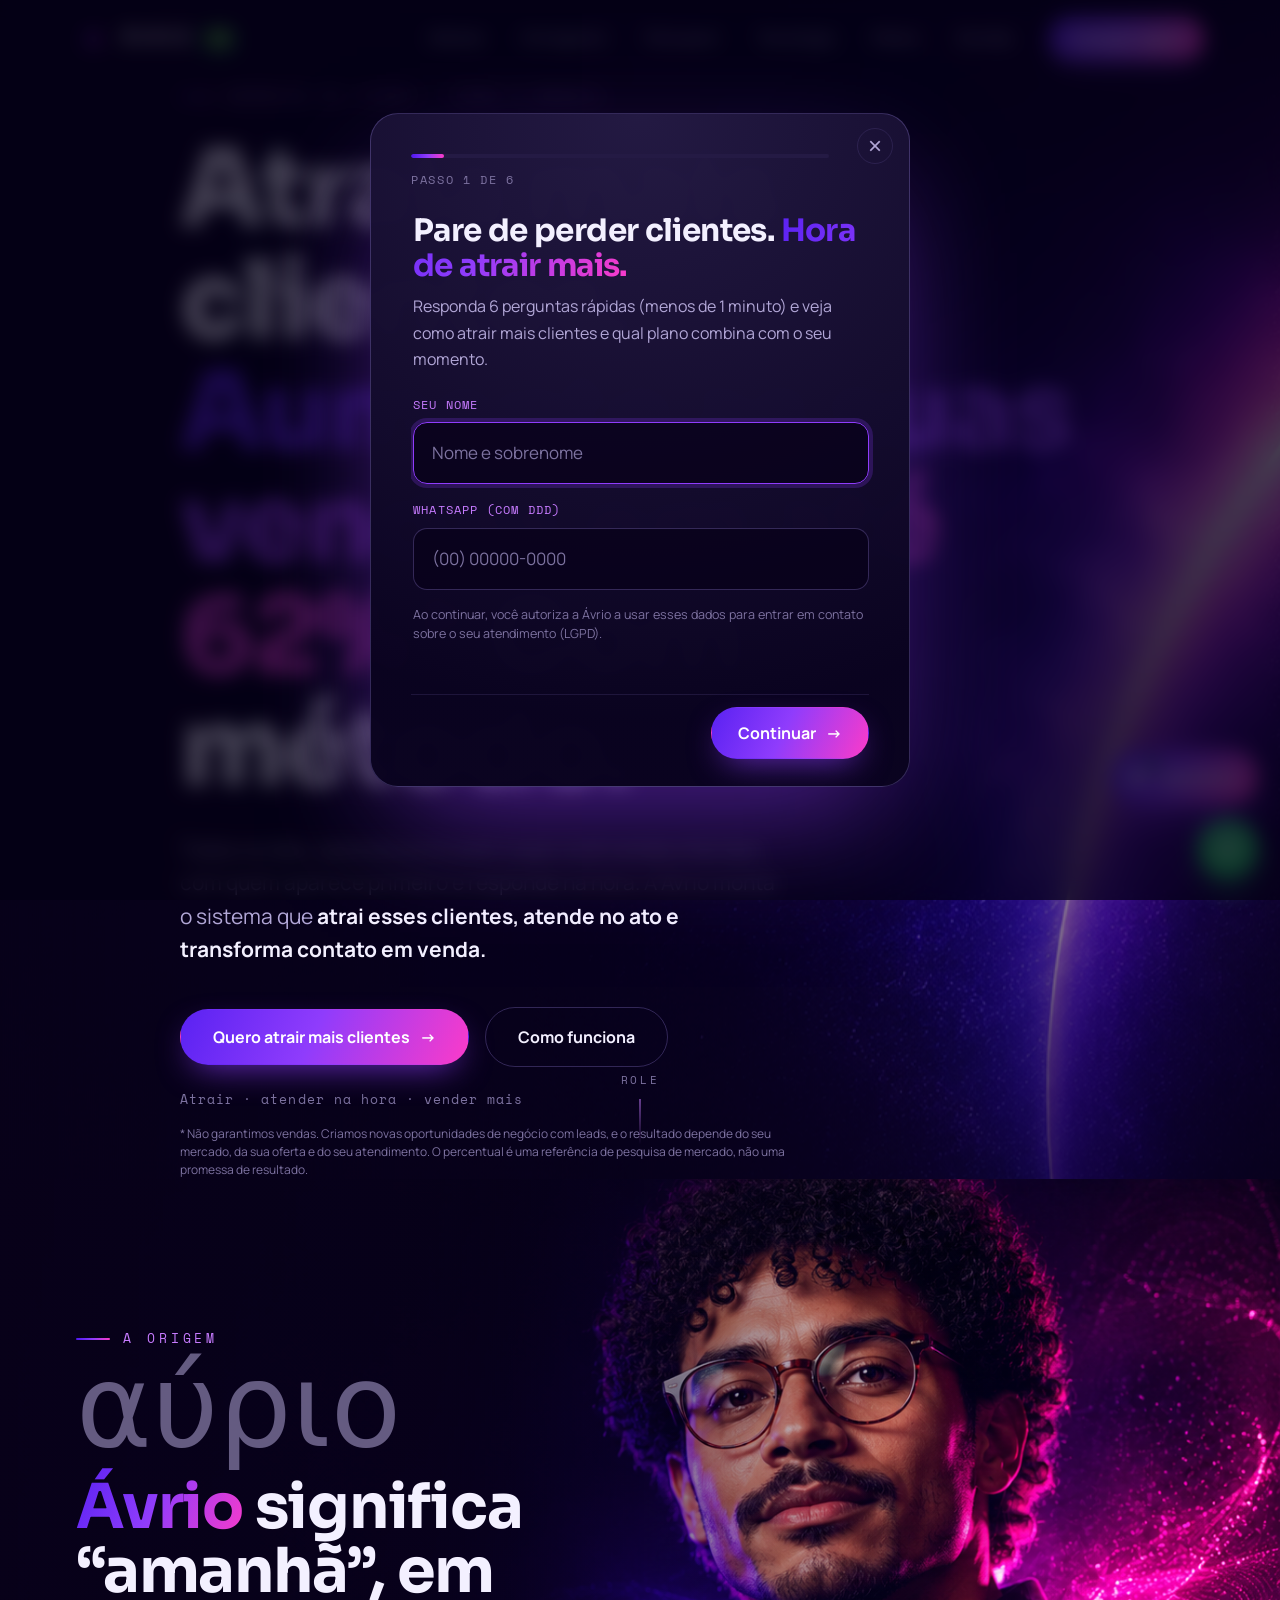
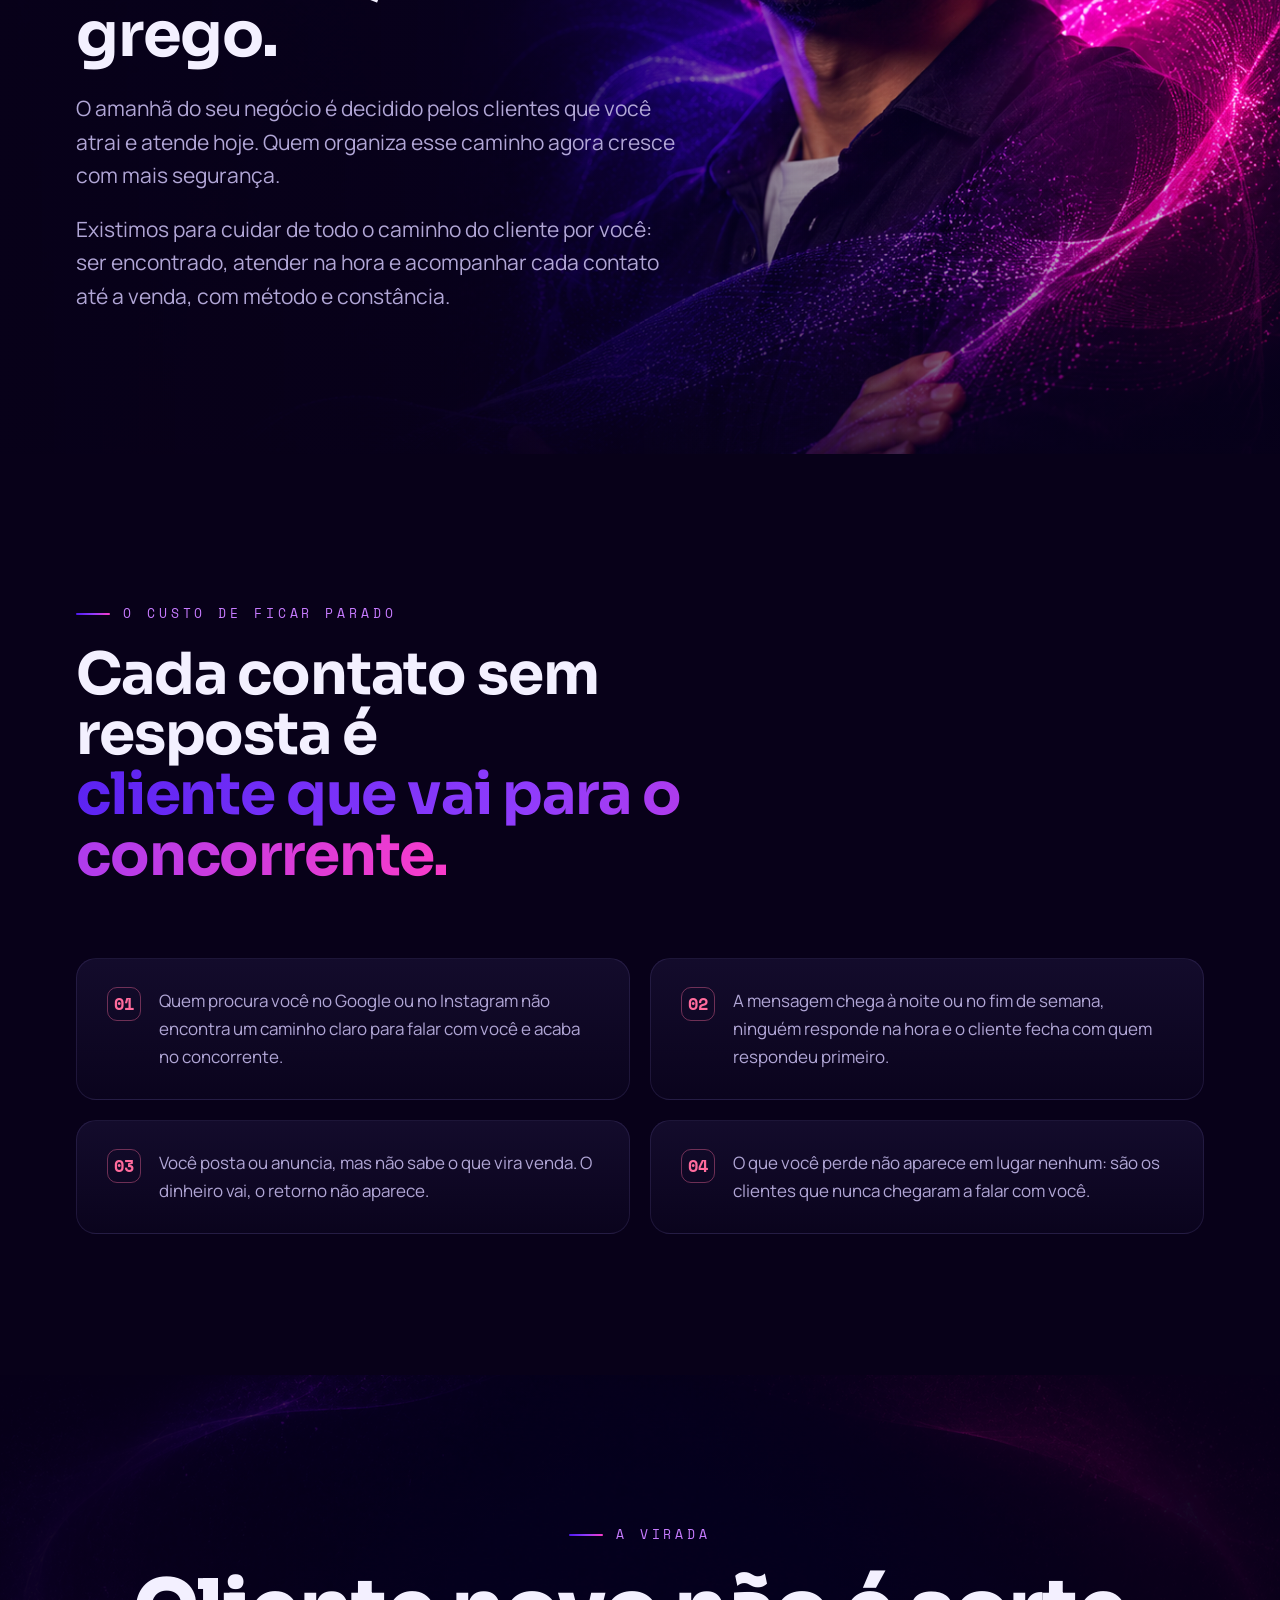
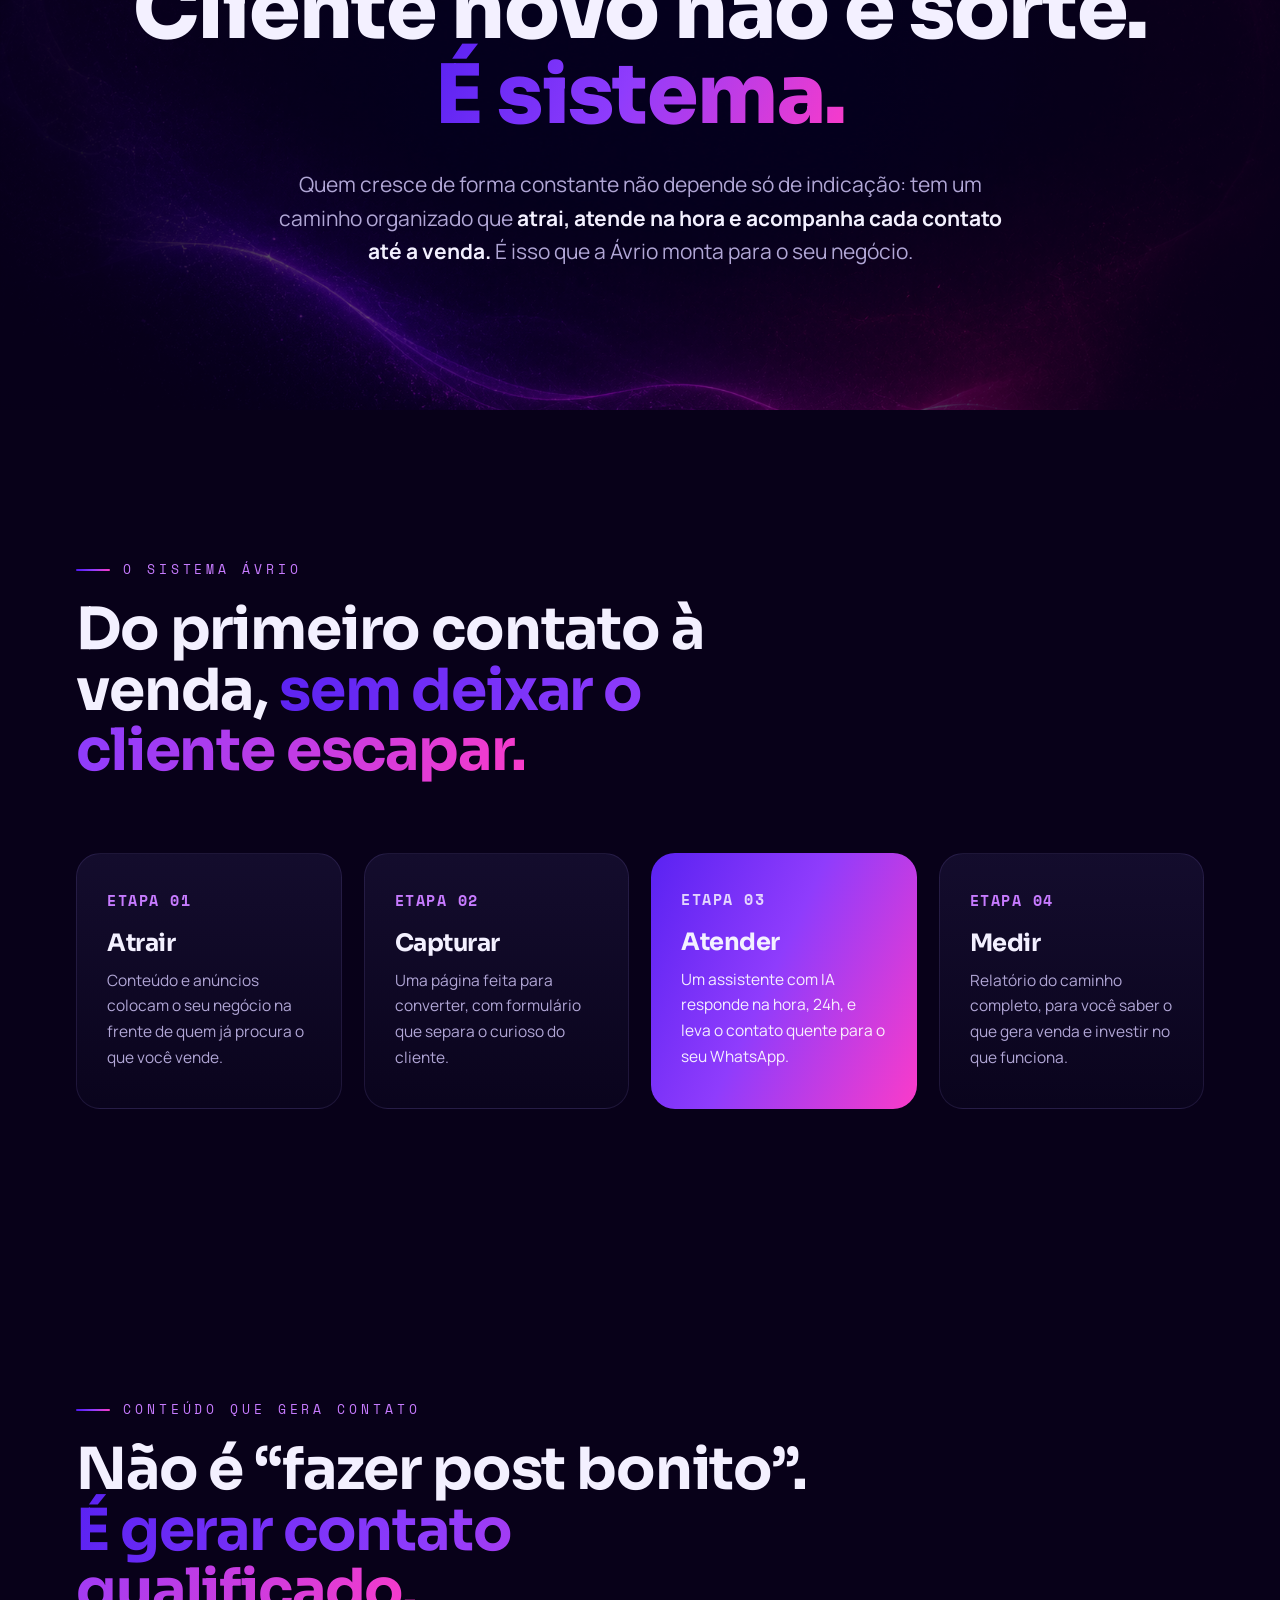
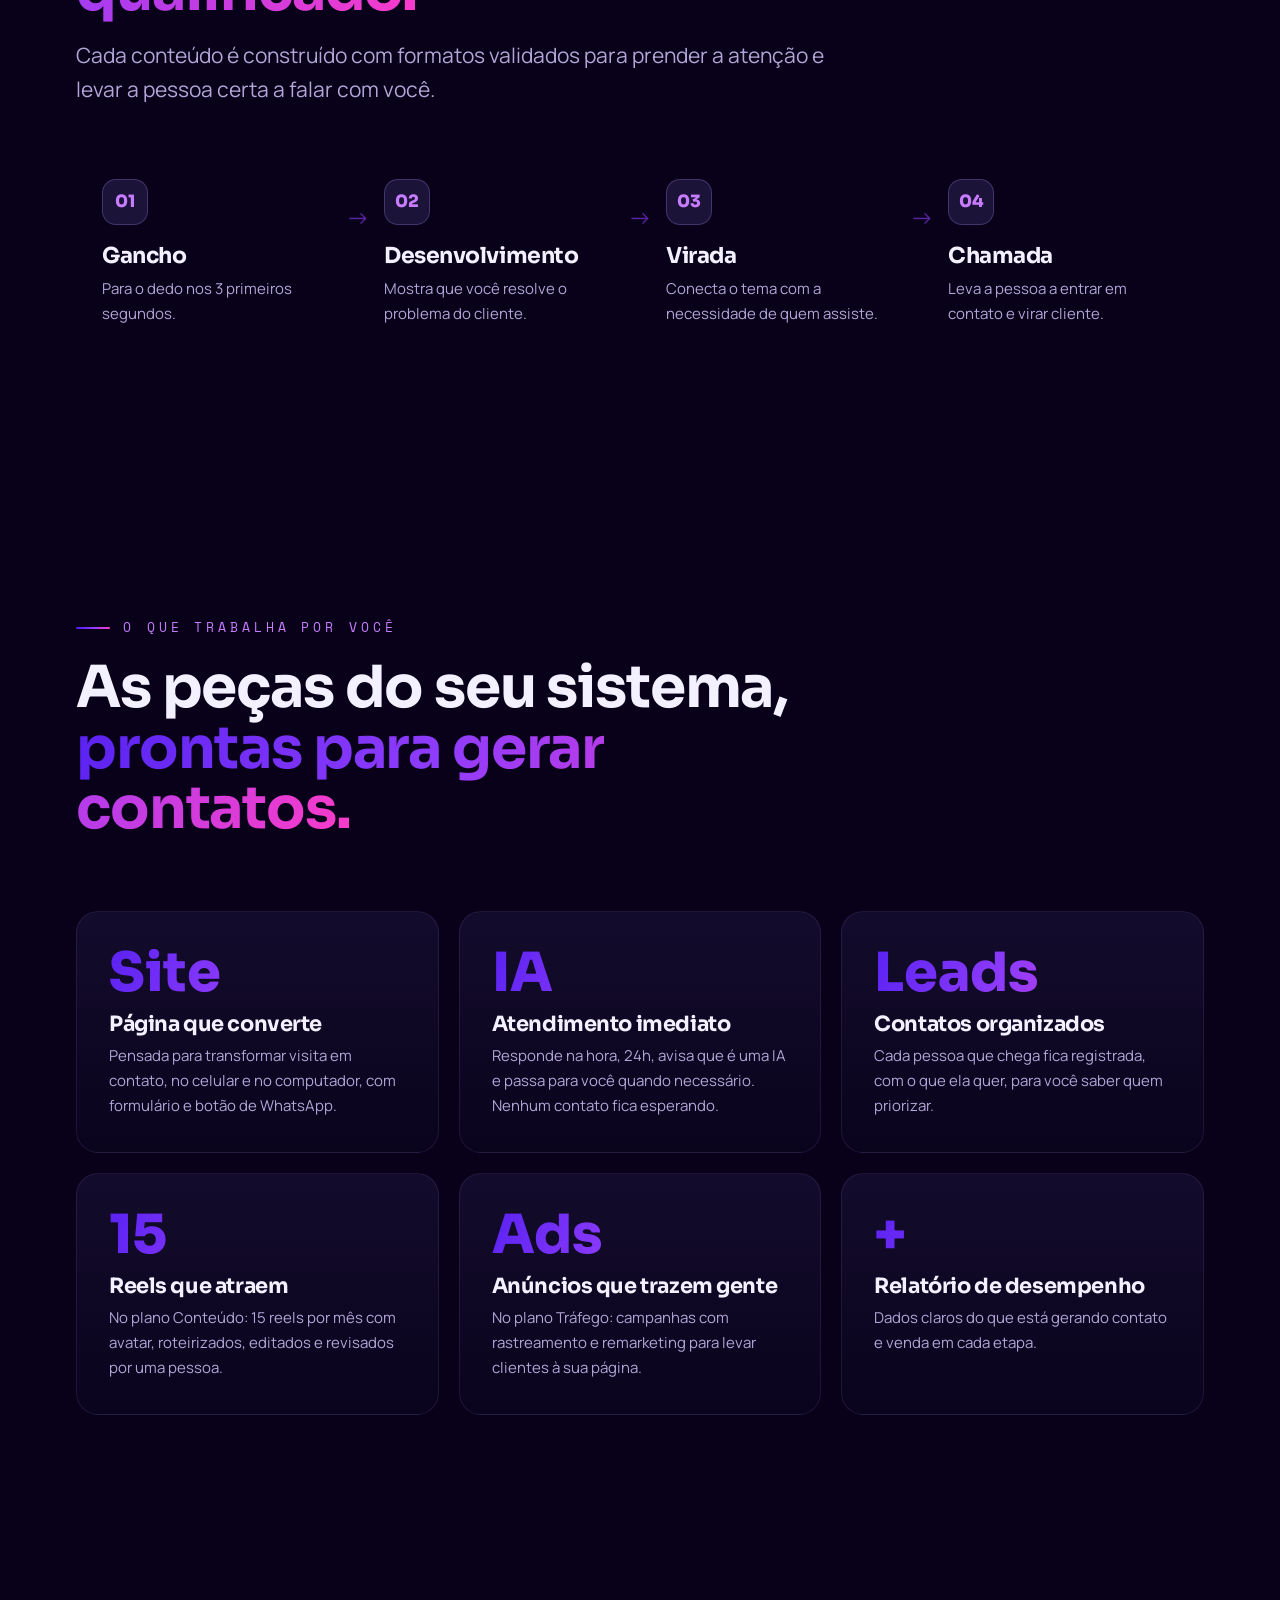
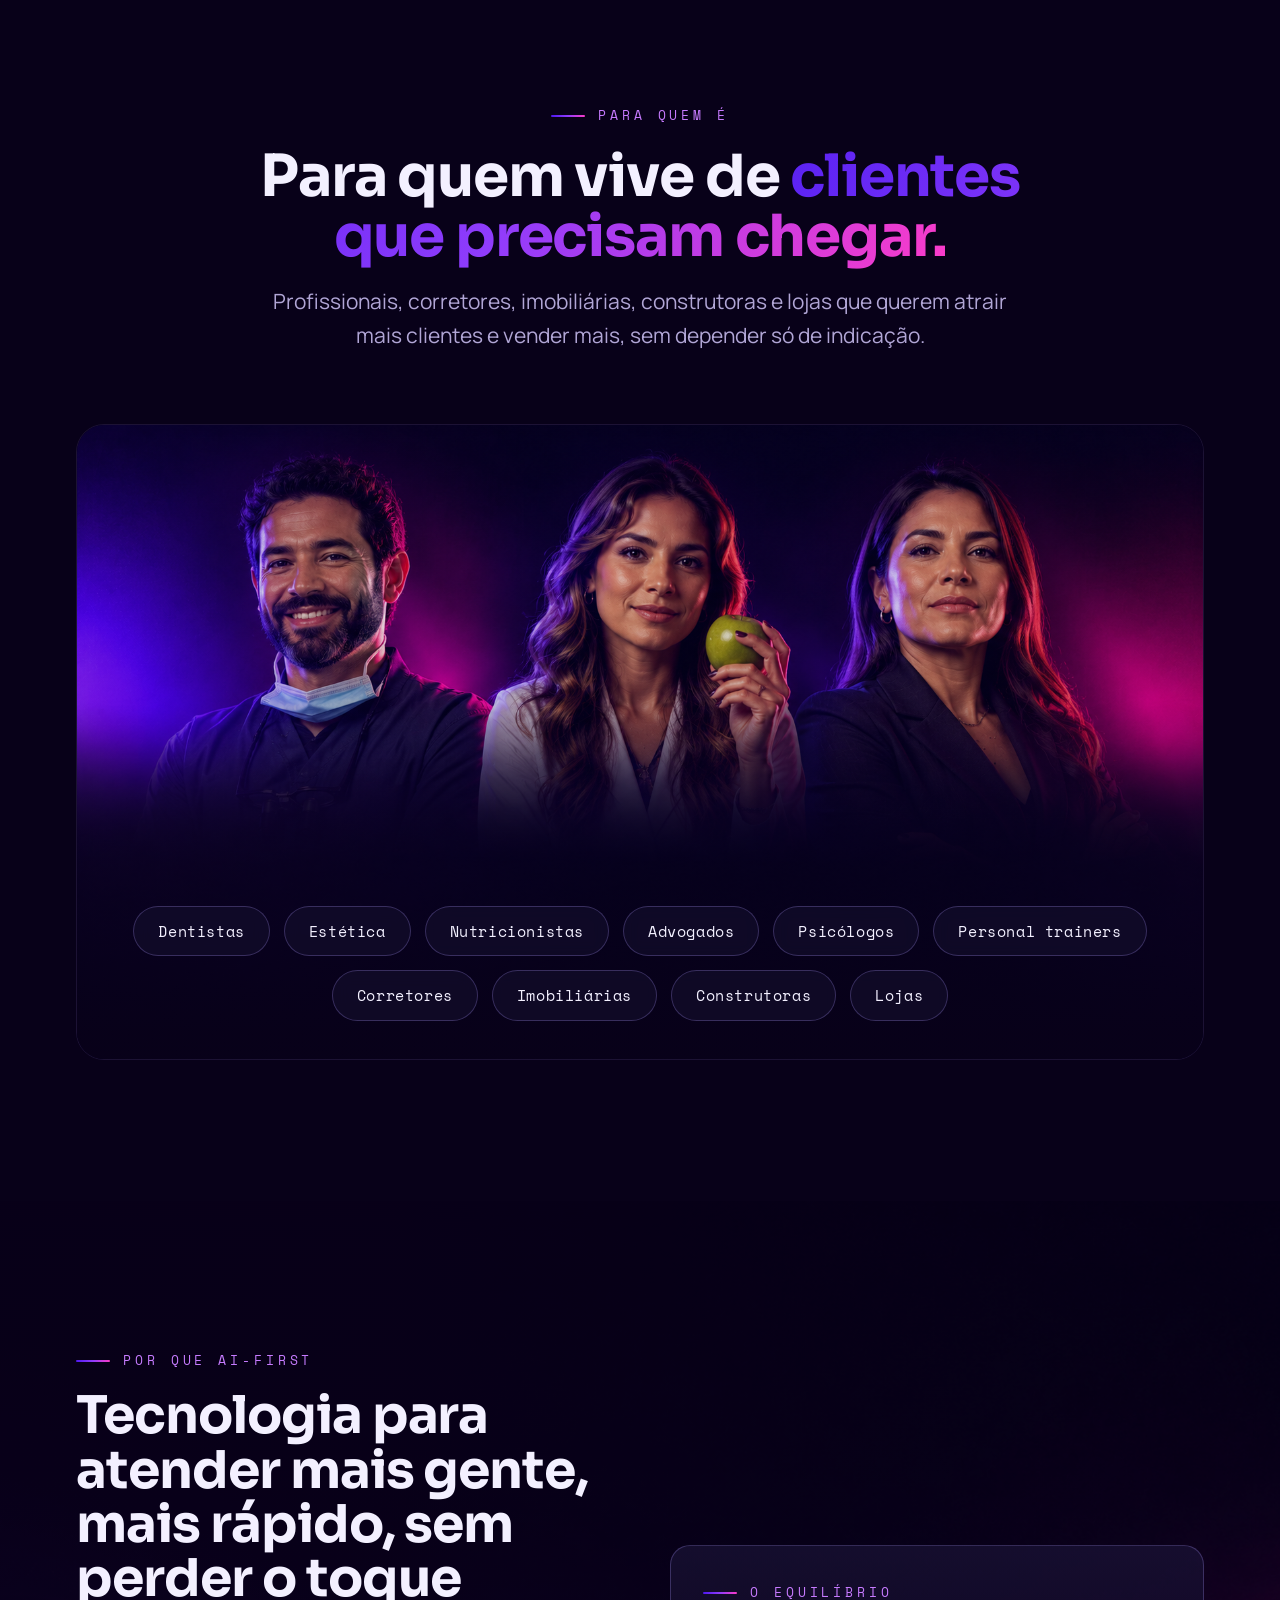
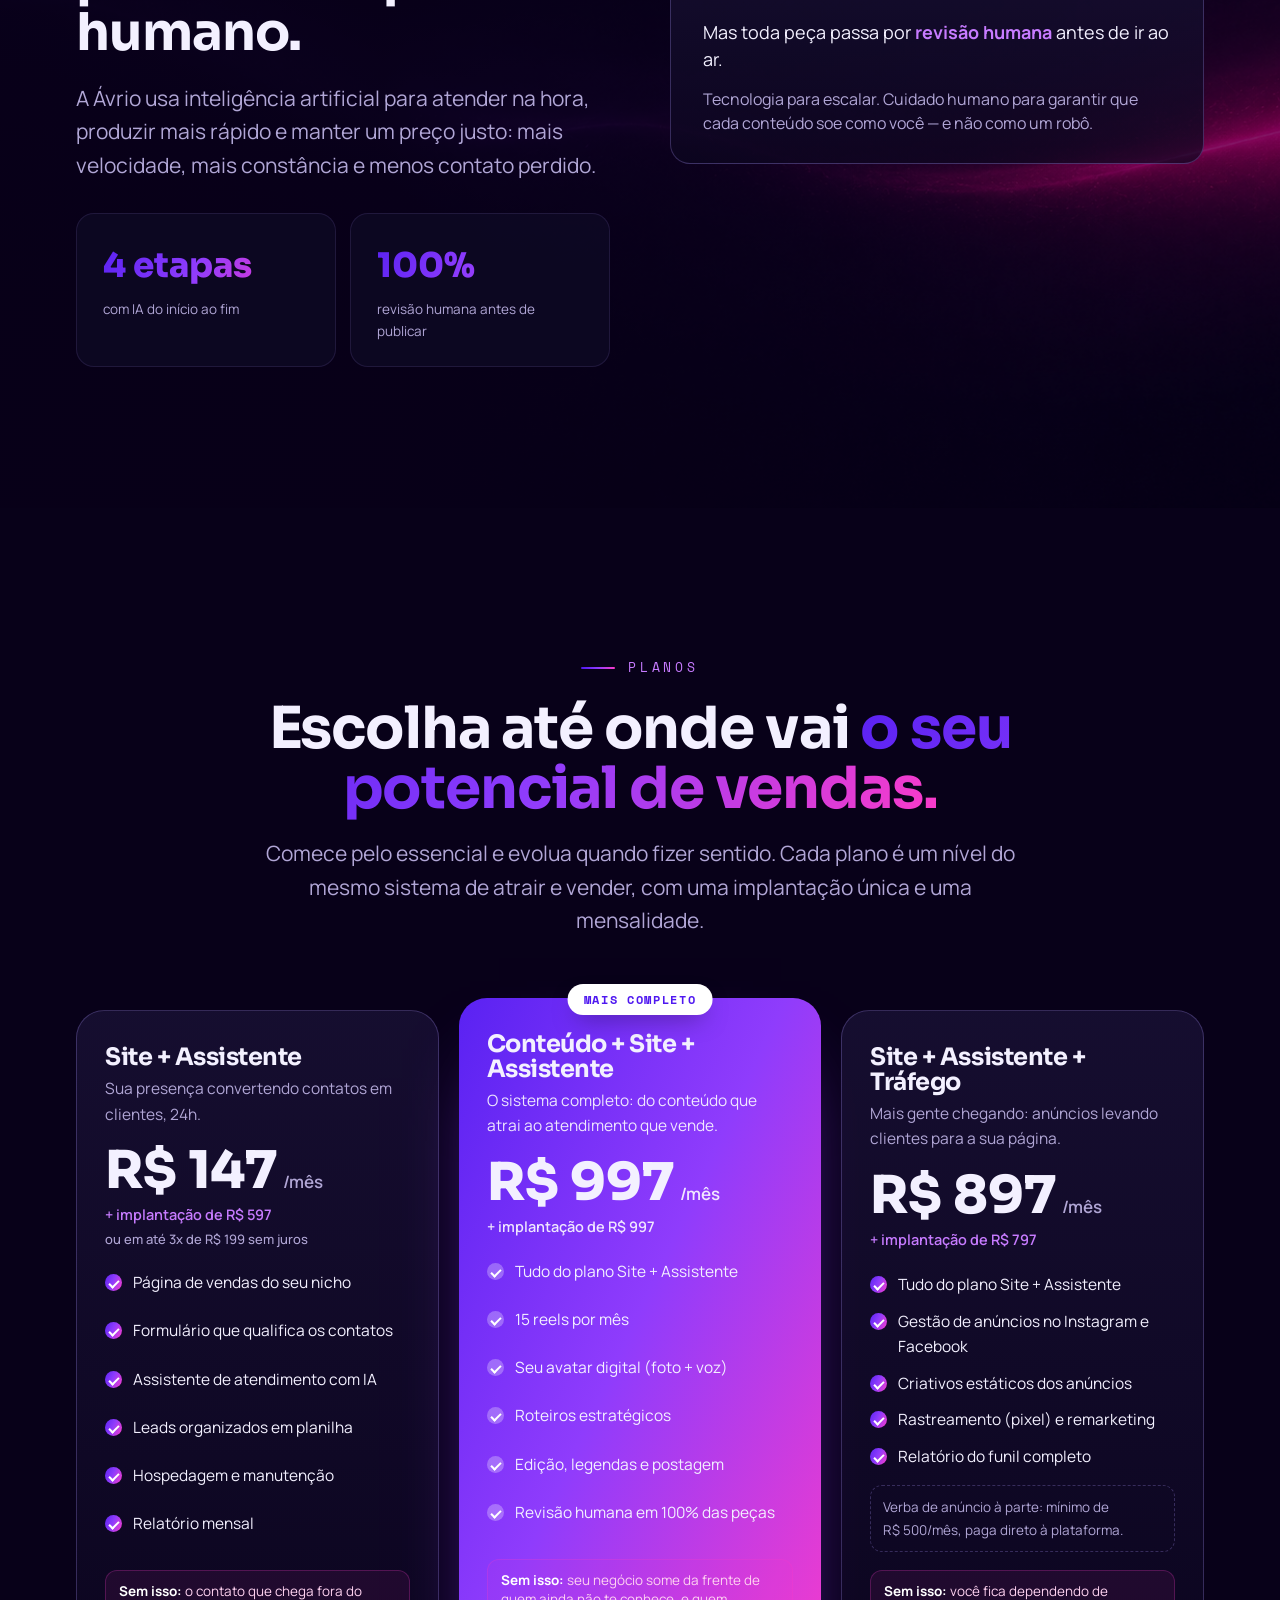
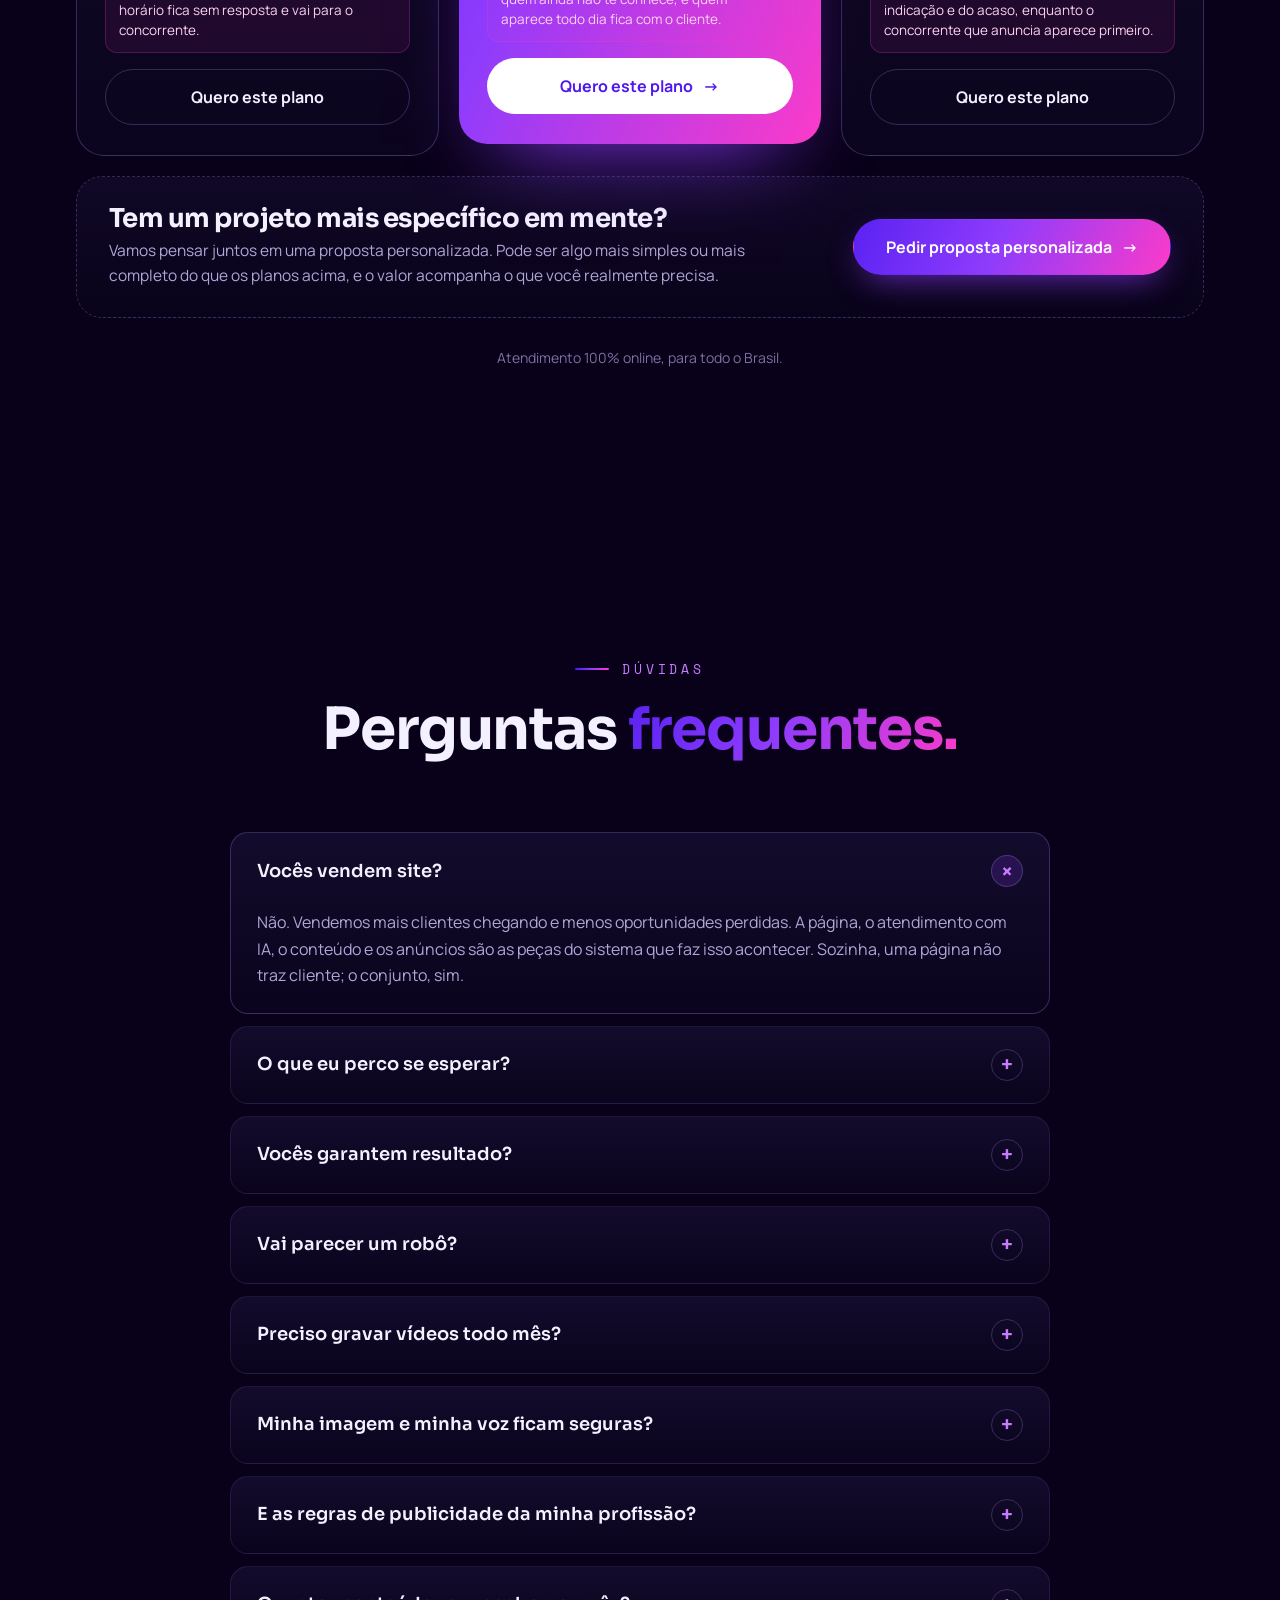
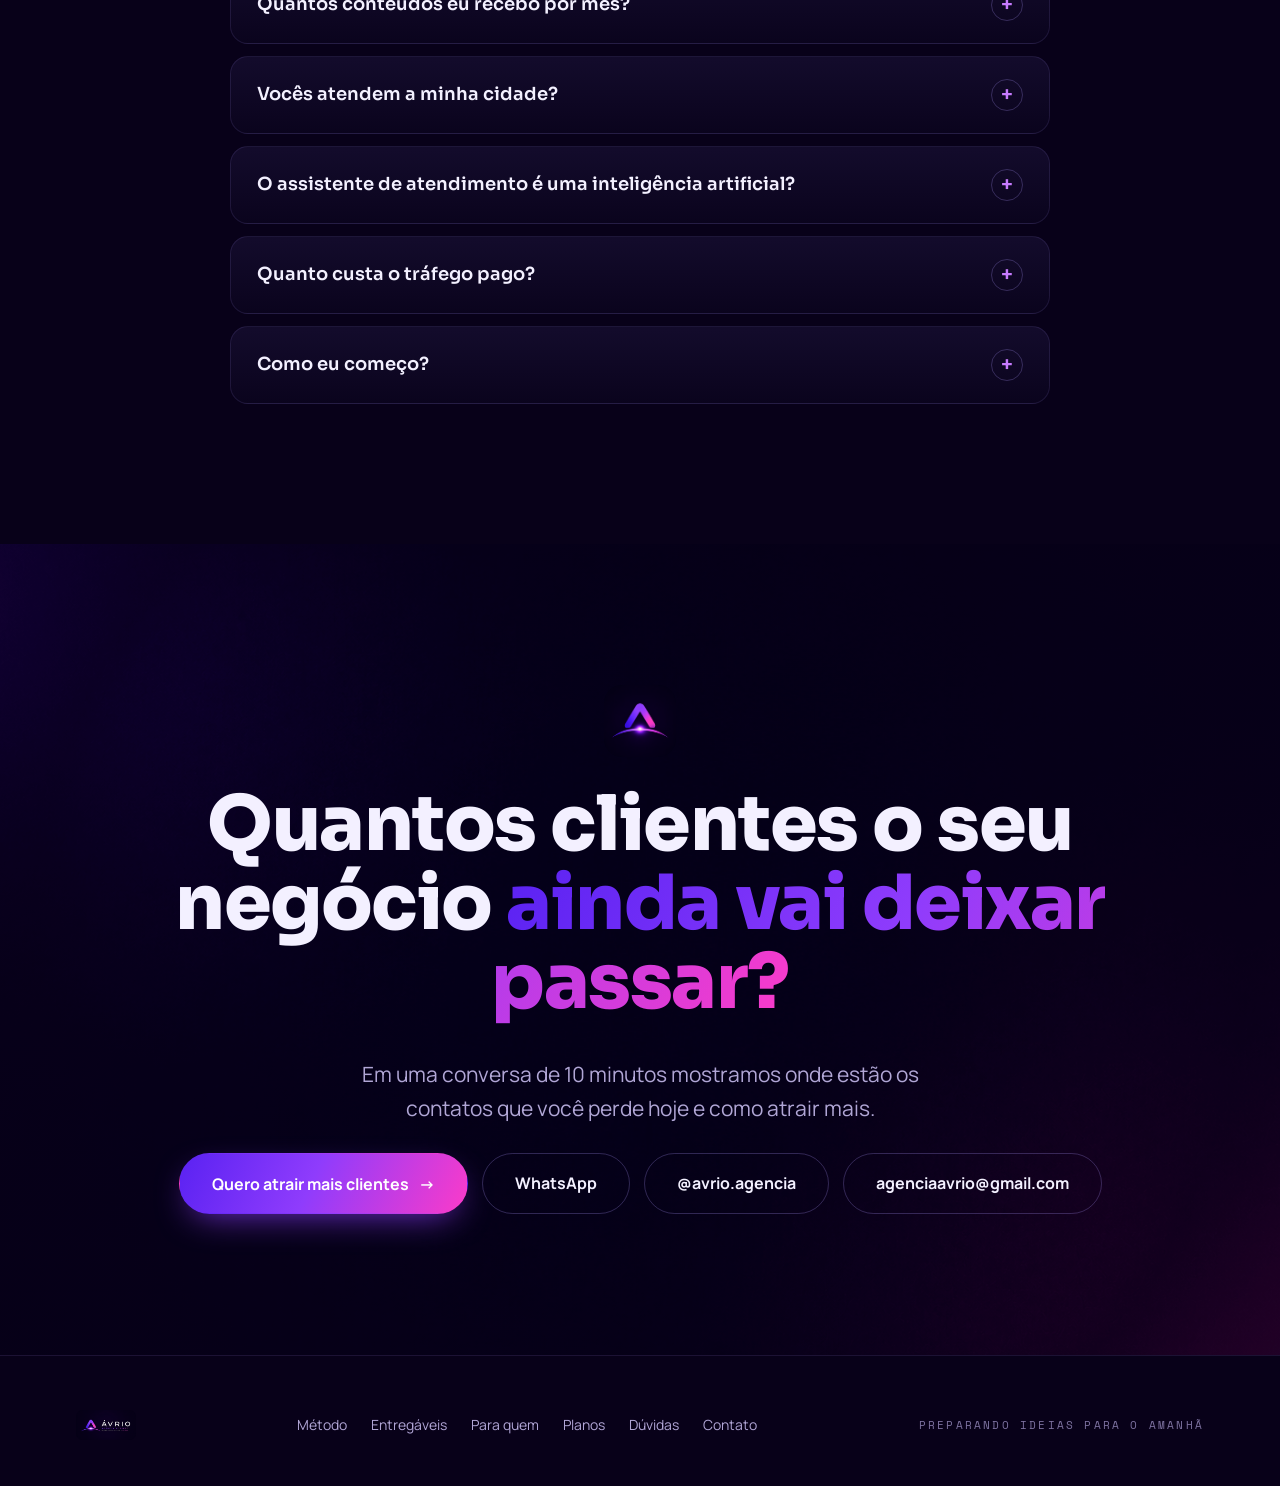
<file: index.html>
<!DOCTYPE html>
<html lang="pt-BR">
<head>
<meta charset="UTF-8">
<meta name="viewport" content="width=device-width, initial-scale=1.0">
<title>Agência Ávrio — Atraia mais clientes e aumente as suas vendas</title>
<meta name="description" content="A Ávrio monta o sistema que atrai clientes, atende na hora e transforma contato em venda: página que converte, atendimento com IA 24h, conteúdo e anúncios. Para profissionais, corretores, imobiliárias, construtoras e lojas.">
<link rel="icon" href="assets/avrio-icon.png">
<link rel="preconnect" href="https://fonts.googleapis.com">
<link rel="preconnect" href="https://fonts.gstatic.com" crossorigin>
<link href="https://fonts.googleapis.com/css2?family=Sora:wght@300;400;500;600;700;800&family=Manrope:wght@400;500;600;700;800&family=Space+Mono:wght@400;700&display=swap" rel="stylesheet">
<link rel="stylesheet" href="site.css?v=20261027a">
<link rel="stylesheet" href="lead.css?v=20261026b">
<link rel="stylesheet" href="agente.css?v=20261026a">
<!-- Configuração do formulário: preencha SHEETS_URL (Apps Script) e PIXEL_ID (Meta) quando tiver. -->
<script>
window.AVRIO = {
  WHATSAPP: '5563984600461',
  SHEETS_URL: 'https://script.google.com/macros/s/AKfycbyh2CPU4ocPAQhdX-Xh3INMvzzA-BtxgQ8ARyvERZBoJMWDKGtWfdQ6tuEmJ36TgYO3/exec',   // Web App do Google Apps Script
  PIXEL_ID: ''      // ID do Pixel da Meta
};
</script>
</head>
<body>

<!-- ============ HEADER ============ -->
<header class="header" id="header">
  <div class="wrap">
    <a href="#topo" class="brand">
      <img src="assets/avrio-icon.png" alt="Ávrio">
      <span class="bn">ÁVRIO</span>
    </a>
    <span class="flag-br" title="Deus | Pátria | Família" aria-label="Bandeira do Brasil: Deus, Pátria, Família" role="img">
      <svg viewBox="0 0 70 50" width="26" height="19" aria-hidden="true">
        <rect width="70" height="50" rx="3" fill="#009c3b"/>
        <polygon points="35,5.5 64,25 35,44.5 6,25" fill="#ffdf00"/>
        <circle cx="35" cy="25" r="10.5" fill="#002776"/>
        <path d="M24.8 22.6 Q35 18.6 45.2 27.4" stroke="#fff" stroke-width="2.4" fill="none" stroke-linecap="round"/>
      </svg>
    </span>
    <nav class="nav" id="nav">
      <a href="#metodo"><span>Método</span></a>
      <a href="#entregaveis"><span>Entregáveis</span></a>
      <a href="#publico"><span>Para quem</span></a>
      <a href="#ia"><span>Tecnologia</span></a>
      <a href="#oferta"><span>Planos</span></a>
      <a href="#faq"><span>Dúvidas</span></a>
      <button type="button" class="nav-cta" data-open-form="header">Começar agora</button>
    </nav>
    <button class="burger" id="burger" aria-label="Menu"><span></span><span></span><span></span></button>
  </div>
</header>

<!-- ============ HERO ============ -->
<section class="hero" id="topo">
  <div class="hero-bg"></div>
  <div class="wrap">
    <div class="hero-inner">
      <span class="eyebrow reveal in">Agência AI-First · Todo o Brasil</span>
      <h1>
        <span class="reveal in">Atraia mais clientes.</span>
        <span class="grad reveal in d1">Aumente as suas vendas em até 62%*</span>
        <span class="reveal in d2">Com método.</span>
      </h1>
      <p class="lead reveal in d3">Todos os dias, pessoas procuram o que você vende e fecham com quem aparece primeiro e responde na hora. A Ávrio monta o sistema que <strong style="color:var(--text)">atrai esses clientes, atende no ato e transforma contato em venda.</strong></p>
      <div class="hero-actions reveal in d4">
        <button type="button" class="btn btn-primary" data-open-form="hero">Quero atrair mais clientes <span class="arrow">→</span></button>
        <a href="#metodo" class="btn btn-ghost">Como funciona</a>
      </div>
      <p class="hero-note reveal in d4">Atrair · atender na hora · vender mais</p>
      <p class="hero-fine reveal in d4">* Não garantimos vendas. Criamos novas oportunidades de negócio com leads, e o resultado depende do seu mercado, da sua oferta e do seu atendimento. O percentual é uma referência de pesquisa de mercado, não uma promessa de resultado.</p>
    </div>
  </div>
  <div class="scroll-cue"><span>Role</span><span class="line"></span></div>
</section>
<!-- ============ MANIFESTO (o nome) ============ -->
<section class="sec manifesto-sec" id="sobre">
  <div class="manifesto-bg"></div>
  <div class="wrap">
    <div class="manifesto-inner">
      <div class="reveal">
        <span class="eyebrow">A origem</span>
        <div class="greek">αύριο</div>
        <h2 style="font-size:clamp(34px,5vw,62px); margin:10px 0 24px;"><span class="grad">Ávrio</span> significa<br>“amanhã”, em grego.</h2>
        <p class="lead">O amanhã do seu negócio é decidido pelos clientes que você atrai e atende hoje. Quem organiza esse caminho agora cresce com mais segurança.</p>
        <p class="lead" style="margin-top:20px;">Existimos para cuidar de todo o caminho do cliente por você: ser encontrado, atender na hora e acompanhar cada contato até a venda, com método e constância.</p>
      </div>
    </div>
  </div>
</section>

<!-- ============ PROBLEMA ============ -->
<section class="sec problem" id="problema">
  <div class="wrap">
    <div class="sec-head reveal">
      <span class="eyebrow">O custo de ficar parado</span>
      <h2>Cada contato sem resposta é<br><span class="grad">cliente que vai para o concorrente.</span></h2>
    </div>
    <div class="problem-grid">
      <div class="pain reveal"><span class="x">01</span><p>Quem procura você no Google ou no Instagram não encontra um caminho claro para falar com você e acaba no concorrente.</p></div>
      <div class="pain reveal d1"><span class="x">02</span><p>A mensagem chega à noite ou no fim de semana, ninguém responde na hora e o cliente fecha com quem respondeu primeiro.</p></div>
      <div class="pain reveal d2"><span class="x">03</span><p>Você posta ou anuncia, mas não sabe o que vira venda. O dinheiro vai, o retorno não aparece.</p></div>
      <div class="pain reveal d3"><span class="x">04</span><p>O que você perde não aparece em lugar nenhum: são os clientes que nunca chegaram a falar com você.</p></div>
    </div>
  </div>
</section>
<!-- ============ A VIRADA ============ -->
<section class="sec turn" id="virada">
  <div class="turn-bg"></div>
  <div class="wrap">
    <span class="eyebrow center reveal">A virada</span>
    <h2 class="reveal d1" style="margin:22px 0 30px;">Cliente novo não é sorte.<br><span class="grad">É sistema.</span></h2>
    <p class="lead reveal d2" style="max-width:740px; margin:0 auto;">Quem cresce de forma constante não depende só de indicação: tem um caminho organizado que <strong style="color:var(--text)">atrai, atende na hora e acompanha cada contato até a venda.</strong> É isso que a Ávrio monta para o seu negócio.</p>
  </div>
</section>
<!-- ============ SISTEMA (como funciona) ============ -->
<section class="sec" id="metodo">
  <div class="wrap">
    <div class="sec-head reveal">
      <span class="eyebrow">O sistema Ávrio</span>
      <h2>Do primeiro contato à venda, <span class="grad">sem deixar o cliente escapar.</span></h2>
    </div>
    <div class="steps">
      <div class="step reveal">
        <div class="sn">ETAPA 01</div>
        <h3>Atrair</h3>
        <p>Conteúdo e anúncios colocam o seu negócio na frente de quem já procura o que você vende.</p>
      </div>
      <div class="step reveal d1">
        <div class="sn">ETAPA 02</div>
        <h3>Capturar</h3>
        <p>Uma página feita para converter, com formulário que separa o curioso do cliente.</p>
      </div>
      <div class="step feature reveal d2">
        <div class="sn">ETAPA 03</div>
        <h3>Atender</h3>
        <p>Um assistente com IA responde na hora, 24h, e leva o contato quente para o seu WhatsApp.</p>
      </div>
      <div class="step reveal d3">
        <div class="sn">ETAPA 04</div>
        <h3>Medir</h3>
        <p>Relatório do caminho completo, para você saber o que gera venda e investir no que funciona.</p>
      </div>
    </div>
  </div>
</section>
<!-- ============ METODOLOGIA ============ -->
<section class="sec method" id="metodologia">
  <div class="wrap">
    <div class="sec-head reveal">
      <span class="eyebrow">Conteúdo que gera contato</span>
      <h2>Não é “fazer post bonito”.<br><span class="grad">É gerar contato qualificado.</span></h2>
      <p class="lead" style="margin-top:18px;">Cada conteúdo é construído com formatos validados para prender a atenção e levar a pessoa certa a falar com você.</p>
    </div>
    <div class="method-flow">
      <div class="mnode reveal"><div class="dot">01</div><h3>Gancho</h3><p>Para o dedo nos 3 primeiros segundos.</p></div>
      <div class="mnode reveal d1"><div class="dot">02</div><h3>Desenvolvimento</h3><p>Mostra que você resolve o problema do cliente.</p></div>
      <div class="mnode reveal d2"><div class="dot">03</div><h3>Virada</h3><p>Conecta o tema com a necessidade de quem assiste.</p></div>
      <div class="mnode reveal d3"><div class="dot">04</div><h3>Chamada</h3><p>Leva a pessoa a entrar em contato e virar cliente.</p></div>
    </div>
  </div>
</section>
<!-- ============ ENTREGÁVEIS ============ -->
<section class="sec" id="entregaveis">
  <div class="wrap">
    <div class="sec-head reveal">
      <span class="eyebrow">O que trabalha por você</span>
      <h2>As peças do seu sistema, <span class="grad">prontas para gerar contatos.</span></h2>
    </div>
    <div class="deliv">
      <div class="dcard reveal"><div class="num grad">Site</div><h3>Página que converte</h3><p>Pensada para transformar visita em contato, no celular e no computador, com formulário e botão de WhatsApp.</p></div>
      <div class="dcard reveal d1"><div class="num grad">IA</div><h3>Atendimento imediato</h3><p>Responde na hora, 24h, avisa que é uma IA e passa para você quando necessário. Nenhum contato fica esperando.</p></div>
      <div class="dcard reveal d2"><div class="num grad">Leads</div><h3>Contatos organizados</h3><p>Cada pessoa que chega fica registrada, com o que ela quer, para você saber quem priorizar.</p></div>
      <div class="dcard reveal"><div class="num grad">15</div><h3>Reels que atraem</h3><p>No plano Conteúdo: 15 reels por mês com avatar, roteirizados, editados e revisados por uma pessoa.</p></div>
      <div class="dcard reveal d1"><div class="num grad">Ads</div><h3>Anúncios que trazem gente</h3><p>No plano Tráfego: campanhas com rastreamento e remarketing para levar clientes à sua página.</p></div>
      <div class="dcard reveal d2"><div class="num grad">+</div><h3>Relatório de desempenho</h3><p>Dados claros do que está gerando contato e venda em cada etapa.</p></div>
    </div>
  </div>
</section>
<!-- ============ DEMONSTRAÇÃO (ative quando tiver o vídeo) ============
<section class="sec demo" id="demo">
  <div class="wrap">
    <div class="sec-head center reveal">
      <span class="eyebrow center">Veja na prática</span>
      <h2>Um avatar <span class="grad">que fala por você.</span></h2>
    </div>
    <div class="demo-frame reveal d1">
      <video controls playsinline preload="metadata" poster="assets/demo-poster.jpg">
        <source src="assets/demo.mp4" type="video/mp4">
      </video>
    </div>
  </div>
</section>
-->

<!-- ============ PARA QUEM É ============ -->
<section class="sec audience" id="publico">
  <div class="wrap">
    <div class="sec-head center reveal">
      <span class="eyebrow center">Para quem é</span>
      <h2>Para quem vive de <span class="grad">clientes que precisam chegar.</span></h2>
      <p class="lead" style="margin-top:18px;">Profissionais, corretores, imobiliárias, construtoras e lojas que querem atrair mais clientes e vender mais, sem depender só de indicação.</p>
    </div>
    <div class="aud-photo reveal d1">
      <img src="assets/audience.png" alt="Profissionais">
      <div class="ov"></div>
      <div class="chips">
        <a class="chip" href="demo/dentista/" target="_blank" rel="noopener" aria-label="Ver o protótipo de site para dentistas (abre em nova aba)">Dentistas</a>
        <a class="chip" href="demo/estetica/" target="_blank" rel="noopener" aria-label="Ver o protótipo de site para estética (abre em nova aba)">Estética</a>
        <a class="chip" href="demo/nutricionista/" target="_blank" rel="noopener" aria-label="Ver o protótipo de site para nutricionistas (abre em nova aba)">Nutricionistas</a>
        <a class="chip" href="demo/advogado/" target="_blank" rel="noopener" aria-label="Ver o protótipo de site para advogados (abre em nova aba)">Advogados</a>
        <a class="chip" href="demo/psicologo/" target="_blank" rel="noopener" aria-label="Ver o protótipo de site para psicólogos (abre em nova aba)">Psicólogos</a>
        <a class="chip" href="demo/personal/" target="_blank" rel="noopener" aria-label="Ver o protótipo de site para personal trainers (abre em nova aba)">Personal trainers</a>
        <a class="chip" href="demo/corretor/" target="_blank" rel="noopener" aria-label="Ver o protótipo de site para corretores (abre em nova aba)">Corretores</a>
        <a class="chip" href="demo/imobiliaria/" target="_blank" rel="noopener" aria-label="Ver o protótipo de site para imobiliárias (abre em nova aba)">Imobiliárias</a>
        <a class="chip" href="demo/construtora/" target="_blank" rel="noopener" aria-label="Ver o protótipo de site para construtoras (abre em nova aba)">Construtoras</a>
        <a class="chip" href="demo/loja/" target="_blank" rel="noopener" aria-label="Ver o protótipo de site para lojas (abre em nova aba)">Lojas</a>
      </div>
    </div>
  </div>
</section>
<!-- ============ AI-FIRST ============ -->
<section class="sec ai" id="ia">
  <div class="ai-bg"></div>
  <div class="wrap">
    <div class="ai-grid">
      <div class="reveal">
        <span class="eyebrow">Por que AI-first</span>
        <h2 style="font-size:clamp(30px,4.5vw,52px); margin:18px 0 22px;">Tecnologia para atender mais gente, mais rápido, sem perder o toque humano.</h2>
        <p class="lead">A Ávrio usa inteligência artificial para atender na hora, produzir mais rápido e manter um preço justo: mais velocidade, mais constância e menos contato perdido.</p>
        <div class="ai-stats">
          <div class="stat"><div class="v grad">4 etapas</div><div class="l">com IA do início ao fim</div></div>
          <div class="stat"><div class="v grad">100%</div><div class="l">revisão humana antes de publicar</div></div>
        </div>
      </div>
      <div class="reveal d2">
        <div class="human-note">
          <span class="eyebrow">O equilíbrio</span>
          <p style="margin-top:16px;">Mas toda peça passa por <span style="color:var(--glow);font-weight:700;">revisão humana</span> antes de ir ao ar.</p>
          <p style="margin-top:14px; color:var(--muted); font-size:16px;">Tecnologia para escalar. Cuidado humano para garantir que cada conteúdo soe como você — e não como um robô.</p>
        </div>
      </div>
    </div>
  </div>
</section>

<!-- ============ PLANOS ============ -->
<section class="sec offer" id="oferta">
  <div class="wrap">
    <div class="sec-head center reveal">
      <span class="eyebrow center">Planos</span>
      <h2>Escolha até onde vai <span class="grad">o seu potencial de vendas.</span></h2>
      <p class="lead" style="margin-top:18px;">Comece pelo essencial e evolua quando fizer sentido. Cada plano é um nível do mesmo sistema de atrair e vender, com uma implantação única e uma mensalidade.</p>
    </div>
    <div class="plans">
      <article class="plan reveal">
        <h3>Site + Assistente</h3>
        <p class="pd">Sua presença convertendo contatos em clientes, 24h.</p>
        <div class="pp"><b>R$&nbsp;147</b><span>/mês</span></div>
        <div class="pi">+ implantação de R$&nbsp;597<br><span class="pi-sub">ou em até 3x de R$&nbsp;199 sem juros</span></div>
        <ul>
          <li>Página de vendas do seu nicho</li>
          <li>Formulário que qualifica os contatos</li>
          <li>Assistente de atendimento com IA</li>
          <li>Leads organizados em planilha</li>
          <li>Hospedagem e manutenção</li>
          <li>Relatório mensal</li>
        </ul>
        <p class="why"><b>Sem isso:</b> o contato que chega fora do horário fica sem resposta e vai para o concorrente.</p>
        <button type="button" class="btn btn-ghost" data-open-form="plano-site">Quero este plano</button>
      </article>
      <article class="plan feature reveal d1">
        <span class="badge">Mais completo</span>
        <h3>Conteúdo + Site + Assistente</h3>
        <p class="pd">O sistema completo: do conteúdo que atrai ao atendimento que vende.</p>
        <div class="pp"><b>R$&nbsp;997</b><span>/mês</span></div>
        <div class="pi">+ implantação de R$&nbsp;997</div>
        <ul>
          <li>Tudo do plano Site + Assistente</li>
          <li>15 reels por mês</li>
          <li>Seu avatar digital (foto + voz)</li>
          <li>Roteiros estratégicos</li>
          <li>Edição, legendas e postagem</li>
          <li>Revisão humana em 100% das peças</li>
        </ul>
        <p class="why"><b>Sem isso:</b> seu negócio some da frente de quem ainda não te conhece, e quem aparece todo dia fica com o cliente.</p>
        <button type="button" class="btn btn-primary" data-open-form="plano-conteudo">Quero este plano <span class="arrow">→</span></button>
      </article>
      <article class="plan reveal d2">
        <h3>Site + Assistente + Tráfego</h3>
        <p class="pd">Mais gente chegando: anúncios levando clientes para a sua página.</p>
        <div class="pp"><b>R$&nbsp;897</b><span>/mês</span></div>
        <div class="pi">+ implantação de R$&nbsp;797</div>
        <ul>
          <li>Tudo do plano Site + Assistente</li>
          <li>Gestão de anúncios no Instagram e Facebook</li>
          <li>Criativos estáticos dos anúncios</li>
          <li>Rastreamento (pixel) e remarketing</li>
          <li>Relatório do funil completo</li>
        </ul>
        <p class="pnote">Verba de anúncio à parte: mínimo de R$&nbsp;500/mês, paga direto à plataforma.</p>
        <p class="why"><b>Sem isso:</b> você fica dependendo de indicação e do acaso, enquanto o concorrente que anuncia aparece primeiro.</p>
        <button type="button" class="btn btn-ghost" data-open-form="plano-trafego">Quero este plano</button>
      </article>
    </div>
    <div class="custom-plan reveal">
      <div>
        <h3>Tem um projeto mais específico em mente?</h3>
        <p>Vamos pensar juntos em uma proposta personalizada. Pode ser algo mais simples ou mais completo do que os planos acima, e o valor acompanha o que você realmente precisa.</p>
      </div>
      <button type="button" class="btn btn-primary" data-open-form="proposta-personalizada">Pedir proposta personalizada <span class="arrow">→</span></button>
    </div>
    <p class="offer-foot" style="text-align:center;margin-top:28px;">Atendimento 100% online, para todo o Brasil.</p>
  </div>
</section>

<!-- ============ FAQ ============ -->
<section class="sec faq" id="faq">
  <div class="wrap">
    <div class="sec-head center reveal">
      <span class="eyebrow center">Dúvidas</span>
      <h2>Perguntas <span class="grad">frequentes.</span></h2>
    </div>
    <div class="faq-list reveal d1">
      <details open>
        <summary>Vocês vendem site?</summary>
        <p>Não. Vendemos mais clientes chegando e menos oportunidades perdidas. A página, o atendimento com IA, o conteúdo e os anúncios são as peças do sistema que faz isso acontecer. Sozinha, uma página não traz cliente; o conjunto, sim.</p>
      </details>
      <details>
        <summary>O que eu perco se esperar?</summary>
        <p>Todo contato que chega e não recebe resposta rápida tende a ir para quem respondeu primeiro. Cada semana sem um caminho organizado é mais gente procurando o que você vende e fechando em outro lugar.</p>
      </details>
      <details>
        <summary>Vocês garantem resultado?</summary>
        <p>Não prometemos resultado, e quem promete está vendendo ilusão. O que fazemos é montar o sistema que atrai, atende na hora e acompanha cada contato, e medir tudo para você investir no que funciona.</p>
      </details>
      <details>
        <summary>Vai parecer um robô?</summary>
        <p>O avatar é criado a partir da sua foto e da sua voz, e toda peça passa por revisão humana antes de ir ao ar, para garantir que o conteúdo soe como você.</p>
      </details>
      <details>
        <summary>Preciso gravar vídeos todo mês?</summary>
        <p>Depende do plano. No plano com conteúdo, você participa só no início: uma foto e alguns minutos de gravação da sua voz para criar o avatar. Depois disso, a gente cuida de roteiro, edição e postagem.</p>
      </details>
      <details>
        <summary>Minha imagem e minha voz ficam seguras?</summary>
        <p>Sua imagem e sua voz são usadas apenas para produzir os seus conteúdos, com autorização expressa formalizada em contrato.</p>
      </details>
      <details>
        <summary>E as regras de publicidade da minha profissão?</summary>
        <p>Trabalhamos com conteúdo educativo e informativo, sem promessa de resultado, e nenhuma peça é publicada sem revisão.</p>
      </details>
      <details>
        <summary>Quantos conteúdos eu recebo por mês?</summary>
        <p>No plano Conteúdo + Site + Assistente são 15 reels por mês, mais o relatório. Os planos só de site ou com tráfego não incluem reels.</p>
      </details>
      <details>
        <summary>Vocês atendem a minha cidade?</summary>
        <p>Sim. O atendimento é 100% online e atendemos profissionais de todo o Brasil.</p>
      </details>
      <details>
        <summary>O assistente de atendimento é uma inteligência artificial?</summary>
        <p>Sim, e ele avisa isso logo na primeira mensagem. Responde dúvidas básicas, registra o contato e passa para você no WhatsApp. Ele não dá orientação clínica, jurídica ou nutricional.</p>
      </details>
      <details>
        <summary>Quanto custa o tráfego pago?</summary>
        <p>A gestão está no plano Site + Assistente + Tráfego. A verba dos anúncios é paga à parte, direto à plataforma, com mínimo de R$ 500 por mês.</p>
      </details>
      <details>
        <summary>Como eu começo?</summary>
        <p>Preencha o formulário rápido. Em seguida, chamamos você no WhatsApp para entender o seu momento e alinhar os próximos passos.</p>
      </details>
    </div>
  </div>
</section>

<!-- ============ CTA / CONTATO ============ -->
<section class="sec cta" id="contato">
  <div class="cta-bg"></div>
  <div class="wrap">
    <img src="assets/avrio-icon.png" alt="" style="width:72px; border-radius:18px; margin:0 auto 28px;" class="reveal">
    <h2 class="reveal d1">Quantos clientes o seu negócio <span class="grad">ainda vai deixar passar?</span></h2>
    <p class="lead reveal d1" style="max-width:640px; margin:0 auto 28px;">Em uma conversa de 10 minutos mostramos onde estão os contatos que você perde hoje e como atrair mais.</p>
    <div class="cta-contacts reveal d2">
      <button type="button" class="btn btn-primary" data-open-form="cta">Quero atrair mais clientes <span class="arrow">→</span></button>
      <a href="https://wa.me/5563984600461" class="btn btn-ghost" data-wa="cta">WhatsApp</a>
      <a href="https://instagram.com/avrio.agencia" class="btn btn-ghost">@avrio.agencia</a>
      <a href="mailto:agenciaavrio@gmail.com" class="btn btn-ghost">agenciaavrio@gmail.com</a>
    </div>
  </div>
</section>
<!-- ============ FOOTER ============ -->
<footer>
  <div class="wrap">
    <a href="#topo" class="brand"><img src="assets/avrio-horizontal.png" alt="Ávrio"></a>
    <nav class="fnav">
      <a href="#metodo">Método</a>
      <a href="#entregaveis">Entregáveis</a>
      <a href="#publico">Para quem</a>
      <a href="#oferta">Planos</a>
      <a href="#faq">Dúvidas</a>
      <a href="#contato">Contato</a>
    </nav>
    <div class="tagline">Preparando ideias para o amanhã</div>
  </div>
</footer>

<!-- ============ BOTÃO FLUTUANTE WHATSAPP ============ -->
<a class="wa-float" id="waFloat" href="https://wa.me/5563984600461?text=Ol%C3%A1!%20Vim%20pelo%20site%20da%20%C3%81vrio%20e%20quero%20atrair%20mais%20clientes%20para%20o%20meu%20neg%C3%B3cio." target="_blank" rel="noopener" aria-label="Falar no WhatsApp" data-wa="float">
  <span class="wa-tip">Fale com a gente</span>
  <svg viewBox="0 0 32 32" width="30" height="30" aria-hidden="true" focusable="false"><path fill="currentColor" d="M16.04 3C9.4 3 4 8.36 4 14.97c0 2.11.56 4.17 1.62 5.98L4 28l7.25-1.9a12.1 12.1 0 0 0 4.79 1c6.64 0 12.04-5.37 12.04-11.97C28.08 8.36 22.68 3 16.04 3Zm0 21.9a10 10 0 0 1-5.1-1.4l-.37-.22-4.3 1.13 1.15-4.17-.24-.38a9.8 9.8 0 0 1-1.5-5.2c0-5.44 4.46-9.87 9.96-9.87 5.5 0 9.96 4.43 9.96 9.87 0 5.44-4.46 9.88-9.96 9.88Zm5.46-7.4c-.3-.15-1.77-.87-2.04-.97-.28-.1-.48-.15-.68.15-.2.3-.78.97-.95 1.17-.18.2-.35.22-.65.07-.3-.15-1.27-.47-2.42-1.49-.9-.8-1.5-1.78-1.67-2.08-.18-.3-.02-.46.13-.6.13-.14.3-.35.45-.52.15-.18.2-.3.3-.5.1-.2.05-.37-.02-.52-.08-.15-.68-1.63-.93-2.24-.24-.58-.5-.5-.68-.5h-.58c-.2 0-.52.07-.8.37-.27.3-1.04 1-1.04 2.46 0 1.45 1.07 2.86 1.22 3.06.15.2 2.1 3.2 5.08 4.48.71.3 1.27.49 1.7.62.72.23 1.37.2 1.88.12.57-.08 1.77-.72 2.02-1.42.25-.7.25-1.3.17-1.42-.07-.12-.27-.2-.57-.35Z"/></svg>
</a>

<!-- ============ BARRA FIXA (mobile) ============ -->
<div class="sticky-cta" id="stickyCta">
  <button type="button" class="btn btn-primary" data-open-form="sticky">Quero atrair mais clientes <span class="arrow">→</span></button>
</div>

<!-- ============ MODAL DO FORMULÁRIO ============ -->
<div class="lf-overlay" id="lfOverlay" hidden>
  <div class="lf-panel" role="dialog" aria-modal="true" aria-labelledby="lfTitle">
    <button type="button" class="lf-close" id="lfClose" aria-label="Fechar">×</button>
    <div class="lf-progress" aria-hidden="true"><span id="lfBar"></span></div>
    <div class="lf-meta"><span id="lfCount">Passo 1 de 6</span></div>
    <form id="lfForm" novalidate autocomplete="on">
      <input type="text" name="empresa" id="lfHp" tabindex="-1" autocomplete="off" aria-hidden="true" class="lf-hp">

      <section class="lf-step" data-step="1">
        <h3 id="lfTitle">Pare de perder clientes. <span class="grad">Hora de atrair mais.</span></h3>
        <p class="lf-sub">Responda 6 perguntas rápidas (menos de 1 minuto) e veja como atrair mais clientes e qual plano combina com o seu momento.</p>
        <label class="lf-field"><span>Seu nome</span>
          <input type="text" name="nome" id="lfNome" placeholder="Nome e sobrenome" autocomplete="name" required>
        </label>
        <label class="lf-field"><span>WhatsApp (com DDD)</span>
          <input type="tel" name="whatsapp" id="lfWhats" placeholder="(00) 00000-0000" inputmode="tel" autocomplete="tel" required>
        </label>
        <p class="lf-legal">Ao continuar, você autoriza a Ávrio a usar esses dados para entrar em contato sobre o seu atendimento (LGPD).</p>
        <p class="lf-err" role="alert"></p>
      </section>

      <section class="lf-step" data-step="2" hidden>
        <h3>Qual é a sua área de atuação?</h3>
        <div class="lf-options" data-name="nicho">
          <button type="button" data-v="Dentista">Dentista</button>
          <button type="button" data-v="Estética">Estética</button>
          <button type="button" data-v="Nutricionista">Nutricionista</button>
          <button type="button" data-v="Advogado(a)">Advogado(a)</button>
          <button type="button" data-v="Psicólogo(a)">Psicólogo(a)</button>
          <button type="button" data-v="Personal trainer">Personal trainer</button>
          <button type="button" data-v="Corretor(a) de imóveis ou seguros">Corretor(a) (imóveis, seguros...)</button>
          <button type="button" data-v="Imobiliária">Imobiliária</button>
          <button type="button" data-v="Construtora">Construtora</button>
          <button type="button" data-v="Loja">Loja (ainda sem venda online)</button>
          <button type="button" data-v="Outra área">Outra área</button>
        </div>
        <p class="lf-err" role="alert"></p>
      </section>

      <section class="lf-step" data-step="3" hidden>
        <h3>Qual é o seu Instagram?</h3>
        <p class="lf-sub">Assim a gente já olha o seu perfil antes de conversar.</p>
        <label class="lf-field"><span>@ do perfil</span>
          <input type="text" name="instagram" id="lfInsta" placeholder="@seuperfil" autocomplete="off" autocapitalize="none">
        </label>
        <button type="button" class="lf-link" id="lfNoInsta">Ainda não tenho Instagram profissional</button>
        <p class="lf-err" role="alert"></p>
      </section>

      <section class="lf-step" data-step="4" hidden>
        <h3>Como os seus clientes chegam hoje?</h3>
        <div class="lf-options lf-col" data-name="situacao">
          <button type="button" data-v="Só por indicação">Só por indicação</button>
          <button type="button" data-v="Instagram sem constância">Pelo Instagram, mas sem constância</button>
          <button type="button" data-v="Anúncios sem resultado claro">Com anúncios, mas sem saber o que dá retorno</button>
          <button type="button" data-v="Já tenho equipe ou agência">Já tenho equipe ou agência</button>
        </div>
        <p class="lf-err" role="alert"></p>
      </section>

      <section class="lf-step" data-step="5" hidden>
        <h3>Quando você quer começar?</h3>
        <div class="lf-options lf-col" data-name="prazo">
          <button type="button" data-v="O quanto antes">O quanto antes</button>
          <button type="button" data-v="Neste mês">Neste mês</button>
          <button type="button" data-v="Nos próximos 3 meses">Nos próximos 3 meses</button>
          <button type="button" data-v="Só estou pesquisando">Só estou pesquisando</button>
        </div>
        <p class="lf-err" role="alert"></p>
      </section>

      <section class="lf-step" data-step="6" hidden>
        <h3>Para alinharmos expectativas</h3>
        <p class="lf-sub">Os planos da Ávrio começam em <strong>R$&nbsp;147/mês</strong> (site com assistente), mais a implantação, que pode ser parcelada em até 3x sem juros. Os planos com conteúdo ou tráfego vão de <strong>R$&nbsp;897 a R$&nbsp;997/mês</strong>. Também fazemos propostas personalizadas. Esse investimento cabe no seu momento?</p>
        <div class="lf-options lf-col" data-name="investimento">
          <button type="button" data-v="Sim, cabe">Sim, cabe no meu momento</button>
          <button type="button" data-v="Quero entender melhor">Quero entender melhor antes</button>
          <button type="button" data-v="Acima do orçamento">Está acima do meu orçamento</button>
        </div>
        <p class="lf-err" role="alert"></p>
      </section>

      <section class="lf-step lf-done" data-step="done" hidden>
        <div class="lf-check" aria-hidden="true">
          <svg viewBox="0 0 52 52"><circle cx="26" cy="26" r="24" fill="none" stroke="url(#lfg)" stroke-width="3"/><path d="M15 27l8 8 14-16" fill="none" stroke="url(#lfg)" stroke-width="4" stroke-linecap="round" stroke-linejoin="round"/><defs><linearGradient id="lfg" x1="0" y1="0" x2="1" y2="1"><stop offset="0" stop-color="#8f3cfc"/><stop offset="1" stop-color="#fb3bc9"/></linearGradient></defs></svg>
        </div>
        <h3 id="lfDoneTitle">Tudo certo!</h3>
        <p class="lf-sub" id="lfDoneText">Recebemos as suas respostas.</p>
        <a class="btn btn-primary" id="lfWa" href="#" target="_blank" rel="noopener" data-wa="form">Continuar no WhatsApp <span class="arrow">→</span></a>
      </section>

      <div class="lf-nav" id="lfNav">
        <button type="button" class="lf-back" id="lfBack">← Voltar</button>
        <button type="button" class="btn btn-primary lf-next" id="lfNext">Continuar <span class="arrow">→</span></button>
      </div>
    </form>
  </div>
</div>

<script src="site.js"></script>
<script src="lead.js"></script>
<script src="agente.js?v=20261026a"></script>
</body>
</html>
</file>
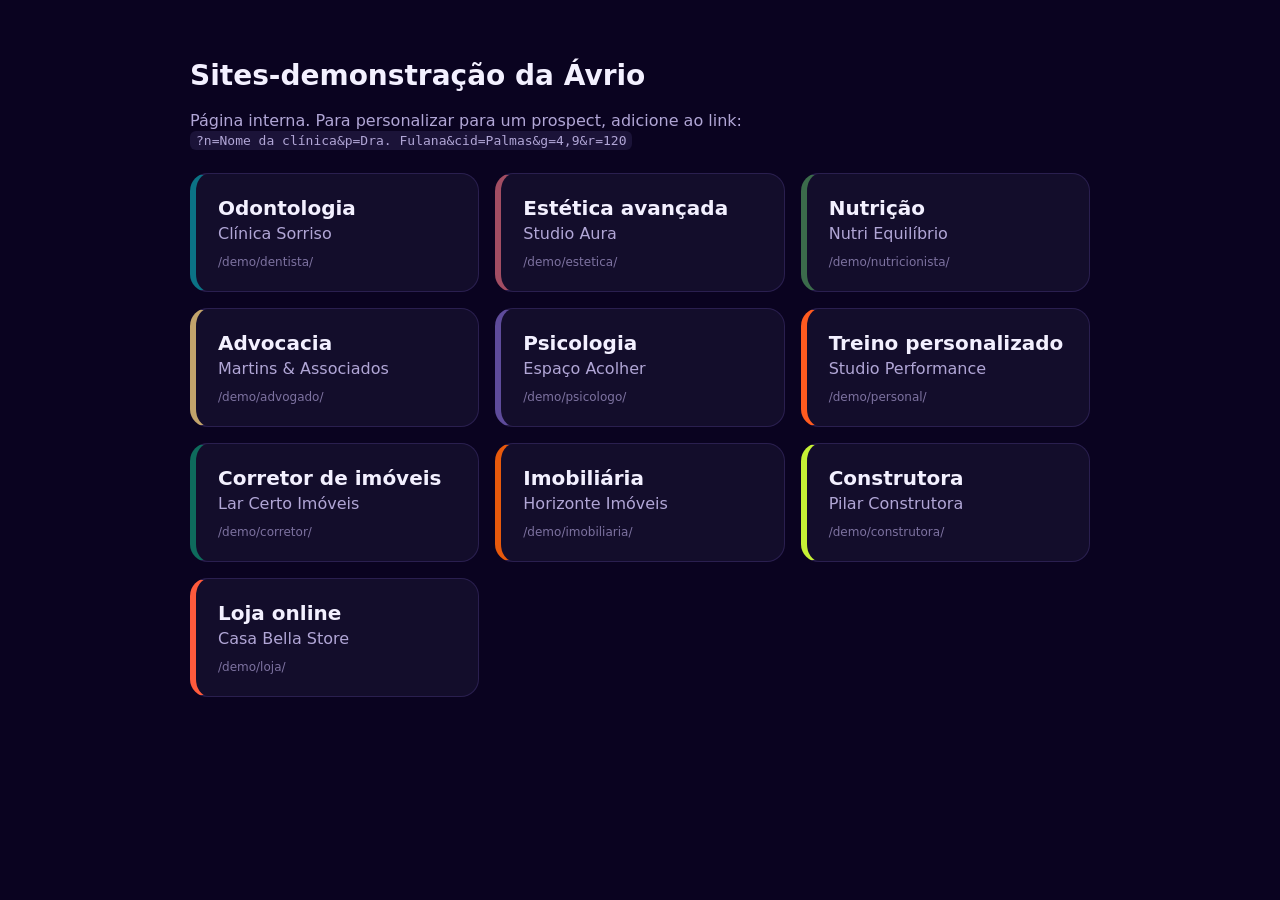
<file: demo/index.html>
<!DOCTYPE html><html lang="pt-BR"><head><meta charset="UTF-8"><meta name="viewport" content="width=device-width,initial-scale=1">
<meta name="robots" content="noindex,nofollow"><title>Demos Ávrio (interno)</title>
<style>body{font-family:system-ui,sans-serif;background:#0a0320;color:#f3f0ff;margin:0;padding:40px 20px}
.w{max-width:900px;margin:0 auto}h1{font-size:28px}p{color:#b1a6d6}
.grid{display:grid;grid-template-columns:repeat(auto-fill,minmax(260px,1fr));gap:16px;margin-top:24px}
.g{display:block;padding:22px;border-radius:18px;background:#130d2b;border:1px solid #2a1f4f;border-left:6px solid var(--c);text-decoration:none;color:inherit}
.g b{display:block;font-size:20px}.g span{display:block;color:#b1a6d6;margin-top:4px}.g i{display:block;font-style:normal;font-size:12px;color:#7d72a0;margin-top:12px}
code{background:#1b1338;padding:2px 6px;border-radius:6px}</style></head><body><div class="w">
<h1>Sites-demonstração da Ávrio</h1><p>Página interna. Para personalizar para um prospect, adicione ao link:<br>
<code>?n=Nome da clínica&amp;p=Dra. Fulana&amp;cid=Palmas&amp;g=4,9&amp;r=120</code></p>
<div class="grid"><a class="g" href="dentista/" style="--c:#0B7285"><b>Odontologia</b><span>Clínica Sorriso</span><i>/demo/dentista/</i></a><a class="g" href="estetica/" style="--c:#A24D63"><b>Estética avançada</b><span>Studio Aura</span><i>/demo/estetica/</i></a><a class="g" href="nutricionista/" style="--c:#3B6B4B"><b>Nutrição</b><span>Nutri Equilíbrio</span><i>/demo/nutricionista/</i></a><a class="g" href="advogado/" style="--c:#C2A36B"><b>Advocacia</b><span>Martins &amp; Associados</span><i>/demo/advogado/</i></a><a class="g" href="psicologo/" style="--c:#5E4B9B"><b>Psicologia</b><span>Espaço Acolher</span><i>/demo/psicologo/</i></a><a class="g" href="personal/" style="--c:#FF5A1F"><b>Treino personalizado</b><span>Studio Performance</span><i>/demo/personal/</i></a><a class="g" href="corretor/" style="--c:#0E6B5C"><b>Corretor de imóveis</b><span>Lar Certo Imóveis</span><i>/demo/corretor/</i></a><a class="g" href="imobiliaria/" style="--c:#E8590C"><b>Imobiliária</b><span>Horizonte Imóveis</span><i>/demo/imobiliaria/</i></a><a class="g" href="construtora/" style="--c:#C6F135"><b>Construtora</b><span>Pilar Construtora</span><i>/demo/construtora/</i></a><a class="g" href="loja/" style="--c:#FF5A3C"><b>Loja online</b><span>Casa Bella Store</span><i>/demo/loja/</i></a></div></div></body></html>
</file>
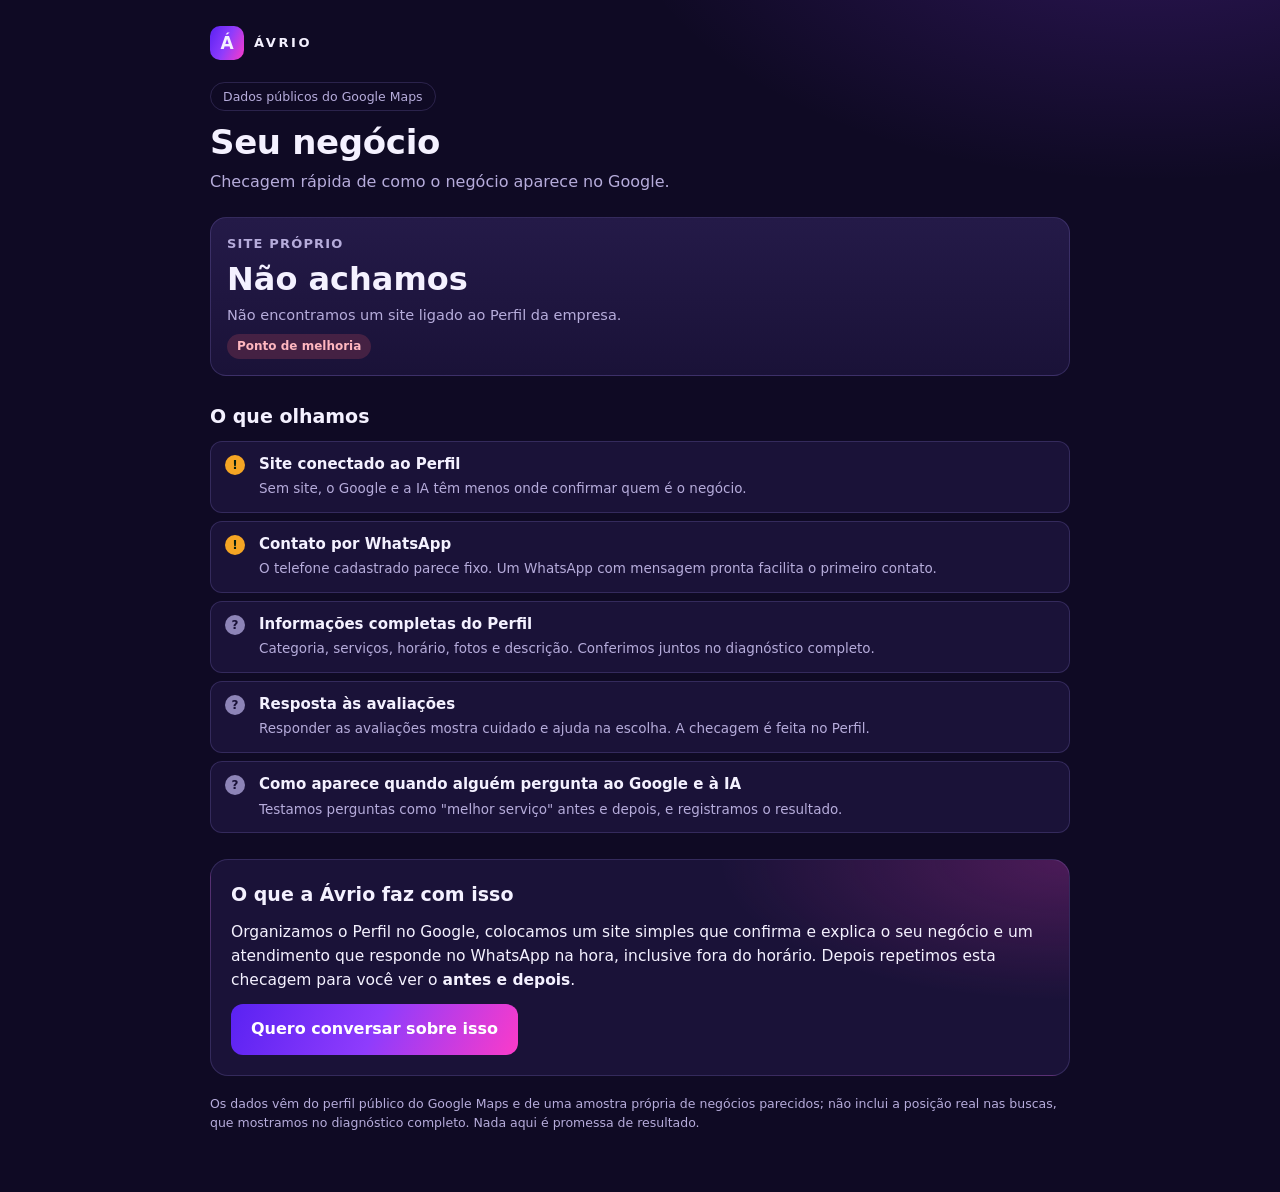
<file: diagnostico/index.html>
<!DOCTYPE html>
<html lang="pt-BR">
<head>
<meta charset="UTF-8">
<meta name="viewport" content="width=device-width, initial-scale=1">
<meta name="robots" content="noindex, nofollow">
<title>Diagnóstico rápido de visibilidade local · Agência Ávrio</title>
<meta name="description" content="Checagem rápida de como o seu negócio aparece no Google, com dados públicos do Google Maps. Criada pela Agência Ávrio.">
<meta name="theme-color" content="#2a1066">
<style>
:root{--bg:#0f0a24;--card:#1a1238;--card2:#241a48;--ink:#f4f1ff;--mu:#b6acdb;--line:rgba(173,150,255,.18);--v:#8f3cfc;--m:#fb3bc9;--ok:#2fd27a;--warn:#f5a524;--bad:#ff5d6c;--grad:linear-gradient(115deg,#5a22f2,#8f3cfc 50%,#fb3bc9)}
*{box-sizing:border-box;margin:0;padding:0}
body{font:16px/1.55 "Manrope","Segoe UI",system-ui,sans-serif;background:radial-gradient(900px 500px at 90% -10%,rgba(143,60,252,.25),transparent 60%),var(--bg);color:var(--ink);-webkit-font-smoothing:antialiased}
.wrap{width:min(860px,100% - 32px);margin:0 auto;padding:26px 0 60px}
.brand{display:flex;align-items:center;gap:10px;font-weight:800;letter-spacing:.2em;font-size:13px;margin-bottom:22px}
.brand i{width:34px;height:34px;border-radius:10px;background:var(--grad);display:grid;place-items:center;font-style:normal;letter-spacing:0;font-size:17px}
h1{font-size:clamp(24px,5vw,34px);line-height:1.15;letter-spacing:-.01em}
.sub{color:var(--mu);margin:8px 0 22px}
.meta{display:inline-block;font-size:12.5px;color:var(--mu);border:1px solid var(--line);border-radius:999px;padding:4px 12px;margin-bottom:12px}
.grid{display:grid;grid-template-columns:repeat(auto-fit,minmax(230px,1fr));gap:12px;margin:18px 0}
.card{background:linear-gradient(180deg,var(--card2),var(--card));border:1px solid var(--line);border-radius:16px;padding:16px}
.card h3{font-size:13px;text-transform:uppercase;letter-spacing:.09em;color:var(--mu);font-weight:700;margin-bottom:8px}
.big{font-size:32px;font-weight:800;line-height:1.1}
.big small{font-size:15px;color:var(--mu);font-weight:600}
.txt{color:var(--mu);font-size:14.5px;margin-top:6px}
.tag{display:inline-block;font-size:12px;font-weight:700;border-radius:999px;padding:3px 10px;margin-top:8px}
.t-ok{background:rgba(47,210,122,.18);color:#9ff0c3}.t-warn{background:rgba(245,165,36,.18);color:#ffd68a}.t-bad{background:rgba(255,93,108,.18);color:#ffb7bf}.t-na{background:rgba(255,255,255,.08);color:var(--mu)}
h2{font-size:19px;margin:26px 0 10px}
ul.chk{list-style:none;display:grid;gap:8px}
ul.chk li{display:grid;grid-template-columns:24px 1fr;gap:10px;background:var(--card);border:1px solid var(--line);border-radius:12px;padding:11px 14px}
ul.chk b{display:block;font-size:15px}ul.chk span{color:var(--mu);font-size:13.5px}
.dot{width:20px;height:20px;border-radius:50%;margin-top:2px;display:grid;place-items:center;font-size:12px;font-weight:800;color:#06210f}
.d-ok{background:var(--ok)}.d-warn{background:var(--warn)}.d-q{background:#8d84b7;color:#1a1238}
.cta{margin-top:26px;padding:20px;border-radius:18px;border:1px solid var(--line);background:radial-gradient(500px 200px at 100% 0%,rgba(251,59,201,.22),transparent 70%),var(--card)}
.cta h2{margin-top:0}
.btn{display:inline-block;margin-top:12px;background:var(--grad);color:#fff;text-decoration:none;font-weight:800;border-radius:12px;padding:13px 20px}
.note{font-size:12.5px;color:var(--mu);margin-top:18px}
</style>
</head>
<body>
<div class="wrap">
  <div class="brand"><i>Á</i>ÁVRIO</div>
  <span class="meta" id="meta"></span>
  <h1 id="title">Diagnóstico rápido de visibilidade local</h1>
  <p class="sub" id="sub"></p>

  <div class="grid" id="cards"></div>

  <h2>O que olhamos</h2>
  <ul class="chk" id="checks"></ul>

  <div class="cta">
    <h2>O que a Ávrio faz com isso</h2>
    <p class="txt" style="font-size:15.5px;color:var(--ink)">Organizamos o Perfil no Google, colocamos um site simples que confirma e explica o seu negócio e um atendimento que responde no WhatsApp na hora, inclusive fora do horário. Depois repetimos esta checagem para você ver o <b>antes e depois</b>.</p>
    <a class="btn" id="cta" href="#" target="_blank" rel="noopener">Quero conversar sobre isso</a>
  </div>
  <p class="note" id="note"></p>
</div>
<script>
(function () {
  'use strict';
  var AVRIO_WA = '5563984600461';
  var q = new URLSearchParams(location.search);
  var clean = function (v, max) { return (v || '').replace(/[<>]/g, '').trim().slice(0, max || 80); };
  var num = function (v) { var n = parseFloat(String(v || '').replace(',', '.')); return isNaN(n) ? null : n; };
  var $ = function (s) { return document.querySelector(s); };
  var biz = clean(q.get('n')) || 'Seu negócio';
  var city = clean(q.get('cid'));
  var nz = clean(q.get('nz'), 40);
  var nota = num(q.get('g'));
  var rev = num(q.get('r'));
  var site = q.get('s') === '1';
  var wa = q.get('w') === '1';
  var rank = num(q.get('k'));
  var total = num(q.get('t'));
  var avg = num(q.get('m'));
  var dt = clean(q.get('d'), 12);

  document.title = 'Diagnóstico de visibilidade · ' + biz;
  $('#title').textContent = biz;
  $('#sub').textContent = 'Checagem rápida de como o negócio aparece no Google' + (city ? ', em ' + city : '') + (nz ? ' (' + nz + ')' : '') + '.';
  $('#meta').textContent = 'Dados públicos do Google Maps' + (dt ? ' · ' + dt : '');

  var cards = [];
  if (nota !== null) {
    var nt = nota >= 4.5 ? ['t-ok', 'Nota forte'] : nota >= 4.0 ? ['t-warn', 'Nota boa, com espaço'] : ['t-bad', 'Nota que pesa contra'];
    cards.push(['Nota no Google', String(nota).replace('.', ',') + '<small> / 5</small>', 'Pesa na hora do cliente escolher entre dois negócios parecidos.', nt]);
  }
  if (rev !== null) {
    var tag = ['t-na', 'Sem comparação'];
    var txt = 'Quantidade de avaliações públicas no Perfil.';
    if (avg !== null && total >= 5) {
      tag = rev >= avg * 1.2 ? ['t-ok', 'Acima da média'] : rev >= avg * 0.8 ? ['t-warn', 'Na média'] : ['t-bad', 'Abaixo da média'];
      txt = 'Média dos ' + total + ' negócios parecidos que mapeamos' + (city ? ' em ' + city : '') + ': ' + Math.round(avg) + ' avaliações.';
    }
    cards.push(['Avaliações', String(rev), txt, tag]);
  }
  if (rank !== null && total >= 5) {
    cards.push(['Posição por avaliações', rank + 'º<small> de ' + total + '</small>', 'Entre os negócios parecidos que mapeamos (só uma amostra, não é a posição real na busca).', rank <= Math.ceil(total / 3) ? ['t-ok', 'Entre os primeiros'] : rank <= Math.ceil(total * 2 / 3) ? ['t-warn', 'No meio'] : ['t-bad', 'Atrás da maioria']]);
  }
  cards.push(['Site próprio', site ? 'Sim' : 'Não achamos', site ? 'Há um site ligado ao Perfil.' : 'Não encontramos um site ligado ao Perfil da empresa.', site ? ['t-ok', 'Presente'] : ['t-bad', 'Ponto de melhoria']]);
  $('#cards').innerHTML = cards.map(function (c) {
    return '<div class="card"><h3>' + c[0] + '</h3><div class="big">' + c[1] + '</div><p class="txt">' + c[2] + '</p><span class="tag ' + c[3][0] + '">' + c[3][1] + '</span></div>';
  }).join('');

  var checks = [
    [site ? 'ok' : 'warn', 'Site conectado ao Perfil', site ? 'Existe um site. Falta conferir se ele tem texto real, carrega rápido no celular e traz serviços e perguntas frequentes.' : 'Sem site, o Google e a IA têm menos onde confirmar quem é o negócio.'],
    [wa ? 'ok' : 'warn', 'Contato por WhatsApp', wa ? 'Há um número de celular no Perfil, bom para o cliente chamar na hora.' : 'O telefone cadastrado parece fixo. Um WhatsApp com mensagem pronta facilita o primeiro contato.'],
    ['q', 'Informações completas do Perfil', 'Categoria, serviços, horário, fotos e descrição. Conferimos juntos no diagnóstico completo.'],
    ['q', 'Resposta às avaliações', 'Responder as avaliações mostra cuidado e ajuda na escolha. A checagem é feita no Perfil.'],
    ['q', 'Como aparece quando alguém pergunta ao Google e à IA', 'Testamos perguntas como "melhor ' + (nz || 'serviço') + (city ? ' em ' + city : '') + '" antes e depois, e registramos o resultado.']
  ];
  $('#checks').innerHTML = checks.map(function (c) {
    var cls = c[0] === 'ok' ? 'd-ok' : c[0] === 'warn' ? 'd-warn' : 'd-q';
    var sym = c[0] === 'ok' ? '✓' : c[0] === 'warn' ? '!' : '?';
    return '<li><div class="dot ' + cls + '">' + sym + '</div><div><b>' + c[1] + '</b><span>' + c[2] + '</span></div></li>';
  }).join('');

  $('#cta').href = 'https://wa.me/' + AVRIO_WA + '?text=' + encodeURIComponent('Olá! Vi o diagnóstico de visibilidade de ' + biz + ' e quero conversar.');
  $('#note').textContent = 'Os dados vêm do perfil público do Google Maps e de uma amostra própria de negócios parecidos; não inclui a posição real nas buscas, que mostramos no diagnóstico completo. Nada aqui é promessa de resultado.';
})();
</script>
</body>
</html>
</file>
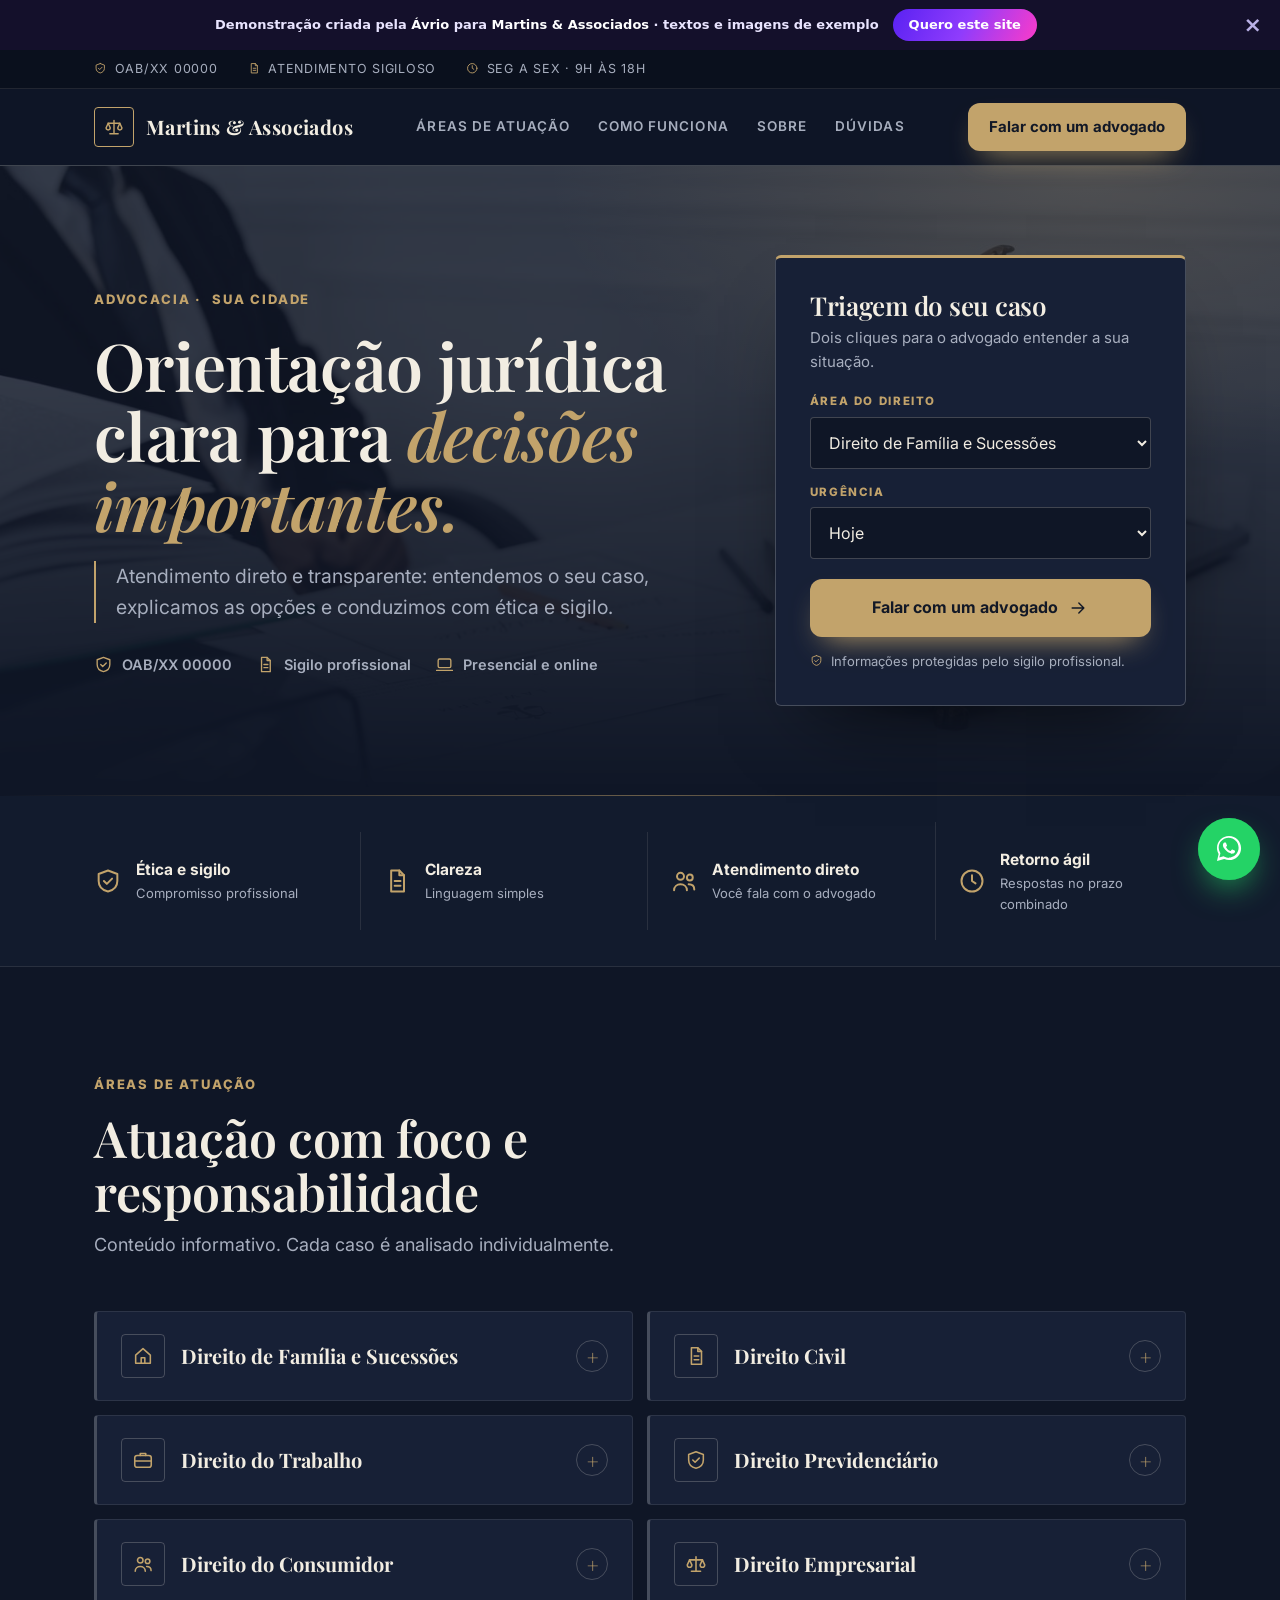
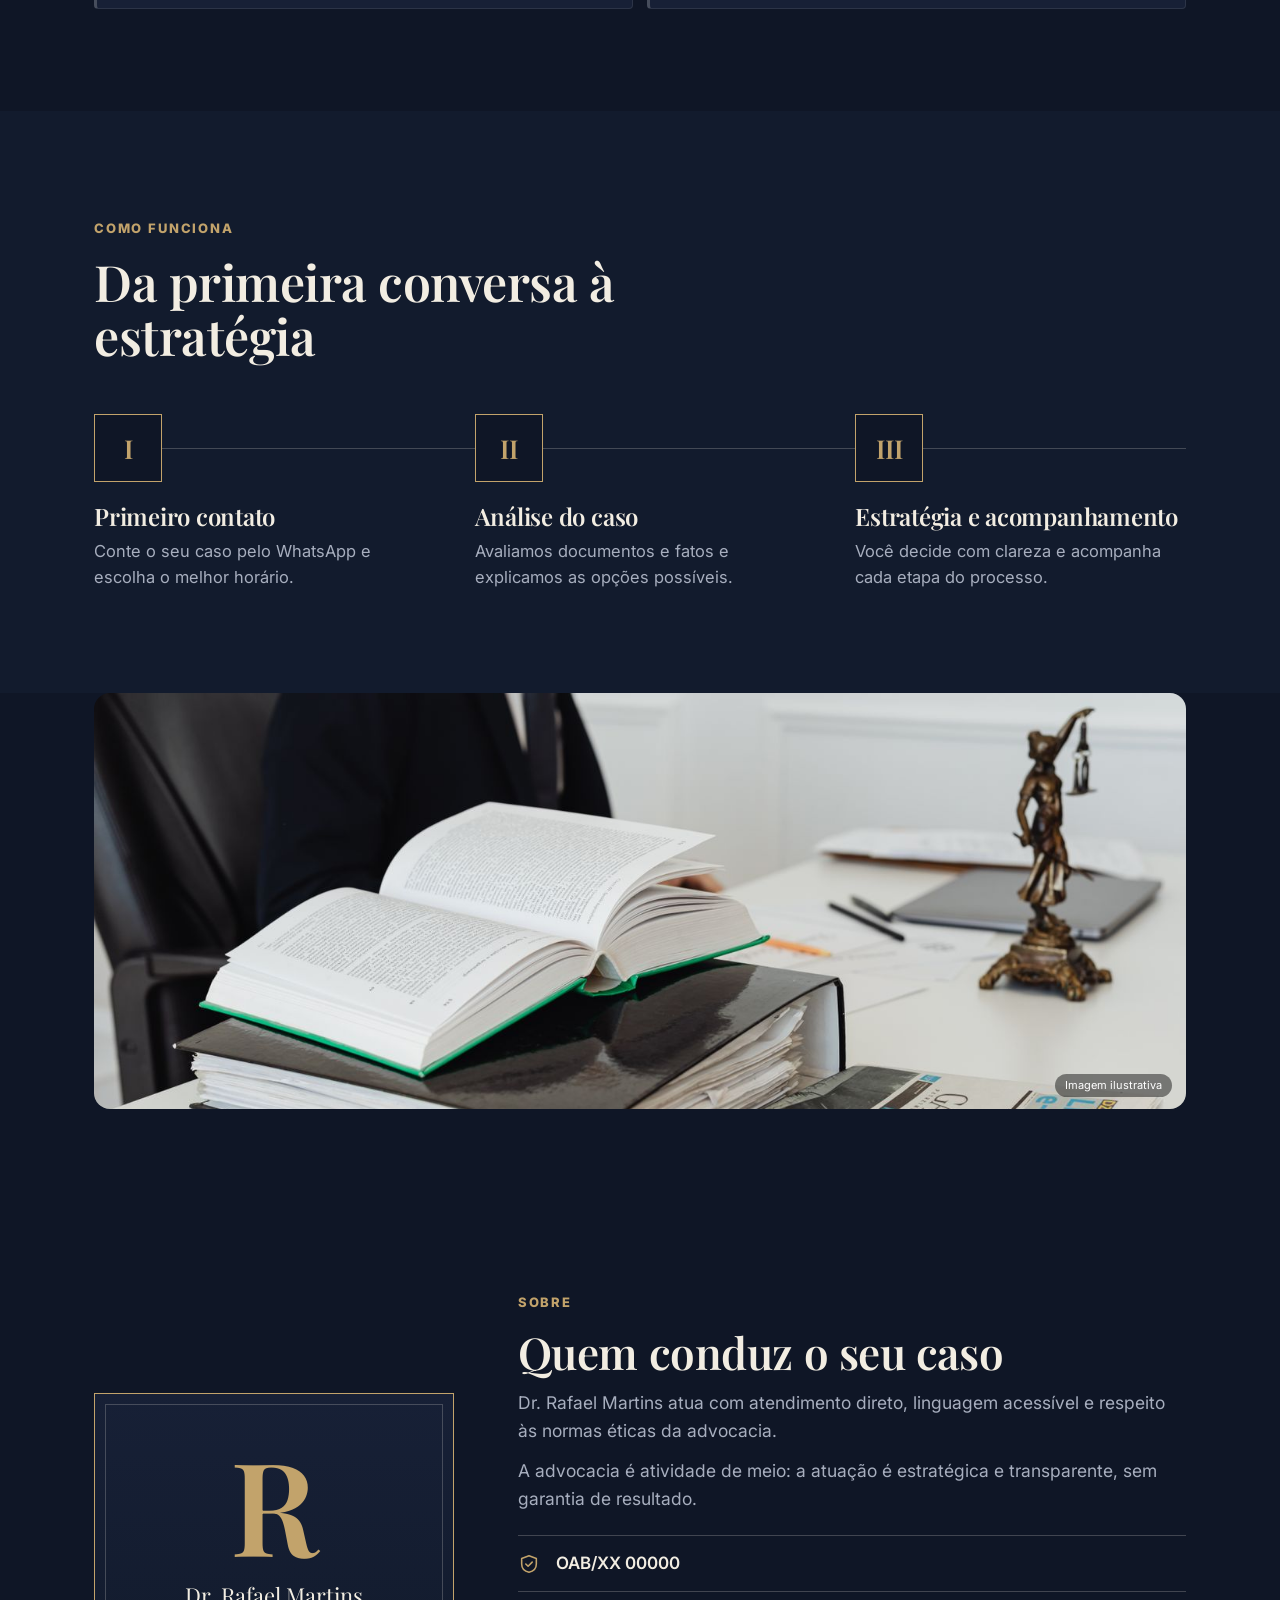
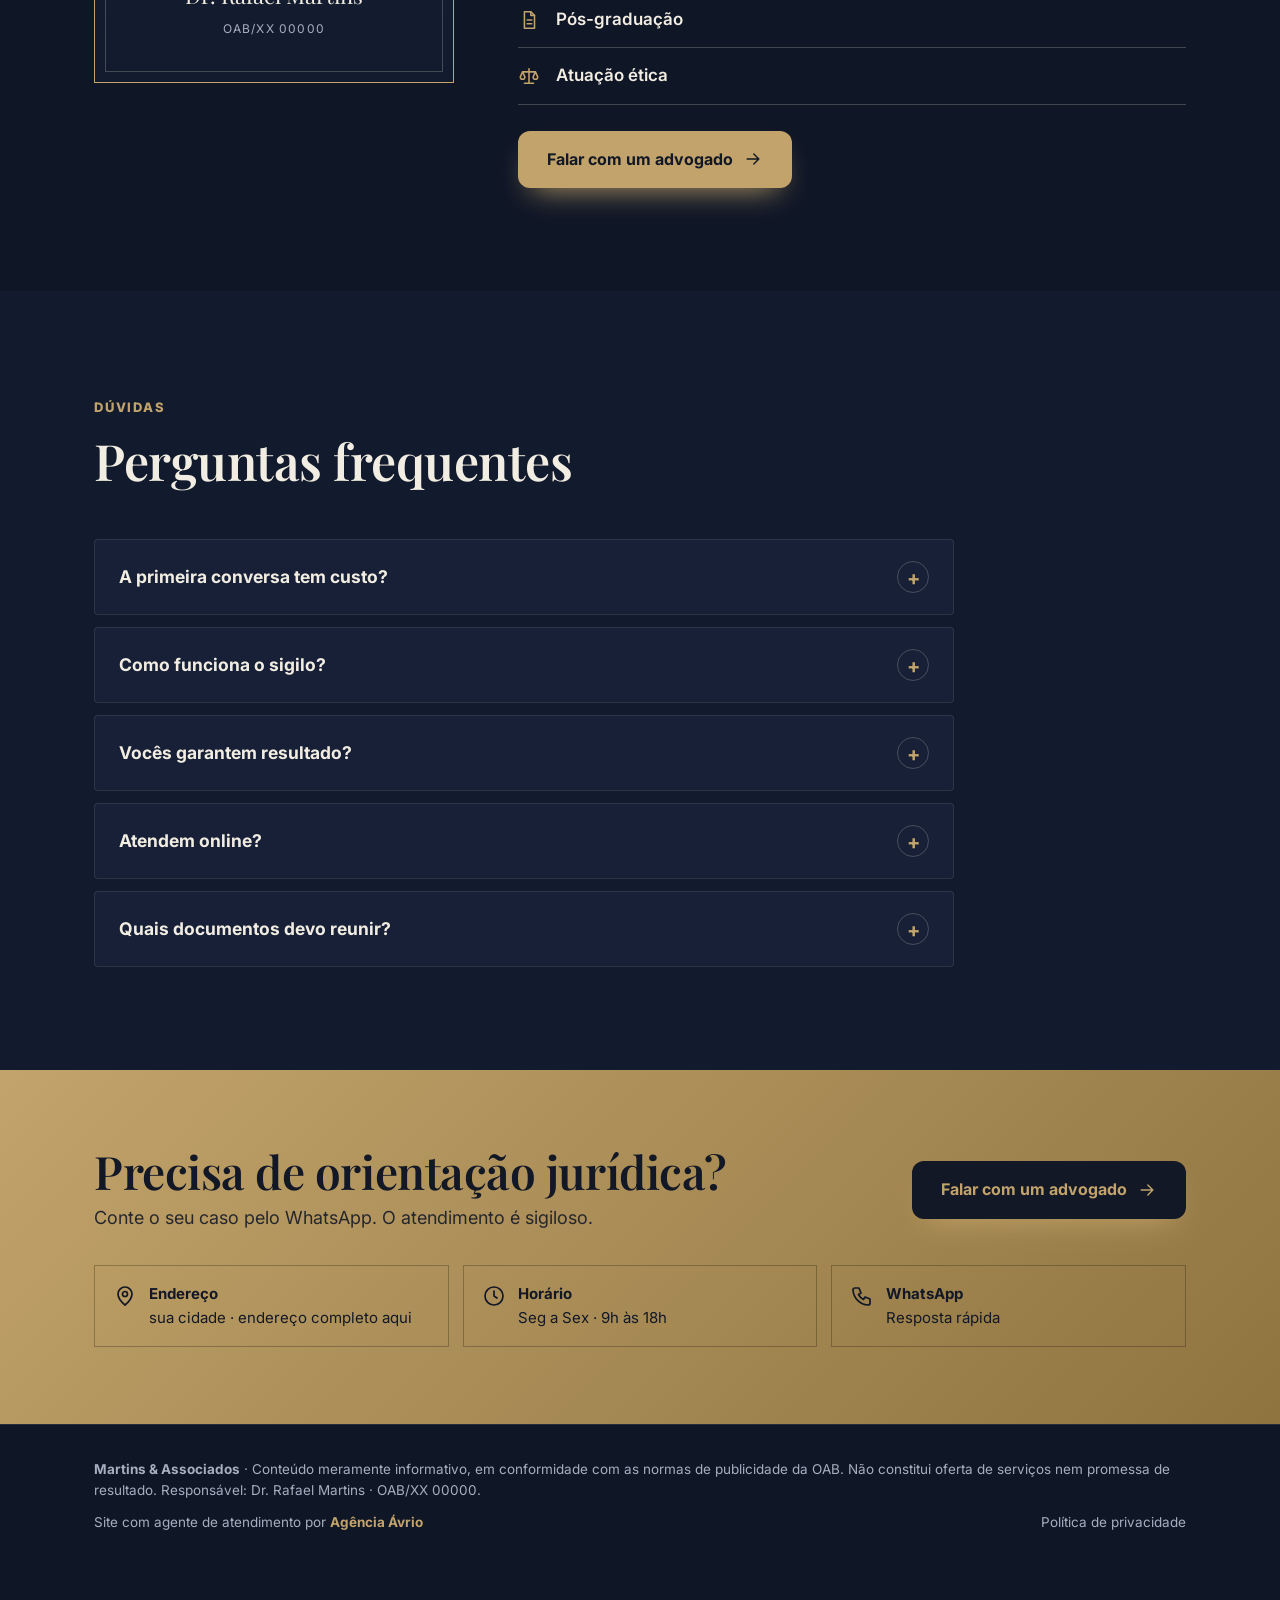
<file: demo/advogado/index.html>
<!DOCTYPE html>
<html lang="pt-BR">
<head>
<meta charset="UTF-8">
<meta name="viewport" content="width=device-width, initial-scale=1">
<meta name="robots" content="noindex, nofollow">
<title>Demonstração de site para advocacia · Agência Ávrio</title>
<meta name="description" content="Veja como ficaria o site do seu consultório, com agendamento e atendimento automático. Demonstração criada pela Agência Ávrio.">
<meta property="og:title" content="Demonstração de site para advocacia · Agência Ávrio">
<meta property="og:description" content="Veja como ficaria o site do seu consultório, com agendamento e atendimento automático.">
<meta name="theme-color" content="#C2A36B">
<link rel="preconnect" href="https://fonts.googleapis.com">
<link rel="preconnect" href="https://fonts.gstatic.com" crossorigin>
<link href="https://fonts.googleapis.com/css2?family=Playfair+Display:wght@500;600;700&family=Inter:wght@400;500;600;700;800&display=swap" rel="stylesheet">
<link rel="stylesheet" href="../base.css?v=202610281100">
<link rel="stylesheet" href="../advogado.css?v=202610281100">
<style>:root{--bg:#0F1626;--surface:#172036;--surface-2:#121B2D;--ink:#F2EDE2;--muted:#A7AEBE;--primary:#C2A36B;--primary-2:#8F7440;--on-primary:#121826;--glow:rgba(194,163,107,.20);--line:rgba(242,237,226,.10);--line-2:rgba(242,237,226,.22);--font-h:'Playfair Display',Georgia,serif;--font-b:'Inter',system-ui,sans-serif;--hw:600;--btn-r:12px;--radius:16px;}</style>
</head>
<body class="lay-advogado">
<div class="ribbon" id="ribbon">
  <span>Demonstração criada pela <b>Ávrio</b> para <b data-bind="biz">Martins &amp; Associados</b> · textos e imagens de exemplo</span>
  <a class="ribbon-btn" id="ribbonCta" href="#" target="_blank" rel="noopener">Quero este site</a>
  <button type="button" id="ribbonX" aria-label="Fechar aviso">×</button>
</div>

<div class="ad-strip"><div class="wrap"><span><svg class="ico " viewBox="0 0 24 24" aria-hidden="true" focusable="false"><path d="M12 3l8 3v6c0 5-3.5 8-8 9-4.5-1-8-4-8-9V6l8-3z"/><path d="M8.5 12l2.5 2.5L15.5 10"/></svg> OAB/XX 00000</span><span><svg class="ico " viewBox="0 0 24 24" aria-hidden="true" focusable="false"><path d="M7 3h7l4 4v14H7z"/><path d="M14 3v4h4M10 12h5M10 16h5"/></svg> Atendimento sigiloso</span><span><svg class="ico " viewBox="0 0 24 24" aria-hidden="true" focusable="false"><circle cx="12" cy="12" r="9"/><path d="M12 7v5l3 2"/></svg> Seg a Sex · 9h às 18h</span></div></div>
<header class="ad-head"><div class="wrap">
  <a class="logo" href="#topo"><span class="mk"><svg class="ico " viewBox="0 0 24 24" aria-hidden="true" focusable="false"><path d="M12 4v16M7 20h10M5 7.5h14"/><path d="M5 7.5L2.5 13a2.5 2.5 0 005 0L5 7.5zM19 7.5L16.5 13a2.5 2.5 0 005 0L19 7.5z"/></svg></span><span data-bind="biz">Martins &amp; Associados</span></a>
  <nav class="nav" id="nav"><a href="#areas">Áreas de atuação</a><a href="#como">Como funciona</a><a href="#sobre">Sobre</a><a href="#duvidas">Dúvidas</a></nav>
  <button type="button" class="btn btn-p btn-sm" data-book="">Falar com um advogado</button><button type="button" class="burger" id="burger" aria-label="Abrir menu"><svg class="ico" viewBox="0 0 24 24"><path d="M4 7h16M4 12h16M4 17h16"/></svg></button>
</div></header>
<main id="topo">
<section class="ad-hero"><img class="hero-bg" src="../img/ad-1.jpg" alt="" loading="lazy" decoding="async"><div class="wrap">
  <div class="ad-copy rv">
    <span class="eyebrow">Advocacia · <span data-bind="city">sua cidade</span></span>
    <h1>Orientação jurídica clara para <em>decisões importantes.</em></h1>
    <p class="lead">Atendimento direto e transparente: entendemos o seu caso, explicamos as opções e conduzimos com ética e sigilo.</p>
    <div class="ad-chips"><span class="chip"><svg class="ico " viewBox="0 0 24 24" aria-hidden="true" focusable="false"><path d="M12 3l8 3v6c0 5-3.5 8-8 9-4.5-1-8-4-8-9V6l8-3z"/><path d="M8.5 12l2.5 2.5L15.5 10"/></svg>OAB/XX 00000</span><span class="chip"><svg class="ico " viewBox="0 0 24 24" aria-hidden="true" focusable="false"><path d="M7 3h7l4 4v14H7z"/><path d="M14 3v4h4M10 12h5M10 16h5"/></svg>Sigilo profissional</span><span class="chip"><svg class="ico " viewBox="0 0 24 24" aria-hidden="true" focusable="false"><rect x="4" y="5" width="16" height="11" rx="1.8"/><path d="M2 19.5h20"/></svg>Presencial e online</span></div>
  </div>
  <aside class="ad-triage rv" data-triage aria-label="Triagem do caso">
    <h2>Triagem do seu caso</h2>
    <p>Dois cliques para o advogado entender a sua situação.</p>
    <label><span>Área do direito</span><select id="adArea"><option>Direito de Família e Sucessões</option><option>Direito Civil</option><option>Direito do Trabalho</option><option>Direito Previdenciário</option><option>Direito do Consumidor</option><option>Direito Empresarial</option></select></label>
    <label><span>Urgência</span><select id="adUrg"><option>Hoje</option><option>Esta semana</option><option>Sem pressa</option></select></label>
    <button type="button" class="btn btn-p" data-triage-go>Falar com um advogado <svg class="ico " viewBox="0 0 24 24" aria-hidden="true" focusable="false"><path d="M5 12h14M13 6l6 6-6 6"/></svg></button>
    <small><svg class="ico " viewBox="0 0 24 24" aria-hidden="true" focusable="false"><path d="M12 3l8 3v6c0 5-3.5 8-8 9-4.5-1-8-4-8-9V6l8-3z"/><path d="M8.5 12l2.5 2.5L15.5 10"/></svg> Informações protegidas pelo sigilo profissional.</small>
  </aside>
</div></section>
<section class="ad-princ"><div class="wrap"><div><svg class="ico " viewBox="0 0 24 24" aria-hidden="true" focusable="false"><path d="M12 3l8 3v6c0 5-3.5 8-8 9-4.5-1-8-4-8-9V6l8-3z"/><path d="M8.5 12l2.5 2.5L15.5 10"/></svg><b>Ética e sigilo</b><span>Compromisso profissional</span></div><div><svg class="ico " viewBox="0 0 24 24" aria-hidden="true" focusable="false"><path d="M7 3h7l4 4v14H7z"/><path d="M14 3v4h4M10 12h5M10 16h5"/></svg><b>Clareza</b><span>Linguagem simples</span></div><div><svg class="ico " viewBox="0 0 24 24" aria-hidden="true" focusable="false"><circle cx="9" cy="8" r="3"/><path d="M3.5 20c0-3.2 2.5-5.2 5.5-5.2s5.5 2 5.5 5.2"/><circle cx="17" cy="9" r="2.5"/><path d="M16 14.8c2.9 0 4.8 1.7 4.8 4.4"/></svg><b>Atendimento direto</b><span>Você fala com o advogado</span></div><div><svg class="ico " viewBox="0 0 24 24" aria-hidden="true" focusable="false"><circle cx="12" cy="12" r="9"/><path d="M12 7v5l3 2"/></svg><b>Retorno ágil</b><span>Respostas no prazo combinado</span></div></div></section>
<section class="sec" id="areas"><div class="wrap">
  <div class="ad-sh rv"><span class="eyebrow">Áreas de atuação</span><h2>Atuação com foco e responsabilidade</h2><p>Conteúdo informativo. Cada caso é analisado individualmente.</p></div>
  <div class="ad-acc"><details class="rv"><summary><span class="ai"><svg class="ico " viewBox="0 0 24 24" aria-hidden="true" focusable="false"><path d="M4 11l8-7 8 7v9H4z"/><path d="M10 20v-6h4v6"/></svg></span><span>Direito de Família e Sucessões</span></summary>
        <div class="ad-body"><p>Divórcio, guarda, pensão, inventário e planejamento sucessório.</p><p class="ad-aviso">Conteúdo informativo. Cada caso exige análise individual.</p>
        <button type="button" class="ad-link" data-book="Direito de Família e Sucessões">Falar sobre este tema <svg class="ico " viewBox="0 0 24 24" aria-hidden="true" focusable="false"><path d="M5 12h14M13 6l6 6-6 6"/></svg></button></div></details><details class="rv"><summary><span class="ai"><svg class="ico " viewBox="0 0 24 24" aria-hidden="true" focusable="false"><path d="M7 3h7l4 4v14H7z"/><path d="M14 3v4h4M10 12h5M10 16h5"/></svg></span><span>Direito Civil</span></summary>
        <div class="ad-body"><p>Contratos, responsabilidade civil e questões patrimoniais.</p><p class="ad-aviso">Conteúdo informativo. Cada caso exige análise individual.</p>
        <button type="button" class="ad-link" data-book="Direito Civil">Falar sobre este tema <svg class="ico " viewBox="0 0 24 24" aria-hidden="true" focusable="false"><path d="M5 12h14M13 6l6 6-6 6"/></svg></button></div></details><details class="rv"><summary><span class="ai"><svg class="ico " viewBox="0 0 24 24" aria-hidden="true" focusable="false"><rect x="3" y="7" width="18" height="13" rx="2.5"/><path d="M9 7V5h6v2M3 13h18"/></svg></span><span>Direito do Trabalho</span></summary>
        <div class="ad-body"><p>Orientação para trabalhadores e empresas em questões trabalhistas.</p><p class="ad-aviso">Conteúdo informativo. Cada caso exige análise individual.</p>
        <button type="button" class="ad-link" data-book="Direito do Trabalho">Falar sobre este tema <svg class="ico " viewBox="0 0 24 24" aria-hidden="true" focusable="false"><path d="M5 12h14M13 6l6 6-6 6"/></svg></button></div></details><details class="rv"><summary><span class="ai"><svg class="ico " viewBox="0 0 24 24" aria-hidden="true" focusable="false"><path d="M12 3l8 3v6c0 5-3.5 8-8 9-4.5-1-8-4-8-9V6l8-3z"/><path d="M8.5 12l2.5 2.5L15.5 10"/></svg></span><span>Direito Previdenciário</span></summary>
        <div class="ad-body"><p>Aposentadorias, benefícios e revisões junto ao INSS.</p><p class="ad-aviso">Conteúdo informativo. Cada caso exige análise individual.</p>
        <button type="button" class="ad-link" data-book="Direito Previdenciário">Falar sobre este tema <svg class="ico " viewBox="0 0 24 24" aria-hidden="true" focusable="false"><path d="M5 12h14M13 6l6 6-6 6"/></svg></button></div></details><details class="rv"><summary><span class="ai"><svg class="ico " viewBox="0 0 24 24" aria-hidden="true" focusable="false"><circle cx="9" cy="8" r="3"/><path d="M3.5 20c0-3.2 2.5-5.2 5.5-5.2s5.5 2 5.5 5.2"/><circle cx="17" cy="9" r="2.5"/><path d="M16 14.8c2.9 0 4.8 1.7 4.8 4.4"/></svg></span><span>Direito do Consumidor</span></summary>
        <div class="ad-body"><p>Defesa dos direitos nas relações de consumo.</p><p class="ad-aviso">Conteúdo informativo. Cada caso exige análise individual.</p>
        <button type="button" class="ad-link" data-book="Direito do Consumidor">Falar sobre este tema <svg class="ico " viewBox="0 0 24 24" aria-hidden="true" focusable="false"><path d="M5 12h14M13 6l6 6-6 6"/></svg></button></div></details><details class="rv"><summary><span class="ai"><svg class="ico " viewBox="0 0 24 24" aria-hidden="true" focusable="false"><path d="M12 4v16M7 20h10M5 7.5h14"/><path d="M5 7.5L2.5 13a2.5 2.5 0 005 0L5 7.5zM19 7.5L16.5 13a2.5 2.5 0 005 0L19 7.5z"/></svg></span><span>Direito Empresarial</span></summary>
        <div class="ad-body"><p>Assessoria jurídica para empresas e negócios.</p><p class="ad-aviso">Conteúdo informativo. Cada caso exige análise individual.</p>
        <button type="button" class="ad-link" data-book="Direito Empresarial">Falar sobre este tema <svg class="ico " viewBox="0 0 24 24" aria-hidden="true" focusable="false"><path d="M5 12h14M13 6l6 6-6 6"/></svg></button></div></details></div>
</div></section>
<section class="sec ad-alt" id="como"><div class="wrap">
  <div class="ad-sh rv"><span class="eyebrow">Como funciona</span><h2>Da primeira conversa à estratégia</h2></div>
  <div class="ad-steps"><div class="rv"><i>I</i><h3>Primeiro contato</h3><p>Conte o seu caso pelo WhatsApp e escolha o melhor horário.</p></div><div class="rv"><i>II</i><h3>Análise do caso</h3><p>Avaliamos documentos e fatos e explicamos as opções possíveis.</p></div><div class="rv"><i>III</i><h3>Estratégia e acompanhamento</h3><p>Você decide com clareza e acompanha cada etapa do processo.</p></div></div>
</div></section>
<section class="ph-band"><div class="wrap"><figure class="rv"><img src="../img/ad-2.jpg" alt="Livros jurídicos sobre uma mesa de trabalho" loading="lazy" decoding="async"><figcaption>Imagem ilustrativa</figcaption></figure></div></section>
<section class="sec" id="sobre"><div class="wrap ad-about rv">
  <div class="ad-mono"><b data-bind="initial">A</b><span data-bind="pro">Dr. Rafael Martins</span><small>OAB/XX 00000</small></div>
  <div><span class="eyebrow">Sobre</span><h2>Quem conduz o seu caso</h2><p><span data-bind="pro">Dr. Rafael Martins</span> atua com atendimento direto, linguagem acessível e respeito às normas éticas da advocacia.</p><p>A advocacia é atividade de meio: a atuação é estratégica e transparente, sem garantia de resultado.</p>
  <dl class="ad-dl"><div><dt><svg class="ico " viewBox="0 0 24 24" aria-hidden="true" focusable="false"><path d="M12 3l8 3v6c0 5-3.5 8-8 9-4.5-1-8-4-8-9V6l8-3z"/><path d="M8.5 12l2.5 2.5L15.5 10"/></svg></dt><dd>OAB/XX 00000</dd></div><div><dt><svg class="ico " viewBox="0 0 24 24" aria-hidden="true" focusable="false"><path d="M7 3h7l4 4v14H7z"/><path d="M14 3v4h4M10 12h5M10 16h5"/></svg></dt><dd>Pós-graduação</dd></div><div><dt><svg class="ico " viewBox="0 0 24 24" aria-hidden="true" focusable="false"><path d="M12 4v16M7 20h10M5 7.5h14"/><path d="M5 7.5L2.5 13a2.5 2.5 0 005 0L5 7.5zM19 7.5L16.5 13a2.5 2.5 0 005 0L19 7.5z"/></svg></dt><dd>Atuação ética</dd></div></dl><button type="button" class="btn btn-p" data-book="">Falar com um advogado <svg class="ico " viewBox="0 0 24 24" aria-hidden="true" focusable="false"><path d="M5 12h14M13 6l6 6-6 6"/></svg></button></div>
</div></section>
<section class="sec g-sec" id="gSec" hidden>
  <div class="wrap"><div class="g-card rv">
    <div><div class="g-num" id="gNum">5,0</div><div class="g-stars" aria-label="Nota no Google"><svg class="ico " viewBox="0 0 24 24" aria-hidden="true" focusable="false"><path d="M12 3l2.7 5.6 6.1.9-4.4 4.3 1 6.1L12 17l-5.4 2.9 1-6.1L3.2 9.5l6.1-.9z"/></svg><svg class="ico " viewBox="0 0 24 24" aria-hidden="true" focusable="false"><path d="M12 3l2.7 5.6 6.1.9-4.4 4.3 1 6.1L12 17l-5.4 2.9 1-6.1L3.2 9.5l6.1-.9z"/></svg><svg class="ico " viewBox="0 0 24 24" aria-hidden="true" focusable="false"><path d="M12 3l2.7 5.6 6.1.9-4.4 4.3 1 6.1L12 17l-5.4 2.9 1-6.1L3.2 9.5l6.1-.9z"/></svg><svg class="ico " viewBox="0 0 24 24" aria-hidden="true" focusable="false"><path d="M12 3l2.7 5.6 6.1.9-4.4 4.3 1 6.1L12 17l-5.4 2.9 1-6.1L3.2 9.5l6.1-.9z"/></svg><svg class="ico " viewBox="0 0 24 24" aria-hidden="true" focusable="false"><path d="M12 3l2.7 5.6 6.1.9-4.4 4.3 1 6.1L12 17l-5.4 2.9 1-6.1L3.2 9.5l6.1-.9z"/></svg></div></div>
    <div class="g-txt"><h3 style="font-size:24px">Avaliado no Google</h3><p id="gTxt">Avaliações reais de quem já foi atendido.</p>
    <a class="btn btn-g btn-sm" href="#" target="_blank" rel="noopener">Ver avaliações no Google</a></div>
  </div></div>
</section>
<section class="sec ad-alt" id="duvidas"><div class="wrap">
  <div class="ad-sh rv"><span class="eyebrow">Dúvidas</span><h2>Perguntas frequentes</h2></div>
  <div class="ad-faq rv"><details><summary>A primeira conversa tem custo?</summary><p>As condições de atendimento são informadas antes de agendar, com transparência.</p></details><details><summary>Como funciona o sigilo?</summary><p>Todas as informações compartilhadas são protegidas pelo sigilo profissional.</p></details><details><summary>Vocês garantem resultado?</summary><p>Não. A advocacia é atividade de meio. Atuamos com estratégia e transparência, sem prometer resultados.</p></details><details><summary>Atendem online?</summary><p>Sim. Atendemos presencialmente e por videochamada, conforme a sua preferência.</p></details><details><summary>Quais documentos devo reunir?</summary><p>Depende do caso. No primeiro contato listamos o que é necessário.</p></details></div>
</div></section>
<section class="ad-cta" id="contato"><div class="wrap">
  <div><h2>Precisa de orientação jurídica?</h2><p>Conte o seu caso pelo WhatsApp. O atendimento é sigiloso.</p></div><button type="button" class="btn btn-p" data-book="">Falar com um advogado <svg class="ico " viewBox="0 0 24 24" aria-hidden="true" focusable="false"><path d="M5 12h14M13 6l6 6-6 6"/></svg></button>
  <div class="ad-info"><div><svg class="ico " viewBox="0 0 24 24" aria-hidden="true" focusable="false"><path d="M12 21s7-5.8 7-11a7 7 0 10-14 0c0 5.2 7 11 7 11z"/><circle cx="12" cy="10" r="2.5"/></svg><span><b>Endereço</b><span data-bind="city">sua cidade</span> · endereço completo aqui</span></div><div><svg class="ico " viewBox="0 0 24 24" aria-hidden="true" focusable="false"><circle cx="12" cy="12" r="9"/><path d="M12 7v5l3 2"/></svg><span><b>Horário</b>Seg a Sex · 9h às 18h</span></div><div><svg class="ico " viewBox="0 0 24 24" aria-hidden="true" focusable="false"><path d="M5 4h4l2 5-2.5 1.5a11 11 0 005 5L15 13l5 2v4a2 2 0 01-2 2A16 16 0 013 6a2 2 0 012-2z"/></svg><span><b>WhatsApp</b>Resposta rápida</span></div></div>
</div></section>
</main>

<footer class="ftr"><div class="wrap">
  <div class="row"><span><b data-bind="biz">Martins &amp; Associados</b> · Conteúdo meramente informativo, em conformidade com as normas de publicidade da OAB. Não constitui oferta de serviços nem promessa de resultado. Responsável: <span data-bind="pro">Dr. Rafael Martins</span> · OAB/XX 00000.</span></div>
  <div class="row"><span class="credit">Site com agente de atendimento por <a href="https://wa.me/5563984600461" target="_blank" rel="noopener">Agência Ávrio</a></span><span>Política de privacidade</span></div>
</div></footer>

<button type="button" class="fab" id="fab" aria-label="Abrir assistente de atendimento" aria-expanded="false"><span class="tip">Fale com a gente</span>
  <svg class="ico" viewBox="0 0 32 32" aria-hidden="true"><path d="M16.04 3C9.4 3 4 8.36 4 14.97c0 2.11.56 4.17 1.62 5.98L4 28l7.25-1.9a12.1 12.1 0 0 0 4.79 1c6.64 0 12.04-5.37 12.04-11.97C28.08 8.36 22.68 3 16.04 3Zm0 21.9a10 10 0 0 1-5.1-1.4l-.37-.22-4.3 1.13 1.15-4.17-.24-.38a9.8 9.8 0 0 1-1.5-5.2c0-5.44 4.46-9.87 9.96-9.87 5.5 0 9.96 4.43 9.96 9.87 0 5.44-4.46 9.88-9.96 9.88Zm5.46-7.4c-.3-.15-1.77-.87-2.04-.97-.28-.1-.48-.15-.68.15-.2.3-.78.97-.95 1.17-.18.2-.35.22-.65.07-.3-.15-1.27-.47-2.42-1.49-.9-.8-1.5-1.78-1.67-2.08-.18-.3-.02-.46.13-.6.13-.14.3-.35.45-.52.15-.18.2-.3.3-.5.1-.2.05-.37-.02-.52-.08-.15-.68-1.63-.93-2.24-.24-.58-.5-.5-.68-.5h-.58c-.2 0-.52.07-.8.37-.27.3-1.04 1-1.04 2.46 0 1.45 1.07 2.86 1.22 3.06.15.2 2.1 3.2 5.08 4.48.71.3 1.27.49 1.7.62.72.23 1.37.2 1.88.12.57-.08 1.77-.72 2.02-1.42.25-.7.25-1.3.17-1.42-.07-.12-.27-.2-.57-.35Z"/></svg></button>
<div class="sticky" id="sticky"><button type="button" class="btn btn-p" data-book="">Falar com um advogado <svg class="ico " viewBox="0 0 24 24" aria-hidden="true" focusable="false"><path d="M5 12h14M13 6l6 6-6 6"/></svg></button></div>

<section class="chat" id="chat" role="dialog" aria-label="Assistente virtual">
  <div class="ch-h"><span class="av"><svg class="ico " viewBox="0 0 24 24" aria-hidden="true" focusable="false"><path d="M4 5h16v11H10l-5 4v-4H4z"/><path d="M8 9.5h8M8 12.5h5"/></svg></span><div><b>Assistente <span data-bind="biz">Martins &amp; Associados</span></b><span>Assistente virtual · responde na hora</span></div><button type="button" id="chX" aria-label="Minimizar assistente">&#8211;</button></div>
  <div class="ch-b" id="chBody"></div>
  <div class="qr" id="chQr"></div>
  <form class="ch-in" id="chForm" hidden><input id="chInput" type="text" maxlength="300" placeholder="Digite sua dúvida..." autocomplete="off" aria-label="Digite sua dúvida"><button type="submit" aria-label="Enviar">&#10148;</button></form>
  <div class="ch-f">Demonstração do assistente com IA da Ávrio</div>
</section>

<div class="ov" id="ov" hidden>
  <div class="mdl" role="dialog" aria-modal="true" aria-label="Agendamento">
    <button type="button" class="x" id="mx" aria-label="Fechar">×</button>
    <div class="bar"><i id="mbar"></i></div>
    <div class="stp" id="mstp">Passo 1 de 3</div>
    <div class="pane">
      <h3>O que você gostaria de agendar?</h3>
      <p class="sub">Escolha uma opção. Você confirma os detalhes no atendimento.</p>
      <div class="opts" id="svcOpts"><button type="button" data-v="Direito de Família e Sucessões">Direito de Família e Sucessões</button><button type="button" data-v="Direito Civil">Direito Civil</button><button type="button" data-v="Direito do Trabalho">Direito do Trabalho</button><button type="button" data-v="Direito Previdenciário">Direito Previdenciário</button><button type="button" data-v="Direito do Consumidor">Direito do Consumidor</button><button type="button" data-v="Direito Empresarial">Direito Empresarial</button></div>
    </div>
    <div class="pane" hidden>
      <h3>Como podemos te chamar?</h3>
      <p class="sub">Usamos apenas para entrar em contato sobre o seu agendamento.</p>
      <label class="fld"><span>Seu nome</span><input id="fName" type="text" placeholder="Nome e sobrenome" autocomplete="name"></label>
      <label class="fld"><span>WhatsApp (com DDD)</span><input id="fPhone" type="tel" inputmode="tel" placeholder="(00) 00000-0000" autocomplete="tel"></label>
      <p class="err" role="alert"></p>
    </div>
    <div class="pane" hidden>
      <h3>Qual período é melhor para você?</h3>
      <p class="sub">Confirmamos o horário exato pelo WhatsApp.</p>
      <div class="opts one" id="turnOpts"><button type="button" data-v="Manhã">Manhã</button><button type="button" data-v="Tarde">Tarde</button><button type="button" data-v="Noite">Noite</button></div>
    </div>
    <div class="pane" hidden>
      <div class="okc"><svg viewBox="0 0 52 52" fill="none" stroke="currentColor" stroke-width="3.2" stroke-linecap="round" stroke-linejoin="round"><circle cx="26" cy="26" r="24"/><path d="M15 27l8 8 14-16"/></svg></div>
      <h3 style="text-align:center">Pedido pronto!</h3>
      <p class="sub" style="text-align:center">Assim a mensagem chegaria no WhatsApp de <b id="doneBiz"></b>:</p>
      <div class="wa-prev" id="prev">x<small>agora · mensagem automática</small></div>
      <a class="btn btn-p" id="doneGo" href="#" target="_blank" rel="noopener" style="width:100%">Continuar</a>
      <p class="note" id="doneNote"></p>
    </div>
    <div class="mnav" id="mnav" hidden>
      <button type="button" class="back" id="mback">← Voltar</button>
      <button type="button" class="btn btn-p btn-sm" id="mnext">Continuar</button>
    </div>
  </div>
</div>

<script>window.NICHE={"slug": "advogado", "biz": "Martins & Associados", "pro": "Dr. Rafael Martins", "city": "sua cidade", "label": "advocacia", "titleTail": "Advocacia", "chat": {"hello": "Olá! Sou o assistente virtual do escritório {biz}. Posso ajudar com horários, áreas de atuação e agendamento.", "disclaimer": "Sou uma IA e não presto orientação jurídica. Quem analisa o seu caso é o advogado.", "menu": [{"label": "Horários", "answer": "Atendemos de segunda a sexta, das 9h às 18h, presencialmente e online. Quer agendar?"}, {"label": "Serviços", "answer": "Atuamos em Família e Sucessões, Civil, Trabalhista, Previdenciário, Consumidor e Empresarial."}, {"label": "Valores", "answer": "As condições de atendimento são informadas antes de agendar. Posso marcar uma conversa para você?"}, {"label": "Agendar", "action": "book"}, {"label": "Falar com atendente", "action": "human"}]}};window.AVRIO_CHAT_URL="https://avrio-chat.avrio-chat.workers.dev";</script>
<script src="../demo.js?v=202610291600"></script>
<script src="../layouts.js?v=202610261019"></script>
</body>
</html>
</file>
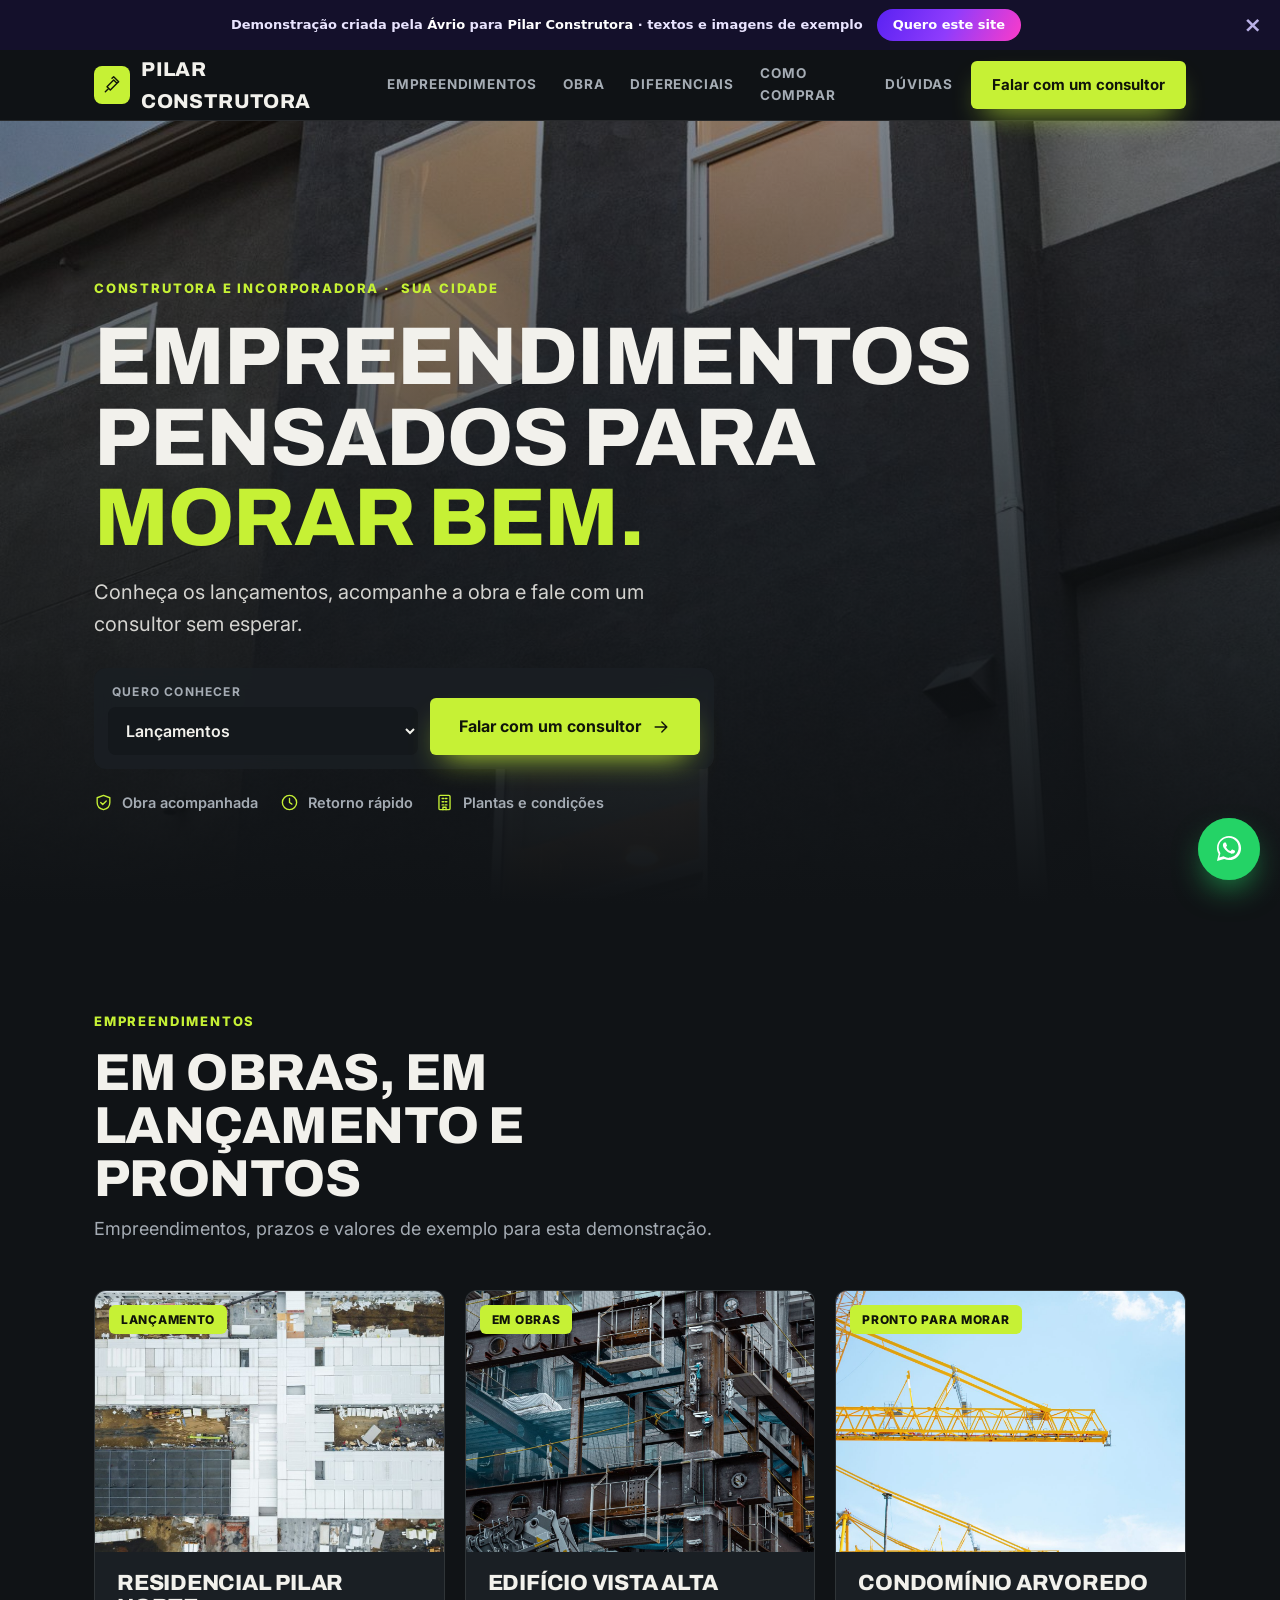
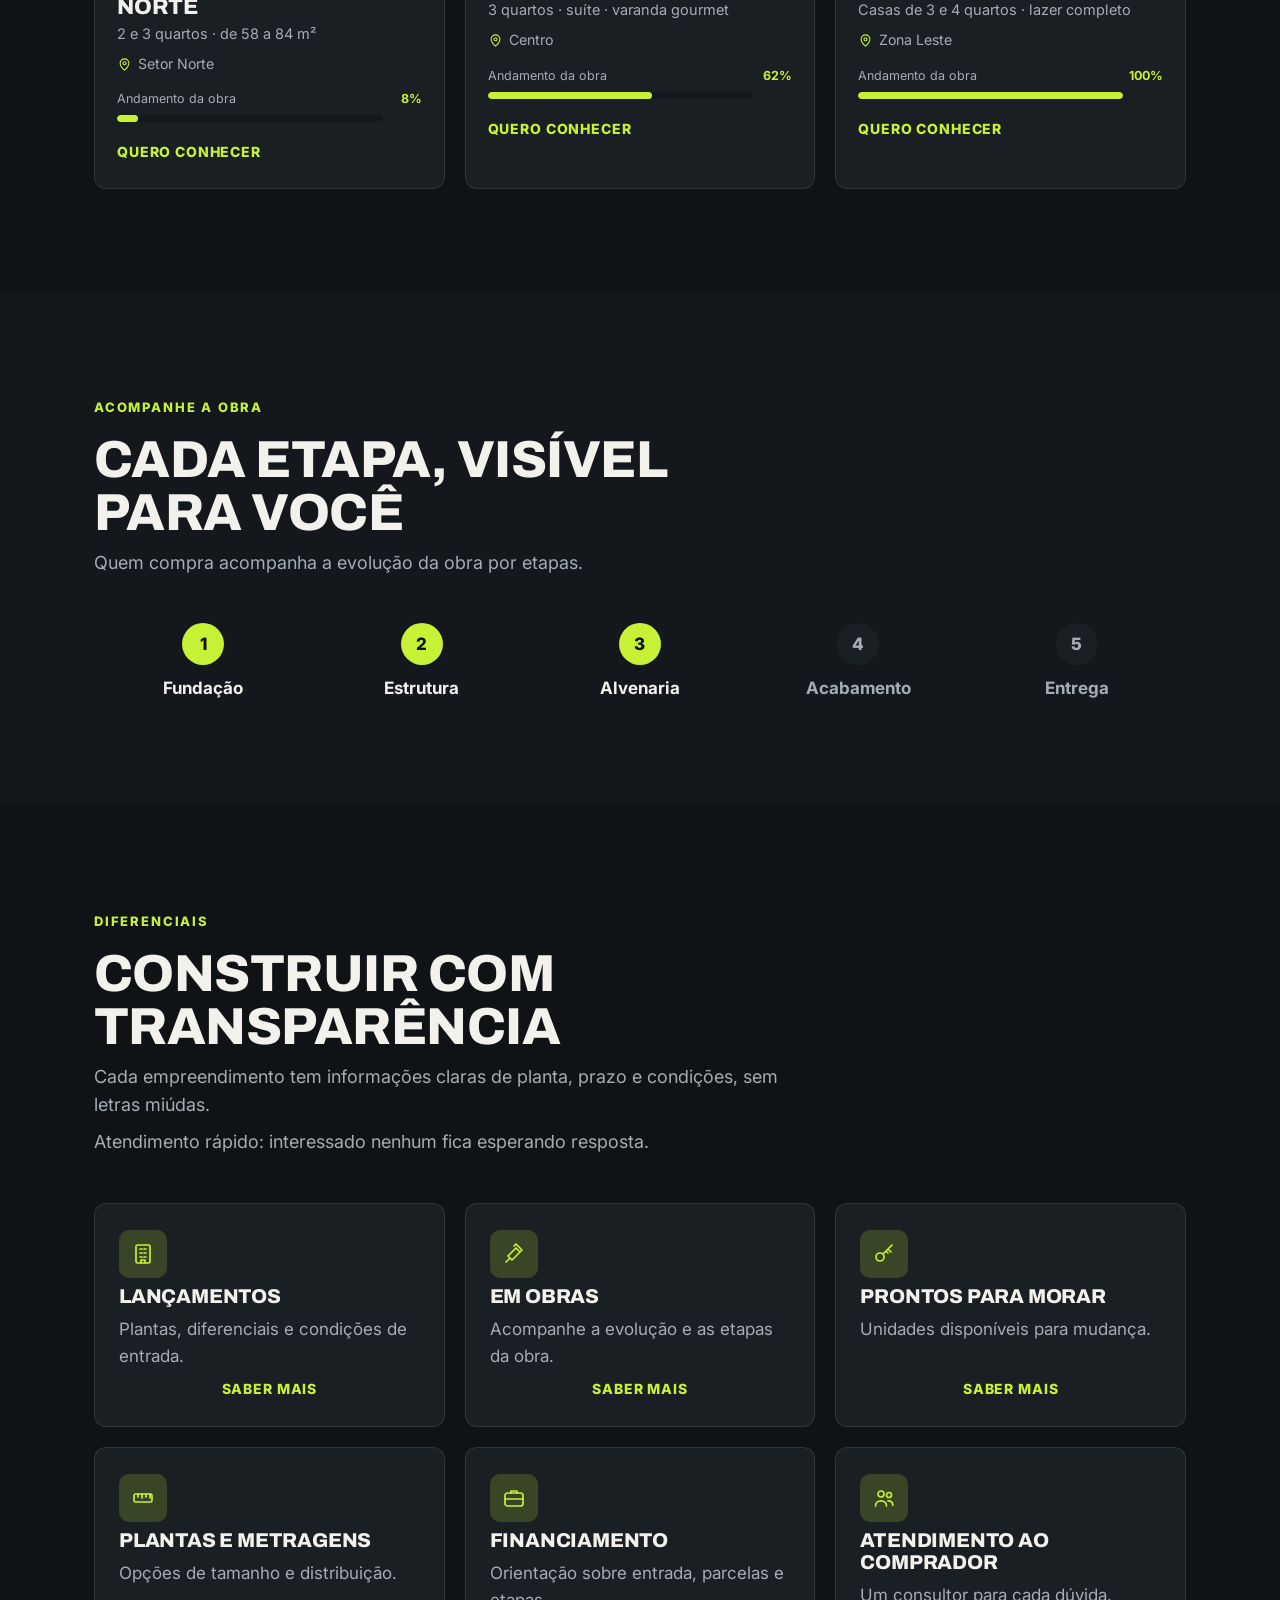
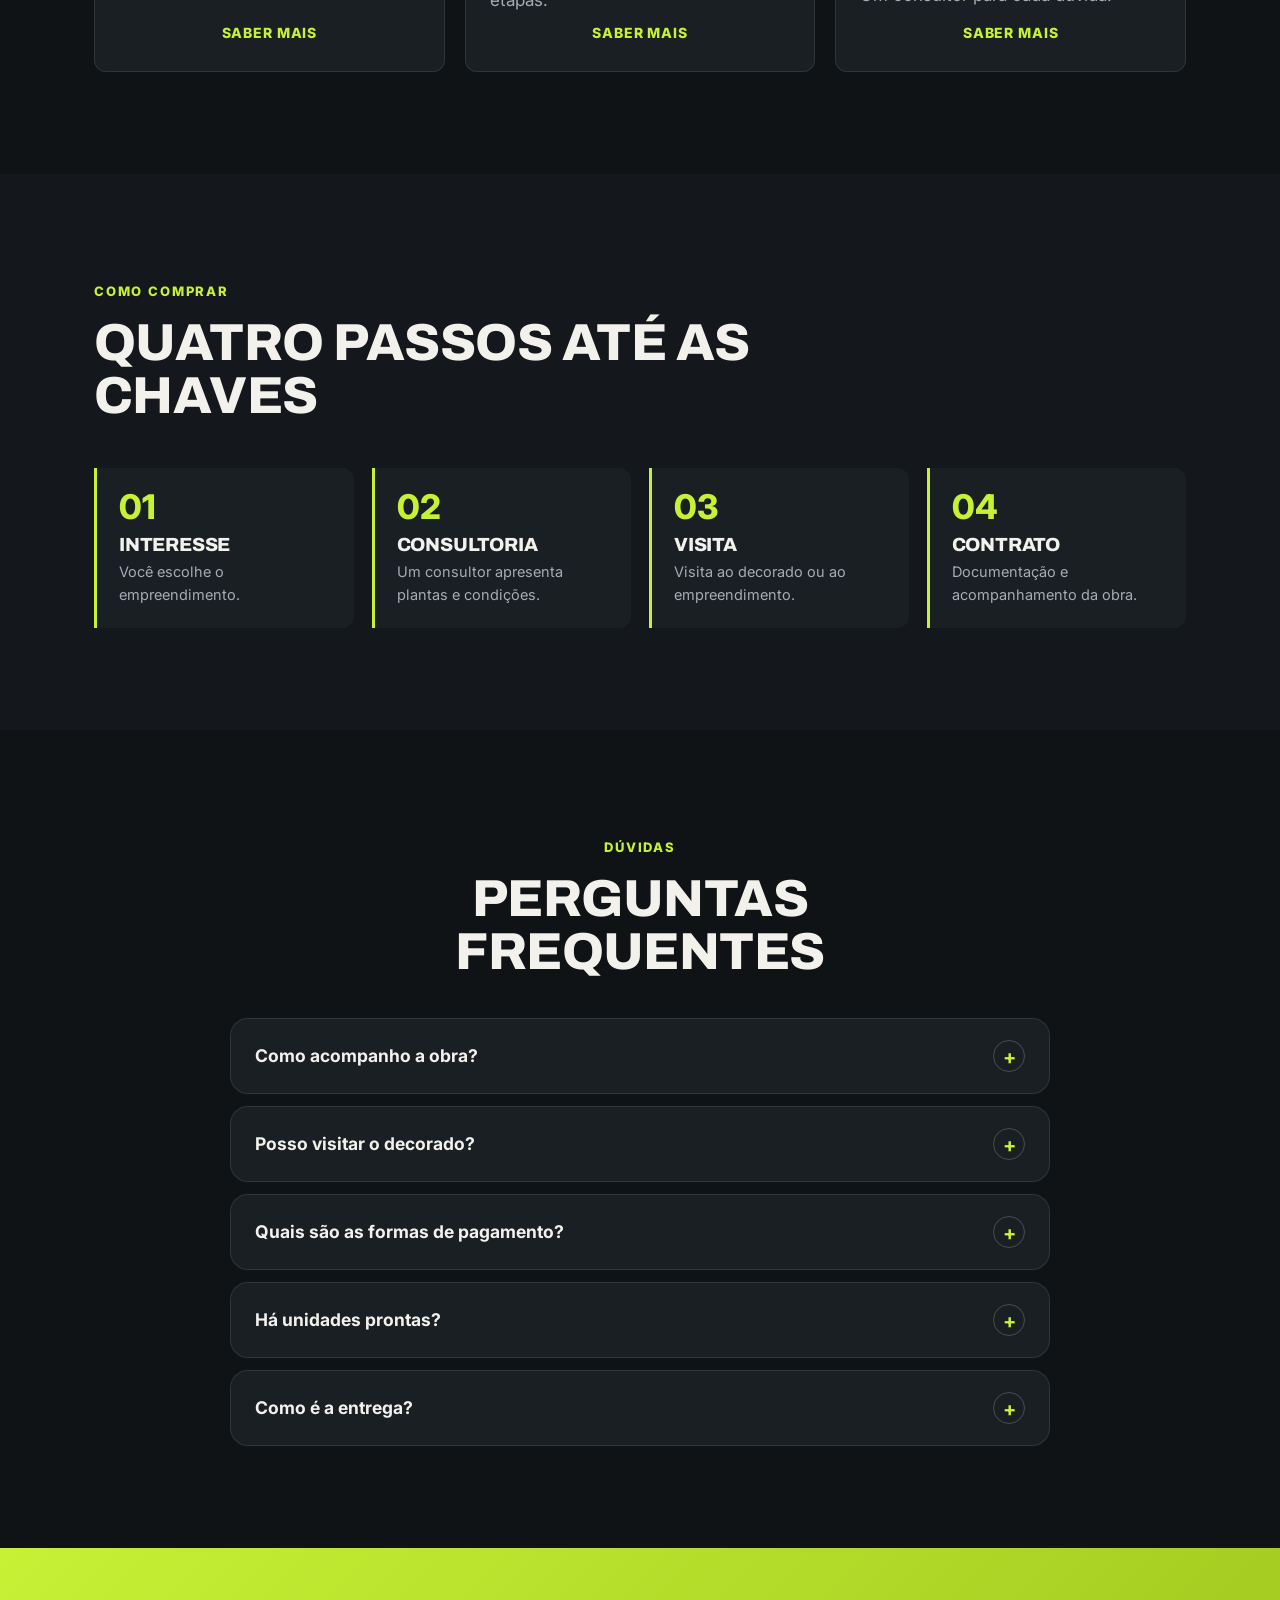
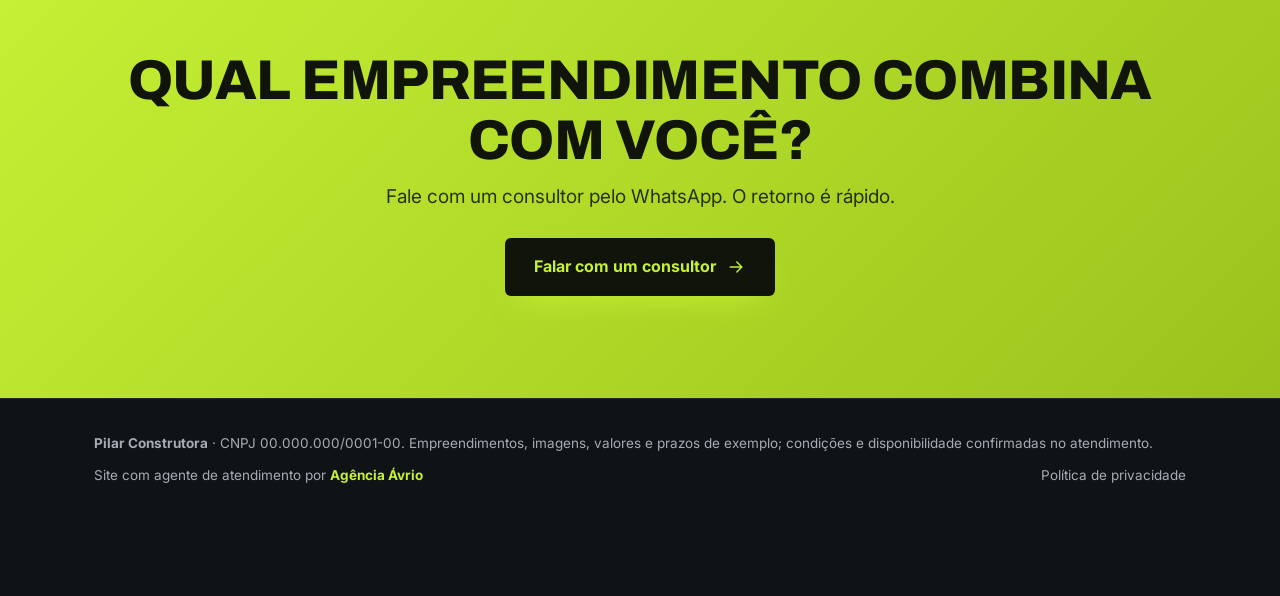
<file: demo/construtora/index.html>
<!DOCTYPE html>
<html lang="pt-BR">
<head>
<meta charset="UTF-8">
<meta name="viewport" content="width=device-width, initial-scale=1">
<meta name="robots" content="noindex, nofollow">
<title>Demonstração de site para construção civil · Agência Ávrio</title>
<meta name="description" content="Veja como ficaria o site do seu consultório, com agendamento e atendimento automático. Demonstração criada pela Agência Ávrio.">
<meta property="og:title" content="Demonstração de site para construção civil · Agência Ávrio">
<meta property="og:description" content="Veja como ficaria o site do seu consultório, com agendamento e atendimento automático.">
<meta name="theme-color" content="#C6F135">
<link rel="preconnect" href="https://fonts.googleapis.com">
<link rel="preconnect" href="https://fonts.gstatic.com" crossorigin>
<link href="https://fonts.googleapis.com/css2?family=Archivo:wght@500;600;700;800&family=Inter:wght@400;500;600;700&display=swap" rel="stylesheet">
<link rel="stylesheet" href="../base.css?v=202610281100">
<link rel="stylesheet" href="../construtora.css?v=202610261019">
<style>:root{--bg:#101316;--surface:#1A1F24;--surface-2:#14181C;--ink:#F2F1EC;--muted:#A5ACB4;--primary:#C6F135;--primary-2:#9BC21C;--on-primary:#10140A;--glow:rgba(198,241,53,.18);--line:rgba(242,241,236,.10);--line-2:rgba(242,241,236,.22);--font-h:'Archivo',system-ui,sans-serif;--font-b:'Inter',system-ui,sans-serif;--hw:800;--btn-r:6px;--radius:12px;}</style>
</head>
<body class="lay-construtora">
<div class="ribbon" id="ribbon">
  <span>Demonstração criada pela <b>Ávrio</b> para <b data-bind="biz">Pilar Construtora</b> · textos e imagens de exemplo</span>
  <a class="ribbon-btn" id="ribbonCta" href="#" target="_blank" rel="noopener">Quero este site</a>
  <button type="button" id="ribbonX" aria-label="Fechar aviso">×</button>
</div>

<header class="co-head"><div class="wrap">
  <a class="logo" href="#topo"><span class="mk"><svg class="ico " viewBox="0 0 24 24" aria-hidden="true" focusable="false"><path d="M14 6l4 4-8 8-4-4zM12 4l2-2 6 6-2 2M4 20l3-3"/></svg></span><span data-bind="biz">Pilar Construtora</span></a>
  <nav class="nav co-nav" id="nav"><a href="#empreendimentos">Empreendimentos</a><a href="#obra">Obra</a><a href="#diferenciais">Diferenciais</a><a href="#como">Como comprar</a><a href="#duvidas">Dúvidas</a></nav>
  <button type="button" class="btn btn-p btn-sm" data-book="">Falar com um consultor</button><button type="button" class="burger" id="burger" aria-label="Abrir menu"><svg class="ico" viewBox="0 0 24 24"><path d="M4 7h16M4 12h16M4 17h16"/></svg></button>
</div></header>
<main id="topo">
<section class="co-hero"><img class="hero-bg" src="../img/co-1.jpg" alt="Fachada moderna de exemplo" loading="lazy" decoding="async"><div class="co-shade"></div><div class="wrap co-hero-in">
  <div class="co-copy rv">
    <span class="eyebrow">Construtora e incorporadora · <span data-bind="city">sua cidade</span></span>
    <h1>Empreendimentos pensados para <em>morar bem.</em></h1>
    <p class="lead">Conheça os lançamentos, acompanhe a obra e fale com um consultor sem esperar.</p>
    <div class="co-search" data-co><label><span>Quero conhecer</span><select id="coSel" aria-label="Quero conhecer"><option>Lançamentos</option><option>Imóveis em obras</option><option>Prontos para morar</option><option>Quero um financiamento</option></select></label>
      <button type="button" class="btn btn-p" data-co-go>Falar com um consultor <svg class="ico " viewBox="0 0 24 24" aria-hidden="true" focusable="false"><path d="M5 12h14M13 6l6 6-6 6"/></svg></button></div>
    <div class="co-chips"><span class="chip"><svg class="ico " viewBox="0 0 24 24" aria-hidden="true" focusable="false"><path d="M12 3l8 3v6c0 5-3.5 8-8 9-4.5-1-8-4-8-9V6l8-3z"/><path d="M8.5 12l2.5 2.5L15.5 10"/></svg>Obra acompanhada</span><span class="chip"><svg class="ico " viewBox="0 0 24 24" aria-hidden="true" focusable="false"><circle cx="12" cy="12" r="9"/><path d="M12 7v5l3 2"/></svg>Retorno rápido</span><span class="chip"><svg class="ico " viewBox="0 0 24 24" aria-hidden="true" focusable="false"><rect x="5" y="3" width="14" height="18" rx="1.5"/><path d="M9 7h2M13 7h2M9 11h2M13 11h2M9 15h2M13 15h2M10 21v-3h4v3"/></svg>Plantas e condições</span></div>
  </div>
</div></section>
<section class="sec" id="empreendimentos"><div class="wrap">
  <div class="co-sh rv"><span class="eyebrow">Empreendimentos</span><h2>Em obras, em lançamento e prontos</h2><p>Empreendimentos, prazos e valores de exemplo para esta demonstração.</p></div>
  <div class="co-grid"><article class="co-emp rv"><div class="ph"><img src="../img/co-2.jpg" alt="Empreendimento de exemplo" loading="lazy" decoding="async"><span class="st">Lançamento</span></div><div class="bd"><h3>Residencial Pilar Norte</h3><p>2 e 3 quartos · de 58 a 84 m²</p><small><svg class="ico " viewBox="0 0 24 24" aria-hidden="true" focusable="false"><path d="M12 21s7-5.8 7-11a7 7 0 10-14 0c0 5.2 7 11 7 11z"/><circle cx="12" cy="10" r="2.5"/></svg> Setor Norte</small><div class="pr"><span>Andamento da obra</span><b>8%</b></div><div class="bar"><i style="width:8%"></i></div><button type="button" class="co-link" data-book="Empreendimento: Residencial Pilar Norte">Quero conhecer</button></div></article><article class="co-emp rv"><div class="ph"><img src="../img/co-3.jpg" alt="Empreendimento de exemplo" loading="lazy" decoding="async"><span class="st">Em obras</span></div><div class="bd"><h3>Edifício Vista Alta</h3><p>3 quartos · suíte · varanda gourmet</p><small><svg class="ico " viewBox="0 0 24 24" aria-hidden="true" focusable="false"><path d="M12 21s7-5.8 7-11a7 7 0 10-14 0c0 5.2 7 11 7 11z"/><circle cx="12" cy="10" r="2.5"/></svg> Centro</small><div class="pr"><span>Andamento da obra</span><b>62%</b></div><div class="bar"><i style="width:62%"></i></div><button type="button" class="co-link" data-book="Empreendimento: Edifício Vista Alta">Quero conhecer</button></div></article><article class="co-emp rv"><div class="ph"><img src="../img/co-4.jpg" alt="Empreendimento de exemplo" loading="lazy" decoding="async"><span class="st">Pronto para morar</span></div><div class="bd"><h3>Condomínio Arvoredo</h3><p>Casas de 3 e 4 quartos · lazer completo</p><small><svg class="ico " viewBox="0 0 24 24" aria-hidden="true" focusable="false"><path d="M12 21s7-5.8 7-11a7 7 0 10-14 0c0 5.2 7 11 7 11z"/><circle cx="12" cy="10" r="2.5"/></svg> Zona Leste</small><div class="pr"><span>Andamento da obra</span><b>100%</b></div><div class="bar"><i style="width:100%"></i></div><button type="button" class="co-link" data-book="Empreendimento: Condomínio Arvoredo">Quero conhecer</button></div></article></div>
</div></section>
<section class="sec co-alt" id="obra"><div class="wrap">
  <div class="co-sh rv"><span class="eyebrow">Acompanhe a obra</span><h2>Cada etapa, visível para você</h2><p>Quem compra acompanha a evolução da obra por etapas.</p></div>
  <ol class="co-tl rv"><li class="on"><i>1</i><b>Fundação</b></li><li class="on"><i>2</i><b>Estrutura</b></li><li class="on"><i>3</i><b>Alvenaria</b></li><li class=""><i>4</i><b>Acabamento</b></li><li class=""><i>5</i><b>Entrega</b></li></ol>
</div></section>
<section class="sec" id="diferenciais"><div class="wrap">
  <div class="co-sh rv"><span class="eyebrow">Diferenciais</span><h2>Construir com transparência</h2><p>Cada empreendimento tem informações claras de planta, prazo e condições, sem letras miúdas.</p><p>Atendimento rápido: interessado nenhum fica esperando resposta.</p></div>
  <div class="co-grid"><article class="co-svc rv"><span class="co-ic"><svg class="ico " viewBox="0 0 24 24" aria-hidden="true" focusable="false"><rect x="5" y="3" width="14" height="18" rx="1.5"/><path d="M9 7h2M13 7h2M9 11h2M13 11h2M9 15h2M13 15h2M10 21v-3h4v3"/></svg></span><h3>Lançamentos</h3><p>Plantas, diferenciais e condições de entrada.</p><button type="button" class="co-link" data-book="Lançamentos">Saber mais</button></article><article class="co-svc rv"><span class="co-ic"><svg class="ico " viewBox="0 0 24 24" aria-hidden="true" focusable="false"><path d="M14 6l4 4-8 8-4-4zM12 4l2-2 6 6-2 2M4 20l3-3"/></svg></span><h3>Em obras</h3><p>Acompanhe a evolução e as etapas da obra.</p><button type="button" class="co-link" data-book="Em obras">Saber mais</button></article><article class="co-svc rv"><span class="co-ic"><svg class="ico " viewBox="0 0 24 24" aria-hidden="true" focusable="false"><circle cx="8" cy="15" r="4"/><path d="M11 12l9-9M16 7l3 3M14 9l2 2"/></svg></span><h3>Prontos para morar</h3><p>Unidades disponíveis para mudança.</p><button type="button" class="co-link" data-book="Prontos para morar">Saber mais</button></article><article class="co-svc rv"><span class="co-ic"><svg class="ico " viewBox="0 0 24 24" aria-hidden="true" focusable="false"><rect x="3" y="8" width="18" height="8" rx="1.5"/><path d="M7 8v3M11 8v4M15 8v3M19 8v4"/></svg></span><h3>Plantas e metragens</h3><p>Opções de tamanho e distribuição.</p><button type="button" class="co-link" data-book="Plantas e metragens">Saber mais</button></article><article class="co-svc rv"><span class="co-ic"><svg class="ico " viewBox="0 0 24 24" aria-hidden="true" focusable="false"><rect x="3" y="7" width="18" height="13" rx="2.5"/><path d="M9 7V5h6v2M3 13h18"/></svg></span><h3>Financiamento</h3><p>Orientação sobre entrada, parcelas e etapas.</p><button type="button" class="co-link" data-book="Financiamento">Saber mais</button></article><article class="co-svc rv"><span class="co-ic"><svg class="ico " viewBox="0 0 24 24" aria-hidden="true" focusable="false"><circle cx="9" cy="8" r="3"/><path d="M3.5 20c0-3.2 2.5-5.2 5.5-5.2s5.5 2 5.5 5.2"/><circle cx="17" cy="9" r="2.5"/><path d="M16 14.8c2.9 0 4.8 1.7 4.8 4.4"/></svg></span><h3>Atendimento ao comprador</h3><p>Um consultor para cada dúvida.</p><button type="button" class="co-link" data-book="Atendimento ao comprador">Saber mais</button></article></div>
</div></section>
<section class="sec co-alt" id="como"><div class="wrap">
  <div class="co-sh rv"><span class="eyebrow">Como comprar</span><h2>Quatro passos até as chaves</h2></div>
  <ol class="co-steps"><li class="rv"><i>01</i><h3>Interesse</h3><p>Você escolhe o empreendimento.</p></li><li class="rv"><i>02</i><h3>Consultoria</h3><p>Um consultor apresenta plantas e condições.</p></li><li class="rv"><i>03</i><h3>Visita</h3><p>Visita ao decorado ou ao empreendimento.</p></li><li class="rv"><i>04</i><h3>Contrato</h3><p>Documentação e acompanhamento da obra.</p></li></ol>
</div></section>
<section class="sec g-sec" id="gSec" hidden>
  <div class="wrap"><div class="g-card rv">
    <div><div class="g-num" id="gNum">5,0</div><div class="g-stars" aria-label="Nota no Google"><svg class="ico " viewBox="0 0 24 24" aria-hidden="true" focusable="false"><path d="M12 3l2.7 5.6 6.1.9-4.4 4.3 1 6.1L12 17l-5.4 2.9 1-6.1L3.2 9.5l6.1-.9z"/></svg><svg class="ico " viewBox="0 0 24 24" aria-hidden="true" focusable="false"><path d="M12 3l2.7 5.6 6.1.9-4.4 4.3 1 6.1L12 17l-5.4 2.9 1-6.1L3.2 9.5l6.1-.9z"/></svg><svg class="ico " viewBox="0 0 24 24" aria-hidden="true" focusable="false"><path d="M12 3l2.7 5.6 6.1.9-4.4 4.3 1 6.1L12 17l-5.4 2.9 1-6.1L3.2 9.5l6.1-.9z"/></svg><svg class="ico " viewBox="0 0 24 24" aria-hidden="true" focusable="false"><path d="M12 3l2.7 5.6 6.1.9-4.4 4.3 1 6.1L12 17l-5.4 2.9 1-6.1L3.2 9.5l6.1-.9z"/></svg><svg class="ico " viewBox="0 0 24 24" aria-hidden="true" focusable="false"><path d="M12 3l2.7 5.6 6.1.9-4.4 4.3 1 6.1L12 17l-5.4 2.9 1-6.1L3.2 9.5l6.1-.9z"/></svg></div></div>
    <div class="g-txt"><h3 style="font-size:24px">Avaliado no Google</h3><p id="gTxt">Avaliações reais de quem já foi atendido.</p>
    <a class="btn btn-g btn-sm" href="#" target="_blank" rel="noopener">Ver avaliações no Google</a></div>
  </div></div>
</section>
<section class="sec" id="duvidas"><div class="wrap">
  <div class="co-sh c rv"><span class="eyebrow">Dúvidas</span><h2>Perguntas frequentes</h2></div>
  <div class="faq rv"><details><summary>Como acompanho a obra?</summary><p>Compartilhamos a evolução por etapas com quem adquire uma unidade.</p></details><details><summary>Posso visitar o decorado?</summary><p>Sim, agende com um consultor.</p></details><details><summary>Quais são as formas de pagamento?</summary><p>As condições variam por empreendimento e são informadas pelo consultor.</p></details><details><summary>Há unidades prontas?</summary><p>Consulte a disponibilidade com um consultor.</p></details><details><summary>Como é a entrega?</summary><p>O prazo e as etapas constam no contrato de cada empreendimento.</p></details></div>
</div></section>
<section class="co-cta" id="contato"><div class="wrap rv"><h2>Qual empreendimento combina com você?</h2><p>Fale com um consultor pelo WhatsApp. O retorno é rápido.</p><button type="button" class="btn btn-p" data-book="">Falar com um consultor <svg class="ico " viewBox="0 0 24 24" aria-hidden="true" focusable="false"><path d="M5 12h14M13 6l6 6-6 6"/></svg></button></div></section>
</main>
<script>(function(){var b=document.querySelector('[data-co-go]');if(b)b.addEventListener('click',function(){window.AvrioBook&&window.AvrioBook(document.getElementById('coSel').value)})})();</script>

<footer class="ftr"><div class="wrap">
  <div class="row"><span><b data-bind="biz">Pilar Construtora</b> · CNPJ 00.000.000/0001-00. Empreendimentos, imagens, valores e prazos de exemplo; condições e disponibilidade confirmadas no atendimento.</span></div>
  <div class="row"><span class="credit">Site com agente de atendimento por <a href="https://wa.me/5563984600461" target="_blank" rel="noopener">Agência Ávrio</a></span><span>Política de privacidade</span></div>
</div></footer>

<button type="button" class="fab" id="fab" aria-label="Abrir assistente de atendimento" aria-expanded="false"><span class="tip">Fale com a gente</span>
  <svg class="ico" viewBox="0 0 32 32" aria-hidden="true"><path d="M16.04 3C9.4 3 4 8.36 4 14.97c0 2.11.56 4.17 1.62 5.98L4 28l7.25-1.9a12.1 12.1 0 0 0 4.79 1c6.64 0 12.04-5.37 12.04-11.97C28.08 8.36 22.68 3 16.04 3Zm0 21.9a10 10 0 0 1-5.1-1.4l-.37-.22-4.3 1.13 1.15-4.17-.24-.38a9.8 9.8 0 0 1-1.5-5.2c0-5.44 4.46-9.87 9.96-9.87 5.5 0 9.96 4.43 9.96 9.87 0 5.44-4.46 9.88-9.96 9.88Zm5.46-7.4c-.3-.15-1.77-.87-2.04-.97-.28-.1-.48-.15-.68.15-.2.3-.78.97-.95 1.17-.18.2-.35.22-.65.07-.3-.15-1.27-.47-2.42-1.49-.9-.8-1.5-1.78-1.67-2.08-.18-.3-.02-.46.13-.6.13-.14.3-.35.45-.52.15-.18.2-.3.3-.5.1-.2.05-.37-.02-.52-.08-.15-.68-1.63-.93-2.24-.24-.58-.5-.5-.68-.5h-.58c-.2 0-.52.07-.8.37-.27.3-1.04 1-1.04 2.46 0 1.45 1.07 2.86 1.22 3.06.15.2 2.1 3.2 5.08 4.48.71.3 1.27.49 1.7.62.72.23 1.37.2 1.88.12.57-.08 1.77-.72 2.02-1.42.25-.7.25-1.3.17-1.42-.07-.12-.27-.2-.57-.35Z"/></svg></button>
<div class="sticky" id="sticky"><button type="button" class="btn btn-p" data-book="">Falar com um consultor <svg class="ico " viewBox="0 0 24 24" aria-hidden="true" focusable="false"><path d="M5 12h14M13 6l6 6-6 6"/></svg></button></div>

<section class="chat" id="chat" role="dialog" aria-label="Assistente virtual">
  <div class="ch-h"><span class="av"><svg class="ico " viewBox="0 0 24 24" aria-hidden="true" focusable="false"><path d="M4 5h16v11H10l-5 4v-4H4z"/><path d="M8 9.5h8M8 12.5h5"/></svg></span><div><b>Assistente <span data-bind="biz">Pilar Construtora</span></b><span>Assistente virtual · responde na hora</span></div><button type="button" id="chX" aria-label="Minimizar assistente">&#8211;</button></div>
  <div class="ch-b" id="chBody"></div>
  <div class="qr" id="chQr"></div>
  <form class="ch-in" id="chForm" hidden><input id="chInput" type="text" maxlength="300" placeholder="Digite sua dúvida..." autocomplete="off" aria-label="Digite sua dúvida"><button type="submit" aria-label="Enviar">&#10148;</button></form>
  <div class="ch-f">Demonstração do assistente com IA da Ávrio</div>
</section>

<div class="ov" id="ov" hidden>
  <div class="mdl" role="dialog" aria-modal="true" aria-label="Agendamento">
    <button type="button" class="x" id="mx" aria-label="Fechar">×</button>
    <div class="bar"><i id="mbar"></i></div>
    <div class="stp" id="mstp">Passo 1 de 3</div>
    <div class="pane">
      <h3>O que você gostaria de agendar?</h3>
      <p class="sub">Escolha uma opção. Você confirma os detalhes no atendimento.</p>
      <div class="opts" id="svcOpts"><button type="button" data-v="Lançamentos">Lançamentos</button><button type="button" data-v="Em obras">Em obras</button><button type="button" data-v="Prontos para morar">Prontos para morar</button><button type="button" data-v="Plantas e metragens">Plantas e metragens</button><button type="button" data-v="Financiamento">Financiamento</button><button type="button" data-v="Atendimento ao comprador">Atendimento ao comprador</button></div>
    </div>
    <div class="pane" hidden>
      <h3>Como podemos te chamar?</h3>
      <p class="sub">Usamos apenas para entrar em contato sobre o seu agendamento.</p>
      <label class="fld"><span>Seu nome</span><input id="fName" type="text" placeholder="Nome e sobrenome" autocomplete="name"></label>
      <label class="fld"><span>WhatsApp (com DDD)</span><input id="fPhone" type="tel" inputmode="tel" placeholder="(00) 00000-0000" autocomplete="tel"></label>
      <p class="err" role="alert"></p>
    </div>
    <div class="pane" hidden>
      <h3>Qual período é melhor para você?</h3>
      <p class="sub">Confirmamos o horário exato pelo WhatsApp.</p>
      <div class="opts one" id="turnOpts"><button type="button" data-v="Manhã">Manhã</button><button type="button" data-v="Tarde">Tarde</button><button type="button" data-v="Noite">Noite</button></div>
    </div>
    <div class="pane" hidden>
      <div class="okc"><svg viewBox="0 0 52 52" fill="none" stroke="currentColor" stroke-width="3.2" stroke-linecap="round" stroke-linejoin="round"><circle cx="26" cy="26" r="24"/><path d="M15 27l8 8 14-16"/></svg></div>
      <h3 style="text-align:center">Pedido pronto!</h3>
      <p class="sub" style="text-align:center">Assim a mensagem chegaria no WhatsApp de <b id="doneBiz"></b>:</p>
      <div class="wa-prev" id="prev">x<small>agora · mensagem automática</small></div>
      <a class="btn btn-p" id="doneGo" href="#" target="_blank" rel="noopener" style="width:100%">Continuar</a>
      <p class="note" id="doneNote"></p>
    </div>
    <div class="mnav" id="mnav" hidden>
      <button type="button" class="back" id="mback">← Voltar</button>
      <button type="button" class="btn btn-p btn-sm" id="mnext">Continuar</button>
    </div>
  </div>
</div>

<script>window.NICHE={"slug": "construtora", "biz": "Pilar Construtora", "pro": "Pilar Construtora", "city": "sua cidade", "label": "construção civil", "titleTail": "Construtora", "chat": {"hello": "Olá! Sou o assistente virtual da {biz}. Posso ajudar com empreendimentos, visitas e atendimento.", "disclaimer": "Sou uma IA e não fecho negócio. Um consultor confirma valores, prazos e condições.", "menu": [{"label": "Horários", "answer": "Atendemos de segunda a sábado, das 8h às 18h. Quer agendar uma visita?"}, {"label": "Serviços", "answer": "Lançamentos, imóveis em obras, unidades prontas, plantas e financiamento."}, {"label": "Valores", "answer": "Valores e condições variam por empreendimento e são informados pelo consultor. Posso marcar uma conversa?"}, {"label": "Agendar", "action": "book"}, {"label": "Falar com atendente", "action": "human"}]}};window.AVRIO_CHAT_URL="https://avrio-chat.avrio-chat.workers.dev";</script>
<script src="../demo.js?v=202610291600"></script>
<script src="../layouts.js?v=202610261019"></script>
</body>
</html>
</file>
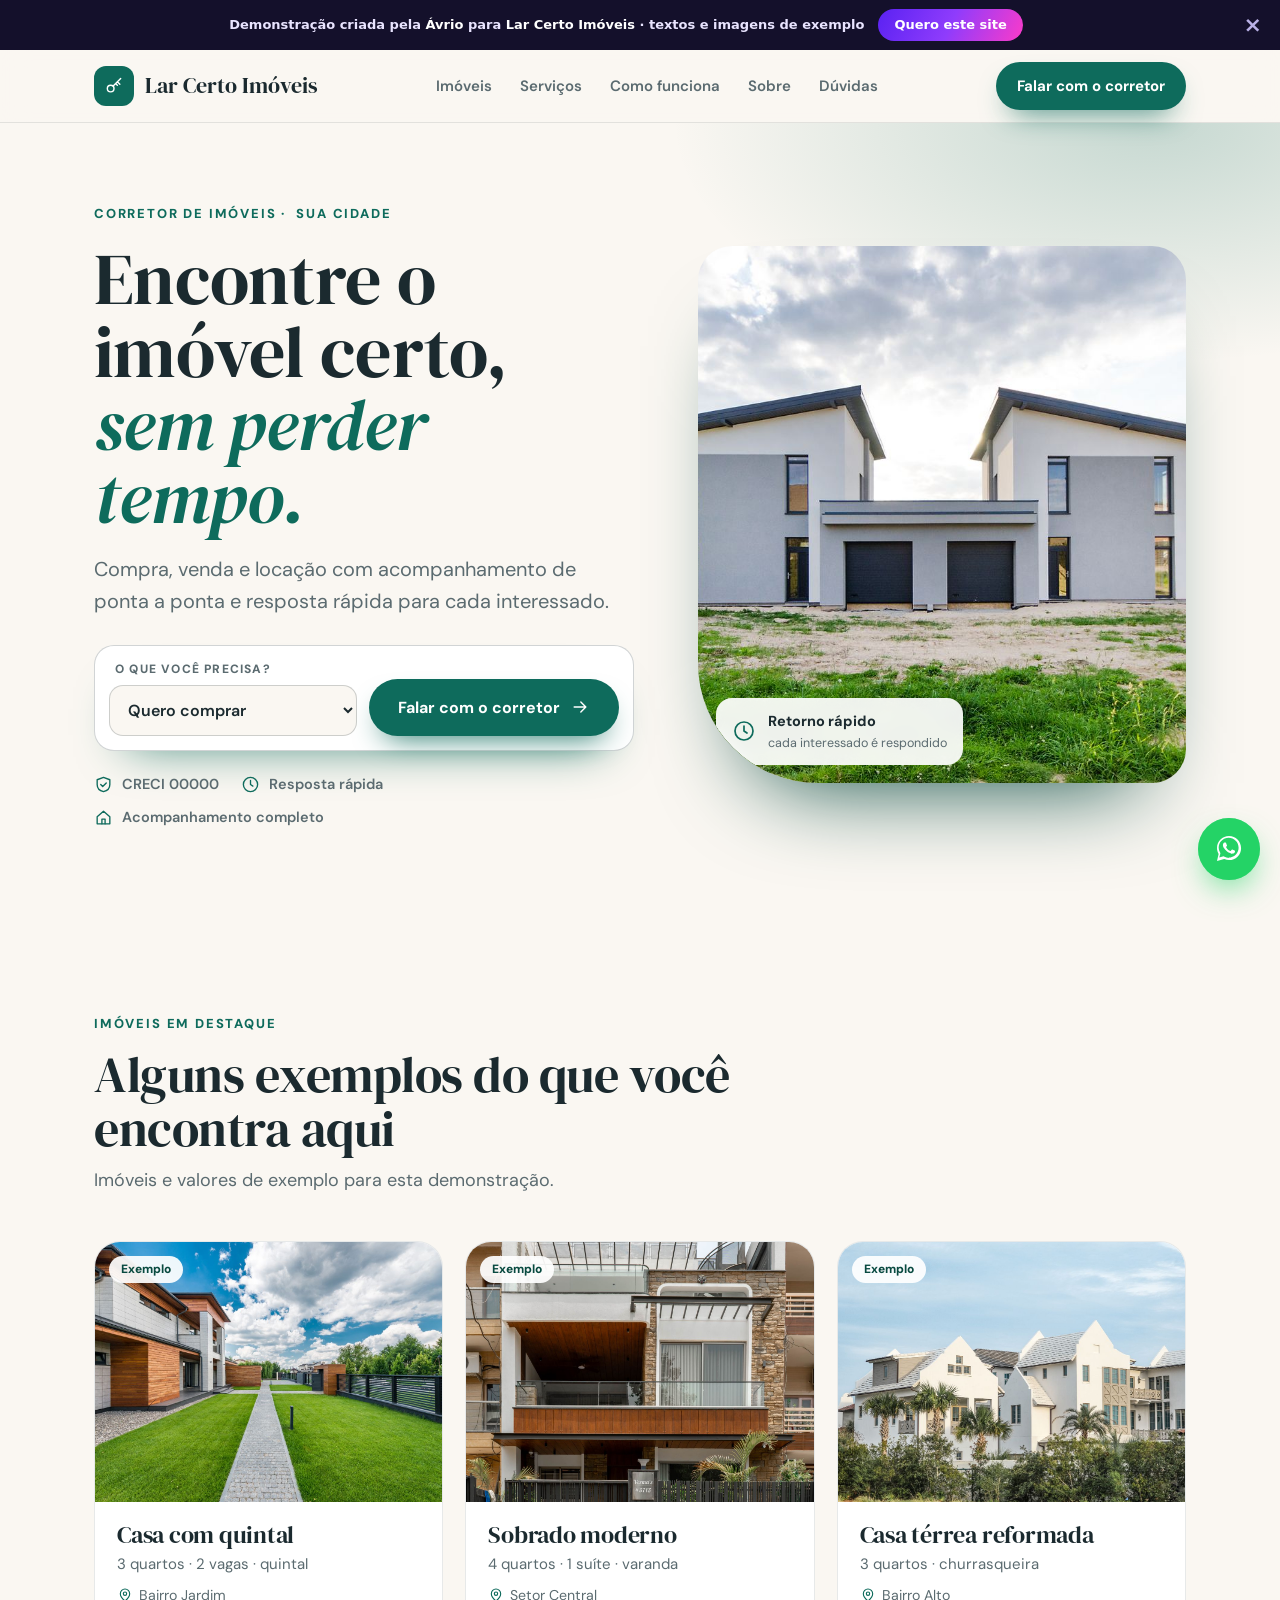
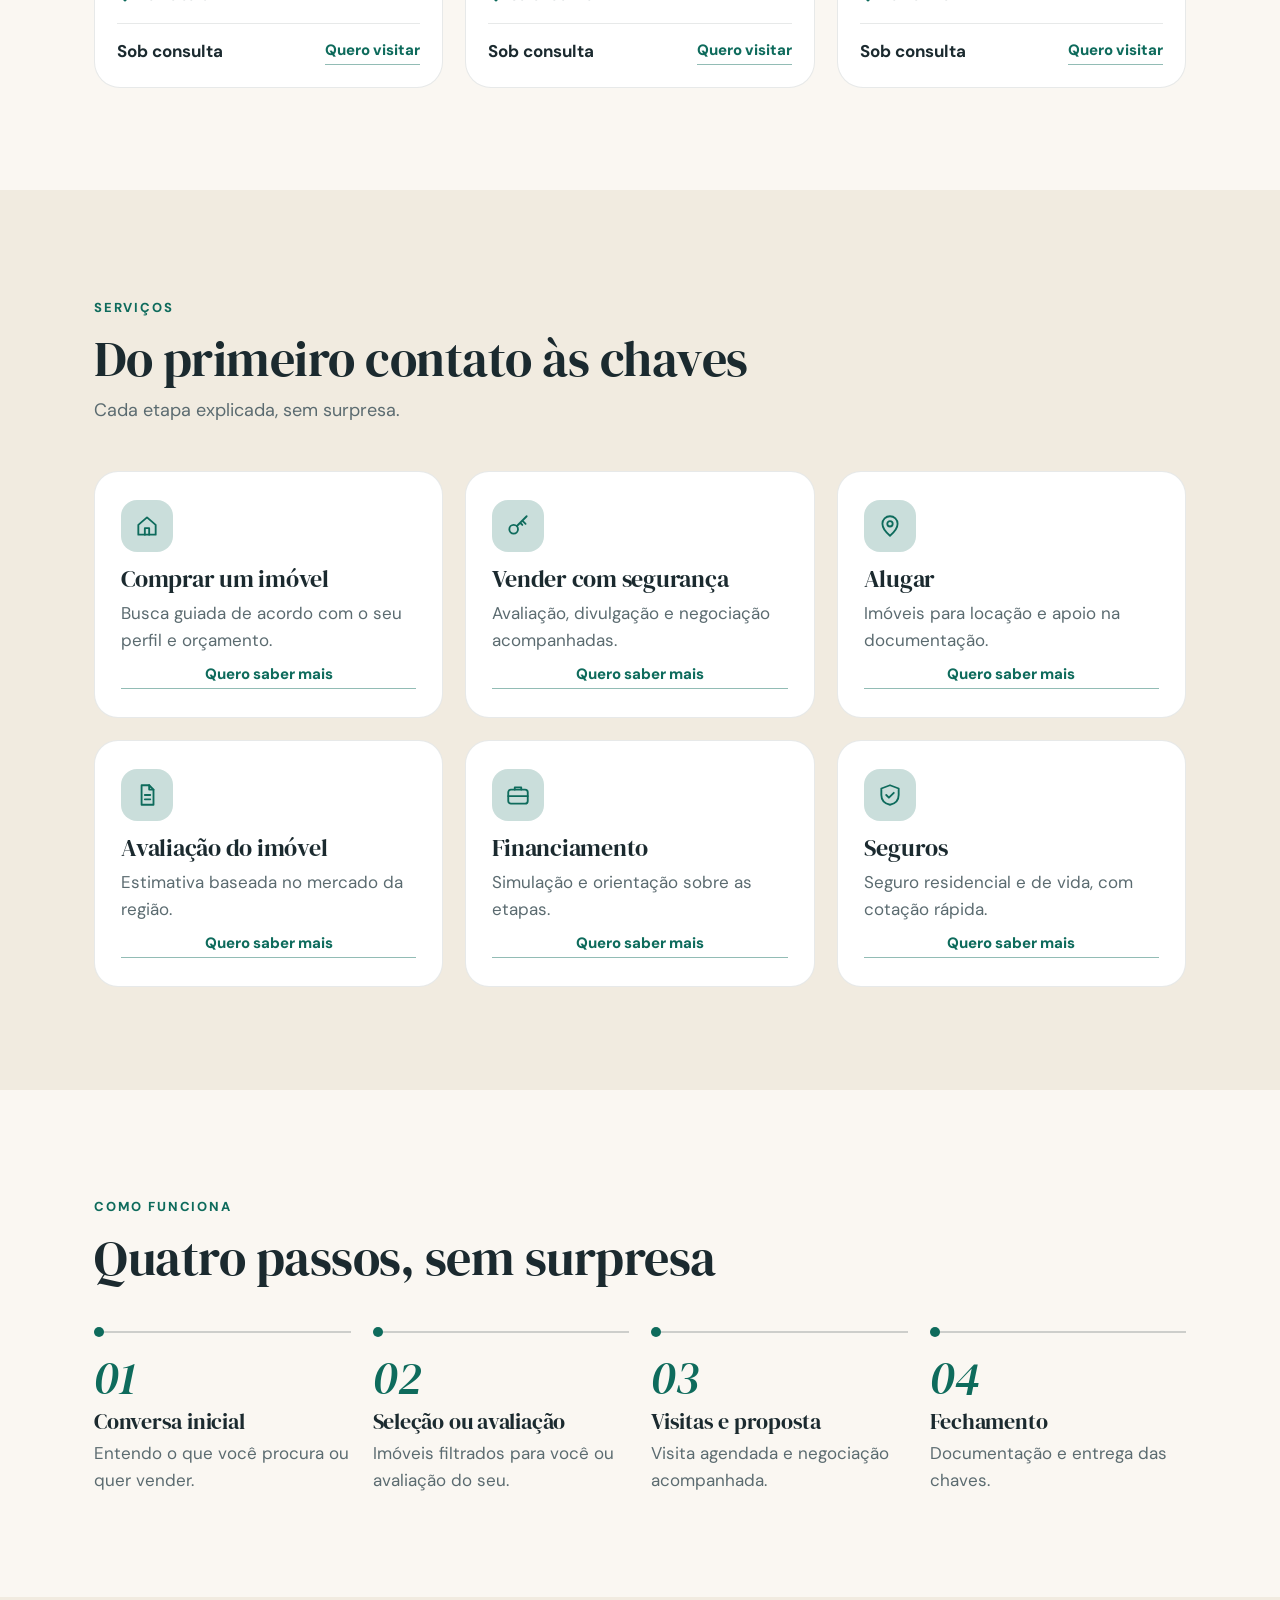
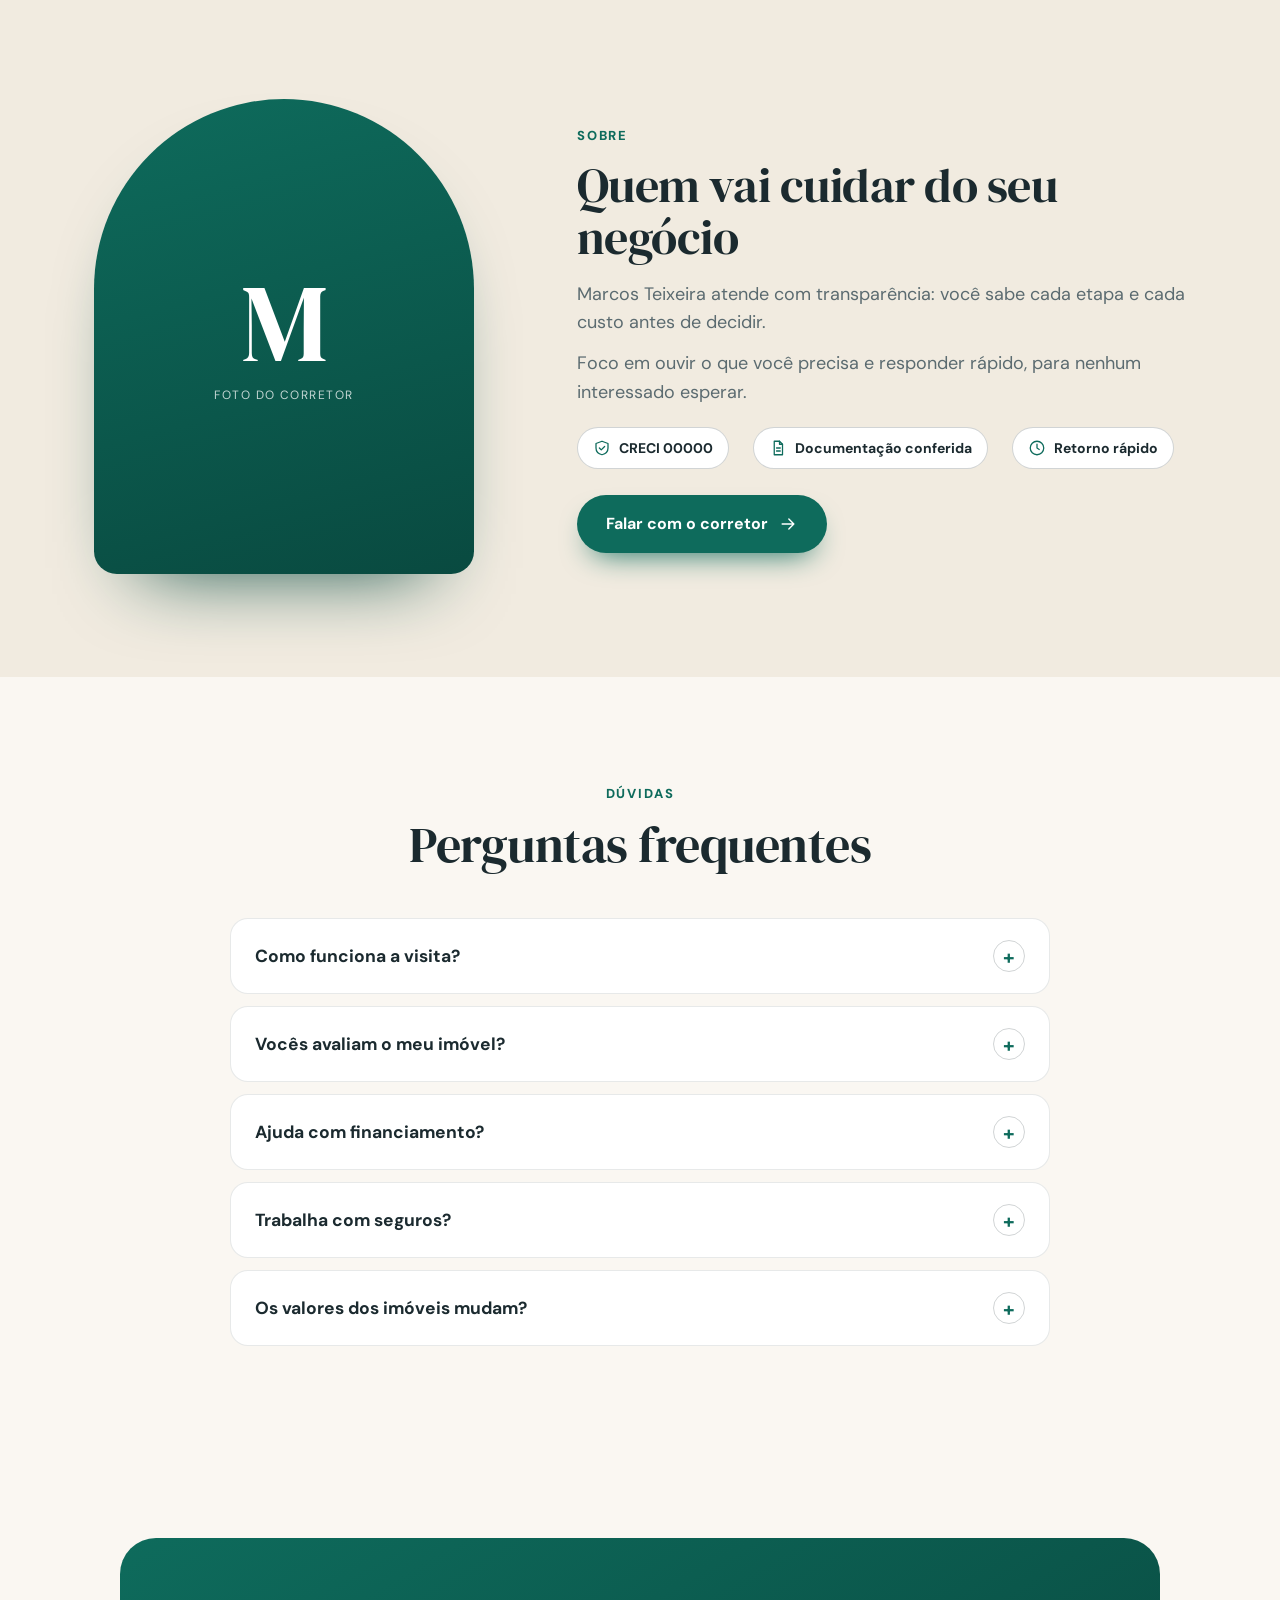
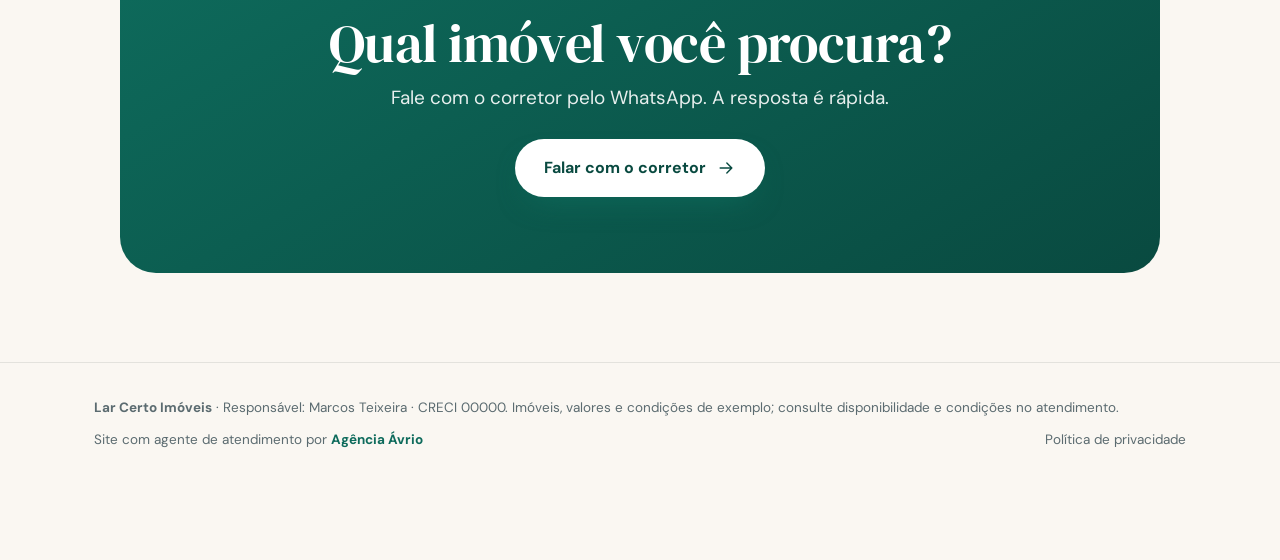
<file: demo/corretor/index.html>
<!DOCTYPE html>
<html lang="pt-BR">
<head>
<meta charset="UTF-8">
<meta name="viewport" content="width=device-width, initial-scale=1">
<meta name="robots" content="noindex, nofollow">
<title>Demonstração de site para corretagem · Agência Ávrio</title>
<meta name="description" content="Veja como ficaria o site do seu consultório, com agendamento e atendimento automático. Demonstração criada pela Agência Ávrio.">
<meta property="og:title" content="Demonstração de site para corretagem · Agência Ávrio">
<meta property="og:description" content="Veja como ficaria o site do seu consultório, com agendamento e atendimento automático.">
<meta name="theme-color" content="#0E6B5C">
<link rel="preconnect" href="https://fonts.googleapis.com">
<link rel="preconnect" href="https://fonts.gstatic.com" crossorigin>
<link href="https://fonts.googleapis.com/css2?family=DM+Serif+Display&family=DM+Sans:wght@400;500;600;700&display=swap" rel="stylesheet">
<link rel="stylesheet" href="../base.css?v=202610281100">
<link rel="stylesheet" href="../corretor.css?v=202610261019">
<style>:root{--bg:#FAF7F2;--surface:#FFFFFF;--surface-2:#F1EBE0;--ink:#1B2A2F;--muted:#5B6B70;--primary:#0E6B5C;--primary-2:#094A40;--on-primary:#FFFFFF;--glow:rgba(14,107,92,.22);--line:rgba(27,42,47,.10);--line-2:rgba(27,42,47,.20);--font-h:'DM Serif Display',Georgia,serif;--font-b:'DM Sans',system-ui,sans-serif;--hw:400;--btn-r:999px;--radius:22px;}</style>
</head>
<body class="lay-corretor">
<div class="ribbon" id="ribbon">
  <span>Demonstração criada pela <b>Ávrio</b> para <b data-bind="biz">Lar Certo Imóveis</b> · textos e imagens de exemplo</span>
  <a class="ribbon-btn" id="ribbonCta" href="#" target="_blank" rel="noopener">Quero este site</a>
  <button type="button" id="ribbonX" aria-label="Fechar aviso">×</button>
</div>

<header class="cr-head"><div class="wrap">
  <a class="logo" href="#topo"><span class="mk"><svg class="ico " viewBox="0 0 24 24" aria-hidden="true" focusable="false"><circle cx="8" cy="15" r="4"/><path d="M11 12l9-9M16 7l3 3M14 9l2 2"/></svg></span><span data-bind="biz">Lar Certo Imóveis</span></a>
  <nav class="nav cr-nav" id="nav"><a href="#imoveis">Imóveis</a><a href="#servicos">Serviços</a><a href="#como">Como funciona</a><a href="#sobre">Sobre</a><a href="#duvidas">Dúvidas</a></nav>
  <button type="button" class="btn btn-p btn-sm" data-book="">Falar com o corretor</button><button type="button" class="burger" id="burger" aria-label="Abrir menu"><svg class="ico" viewBox="0 0 24 24"><path d="M4 7h16M4 12h16M4 17h16"/></svg></button>
</div></header>
<main id="topo">
<section class="cr-hero"><div class="wrap cr-hero-in">
  <div class="cr-copy rv">
    <span class="eyebrow">Corretor de imóveis · <span data-bind="city">sua cidade</span></span>
    <h1>Encontre o imóvel certo, <em>sem perder tempo.</em></h1>
    <p class="lead">Compra, venda e locação com acompanhamento de ponta a ponta e resposta rápida para cada interessado.</p>
    <div class="cr-search" data-cr>
      <label><span>O que você precisa?</span><select id="crSel" aria-label="O que você precisa"><option>Quero comprar</option><option>Quero alugar</option><option>Quero vender o meu imóvel</option><option>Quero avaliar o meu imóvel</option><option>Quero cotar um seguro</option></select></label>
      <button type="button" class="btn btn-p" data-cr-go>Falar com o corretor <svg class="ico " viewBox="0 0 24 24" aria-hidden="true" focusable="false"><path d="M5 12h14M13 6l6 6-6 6"/></svg></button>
    </div>
    <div class="cr-chips"><span class="chip"><svg class="ico " viewBox="0 0 24 24" aria-hidden="true" focusable="false"><path d="M12 3l8 3v6c0 5-3.5 8-8 9-4.5-1-8-4-8-9V6l8-3z"/><path d="M8.5 12l2.5 2.5L15.5 10"/></svg>CRECI 00000</span><span class="chip"><svg class="ico " viewBox="0 0 24 24" aria-hidden="true" focusable="false"><circle cx="12" cy="12" r="9"/><path d="M12 7v5l3 2"/></svg>Resposta rápida</span><span class="chip"><svg class="ico " viewBox="0 0 24 24" aria-hidden="true" focusable="false"><path d="M4 11l8-7 8 7v9H4z"/><path d="M10 20v-6h4v6"/></svg>Acompanhamento completo</span></div>
  </div>
  <div class="cr-photo rv"><img src="../img/cr-1.jpg" alt="Casa moderna de exemplo" loading="lazy" decoding="async"><div class="cr-badge"><svg class="ico " viewBox="0 0 24 24" aria-hidden="true" focusable="false"><circle cx="12" cy="12" r="9"/><path d="M12 7v5l3 2"/></svg><span><b>Retorno rápido</b>cada interessado é respondido</span></div></div>
</div></section>
<section class="sec" id="imoveis"><div class="wrap">
  <div class="cr-sh rv"><span class="eyebrow">Imóveis em destaque</span><h2>Alguns exemplos do que você encontra aqui</h2><p>Imóveis e valores de exemplo para esta demonstração.</p></div>
  <div class="cr-grid3"><article class="cr-house rv"><div class="ph"><img src="../img/cr-2.jpg" alt="Imóvel de exemplo" loading="lazy" decoding="async"><span class="tg">Exemplo</span></div><div class="bd"><h3>Casa com quintal</h3><p>3 quartos · 2 vagas · quintal</p><small><svg class="ico " viewBox="0 0 24 24" aria-hidden="true" focusable="false"><path d="M12 21s7-5.8 7-11a7 7 0 10-14 0c0 5.2 7 11 7 11z"/><circle cx="12" cy="10" r="2.5"/></svg> Bairro Jardim</small><div class="ft"><b>Sob consulta</b><button type="button" class="cr-link" data-book="Visita: Casa com quintal">Quero visitar</button></div></div></article><article class="cr-house rv"><div class="ph"><img src="../img/cr-3.jpg" alt="Imóvel de exemplo" loading="lazy" decoding="async"><span class="tg">Exemplo</span></div><div class="bd"><h3>Sobrado moderno</h3><p>4 quartos · 1 suíte · varanda</p><small><svg class="ico " viewBox="0 0 24 24" aria-hidden="true" focusable="false"><path d="M12 21s7-5.8 7-11a7 7 0 10-14 0c0 5.2 7 11 7 11z"/><circle cx="12" cy="10" r="2.5"/></svg> Setor Central</small><div class="ft"><b>Sob consulta</b><button type="button" class="cr-link" data-book="Visita: Sobrado moderno">Quero visitar</button></div></div></article><article class="cr-house rv"><div class="ph"><img src="../img/cr-4.jpg" alt="Imóvel de exemplo" loading="lazy" decoding="async"><span class="tg">Exemplo</span></div><div class="bd"><h3>Casa térrea reformada</h3><p>3 quartos · churrasqueira</p><small><svg class="ico " viewBox="0 0 24 24" aria-hidden="true" focusable="false"><path d="M12 21s7-5.8 7-11a7 7 0 10-14 0c0 5.2 7 11 7 11z"/><circle cx="12" cy="10" r="2.5"/></svg> Bairro Alto</small><div class="ft"><b>Sob consulta</b><button type="button" class="cr-link" data-book="Visita: Casa térrea reformada">Quero visitar</button></div></div></article></div>
</div></section>
<section class="sec cr-alt" id="servicos"><div class="wrap">
  <div class="cr-sh rv"><span class="eyebrow">Serviços</span><h2>Do primeiro contato às chaves</h2><p>Cada etapa explicada, sem surpresa.</p></div>
  <div class="cr-grid3"><article class="cr-card rv"><span class="cr-ic"><svg class="ico " viewBox="0 0 24 24" aria-hidden="true" focusable="false"><path d="M4 11l8-7 8 7v9H4z"/><path d="M10 20v-6h4v6"/></svg></span><h3>Comprar um imóvel</h3><p>Busca guiada de acordo com o seu perfil e orçamento.</p><button type="button" class="cr-link" data-book="Comprar um imóvel">Quero saber mais</button></article><article class="cr-card rv"><span class="cr-ic"><svg class="ico " viewBox="0 0 24 24" aria-hidden="true" focusable="false"><circle cx="8" cy="15" r="4"/><path d="M11 12l9-9M16 7l3 3M14 9l2 2"/></svg></span><h3>Vender com segurança</h3><p>Avaliação, divulgação e negociação acompanhadas.</p><button type="button" class="cr-link" data-book="Vender com segurança">Quero saber mais</button></article><article class="cr-card rv"><span class="cr-ic"><svg class="ico " viewBox="0 0 24 24" aria-hidden="true" focusable="false"><path d="M12 21s7-5.8 7-11a7 7 0 10-14 0c0 5.2 7 11 7 11z"/><circle cx="12" cy="10" r="2.5"/></svg></span><h3>Alugar</h3><p>Imóveis para locação e apoio na documentação.</p><button type="button" class="cr-link" data-book="Alugar">Quero saber mais</button></article><article class="cr-card rv"><span class="cr-ic"><svg class="ico " viewBox="0 0 24 24" aria-hidden="true" focusable="false"><path d="M7 3h7l4 4v14H7z"/><path d="M14 3v4h4M10 12h5M10 16h5"/></svg></span><h3>Avaliação do imóvel</h3><p>Estimativa baseada no mercado da região.</p><button type="button" class="cr-link" data-book="Avaliação do imóvel">Quero saber mais</button></article><article class="cr-card rv"><span class="cr-ic"><svg class="ico " viewBox="0 0 24 24" aria-hidden="true" focusable="false"><rect x="3" y="7" width="18" height="13" rx="2.5"/><path d="M9 7V5h6v2M3 13h18"/></svg></span><h3>Financiamento</h3><p>Simulação e orientação sobre as etapas.</p><button type="button" class="cr-link" data-book="Financiamento">Quero saber mais</button></article><article class="cr-card rv"><span class="cr-ic"><svg class="ico " viewBox="0 0 24 24" aria-hidden="true" focusable="false"><path d="M12 3l8 3v6c0 5-3.5 8-8 9-4.5-1-8-4-8-9V6l8-3z"/><path d="M8.5 12l2.5 2.5L15.5 10"/></svg></span><h3>Seguros</h3><p>Seguro residencial e de vida, com cotação rápida.</p><button type="button" class="cr-link" data-book="Seguros">Quero saber mais</button></article></div>
</div></section>
<section class="sec" id="como"><div class="wrap">
  <div class="cr-sh rv"><span class="eyebrow">Como funciona</span><h2>Quatro passos, sem surpresa</h2></div>
  <ol class="cr-steps"><li class="rv"><i>01</i><h3>Conversa inicial</h3><p>Entendo o que você procura ou quer vender.</p></li><li class="rv"><i>02</i><h3>Seleção ou avaliação</h3><p>Imóveis filtrados para você ou avaliação do seu.</p></li><li class="rv"><i>03</i><h3>Visitas e proposta</h3><p>Visita agendada e negociação acompanhada.</p></li><li class="rv"><i>04</i><h3>Fechamento</h3><p>Documentação e entrega das chaves.</p></li></ol>
</div></section>
<section class="sec cr-alt" id="sobre"><div class="wrap cr-about rv">
  <div class="cr-portrait" role="img" aria-label="Foto do corretor (espaço reservado)"><span data-bind="initial">A</span><small>foto do corretor</small></div>
  <div><span class="eyebrow">Sobre</span><h2>Quem vai cuidar do seu negócio</h2><p><span data-bind="pro">Marcos Teixeira</span> atende com transparência: você sabe cada etapa e cada custo antes de decidir.</p><p>Foco em ouvir o que você precisa e responder rápido, para nenhum interessado esperar.</p><div class="cr-creds"><span class="cred"><svg class="ico " viewBox="0 0 24 24" aria-hidden="true" focusable="false"><path d="M12 3l8 3v6c0 5-3.5 8-8 9-4.5-1-8-4-8-9V6l8-3z"/><path d="M8.5 12l2.5 2.5L15.5 10"/></svg>CRECI 00000</span><span class="cred"><svg class="ico " viewBox="0 0 24 24" aria-hidden="true" focusable="false"><path d="M7 3h7l4 4v14H7z"/><path d="M14 3v4h4M10 12h5M10 16h5"/></svg>Documentação conferida</span><span class="cred"><svg class="ico " viewBox="0 0 24 24" aria-hidden="true" focusable="false"><circle cx="12" cy="12" r="9"/><path d="M12 7v5l3 2"/></svg>Retorno rápido</span></div><button type="button" class="btn btn-p" data-book="">Falar com o corretor <svg class="ico " viewBox="0 0 24 24" aria-hidden="true" focusable="false"><path d="M5 12h14M13 6l6 6-6 6"/></svg></button></div>
</div></section>
<section class="sec g-sec" id="gSec" hidden>
  <div class="wrap"><div class="g-card rv">
    <div><div class="g-num" id="gNum">5,0</div><div class="g-stars" aria-label="Nota no Google"><svg class="ico " viewBox="0 0 24 24" aria-hidden="true" focusable="false"><path d="M12 3l2.7 5.6 6.1.9-4.4 4.3 1 6.1L12 17l-5.4 2.9 1-6.1L3.2 9.5l6.1-.9z"/></svg><svg class="ico " viewBox="0 0 24 24" aria-hidden="true" focusable="false"><path d="M12 3l2.7 5.6 6.1.9-4.4 4.3 1 6.1L12 17l-5.4 2.9 1-6.1L3.2 9.5l6.1-.9z"/></svg><svg class="ico " viewBox="0 0 24 24" aria-hidden="true" focusable="false"><path d="M12 3l2.7 5.6 6.1.9-4.4 4.3 1 6.1L12 17l-5.4 2.9 1-6.1L3.2 9.5l6.1-.9z"/></svg><svg class="ico " viewBox="0 0 24 24" aria-hidden="true" focusable="false"><path d="M12 3l2.7 5.6 6.1.9-4.4 4.3 1 6.1L12 17l-5.4 2.9 1-6.1L3.2 9.5l6.1-.9z"/></svg><svg class="ico " viewBox="0 0 24 24" aria-hidden="true" focusable="false"><path d="M12 3l2.7 5.6 6.1.9-4.4 4.3 1 6.1L12 17l-5.4 2.9 1-6.1L3.2 9.5l6.1-.9z"/></svg></div></div>
    <div class="g-txt"><h3 style="font-size:24px">Avaliado no Google</h3><p id="gTxt">Avaliações reais de quem já foi atendido.</p>
    <a class="btn btn-g btn-sm" href="#" target="_blank" rel="noopener">Ver avaliações no Google</a></div>
  </div></div>
</section>
<section class="sec" id="duvidas"><div class="wrap">
  <div class="cr-sh c rv"><span class="eyebrow">Dúvidas</span><h2>Perguntas frequentes</h2></div>
  <div class="faq rv"><details><summary>Como funciona a visita?</summary><p>Você escolhe o imóvel, combinamos dia e horário e acompanho a visita.</p></details><details><summary>Vocês avaliam o meu imóvel?</summary><p>Sim. A avaliação considera o mercado da região e as características do imóvel.</p></details><details><summary>Ajuda com financiamento?</summary><p>Sim, com simulação e orientação sobre documentos e etapas.</p></details><details><summary>Trabalha com seguros?</summary><p>Sim. Posso cotar seguro residencial e de vida para você.</p></details><details><summary>Os valores dos imóveis mudam?</summary><p>Sim. Os valores e a disponibilidade são confirmados no atendimento.</p></details></div>
</div></section>
<section class="cr-cta" id="contato"><div class="wrap rv"><h2>Qual imóvel você procura?</h2><p>Fale com o corretor pelo WhatsApp. A resposta é rápida.</p><button type="button" class="btn btn-p" data-book="">Falar com o corretor <svg class="ico " viewBox="0 0 24 24" aria-hidden="true" focusable="false"><path d="M5 12h14M13 6l6 6-6 6"/></svg></button></div></section>
</main>
<script>(function(){var b=document.querySelector('[data-cr-go]');if(b)b.addEventListener('click',function(){window.AvrioBook&&window.AvrioBook(document.getElementById('crSel').value)})})();</script>

<footer class="ftr"><div class="wrap">
  <div class="row"><span><b data-bind="biz">Lar Certo Imóveis</b> · Responsável: <span data-bind="pro">Marcos Teixeira</span> · CRECI 00000. Imóveis, valores e condições de exemplo; consulte disponibilidade e condições no atendimento.</span></div>
  <div class="row"><span class="credit">Site com agente de atendimento por <a href="https://wa.me/5563984600461" target="_blank" rel="noopener">Agência Ávrio</a></span><span>Política de privacidade</span></div>
</div></footer>

<button type="button" class="fab" id="fab" aria-label="Abrir assistente de atendimento" aria-expanded="false"><span class="tip">Fale com a gente</span>
  <svg class="ico" viewBox="0 0 32 32" aria-hidden="true"><path d="M16.04 3C9.4 3 4 8.36 4 14.97c0 2.11.56 4.17 1.62 5.98L4 28l7.25-1.9a12.1 12.1 0 0 0 4.79 1c6.64 0 12.04-5.37 12.04-11.97C28.08 8.36 22.68 3 16.04 3Zm0 21.9a10 10 0 0 1-5.1-1.4l-.37-.22-4.3 1.13 1.15-4.17-.24-.38a9.8 9.8 0 0 1-1.5-5.2c0-5.44 4.46-9.87 9.96-9.87 5.5 0 9.96 4.43 9.96 9.87 0 5.44-4.46 9.88-9.96 9.88Zm5.46-7.4c-.3-.15-1.77-.87-2.04-.97-.28-.1-.48-.15-.68.15-.2.3-.78.97-.95 1.17-.18.2-.35.22-.65.07-.3-.15-1.27-.47-2.42-1.49-.9-.8-1.5-1.78-1.67-2.08-.18-.3-.02-.46.13-.6.13-.14.3-.35.45-.52.15-.18.2-.3.3-.5.1-.2.05-.37-.02-.52-.08-.15-.68-1.63-.93-2.24-.24-.58-.5-.5-.68-.5h-.58c-.2 0-.52.07-.8.37-.27.3-1.04 1-1.04 2.46 0 1.45 1.07 2.86 1.22 3.06.15.2 2.1 3.2 5.08 4.48.71.3 1.27.49 1.7.62.72.23 1.37.2 1.88.12.57-.08 1.77-.72 2.02-1.42.25-.7.25-1.3.17-1.42-.07-.12-.27-.2-.57-.35Z"/></svg></button>
<div class="sticky" id="sticky"><button type="button" class="btn btn-p" data-book="">Falar com o corretor <svg class="ico " viewBox="0 0 24 24" aria-hidden="true" focusable="false"><path d="M5 12h14M13 6l6 6-6 6"/></svg></button></div>

<section class="chat" id="chat" role="dialog" aria-label="Assistente virtual">
  <div class="ch-h"><span class="av"><svg class="ico " viewBox="0 0 24 24" aria-hidden="true" focusable="false"><path d="M4 5h16v11H10l-5 4v-4H4z"/><path d="M8 9.5h8M8 12.5h5"/></svg></span><div><b>Assistente <span data-bind="biz">Lar Certo Imóveis</span></b><span>Assistente virtual · responde na hora</span></div><button type="button" id="chX" aria-label="Minimizar assistente">&#8211;</button></div>
  <div class="ch-b" id="chBody"></div>
  <div class="qr" id="chQr"></div>
  <form class="ch-in" id="chForm" hidden><input id="chInput" type="text" maxlength="300" placeholder="Digite sua dúvida..." autocomplete="off" aria-label="Digite sua dúvida"><button type="submit" aria-label="Enviar">&#10148;</button></form>
  <div class="ch-f">Demonstração do assistente com IA da Ávrio</div>
</section>

<div class="ov" id="ov" hidden>
  <div class="mdl" role="dialog" aria-modal="true" aria-label="Agendamento">
    <button type="button" class="x" id="mx" aria-label="Fechar">×</button>
    <div class="bar"><i id="mbar"></i></div>
    <div class="stp" id="mstp">Passo 1 de 3</div>
    <div class="pane">
      <h3>O que você gostaria de agendar?</h3>
      <p class="sub">Escolha uma opção. Você confirma os detalhes no atendimento.</p>
      <div class="opts" id="svcOpts"><button type="button" data-v="Comprar um imóvel">Comprar um imóvel</button><button type="button" data-v="Vender com segurança">Vender com segurança</button><button type="button" data-v="Alugar">Alugar</button><button type="button" data-v="Avaliação do imóvel">Avaliação do imóvel</button><button type="button" data-v="Financiamento">Financiamento</button><button type="button" data-v="Seguros">Seguros</button></div>
    </div>
    <div class="pane" hidden>
      <h3>Como podemos te chamar?</h3>
      <p class="sub">Usamos apenas para entrar em contato sobre o seu agendamento.</p>
      <label class="fld"><span>Seu nome</span><input id="fName" type="text" placeholder="Nome e sobrenome" autocomplete="name"></label>
      <label class="fld"><span>WhatsApp (com DDD)</span><input id="fPhone" type="tel" inputmode="tel" placeholder="(00) 00000-0000" autocomplete="tel"></label>
      <p class="err" role="alert"></p>
    </div>
    <div class="pane" hidden>
      <h3>Qual período é melhor para você?</h3>
      <p class="sub">Confirmamos o horário exato pelo WhatsApp.</p>
      <div class="opts one" id="turnOpts"><button type="button" data-v="Manhã">Manhã</button><button type="button" data-v="Tarde">Tarde</button><button type="button" data-v="Noite">Noite</button></div>
    </div>
    <div class="pane" hidden>
      <div class="okc"><svg viewBox="0 0 52 52" fill="none" stroke="currentColor" stroke-width="3.2" stroke-linecap="round" stroke-linejoin="round"><circle cx="26" cy="26" r="24"/><path d="M15 27l8 8 14-16"/></svg></div>
      <h3 style="text-align:center">Pedido pronto!</h3>
      <p class="sub" style="text-align:center">Assim a mensagem chegaria no WhatsApp de <b id="doneBiz"></b>:</p>
      <div class="wa-prev" id="prev">x<small>agora · mensagem automática</small></div>
      <a class="btn btn-p" id="doneGo" href="#" target="_blank" rel="noopener" style="width:100%">Continuar</a>
      <p class="note" id="doneNote"></p>
    </div>
    <div class="mnav" id="mnav" hidden>
      <button type="button" class="back" id="mback">← Voltar</button>
      <button type="button" class="btn btn-p btn-sm" id="mnext">Continuar</button>
    </div>
  </div>
</div>

<script>window.NICHE={"slug": "corretor", "biz": "Lar Certo Imóveis", "pro": "Marcos Teixeira", "city": "sua cidade", "label": "corretagem", "titleTail": "Corretor de imóveis", "chat": {"hello": "Olá! Sou o assistente virtual do {biz}. Posso ajudar com imóveis, visitas e atendimento.", "disclaimer": "Sou uma IA e não faço avaliação nem fechamento de negócio. O corretor confirma valores e condições.", "menu": [{"label": "Horários", "answer": "Atendemos de segunda a sábado, das 8h às 19h. Quer agendar uma visita?"}, {"label": "Serviços", "answer": "Compra, venda, locação, avaliação, financiamento e seguros."}, {"label": "Valores", "answer": "Os valores dos imóveis e das comissões são informados no atendimento. Posso marcar uma conversa?"}, {"label": "Agendar", "action": "book"}, {"label": "Falar com atendente", "action": "human"}]}};window.AVRIO_CHAT_URL="https://avrio-chat.avrio-chat.workers.dev";</script>
<script src="../demo.js?v=202610291600"></script>
<script src="../layouts.js?v=202610261019"></script>
</body>
</html>
</file>
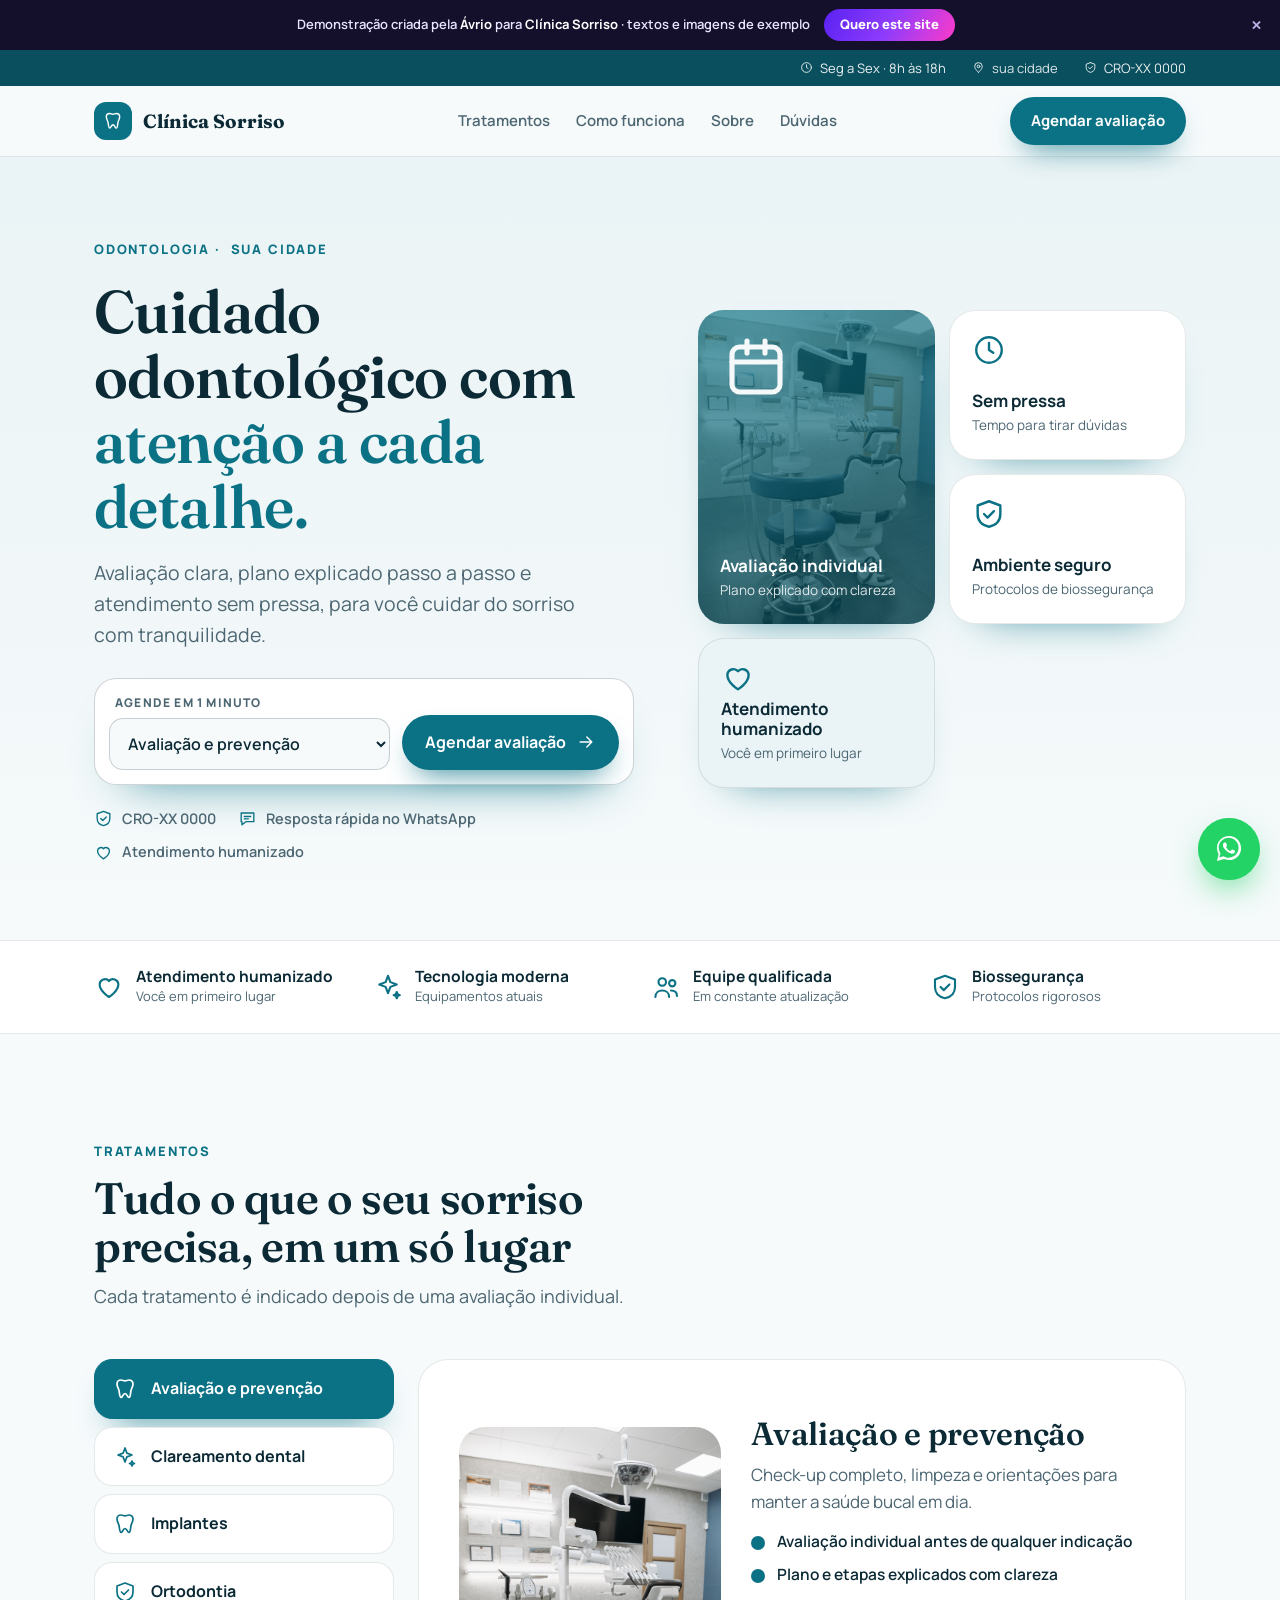
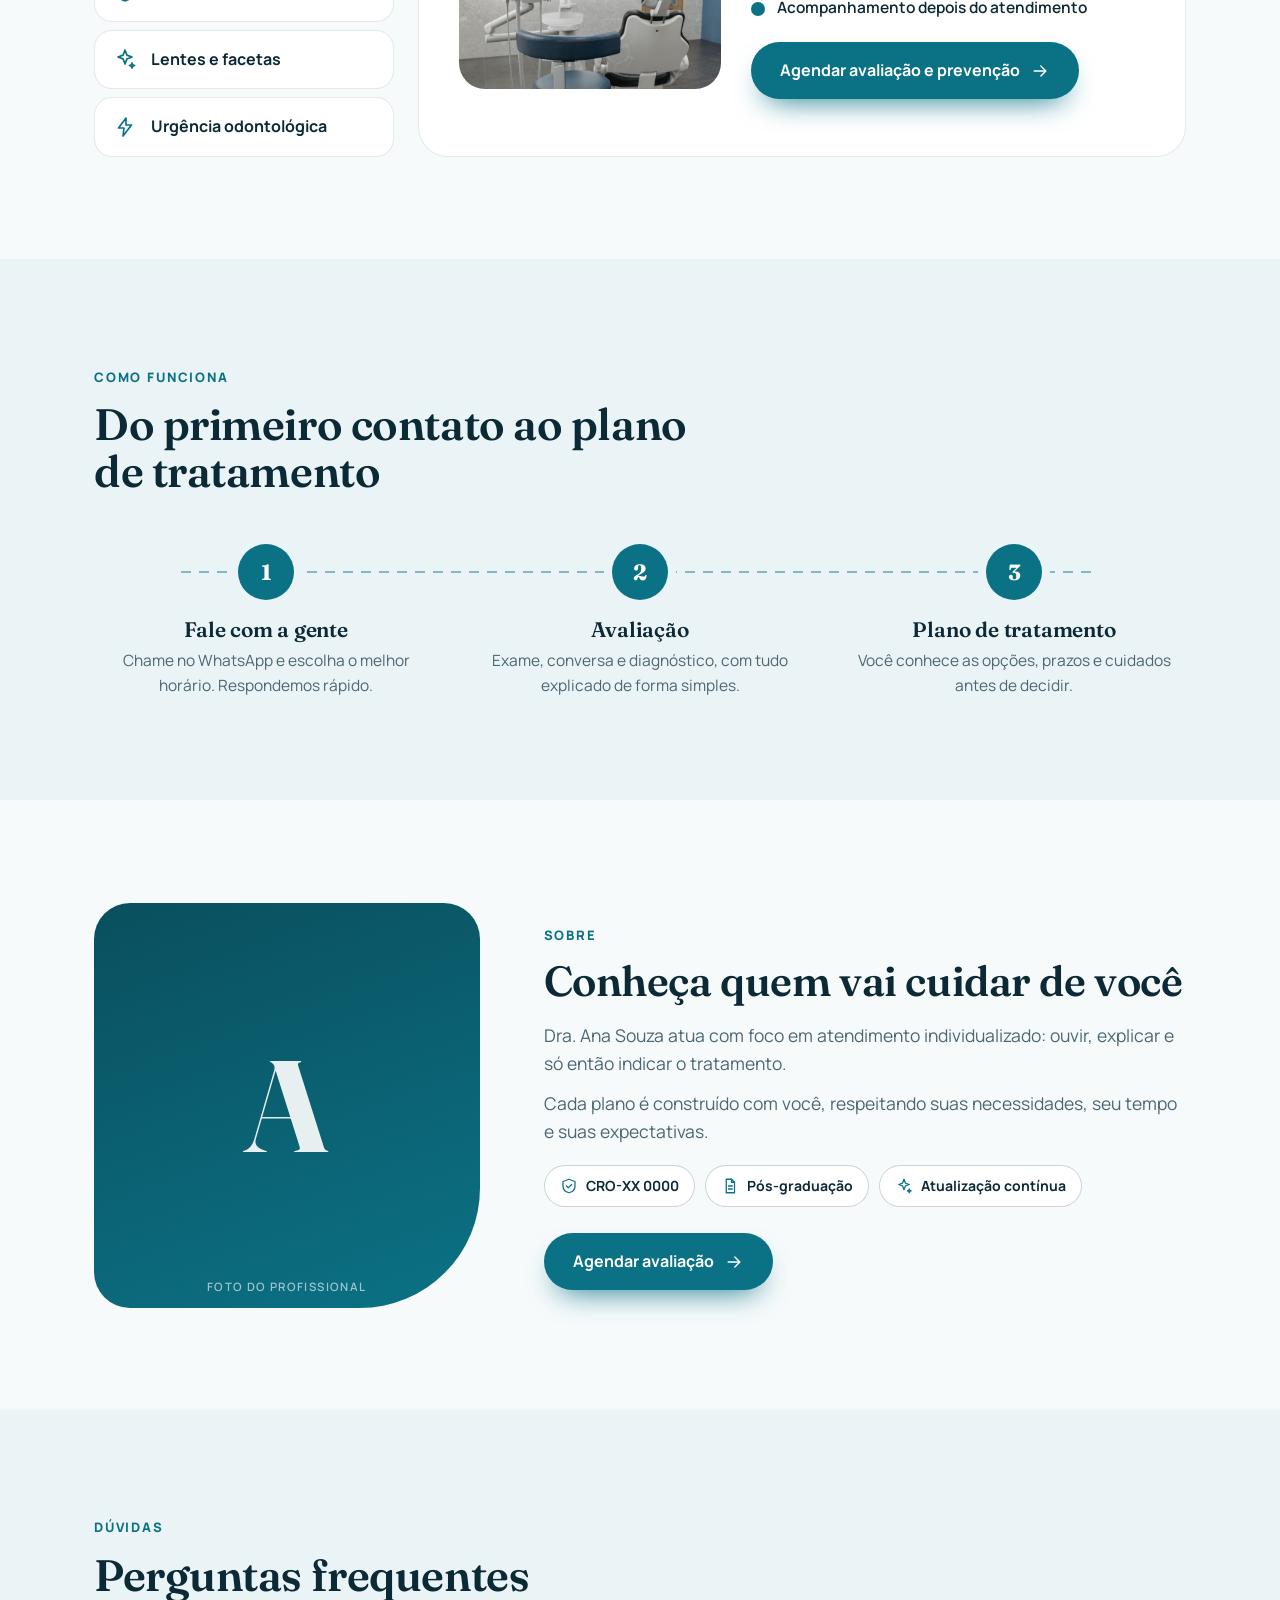
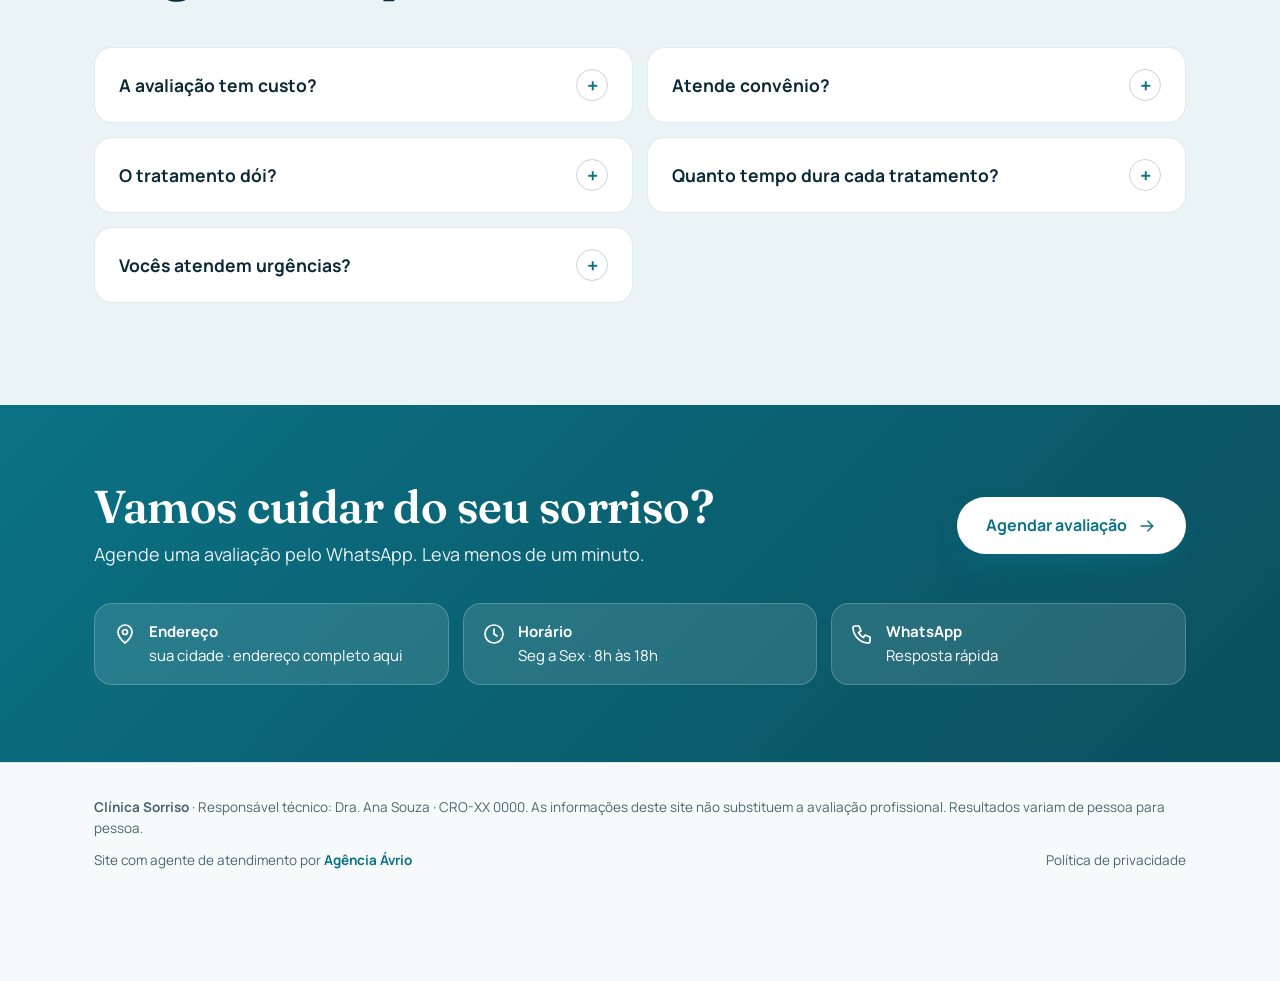
<file: demo/dentista/index.html>
<!DOCTYPE html>
<html lang="pt-BR">
<head>
<meta charset="UTF-8">
<meta name="viewport" content="width=device-width, initial-scale=1">
<meta name="robots" content="noindex, nofollow">
<title>Demonstração de site para odontologia · Agência Ávrio</title>
<meta name="description" content="Veja como ficaria o site do seu consultório, com agendamento e atendimento automático. Demonstração criada pela Agência Ávrio.">
<meta property="og:title" content="Demonstração de site para odontologia · Agência Ávrio">
<meta property="og:description" content="Veja como ficaria o site do seu consultório, com agendamento e atendimento automático.">
<meta name="theme-color" content="#0B7285">
<link rel="preconnect" href="https://fonts.googleapis.com">
<link rel="preconnect" href="https://fonts.gstatic.com" crossorigin>
<link href="https://fonts.googleapis.com/css2?family=Fraunces:opsz,wght@9..144,500;9..144,600;9..144,700&family=Manrope:wght@400;500;600;700;800&display=swap" rel="stylesheet">
<link rel="stylesheet" href="../base.css?v=202610281100">
<link rel="stylesheet" href="../dentista.css?v=202610281100">
<style>:root{--bg:#F6FAFB;--surface:#FFFFFF;--surface-2:#EAF3F5;--ink:#0B2A36;--muted:#4C6672;--primary:#0B7285;--primary-2:#0A4F5E;--on-primary:#FFFFFF;--glow:rgba(11,114,133,.22);--line:rgba(11,42,54,.10);--line-2:rgba(11,42,54,.20);--font-h:'Fraunces',Georgia,serif;--font-b:'Manrope',system-ui,sans-serif;--hw:600;--btn-r:999px;--radius:22px;}</style>
</head>
<body class="lay-dentista">
<div class="ribbon" id="ribbon">
  <span>Demonstração criada pela <b>Ávrio</b> para <b data-bind="biz">Clínica Sorriso</b> · textos e imagens de exemplo</span>
  <a class="ribbon-btn" id="ribbonCta" href="#" target="_blank" rel="noopener">Quero este site</a>
  <button type="button" id="ribbonX" aria-label="Fechar aviso">×</button>
</div>

<div class="dn-top"><div class="wrap"><span><svg class="ico " viewBox="0 0 24 24" aria-hidden="true" focusable="false"><circle cx="12" cy="12" r="9"/><path d="M12 7v5l3 2"/></svg> Seg a Sex · 8h às 18h</span><span><svg class="ico " viewBox="0 0 24 24" aria-hidden="true" focusable="false"><path d="M12 21s7-5.8 7-11a7 7 0 10-14 0c0 5.2 7 11 7 11z"/><circle cx="12" cy="10" r="2.5"/></svg> <span data-bind="city">sua cidade</span></span><span><svg class="ico " viewBox="0 0 24 24" aria-hidden="true" focusable="false"><path d="M12 3l8 3v6c0 5-3.5 8-8 9-4.5-1-8-4-8-9V6l8-3z"/><path d="M8.5 12l2.5 2.5L15.5 10"/></svg> CRO-XX 0000</span></div></div>
<header class="dn-head"><div class="wrap">
  <a class="logo" href="#topo"><span class="mk"><svg class="ico " viewBox="0 0 24 24" aria-hidden="true" focusable="false"><path d="M8 3C5.6 3 4 4.8 4 7c0 3 1.6 4 2.1 7s.6 6.5 2 6.5S10 16.5 12 16.5s2.4 4 3.9 4 1.5-3.5 2-6.5S20 10 20 7c0-2.2-1.6-4-4-4-1.6 0-2.6.9-4 .9S9.6 3 8 3z"/></svg></span><span data-bind="biz">Clínica Sorriso</span></a>
  <nav class="nav" id="nav"><a href="#tratamentos">Tratamentos</a><a href="#como">Como funciona</a><a href="#sobre">Sobre</a><a href="#duvidas">Dúvidas</a></nav>
  <button type="button" class="btn btn-p btn-sm" data-book="">Agendar avaliação</button><button type="button" class="burger" id="burger" aria-label="Abrir menu"><svg class="ico" viewBox="0 0 24 24"><path d="M4 7h16M4 12h16M4 17h16"/></svg></button>
</div></header>
<main id="topo">
<section class="dn-hero"><div class="wrap">
  <div class="dn-copy rv">
    <span class="eyebrow">Odontologia · <span data-bind="city">sua cidade</span></span>
    <h1>Cuidado odontológico com <em>atenção a cada detalhe.</em></h1>
    <p class="lead">Avaliação clara, plano explicado passo a passo e atendimento sem pressa, para você cuidar do sorriso com tranquilidade.</p>
    <div class="dn-quick" data-quick>
      <label><span>Agende em 1 minuto</span>
      <select id="dnSel" aria-label="Escolha o tratamento"><option>Avaliação e prevenção</option><option>Clareamento dental</option><option>Implantes</option><option>Ortodontia</option><option>Lentes e facetas</option><option>Urgência odontológica</option></select></label>
      <button type="button" class="btn btn-p" data-quick-go>Agendar avaliação <svg class="ico " viewBox="0 0 24 24" aria-hidden="true" focusable="false"><path d="M5 12h14M13 6l6 6-6 6"/></svg></button>
    </div>
    <div class="dn-chips"><span class="chip"><svg class="ico " viewBox="0 0 24 24" aria-hidden="true" focusable="false"><path d="M12 3l8 3v6c0 5-3.5 8-8 9-4.5-1-8-4-8-9V6l8-3z"/><path d="M8.5 12l2.5 2.5L15.5 10"/></svg>CRO-XX 0000</span><span class="chip"><svg class="ico " viewBox="0 0 24 24" aria-hidden="true" focusable="false"><path d="M4 5h16v11H10l-5 4v-4H4z"/><path d="M8 9.5h8M8 12.5h5"/></svg>Resposta rápida no WhatsApp</span><span class="chip"><svg class="ico " viewBox="0 0 24 24" aria-hidden="true" focusable="false"><path d="M12 20s-7.5-4.6-7.5-10.2A4.3 4.3 0 0112 7.2a4.3 4.3 0 017.5 2.6C19.5 15.4 12 20 12 20z"/></svg>Atendimento humanizado</span></div>
  </div>
  <div class="dn-bento rv"><div class="b b1"><img class="b-bg" src="../img/dn-1.jpg" alt="" loading="lazy" decoding="async"><svg class="ico " viewBox="0 0 24 24" aria-hidden="true" focusable="false"><rect x="4" y="5" width="16" height="15" rx="2.5"/><path d="M4 10h16M9 3v4M15 3v4"/></svg><b>Avaliação individual</b><small>Plano explicado com clareza</small></div><div class="b b2"><svg class="ico " viewBox="0 0 24 24" aria-hidden="true" focusable="false"><circle cx="12" cy="12" r="9"/><path d="M12 7v5l3 2"/></svg><b>Sem pressa</b><small>Tempo para tirar dúvidas</small></div><div class="b b3"><svg class="ico " viewBox="0 0 24 24" aria-hidden="true" focusable="false"><path d="M12 3l8 3v6c0 5-3.5 8-8 9-4.5-1-8-4-8-9V6l8-3z"/><path d="M8.5 12l2.5 2.5L15.5 10"/></svg><b>Ambiente seguro</b><small>Protocolos de biossegurança</small></div><div class="b b4"><svg class="ico " viewBox="0 0 24 24" aria-hidden="true" focusable="false"><path d="M12 20s-7.5-4.6-7.5-10.2A4.3 4.3 0 0112 7.2a4.3 4.3 0 017.5 2.6C19.5 15.4 12 20 12 20z"/></svg><b>Atendimento humanizado</b><small>Você em primeiro lugar</small></div></div>
</div></section>
<section class="dn-trust"><div class="wrap"><div><svg class="ico " viewBox="0 0 24 24" aria-hidden="true" focusable="false"><path d="M12 20s-7.5-4.6-7.5-10.2A4.3 4.3 0 0112 7.2a4.3 4.3 0 017.5 2.6C19.5 15.4 12 20 12 20z"/></svg><b>Atendimento humanizado</b><span>Você em primeiro lugar</span></div><div><svg class="ico " viewBox="0 0 24 24" aria-hidden="true" focusable="false"><path d="M12 3l1.9 5.1L19 10l-5.1 1.9L12 17l-1.9-5.1L5 10l5.1-1.9z"/><path d="M19 16l.7 1.8L21.5 18.5l-1.8.7L19 21l-.7-1.8-1.8-.7 1.8-.7z"/></svg><b>Tecnologia moderna</b><span>Equipamentos atuais</span></div><div><svg class="ico " viewBox="0 0 24 24" aria-hidden="true" focusable="false"><circle cx="9" cy="8" r="3"/><path d="M3.5 20c0-3.2 2.5-5.2 5.5-5.2s5.5 2 5.5 5.2"/><circle cx="17" cy="9" r="2.5"/><path d="M16 14.8c2.9 0 4.8 1.7 4.8 4.4"/></svg><b>Equipe qualificada</b><span>Em constante atualização</span></div><div><svg class="ico " viewBox="0 0 24 24" aria-hidden="true" focusable="false"><path d="M12 3l8 3v6c0 5-3.5 8-8 9-4.5-1-8-4-8-9V6l8-3z"/><path d="M8.5 12l2.5 2.5L15.5 10"/></svg><b>Biossegurança</b><span>Protocolos rigorosos</span></div></div></section>
<section class="sec" id="tratamentos"><div class="wrap">
  <div class="dn-sh rv"><span class="eyebrow">Tratamentos</span><h2>Tudo o que o seu sorriso precisa, em um só lugar</h2><p>Cada tratamento é indicado depois de uma avaliação individual.</p></div>
  <div class="dn-tabs rv" data-tabs><div class="dn-tablist" role="tablist"><button type="button" class="dn-tab" data-tab role="tab"><svg class="ico " viewBox="0 0 24 24" aria-hidden="true" focusable="false"><path d="M8 3C5.6 3 4 4.8 4 7c0 3 1.6 4 2.1 7s.6 6.5 2 6.5S10 16.5 12 16.5s2.4 4 3.9 4 1.5-3.5 2-6.5S20 10 20 7c0-2.2-1.6-4-4-4-1.6 0-2.6.9-4 .9S9.6 3 8 3z"/></svg><span>Avaliação e prevenção</span></button><button type="button" class="dn-tab" data-tab role="tab"><svg class="ico " viewBox="0 0 24 24" aria-hidden="true" focusable="false"><path d="M12 3l1.9 5.1L19 10l-5.1 1.9L12 17l-1.9-5.1L5 10l5.1-1.9z"/><path d="M19 16l.7 1.8L21.5 18.5l-1.8.7L19 21l-.7-1.8-1.8-.7 1.8-.7z"/></svg><span>Clareamento dental</span></button><button type="button" class="dn-tab" data-tab role="tab"><svg class="ico " viewBox="0 0 24 24" aria-hidden="true" focusable="false"><path d="M8 3C5.6 3 4 4.8 4 7c0 3 1.6 4 2.1 7s.6 6.5 2 6.5S10 16.5 12 16.5s2.4 4 3.9 4 1.5-3.5 2-6.5S20 10 20 7c0-2.2-1.6-4-4-4-1.6 0-2.6.9-4 .9S9.6 3 8 3z"/></svg><span>Implantes</span></button><button type="button" class="dn-tab" data-tab role="tab"><svg class="ico " viewBox="0 0 24 24" aria-hidden="true" focusable="false"><path d="M12 3l8 3v6c0 5-3.5 8-8 9-4.5-1-8-4-8-9V6l8-3z"/><path d="M8.5 12l2.5 2.5L15.5 10"/></svg><span>Ortodontia</span></button><button type="button" class="dn-tab" data-tab role="tab"><svg class="ico " viewBox="0 0 24 24" aria-hidden="true" focusable="false"><path d="M12 3l1.9 5.1L19 10l-5.1 1.9L12 17l-1.9-5.1L5 10l5.1-1.9z"/><path d="M19 16l.7 1.8L21.5 18.5l-1.8.7L19 21l-.7-1.8-1.8-.7 1.8-.7z"/></svg><span>Lentes e facetas</span></button><button type="button" class="dn-tab" data-tab role="tab"><svg class="ico " viewBox="0 0 24 24" aria-hidden="true" focusable="false"><path d="M13 3L5.5 13H11l-1 8L18.5 10H13z"/></svg><span>Urgência odontológica</span></button></div><div class="dn-panels"><div class="dn-panel" data-panel role="tabpanel"><div class="dn-art"><img src="../img/dn-1.jpg" alt="Consultório odontológico moderno e limpo" loading="lazy" decoding="async"></div>
        <div><h3>Avaliação e prevenção</h3><p>Check-up completo, limpeza e orientações para manter a saúde bucal em dia.</p>
        <ul><li>Avaliação individual antes de qualquer indicação</li><li>Plano e etapas explicados com clareza</li><li>Acompanhamento depois do atendimento</li></ul>
        <button type="button" class="btn btn-p" data-book="Avaliação e prevenção">Agendar avaliação e prevenção <svg class="ico " viewBox="0 0 24 24" aria-hidden="true" focusable="false"><path d="M5 12h14M13 6l6 6-6 6"/></svg></button></div></div><div class="dn-panel" data-panel role="tabpanel"><div class="dn-art"><img src="../img/dn-2.jpg" alt="Consultório odontológico moderno e limpo" loading="lazy" decoding="async"></div>
        <div><h3>Clareamento dental</h3><p>Indicado após avaliação, com acompanhamento profissional do início ao fim.</p>
        <ul><li>Avaliação individual antes de qualquer indicação</li><li>Plano e etapas explicados com clareza</li><li>Acompanhamento depois do atendimento</li></ul>
        <button type="button" class="btn btn-p" data-book="Clareamento dental">Agendar clareamento dental <svg class="ico " viewBox="0 0 24 24" aria-hidden="true" focusable="false"><path d="M5 12h14M13 6l6 6-6 6"/></svg></button></div></div><div class="dn-panel" data-panel role="tabpanel"><div class="dn-art"><img src="../img/dn-3.jpg" alt="Consultório odontológico moderno e limpo" loading="lazy" decoding="async"></div>
        <div><h3>Implantes</h3><p>Reabilitação planejada para devolver função e conforto ao mastigar e sorrir.</p>
        <ul><li>Avaliação individual antes de qualquer indicação</li><li>Plano e etapas explicados com clareza</li><li>Acompanhamento depois do atendimento</li></ul>
        <button type="button" class="btn btn-p" data-book="Implantes">Agendar implantes <svg class="ico " viewBox="0 0 24 24" aria-hidden="true" focusable="false"><path d="M5 12h14M13 6l6 6-6 6"/></svg></button></div></div><div class="dn-panel" data-panel role="tabpanel"><div class="dn-art"><img src="../img/dn-1.jpg" alt="Consultório odontológico moderno e limpo" loading="lazy" decoding="async"></div>
        <div><h3>Ortodontia</h3><p>Aparelhos fixos e alinhadores, conforme a indicação de cada caso.</p>
        <ul><li>Avaliação individual antes de qualquer indicação</li><li>Plano e etapas explicados com clareza</li><li>Acompanhamento depois do atendimento</li></ul>
        <button type="button" class="btn btn-p" data-book="Ortodontia">Agendar ortodontia <svg class="ico " viewBox="0 0 24 24" aria-hidden="true" focusable="false"><path d="M5 12h14M13 6l6 6-6 6"/></svg></button></div></div><div class="dn-panel" data-panel role="tabpanel"><div class="dn-art"><img src="../img/dn-2.jpg" alt="Consultório odontológico moderno e limpo" loading="lazy" decoding="async"></div>
        <div><h3>Lentes e facetas</h3><p>Opções estéticas avaliadas com critério, respeitando o seu sorriso.</p>
        <ul><li>Avaliação individual antes de qualquer indicação</li><li>Plano e etapas explicados com clareza</li><li>Acompanhamento depois do atendimento</li></ul>
        <button type="button" class="btn btn-p" data-book="Lentes e facetas">Agendar lentes e facetas <svg class="ico " viewBox="0 0 24 24" aria-hidden="true" focusable="false"><path d="M5 12h14M13 6l6 6-6 6"/></svg></button></div></div><div class="dn-panel" data-panel role="tabpanel"><div class="dn-art"><img src="../img/dn-3.jpg" alt="Consultório odontológico moderno e limpo" loading="lazy" decoding="async"></div>
        <div><h3>Urgência odontológica</h3><p>Dor ou imprevisto? Entre em contato para orientação e encaixe de horário.</p>
        <ul><li>Avaliação individual antes de qualquer indicação</li><li>Plano e etapas explicados com clareza</li><li>Acompanhamento depois do atendimento</li></ul>
        <button type="button" class="btn btn-p" data-book="Urgência odontológica">Agendar urgência odontológica <svg class="ico " viewBox="0 0 24 24" aria-hidden="true" focusable="false"><path d="M5 12h14M13 6l6 6-6 6"/></svg></button></div></div></div></div>
</div></section>
<section class="sec dn-alt" id="como"><div class="wrap">
  <div class="dn-sh rv"><span class="eyebrow">Como funciona</span><h2>Do primeiro contato ao plano de tratamento</h2></div>
  <ol class="dn-stepper"><li class="rv"><i>1</i><h3>Fale com a gente</h3><p>Chame no WhatsApp e escolha o melhor horário. Respondemos rápido.</p></li><li class="rv"><i>2</i><h3>Avaliação</h3><p>Exame, conversa e diagnóstico, com tudo explicado de forma simples.</p></li><li class="rv"><i>3</i><h3>Plano de tratamento</h3><p>Você conhece as opções, prazos e cuidados antes de decidir.</p></li></ol>
</div></section>
<section class="sec" id="sobre"><div class="wrap dn-about rv">
  <div class="dn-portrait" role="img" aria-label="Foto do profissional (espaço reservado)"><span data-bind="initial">A</span><small>foto do profissional</small></div>
  <div><span class="eyebrow">Sobre</span><h2>Conheça quem vai cuidar de você</h2><p><span data-bind="pro">Dra. Ana Souza</span> atua com foco em atendimento individualizado: ouvir, explicar e só então indicar o tratamento.</p><p>Cada plano é construído com você, respeitando suas necessidades, seu tempo e suas expectativas.</p><div class="dn-creds"><span class="cred"><svg class="ico " viewBox="0 0 24 24" aria-hidden="true" focusable="false"><path d="M12 3l8 3v6c0 5-3.5 8-8 9-4.5-1-8-4-8-9V6l8-3z"/><path d="M8.5 12l2.5 2.5L15.5 10"/></svg>CRO-XX 0000</span><span class="cred"><svg class="ico " viewBox="0 0 24 24" aria-hidden="true" focusable="false"><path d="M7 3h7l4 4v14H7z"/><path d="M14 3v4h4M10 12h5M10 16h5"/></svg>Pós-graduação</span><span class="cred"><svg class="ico " viewBox="0 0 24 24" aria-hidden="true" focusable="false"><path d="M12 3l1.9 5.1L19 10l-5.1 1.9L12 17l-1.9-5.1L5 10l5.1-1.9z"/><path d="M19 16l.7 1.8L21.5 18.5l-1.8.7L19 21l-.7-1.8-1.8-.7 1.8-.7z"/></svg>Atualização contínua</span></div><button type="button" class="btn btn-p" data-book="">Agendar avaliação <svg class="ico " viewBox="0 0 24 24" aria-hidden="true" focusable="false"><path d="M5 12h14M13 6l6 6-6 6"/></svg></button></div>
</div></section>
<section class="sec g-sec" id="gSec" hidden>
  <div class="wrap"><div class="g-card rv">
    <div><div class="g-num" id="gNum">5,0</div><div class="g-stars" aria-label="Nota no Google"><svg class="ico " viewBox="0 0 24 24" aria-hidden="true" focusable="false"><path d="M12 3l2.7 5.6 6.1.9-4.4 4.3 1 6.1L12 17l-5.4 2.9 1-6.1L3.2 9.5l6.1-.9z"/></svg><svg class="ico " viewBox="0 0 24 24" aria-hidden="true" focusable="false"><path d="M12 3l2.7 5.6 6.1.9-4.4 4.3 1 6.1L12 17l-5.4 2.9 1-6.1L3.2 9.5l6.1-.9z"/></svg><svg class="ico " viewBox="0 0 24 24" aria-hidden="true" focusable="false"><path d="M12 3l2.7 5.6 6.1.9-4.4 4.3 1 6.1L12 17l-5.4 2.9 1-6.1L3.2 9.5l6.1-.9z"/></svg><svg class="ico " viewBox="0 0 24 24" aria-hidden="true" focusable="false"><path d="M12 3l2.7 5.6 6.1.9-4.4 4.3 1 6.1L12 17l-5.4 2.9 1-6.1L3.2 9.5l6.1-.9z"/></svg><svg class="ico " viewBox="0 0 24 24" aria-hidden="true" focusable="false"><path d="M12 3l2.7 5.6 6.1.9-4.4 4.3 1 6.1L12 17l-5.4 2.9 1-6.1L3.2 9.5l6.1-.9z"/></svg></div></div>
    <div class="g-txt"><h3 style="font-size:24px">Avaliado no Google</h3><p id="gTxt">Avaliações reais de quem já foi atendido.</p>
    <a class="btn btn-g btn-sm" href="#" target="_blank" rel="noopener">Ver avaliações no Google</a></div>
  </div></div>
</section>
<section class="sec dn-alt" id="duvidas"><div class="wrap">
  <div class="dn-sh rv"><span class="eyebrow">Dúvidas</span><h2>Perguntas frequentes</h2></div>
  <div class="dn-faq rv"><details><summary>A avaliação tem custo?</summary><p>Os valores são informados pelo WhatsApp antes do agendamento, para você decidir com transparência.</p></details><details><summary>Atende convênio?</summary><p>Informe seu convênio ao agendar e confirmamos a cobertura para o seu caso.</p></details><details><summary>O tratamento dói?</summary><p>Trabalhamos para que o atendimento seja o mais confortável possível, e você pode pedir pausa a qualquer momento.</p></details><details><summary>Quanto tempo dura cada tratamento?</summary><p>Depende do caso. Na avaliação você recebe uma estimativa de etapas e prazos.</p></details><details><summary>Vocês atendem urgências?</summary><p>Sim. Chame no WhatsApp descrevendo o que está sentindo e orientamos o melhor caminho.</p></details></div>
</div></section>
<section class="dn-cta" id="contato"><div class="wrap">
  <div><h2>Vamos cuidar do seu sorriso?</h2><p>Agende uma avaliação pelo WhatsApp. Leva menos de um minuto.</p></div>
  <button type="button" class="btn btn-p" data-book="">Agendar avaliação <svg class="ico " viewBox="0 0 24 24" aria-hidden="true" focusable="false"><path d="M5 12h14M13 6l6 6-6 6"/></svg></button>
  <div class="dn-info"><div><svg class="ico " viewBox="0 0 24 24" aria-hidden="true" focusable="false"><path d="M12 21s7-5.8 7-11a7 7 0 10-14 0c0 5.2 7 11 7 11z"/><circle cx="12" cy="10" r="2.5"/></svg><span><b>Endereço</b><span data-bind="city">sua cidade</span> · endereço completo aqui</span></div><div><svg class="ico " viewBox="0 0 24 24" aria-hidden="true" focusable="false"><circle cx="12" cy="12" r="9"/><path d="M12 7v5l3 2"/></svg><span><b>Horário</b>Seg a Sex · 8h às 18h</span></div><div><svg class="ico " viewBox="0 0 24 24" aria-hidden="true" focusable="false"><path d="M5 4h4l2 5-2.5 1.5a11 11 0 005 5L15 13l5 2v4a2 2 0 01-2 2A16 16 0 013 6a2 2 0 012-2z"/></svg><span><b>WhatsApp</b>Resposta rápida</span></div></div>
</div></section>
</main>

<footer class="ftr"><div class="wrap">
  <div class="row"><span><b data-bind="biz">Clínica Sorriso</b> · Responsável técnico: <span data-bind="pro">Dra. Ana Souza</span> · CRO-XX 0000. As informações deste site não substituem a avaliação profissional. Resultados variam de pessoa para pessoa.</span></div>
  <div class="row"><span class="credit">Site com agente de atendimento por <a href="https://wa.me/5563984600461" target="_blank" rel="noopener">Agência Ávrio</a></span><span>Política de privacidade</span></div>
</div></footer>

<button type="button" class="fab" id="fab" aria-label="Abrir assistente de atendimento" aria-expanded="false"><span class="tip">Fale com a gente</span>
  <svg class="ico" viewBox="0 0 32 32" aria-hidden="true"><path d="M16.04 3C9.4 3 4 8.36 4 14.97c0 2.11.56 4.17 1.62 5.98L4 28l7.25-1.9a12.1 12.1 0 0 0 4.79 1c6.64 0 12.04-5.37 12.04-11.97C28.08 8.36 22.68 3 16.04 3Zm0 21.9a10 10 0 0 1-5.1-1.4l-.37-.22-4.3 1.13 1.15-4.17-.24-.38a9.8 9.8 0 0 1-1.5-5.2c0-5.44 4.46-9.87 9.96-9.87 5.5 0 9.96 4.43 9.96 9.87 0 5.44-4.46 9.88-9.96 9.88Zm5.46-7.4c-.3-.15-1.77-.87-2.04-.97-.28-.1-.48-.15-.68.15-.2.3-.78.97-.95 1.17-.18.2-.35.22-.65.07-.3-.15-1.27-.47-2.42-1.49-.9-.8-1.5-1.78-1.67-2.08-.18-.3-.02-.46.13-.6.13-.14.3-.35.45-.52.15-.18.2-.3.3-.5.1-.2.05-.37-.02-.52-.08-.15-.68-1.63-.93-2.24-.24-.58-.5-.5-.68-.5h-.58c-.2 0-.52.07-.8.37-.27.3-1.04 1-1.04 2.46 0 1.45 1.07 2.86 1.22 3.06.15.2 2.1 3.2 5.08 4.48.71.3 1.27.49 1.7.62.72.23 1.37.2 1.88.12.57-.08 1.77-.72 2.02-1.42.25-.7.25-1.3.17-1.42-.07-.12-.27-.2-.57-.35Z"/></svg></button>
<div class="sticky" id="sticky"><button type="button" class="btn btn-p" data-book="">Agendar avaliação <svg class="ico " viewBox="0 0 24 24" aria-hidden="true" focusable="false"><path d="M5 12h14M13 6l6 6-6 6"/></svg></button></div>

<section class="chat" id="chat" role="dialog" aria-label="Assistente virtual">
  <div class="ch-h"><span class="av"><svg class="ico " viewBox="0 0 24 24" aria-hidden="true" focusable="false"><path d="M4 5h16v11H10l-5 4v-4H4z"/><path d="M8 9.5h8M8 12.5h5"/></svg></span><div><b>Assistente <span data-bind="biz">Clínica Sorriso</span></b><span>Assistente virtual · responde na hora</span></div><button type="button" id="chX" aria-label="Minimizar assistente">&#8211;</button></div>
  <div class="ch-b" id="chBody"></div>
  <div class="qr" id="chQr"></div>
  <form class="ch-in" id="chForm" hidden><input id="chInput" type="text" maxlength="300" placeholder="Digite sua dúvida..." autocomplete="off" aria-label="Digite sua dúvida"><button type="submit" aria-label="Enviar">&#10148;</button></form>
  <div class="ch-f">Demonstração do assistente com IA da Ávrio</div>
</section>

<div class="ov" id="ov" hidden>
  <div class="mdl" role="dialog" aria-modal="true" aria-label="Agendamento">
    <button type="button" class="x" id="mx" aria-label="Fechar">×</button>
    <div class="bar"><i id="mbar"></i></div>
    <div class="stp" id="mstp">Passo 1 de 3</div>
    <div class="pane">
      <h3>O que você gostaria de agendar?</h3>
      <p class="sub">Escolha uma opção. Você confirma os detalhes no atendimento.</p>
      <div class="opts" id="svcOpts"><button type="button" data-v="Avaliação e prevenção">Avaliação e prevenção</button><button type="button" data-v="Clareamento dental">Clareamento dental</button><button type="button" data-v="Implantes">Implantes</button><button type="button" data-v="Ortodontia">Ortodontia</button><button type="button" data-v="Lentes e facetas">Lentes e facetas</button><button type="button" data-v="Urgência odontológica">Urgência odontológica</button></div>
    </div>
    <div class="pane" hidden>
      <h3>Como podemos te chamar?</h3>
      <p class="sub">Usamos apenas para entrar em contato sobre o seu agendamento.</p>
      <label class="fld"><span>Seu nome</span><input id="fName" type="text" placeholder="Nome e sobrenome" autocomplete="name"></label>
      <label class="fld"><span>WhatsApp (com DDD)</span><input id="fPhone" type="tel" inputmode="tel" placeholder="(00) 00000-0000" autocomplete="tel"></label>
      <p class="err" role="alert"></p>
    </div>
    <div class="pane" hidden>
      <h3>Qual período é melhor para você?</h3>
      <p class="sub">Confirmamos o horário exato pelo WhatsApp.</p>
      <div class="opts one" id="turnOpts"><button type="button" data-v="Manhã">Manhã</button><button type="button" data-v="Tarde">Tarde</button><button type="button" data-v="Noite">Noite</button></div>
    </div>
    <div class="pane" hidden>
      <div class="okc"><svg viewBox="0 0 52 52" fill="none" stroke="currentColor" stroke-width="3.2" stroke-linecap="round" stroke-linejoin="round"><circle cx="26" cy="26" r="24"/><path d="M15 27l8 8 14-16"/></svg></div>
      <h3 style="text-align:center">Pedido pronto!</h3>
      <p class="sub" style="text-align:center">Assim a mensagem chegaria no WhatsApp de <b id="doneBiz"></b>:</p>
      <div class="wa-prev" id="prev">x<small>agora · mensagem automática</small></div>
      <a class="btn btn-p" id="doneGo" href="#" target="_blank" rel="noopener" style="width:100%">Continuar</a>
      <p class="note" id="doneNote"></p>
    </div>
    <div class="mnav" id="mnav" hidden>
      <button type="button" class="back" id="mback">← Voltar</button>
      <button type="button" class="btn btn-p btn-sm" id="mnext">Continuar</button>
    </div>
  </div>
</div>

<script>window.NICHE={"slug": "dentista", "biz": "Clínica Sorriso", "pro": "Dra. Ana Souza", "city": "sua cidade", "label": "odontologia", "titleTail": "Odontologia", "chat": {"hello": "Olá! Sou o assistente virtual da {biz}. Posso ajudar com horários, serviços e agendamento.", "disclaimer": "Sou uma IA e não dou orientação clínica. Dúvidas sobre o seu caso são respondidas por um profissional.", "menu": [{"label": "Horários", "answer": "Atendemos de segunda a sexta, das 8h às 18h. Quer que eu encaminhe o agendamento?"}, {"label": "Serviços", "answer": "Fazemos avaliação, clareamento, implantes, ortodontia, lentes e atendimento de urgência."}, {"label": "Valores", "answer": "Os valores dependem da avaliação do seu caso. Posso agendar uma avaliação para você?"}, {"label": "Agendar", "action": "book"}, {"label": "Falar com atendente", "action": "human"}]}};window.AVRIO_CHAT_URL="https://avrio-chat.avrio-chat.workers.dev";</script>
<script src="../demo.js?v=202610291600"></script>
<script src="../layouts.js?v=202610261019"></script>
</body>
</html>
</file>
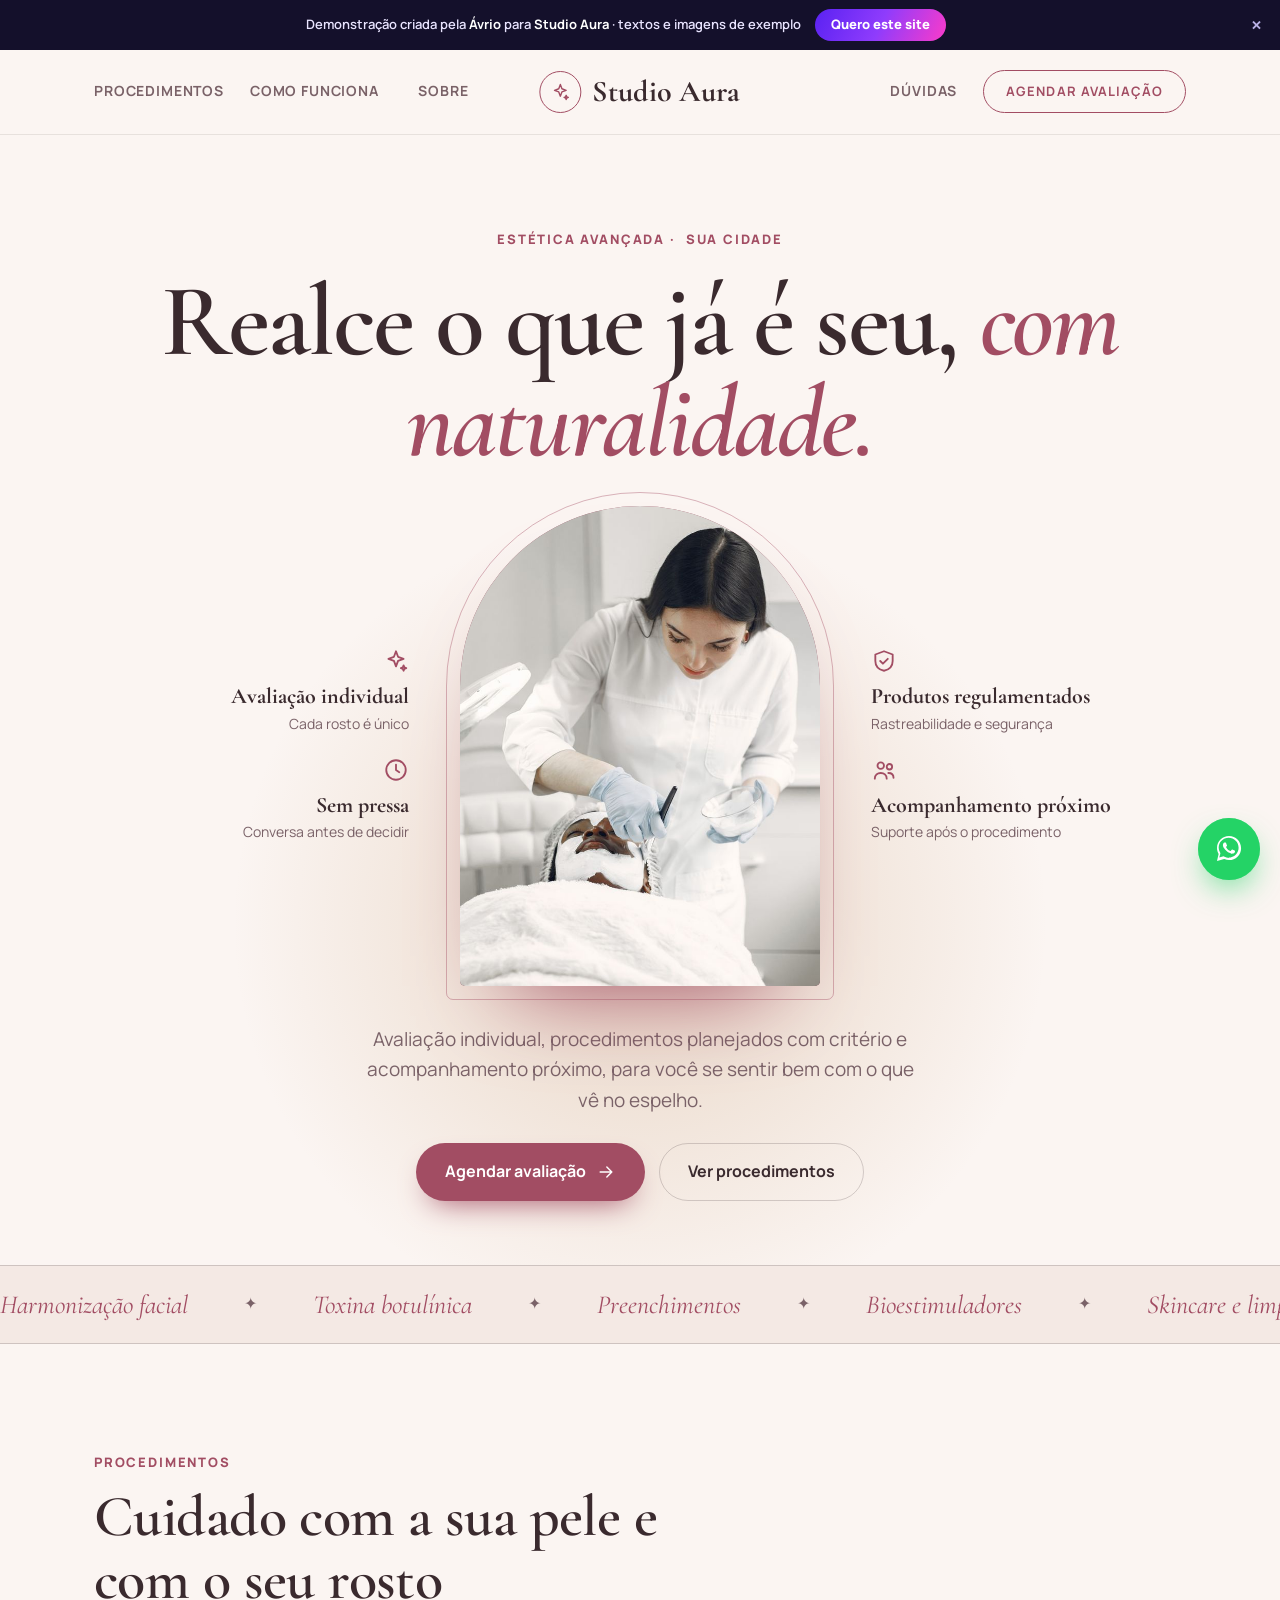
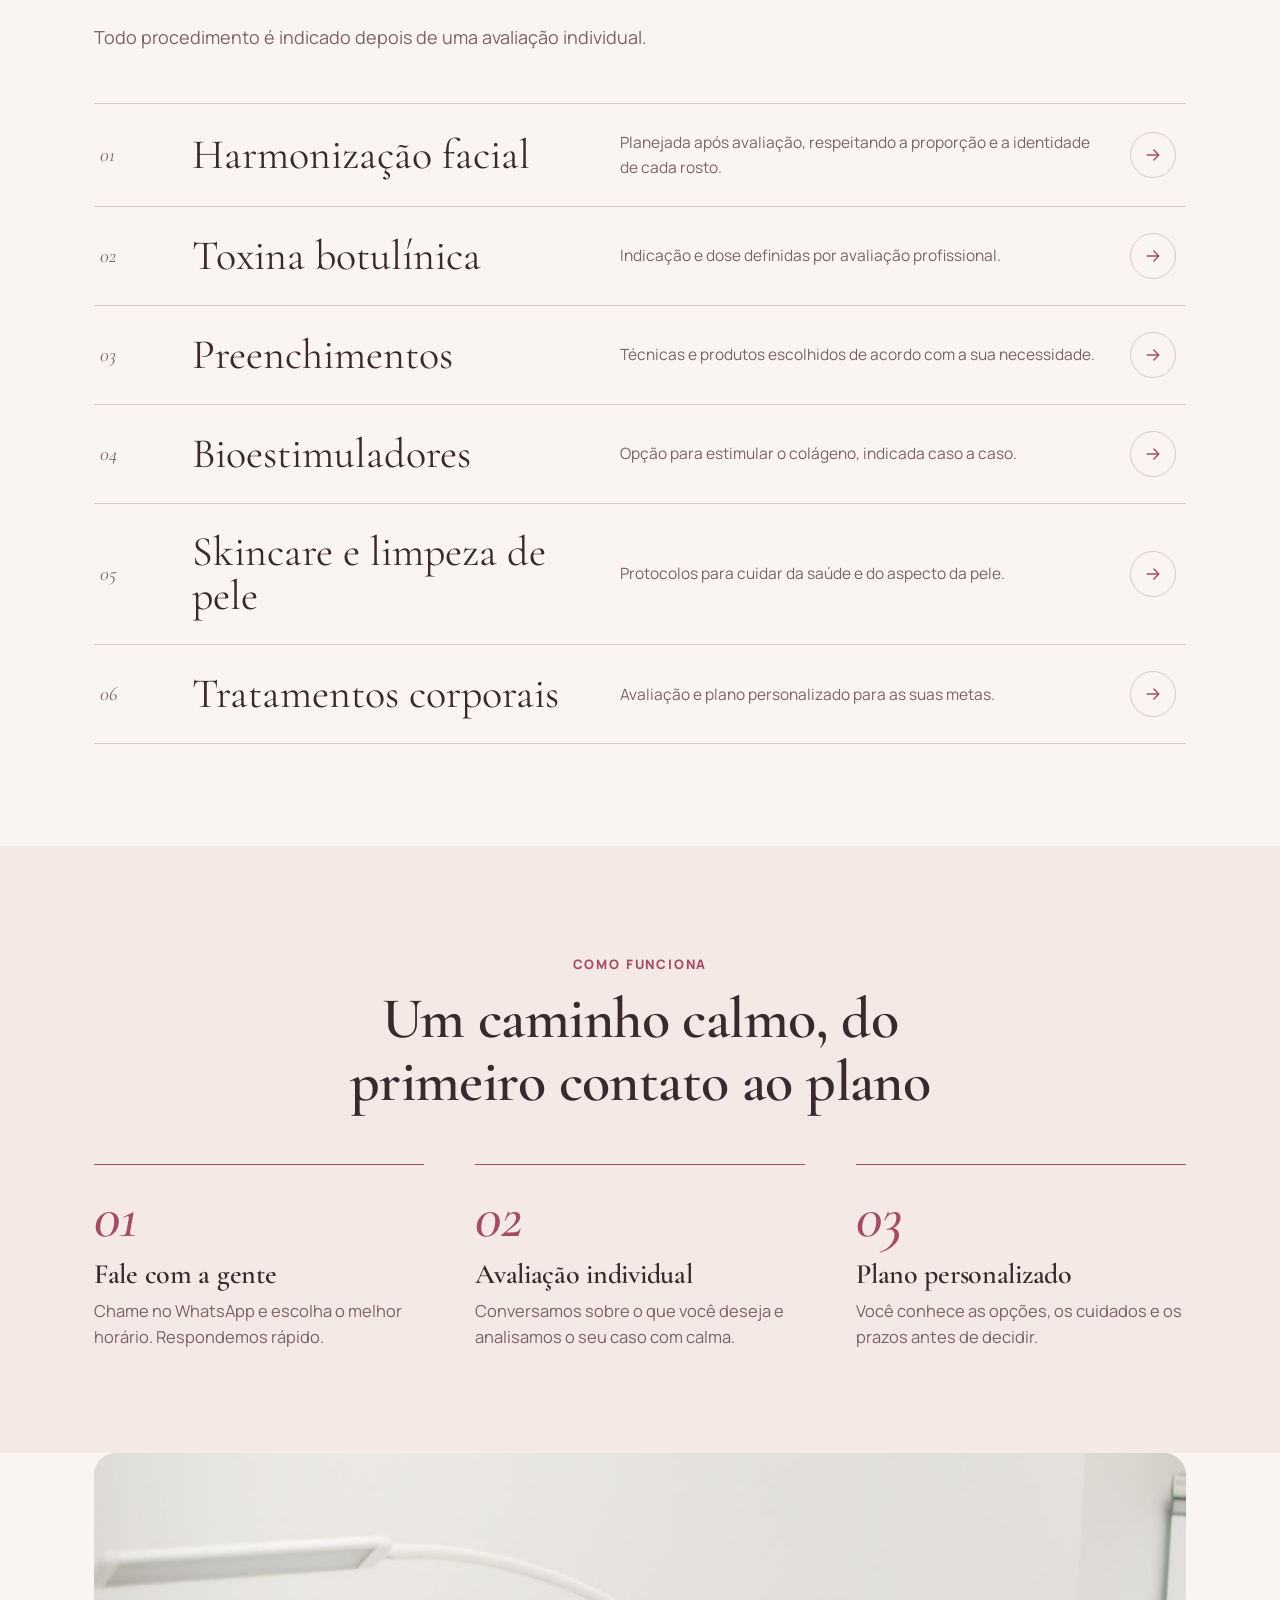
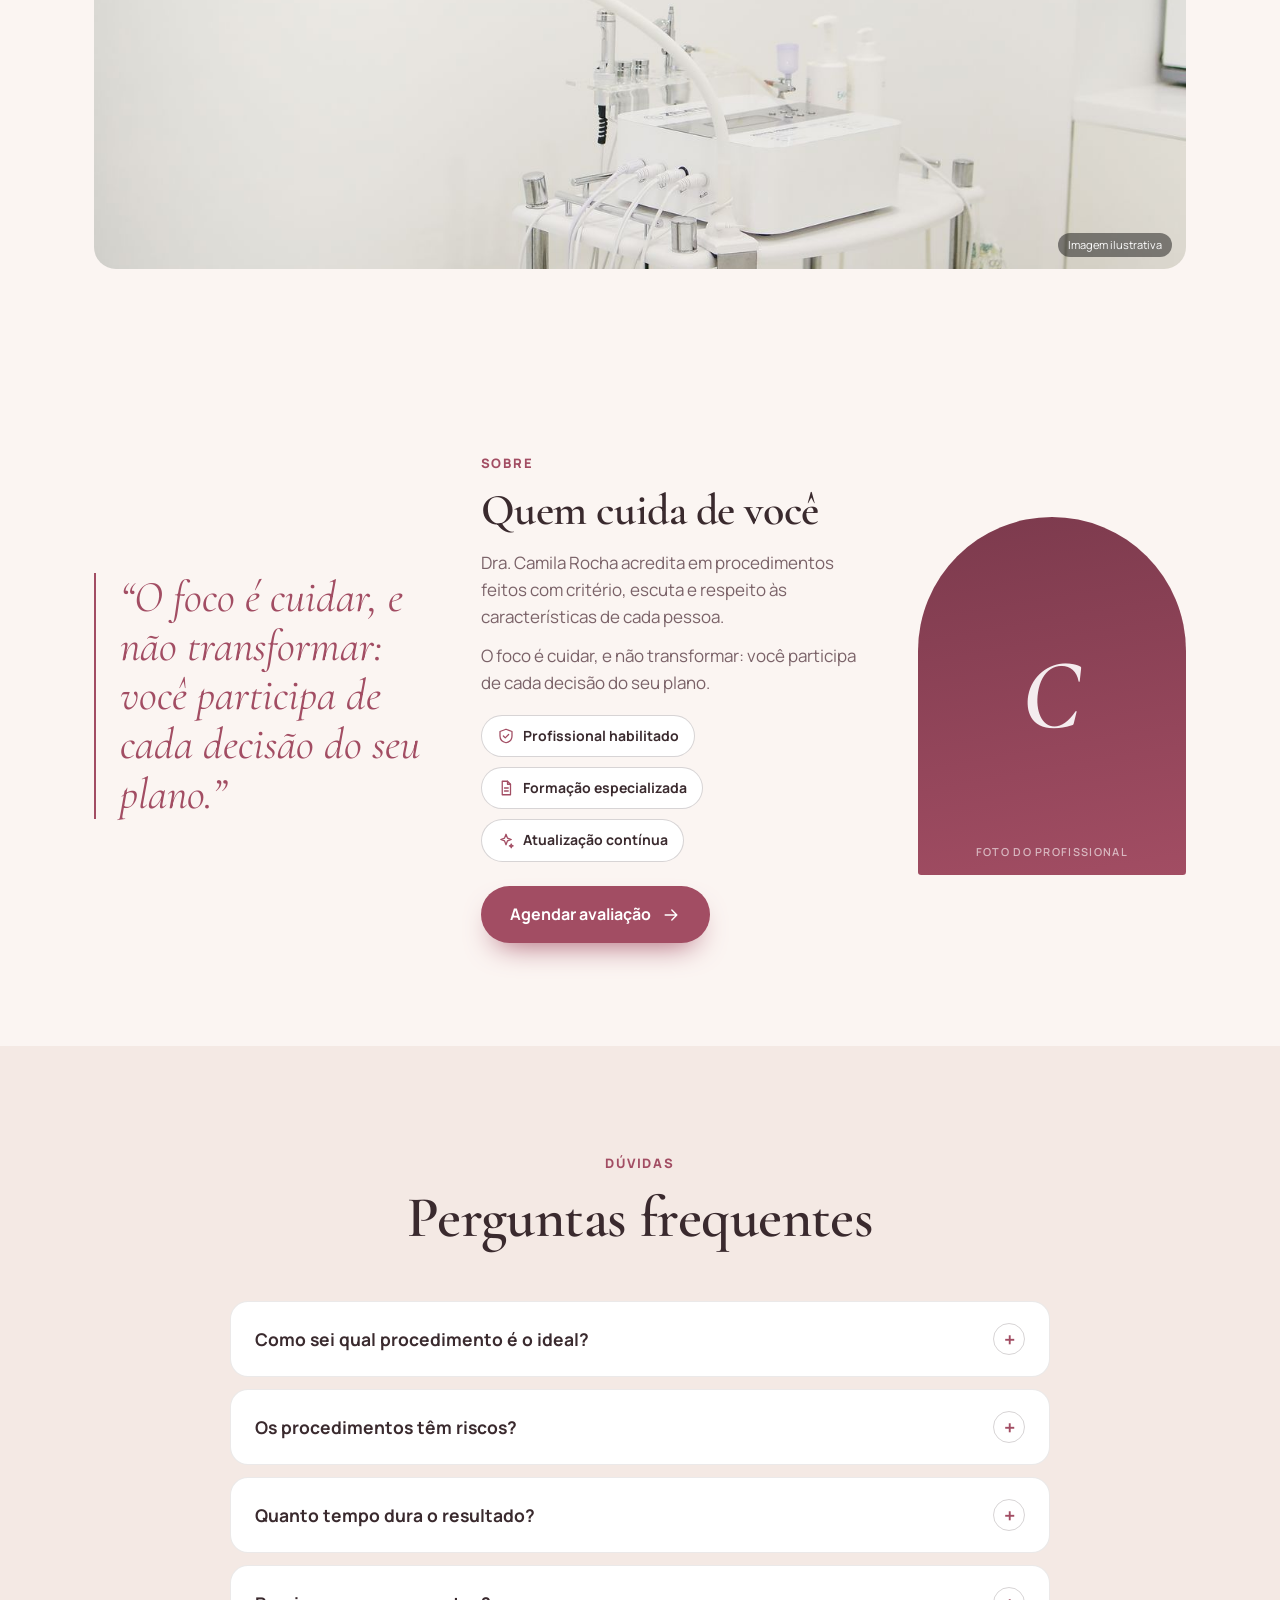
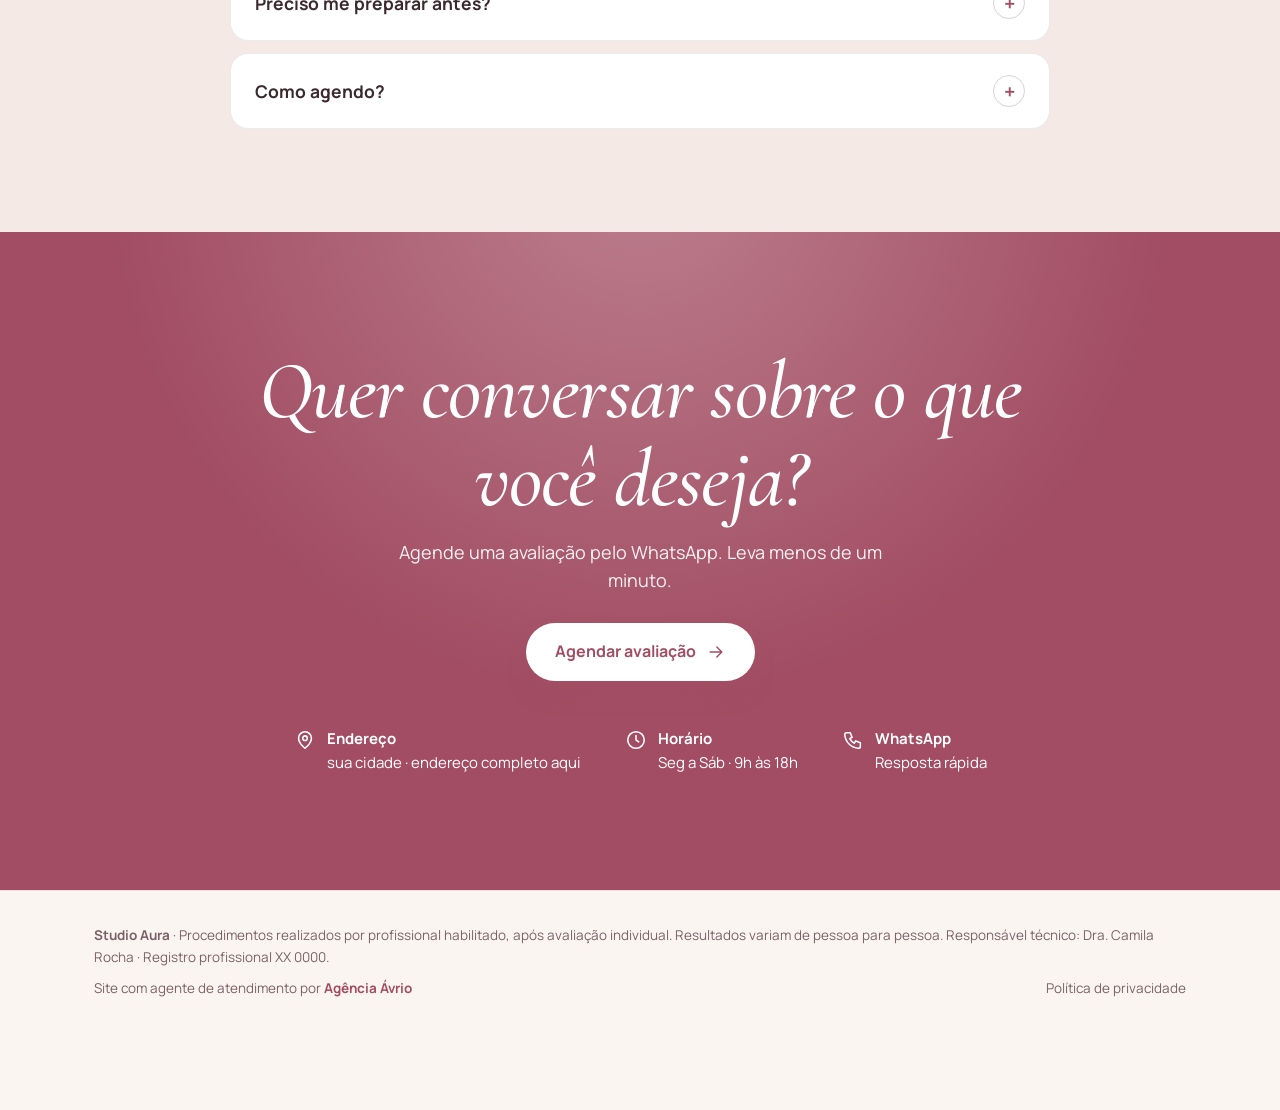
<file: demo/estetica/index.html>
<!DOCTYPE html>
<html lang="pt-BR">
<head>
<meta charset="UTF-8">
<meta name="viewport" content="width=device-width, initial-scale=1">
<meta name="robots" content="noindex, nofollow">
<title>Demonstração de site para estética · Agência Ávrio</title>
<meta name="description" content="Veja como ficaria o site do seu consultório, com agendamento e atendimento automático. Demonstração criada pela Agência Ávrio.">
<meta property="og:title" content="Demonstração de site para estética · Agência Ávrio">
<meta property="og:description" content="Veja como ficaria o site do seu consultório, com agendamento e atendimento automático.">
<meta name="theme-color" content="#A24D63">
<link rel="preconnect" href="https://fonts.googleapis.com">
<link rel="preconnect" href="https://fonts.gstatic.com" crossorigin>
<link href="https://fonts.googleapis.com/css2?family=Cormorant+Garamond:wght@500;600;700&family=Manrope:wght@400;500;600;700;800&display=swap" rel="stylesheet">
<link rel="stylesheet" href="../base.css?v=202610281100">
<link rel="stylesheet" href="../estetica.css?v=202610261019">
<style>:root{--bg:#FBF5F2;--surface:#FFFFFF;--surface-2:#F4E9E4;--ink:#3A2A2E;--muted:#7A6268;--primary:#A24D63;--primary-2:#7C3A4D;--on-primary:#FFFFFF;--glow:rgba(201,162,123,.38);--line:rgba(58,42,46,.10);--line-2:rgba(58,42,46,.20);--font-h:'Cormorant Garamond',Georgia,serif;--font-b:'Manrope',system-ui,sans-serif;--hw:600;--btn-r:999px;--radius:22px;}</style>
</head>
<body class="lay-estetica">
<div class="ribbon" id="ribbon">
  <span>Demonstração criada pela <b>Ávrio</b> para <b data-bind="biz">Studio Aura</b> · textos e imagens de exemplo</span>
  <a class="ribbon-btn" id="ribbonCta" href="#" target="_blank" rel="noopener">Quero este site</a>
  <button type="button" id="ribbonX" aria-label="Fechar aviso">×</button>
</div>

<header class="es-head"><div class="wrap">
  <nav class="nav" id="nav"><a href="#procedimentos">Procedimentos</a><a href="#como">Como funciona</a><a href="#sobre">Sobre</a><a href="#duvidas">Dúvidas</a>
  <button type="button" class="es-cta" data-book="">Agendar avaliação</button></nav>
  <a class="logo" href="#topo"><span class="mk"><svg class="ico " viewBox="0 0 24 24" aria-hidden="true" focusable="false"><path d="M12 3l1.9 5.1L19 10l-5.1 1.9L12 17l-1.9-5.1L5 10l5.1-1.9z"/><path d="M19 16l.7 1.8L21.5 18.5l-1.8.7L19 21l-.7-1.8-1.8-.7 1.8-.7z"/></svg></span><span data-bind="biz">Studio Aura</span></a>
  <button type="button" class="burger" id="burger" aria-label="Abrir menu"><svg class="ico" viewBox="0 0 24 24"><path d="M4 7h16M4 12h16M4 17h16"/></svg></button>
</div></header>
<main id="topo">
<section class="es-hero"><div class="wrap">
  <span class="eyebrow rv">Estética avançada · <span data-bind="city">sua cidade</span></span>
  <h1 class="rv">Realce o que já é seu, <em>com naturalidade.</em></h1>
  <div class="es-stage rv">
    <div class="es-col"><div class="es-note"><svg class="ico " viewBox="0 0 24 24" aria-hidden="true" focusable="false"><path d="M12 3l1.9 5.1L19 10l-5.1 1.9L12 17l-1.9-5.1L5 10l5.1-1.9z"/><path d="M19 16l.7 1.8L21.5 18.5l-1.8.7L19 21l-.7-1.8-1.8-.7 1.8-.7z"/></svg><b>Avaliação individual</b><small>Cada rosto é único</small></div><div class="es-note"><svg class="ico " viewBox="0 0 24 24" aria-hidden="true" focusable="false"><circle cx="12" cy="12" r="9"/><path d="M12 7v5l3 2"/></svg><b>Sem pressa</b><small>Conversa antes de decidir</small></div></div>
    <div class="es-arch"><img src="../img/es-1.jpg" alt="Atendimento de cuidados com a pele em ambiente acolhedor" loading="lazy" decoding="async"><div class="es-ring"></div></div>
    <div class="es-col r"><div class="es-note"><svg class="ico " viewBox="0 0 24 24" aria-hidden="true" focusable="false"><path d="M12 3l8 3v6c0 5-3.5 8-8 9-4.5-1-8-4-8-9V6l8-3z"/><path d="M8.5 12l2.5 2.5L15.5 10"/></svg><b>Produtos regulamentados</b><small>Rastreabilidade e segurança</small></div><div class="es-note"><svg class="ico " viewBox="0 0 24 24" aria-hidden="true" focusable="false"><circle cx="9" cy="8" r="3"/><path d="M3.5 20c0-3.2 2.5-5.2 5.5-5.2s5.5 2 5.5 5.2"/><circle cx="17" cy="9" r="2.5"/><path d="M16 14.8c2.9 0 4.8 1.7 4.8 4.4"/></svg><b>Acompanhamento próximo</b><small>Suporte após o procedimento</small></div></div>
  </div>
  <p class="lead rv">Avaliação individual, procedimentos planejados com critério e acompanhamento próximo, para você se sentir bem com o que vê no espelho.</p>
  <div class="es-actions rv"><button type="button" class="btn btn-p" data-book="">Agendar avaliação <svg class="ico " viewBox="0 0 24 24" aria-hidden="true" focusable="false"><path d="M5 12h14M13 6l6 6-6 6"/></svg></button><a class="btn btn-g" href="#procedimentos">Ver procedimentos</a></div>
</div></section>
<div class="es-marq" aria-hidden="true"><div><span>Harmonização facial</span><span>Toxina botulínica</span><span>Preenchimentos</span><span>Bioestimuladores</span><span>Skincare e limpeza de pele</span><span>Tratamentos corporais</span><span>Harmonização facial</span><span>Toxina botulínica</span><span>Preenchimentos</span><span>Bioestimuladores</span><span>Skincare e limpeza de pele</span><span>Tratamentos corporais</span></div></div>
<section class="sec" id="procedimentos"><div class="wrap">
  <div class="es-sh rv"><span class="eyebrow">Procedimentos</span><h2>Cuidado com a sua pele e com o seu rosto</h2><p>Todo procedimento é indicado depois de uma avaliação individual.</p></div>
  <ul class="es-list"><li class="rv"><button type="button" data-book="Harmonização facial"><span class="num">01</span><span class="tt">Harmonização facial</span><span class="dd">Planejada após avaliação, respeitando a proporção e a identidade de cada rosto.</span><span class="go"><svg class="ico " viewBox="0 0 24 24" aria-hidden="true" focusable="false"><path d="M5 12h14M13 6l6 6-6 6"/></svg></span></button></li><li class="rv"><button type="button" data-book="Toxina botulínica"><span class="num">02</span><span class="tt">Toxina botulínica</span><span class="dd">Indicação e dose definidas por avaliação profissional.</span><span class="go"><svg class="ico " viewBox="0 0 24 24" aria-hidden="true" focusable="false"><path d="M5 12h14M13 6l6 6-6 6"/></svg></span></button></li><li class="rv"><button type="button" data-book="Preenchimentos"><span class="num">03</span><span class="tt">Preenchimentos</span><span class="dd">Técnicas e produtos escolhidos de acordo com a sua necessidade.</span><span class="go"><svg class="ico " viewBox="0 0 24 24" aria-hidden="true" focusable="false"><path d="M5 12h14M13 6l6 6-6 6"/></svg></span></button></li><li class="rv"><button type="button" data-book="Bioestimuladores"><span class="num">04</span><span class="tt">Bioestimuladores</span><span class="dd">Opção para estimular o colágeno, indicada caso a caso.</span><span class="go"><svg class="ico " viewBox="0 0 24 24" aria-hidden="true" focusable="false"><path d="M5 12h14M13 6l6 6-6 6"/></svg></span></button></li><li class="rv"><button type="button" data-book="Skincare e limpeza de pele"><span class="num">05</span><span class="tt">Skincare e limpeza de pele</span><span class="dd">Protocolos para cuidar da saúde e do aspecto da pele.</span><span class="go"><svg class="ico " viewBox="0 0 24 24" aria-hidden="true" focusable="false"><path d="M5 12h14M13 6l6 6-6 6"/></svg></span></button></li><li class="rv"><button type="button" data-book="Tratamentos corporais"><span class="num">06</span><span class="tt">Tratamentos corporais</span><span class="dd">Avaliação e plano personalizado para as suas metas.</span><span class="go"><svg class="ico " viewBox="0 0 24 24" aria-hidden="true" focusable="false"><path d="M5 12h14M13 6l6 6-6 6"/></svg></span></button></li></ul>
</div></section>
<section class="sec es-soft" id="como"><div class="wrap">
  <div class="es-sh c rv"><span class="eyebrow">Como funciona</span><h2>Um caminho calmo, do primeiro contato ao plano</h2></div>
  <div class="es-steps"><div class="rv"><i>01</i><h3>Fale com a gente</h3><p>Chame no WhatsApp e escolha o melhor horário. Respondemos rápido.</p></div><div class="rv"><i>02</i><h3>Avaliação individual</h3><p>Conversamos sobre o que você deseja e analisamos o seu caso com calma.</p></div><div class="rv"><i>03</i><h3>Plano personalizado</h3><p>Você conhece as opções, os cuidados e os prazos antes de decidir.</p></div></div>
</div></section>
<section class="ph-band"><div class="wrap"><figure class="rv"><img src="../img/es-2.jpg" alt="Sala de cuidados com a pele clara e organizada" loading="lazy" decoding="async"><figcaption>Imagem ilustrativa</figcaption></figure></div></section>
<section class="sec" id="sobre"><div class="wrap es-about">
  <blockquote class="rv">“O foco é cuidar, e não transformar: você participa de cada decisão do seu plano.”</blockquote>
  <div class="rv"><span class="eyebrow">Sobre</span><h2>Quem cuida de você</h2><p><span data-bind="pro">Dra. Camila Rocha</span> acredita em procedimentos feitos com critério, escuta e respeito às características de cada pessoa.</p><p>O foco é cuidar, e não transformar: você participa de cada decisão do seu plano.</p><div class="es-creds"><span class="cred"><svg class="ico " viewBox="0 0 24 24" aria-hidden="true" focusable="false"><path d="M12 3l8 3v6c0 5-3.5 8-8 9-4.5-1-8-4-8-9V6l8-3z"/><path d="M8.5 12l2.5 2.5L15.5 10"/></svg>Profissional habilitado</span><span class="cred"><svg class="ico " viewBox="0 0 24 24" aria-hidden="true" focusable="false"><path d="M7 3h7l4 4v14H7z"/><path d="M14 3v4h4M10 12h5M10 16h5"/></svg>Formação especializada</span><span class="cred"><svg class="ico " viewBox="0 0 24 24" aria-hidden="true" focusable="false"><path d="M12 3l1.9 5.1L19 10l-5.1 1.9L12 17l-1.9-5.1L5 10l5.1-1.9z"/><path d="M19 16l.7 1.8L21.5 18.5l-1.8.7L19 21l-.7-1.8-1.8-.7 1.8-.7z"/></svg>Atualização contínua</span></div><button type="button" class="btn btn-p" data-book="">Agendar avaliação <svg class="ico " viewBox="0 0 24 24" aria-hidden="true" focusable="false"><path d="M5 12h14M13 6l6 6-6 6"/></svg></button></div>
  <div class="es-portrait rv" role="img" aria-label="Foto do profissional (espaço reservado)"><span data-bind="initial">A</span><small>foto do profissional</small></div>
</div></section>
<section class="sec g-sec" id="gSec" hidden>
  <div class="wrap"><div class="g-card rv">
    <div><div class="g-num" id="gNum">5,0</div><div class="g-stars" aria-label="Nota no Google"><svg class="ico " viewBox="0 0 24 24" aria-hidden="true" focusable="false"><path d="M12 3l2.7 5.6 6.1.9-4.4 4.3 1 6.1L12 17l-5.4 2.9 1-6.1L3.2 9.5l6.1-.9z"/></svg><svg class="ico " viewBox="0 0 24 24" aria-hidden="true" focusable="false"><path d="M12 3l2.7 5.6 6.1.9-4.4 4.3 1 6.1L12 17l-5.4 2.9 1-6.1L3.2 9.5l6.1-.9z"/></svg><svg class="ico " viewBox="0 0 24 24" aria-hidden="true" focusable="false"><path d="M12 3l2.7 5.6 6.1.9-4.4 4.3 1 6.1L12 17l-5.4 2.9 1-6.1L3.2 9.5l6.1-.9z"/></svg><svg class="ico " viewBox="0 0 24 24" aria-hidden="true" focusable="false"><path d="M12 3l2.7 5.6 6.1.9-4.4 4.3 1 6.1L12 17l-5.4 2.9 1-6.1L3.2 9.5l6.1-.9z"/></svg><svg class="ico " viewBox="0 0 24 24" aria-hidden="true" focusable="false"><path d="M12 3l2.7 5.6 6.1.9-4.4 4.3 1 6.1L12 17l-5.4 2.9 1-6.1L3.2 9.5l6.1-.9z"/></svg></div></div>
    <div class="g-txt"><h3 style="font-size:24px">Avaliado no Google</h3><p id="gTxt">Avaliações reais de quem já foi atendido.</p>
    <a class="btn btn-g btn-sm" href="#" target="_blank" rel="noopener">Ver avaliações no Google</a></div>
  </div></div>
</section>
<section class="sec es-soft" id="duvidas"><div class="wrap">
  <div class="es-sh c rv"><span class="eyebrow">Dúvidas</span><h2>Perguntas frequentes</h2></div>
  <div class="es-faq rv"><details><summary>Como sei qual procedimento é o ideal?</summary><p>Na avaliação analisamos o seu caso e explicamos as opções, sem pressa e sem compromisso.</p></details><details><summary>Os procedimentos têm riscos?</summary><p>Todo procedimento tem indicações e cuidados. Eles são explicados na avaliação, antes de qualquer decisão.</p></details><details><summary>Quanto tempo dura o resultado?</summary><p>Varia conforme o procedimento e a pessoa. Informamos uma estimativa na avaliação.</p></details><details><summary>Preciso me preparar antes?</summary><p>Em alguns casos sim. Passamos todas as orientações no momento do agendamento.</p></details><details><summary>Como agendo?</summary><p>Pelo WhatsApp, em poucos minutos. Você escolhe o melhor período.</p></details></div>
</div></section>
<section class="es-cta2" id="contato"><div class="wrap">
  <h2>Quer conversar sobre o que você deseja?</h2><p>Agende uma avaliação pelo WhatsApp. Leva menos de um minuto.</p><button type="button" class="btn btn-p" data-book="">Agendar avaliação <svg class="ico " viewBox="0 0 24 24" aria-hidden="true" focusable="false"><path d="M5 12h14M13 6l6 6-6 6"/></svg></button>
  <div class="es-info"><div><svg class="ico " viewBox="0 0 24 24" aria-hidden="true" focusable="false"><path d="M12 21s7-5.8 7-11a7 7 0 10-14 0c0 5.2 7 11 7 11z"/><circle cx="12" cy="10" r="2.5"/></svg><span><b>Endereço</b><span data-bind="city">sua cidade</span> · endereço completo aqui</span></div><div><svg class="ico " viewBox="0 0 24 24" aria-hidden="true" focusable="false"><circle cx="12" cy="12" r="9"/><path d="M12 7v5l3 2"/></svg><span><b>Horário</b>Seg a Sáb · 9h às 18h</span></div><div><svg class="ico " viewBox="0 0 24 24" aria-hidden="true" focusable="false"><path d="M5 4h4l2 5-2.5 1.5a11 11 0 005 5L15 13l5 2v4a2 2 0 01-2 2A16 16 0 013 6a2 2 0 012-2z"/></svg><span><b>WhatsApp</b>Resposta rápida</span></div></div>
</div></section>
</main>

<footer class="ftr"><div class="wrap">
  <div class="row"><span><b data-bind="biz">Studio Aura</b> · Procedimentos realizados por profissional habilitado, após avaliação individual. Resultados variam de pessoa para pessoa. Responsável técnico: <span data-bind="pro">Dra. Camila Rocha</span> · Registro profissional XX 0000.</span></div>
  <div class="row"><span class="credit">Site com agente de atendimento por <a href="https://wa.me/5563984600461" target="_blank" rel="noopener">Agência Ávrio</a></span><span>Política de privacidade</span></div>
</div></footer>

<button type="button" class="fab" id="fab" aria-label="Abrir assistente de atendimento" aria-expanded="false"><span class="tip">Fale com a gente</span>
  <svg class="ico" viewBox="0 0 32 32" aria-hidden="true"><path d="M16.04 3C9.4 3 4 8.36 4 14.97c0 2.11.56 4.17 1.62 5.98L4 28l7.25-1.9a12.1 12.1 0 0 0 4.79 1c6.64 0 12.04-5.37 12.04-11.97C28.08 8.36 22.68 3 16.04 3Zm0 21.9a10 10 0 0 1-5.1-1.4l-.37-.22-4.3 1.13 1.15-4.17-.24-.38a9.8 9.8 0 0 1-1.5-5.2c0-5.44 4.46-9.87 9.96-9.87 5.5 0 9.96 4.43 9.96 9.87 0 5.44-4.46 9.88-9.96 9.88Zm5.46-7.4c-.3-.15-1.77-.87-2.04-.97-.28-.1-.48-.15-.68.15-.2.3-.78.97-.95 1.17-.18.2-.35.22-.65.07-.3-.15-1.27-.47-2.42-1.49-.9-.8-1.5-1.78-1.67-2.08-.18-.3-.02-.46.13-.6.13-.14.3-.35.45-.52.15-.18.2-.3.3-.5.1-.2.05-.37-.02-.52-.08-.15-.68-1.63-.93-2.24-.24-.58-.5-.5-.68-.5h-.58c-.2 0-.52.07-.8.37-.27.3-1.04 1-1.04 2.46 0 1.45 1.07 2.86 1.22 3.06.15.2 2.1 3.2 5.08 4.48.71.3 1.27.49 1.7.62.72.23 1.37.2 1.88.12.57-.08 1.77-.72 2.02-1.42.25-.7.25-1.3.17-1.42-.07-.12-.27-.2-.57-.35Z"/></svg></button>
<div class="sticky" id="sticky"><button type="button" class="btn btn-p" data-book="">Agendar avaliação <svg class="ico " viewBox="0 0 24 24" aria-hidden="true" focusable="false"><path d="M5 12h14M13 6l6 6-6 6"/></svg></button></div>

<section class="chat" id="chat" role="dialog" aria-label="Assistente virtual">
  <div class="ch-h"><span class="av"><svg class="ico " viewBox="0 0 24 24" aria-hidden="true" focusable="false"><path d="M4 5h16v11H10l-5 4v-4H4z"/><path d="M8 9.5h8M8 12.5h5"/></svg></span><div><b>Assistente <span data-bind="biz">Studio Aura</span></b><span>Assistente virtual · responde na hora</span></div><button type="button" id="chX" aria-label="Minimizar assistente">&#8211;</button></div>
  <div class="ch-b" id="chBody"></div>
  <div class="qr" id="chQr"></div>
  <form class="ch-in" id="chForm" hidden><input id="chInput" type="text" maxlength="300" placeholder="Digite sua dúvida..." autocomplete="off" aria-label="Digite sua dúvida"><button type="submit" aria-label="Enviar">&#10148;</button></form>
  <div class="ch-f">Demonstração do assistente com IA da Ávrio</div>
</section>

<div class="ov" id="ov" hidden>
  <div class="mdl" role="dialog" aria-modal="true" aria-label="Agendamento">
    <button type="button" class="x" id="mx" aria-label="Fechar">×</button>
    <div class="bar"><i id="mbar"></i></div>
    <div class="stp" id="mstp">Passo 1 de 3</div>
    <div class="pane">
      <h3>O que você gostaria de agendar?</h3>
      <p class="sub">Escolha uma opção. Você confirma os detalhes no atendimento.</p>
      <div class="opts" id="svcOpts"><button type="button" data-v="Harmonização facial">Harmonização facial</button><button type="button" data-v="Toxina botulínica">Toxina botulínica</button><button type="button" data-v="Preenchimentos">Preenchimentos</button><button type="button" data-v="Bioestimuladores">Bioestimuladores</button><button type="button" data-v="Skincare e limpeza de pele">Skincare e limpeza de pele</button><button type="button" data-v="Tratamentos corporais">Tratamentos corporais</button></div>
    </div>
    <div class="pane" hidden>
      <h3>Como podemos te chamar?</h3>
      <p class="sub">Usamos apenas para entrar em contato sobre o seu agendamento.</p>
      <label class="fld"><span>Seu nome</span><input id="fName" type="text" placeholder="Nome e sobrenome" autocomplete="name"></label>
      <label class="fld"><span>WhatsApp (com DDD)</span><input id="fPhone" type="tel" inputmode="tel" placeholder="(00) 00000-0000" autocomplete="tel"></label>
      <p class="err" role="alert"></p>
    </div>
    <div class="pane" hidden>
      <h3>Qual período é melhor para você?</h3>
      <p class="sub">Confirmamos o horário exato pelo WhatsApp.</p>
      <div class="opts one" id="turnOpts"><button type="button" data-v="Manhã">Manhã</button><button type="button" data-v="Tarde">Tarde</button><button type="button" data-v="Noite">Noite</button></div>
    </div>
    <div class="pane" hidden>
      <div class="okc"><svg viewBox="0 0 52 52" fill="none" stroke="currentColor" stroke-width="3.2" stroke-linecap="round" stroke-linejoin="round"><circle cx="26" cy="26" r="24"/><path d="M15 27l8 8 14-16"/></svg></div>
      <h3 style="text-align:center">Pedido pronto!</h3>
      <p class="sub" style="text-align:center">Assim a mensagem chegaria no WhatsApp de <b id="doneBiz"></b>:</p>
      <div class="wa-prev" id="prev">x<small>agora · mensagem automática</small></div>
      <a class="btn btn-p" id="doneGo" href="#" target="_blank" rel="noopener" style="width:100%">Continuar</a>
      <p class="note" id="doneNote"></p>
    </div>
    <div class="mnav" id="mnav" hidden>
      <button type="button" class="back" id="mback">← Voltar</button>
      <button type="button" class="btn btn-p btn-sm" id="mnext">Continuar</button>
    </div>
  </div>
</div>

<script>window.NICHE={"slug": "estetica", "biz": "Studio Aura", "pro": "Dra. Camila Rocha", "city": "sua cidade", "label": "estética", "titleTail": "Estética avançada", "chat": {"hello": "Olá! Sou o assistente virtual do {biz}. Posso ajudar com horários, procedimentos e agendamento.", "disclaimer": "Sou uma IA e não indico procedimentos. A indicação é feita na avaliação com a profissional.", "menu": [{"label": "Horários", "answer": "Atendemos de segunda a sábado, das 9h às 18h. Quer que eu encaminhe o agendamento?"}, {"label": "Serviços", "answer": "Trabalhamos com harmonização, toxina botulínica, preenchimentos, bioestimuladores, skincare e tratamentos corporais."}, {"label": "Valores", "answer": "Os valores dependem da avaliação do seu caso. Posso agendar uma avaliação para você?"}, {"label": "Agendar", "action": "book"}, {"label": "Falar com atendente", "action": "human"}]}};window.AVRIO_CHAT_URL="https://avrio-chat.avrio-chat.workers.dev";</script>
<script src="../demo.js?v=202610291600"></script>
<script src="../layouts.js?v=202610261019"></script>
</body>
</html>
</file>
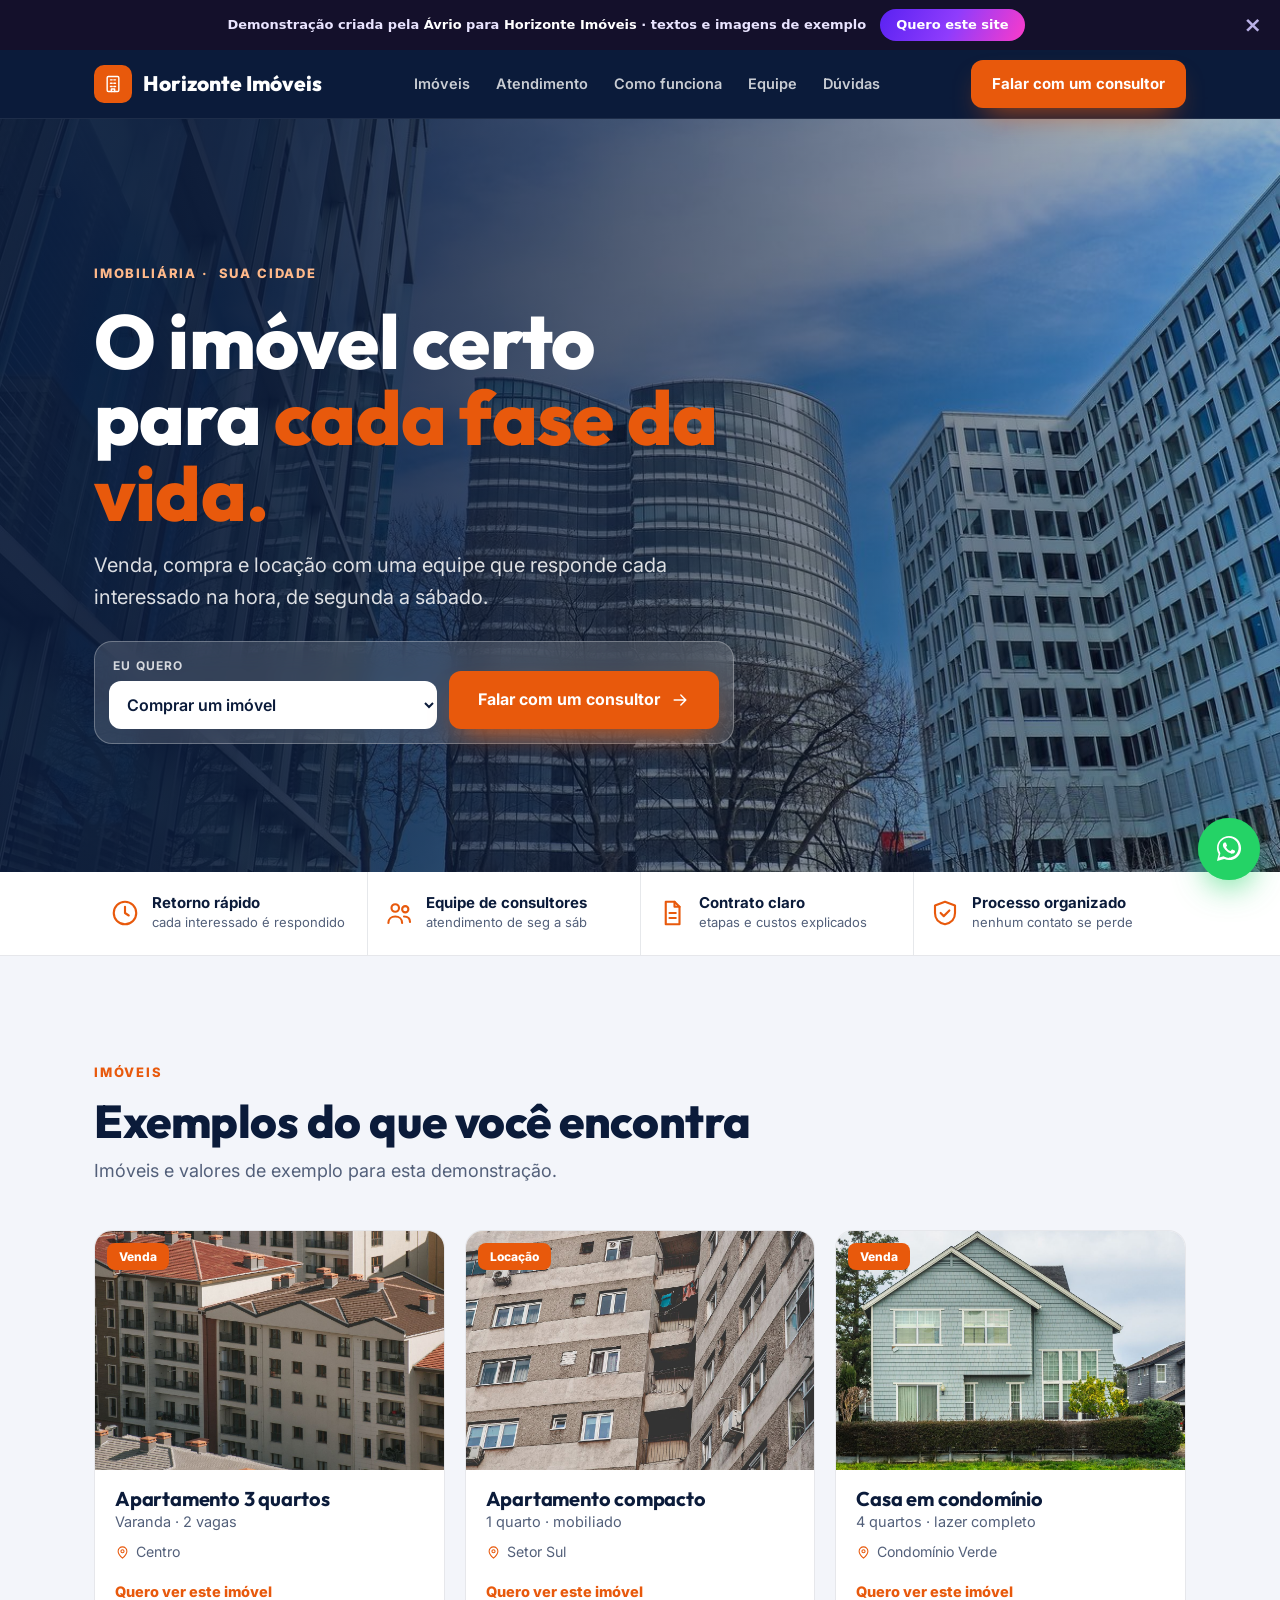
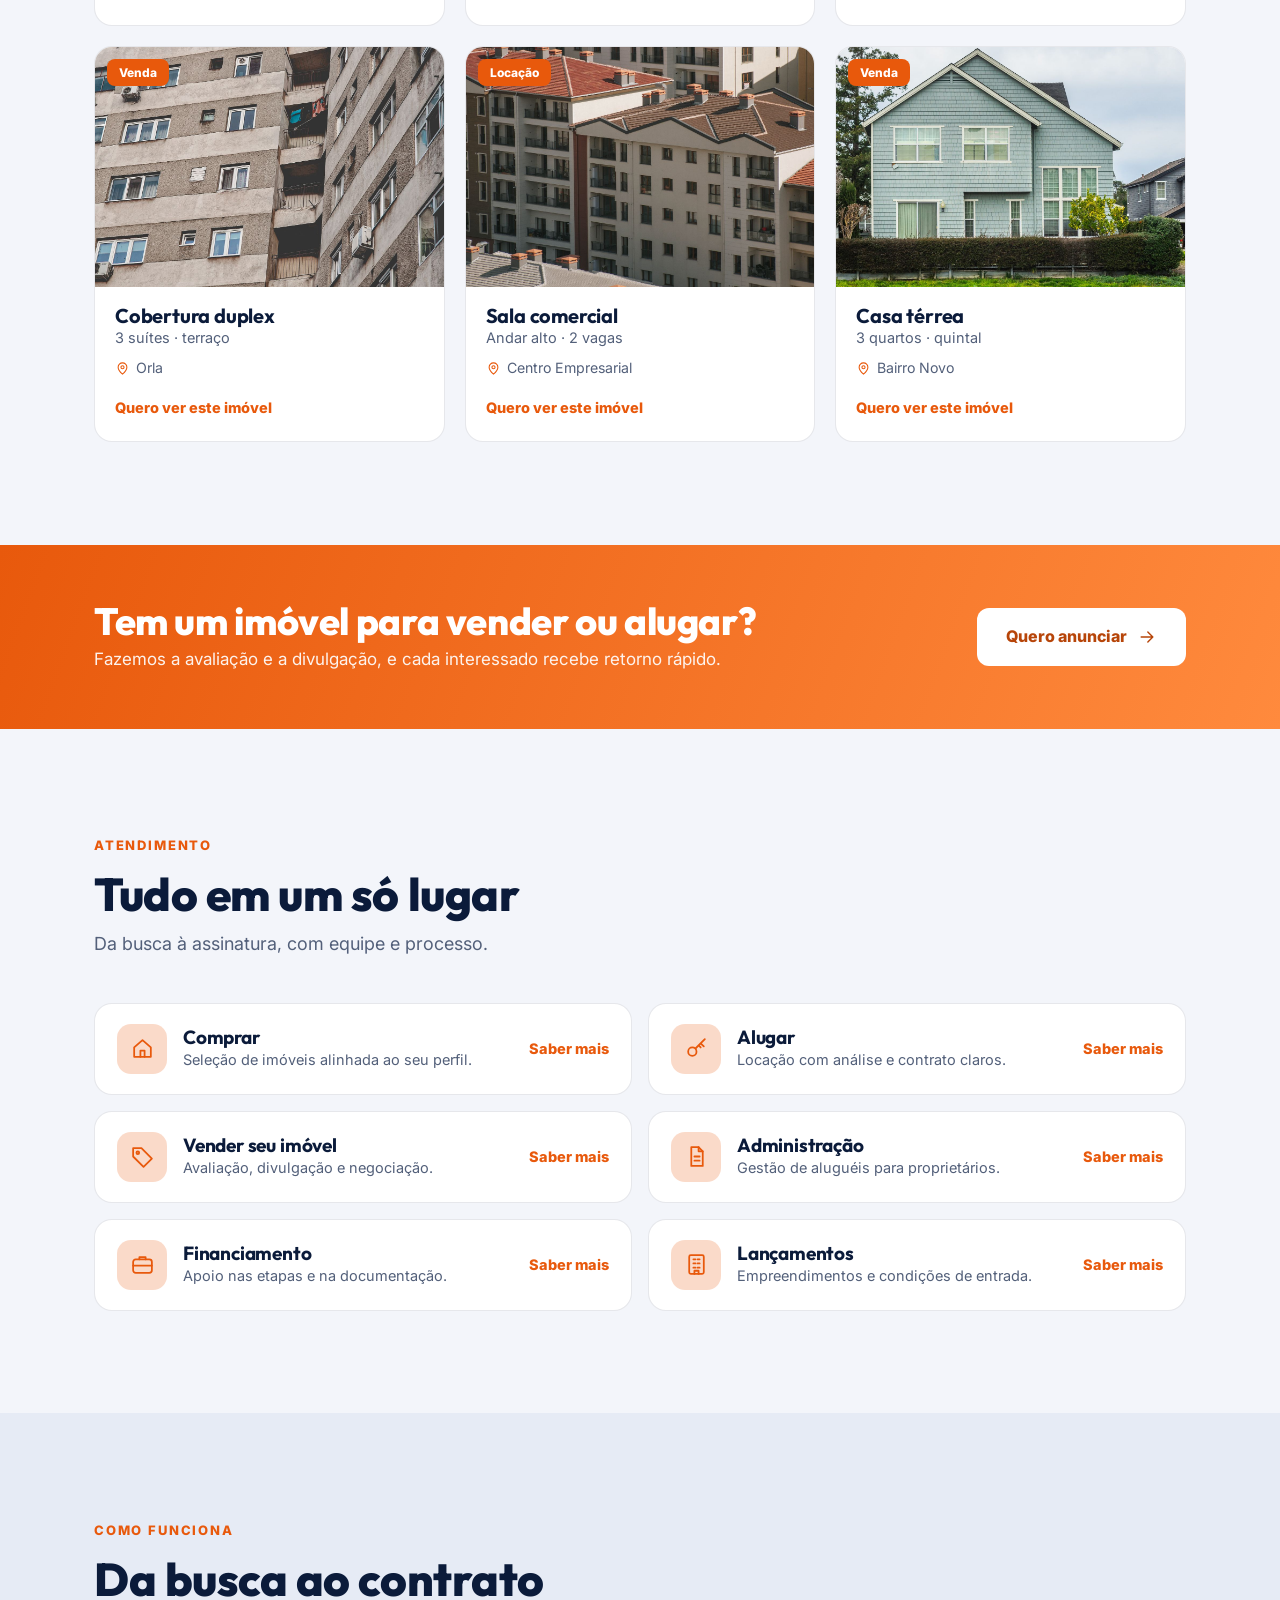
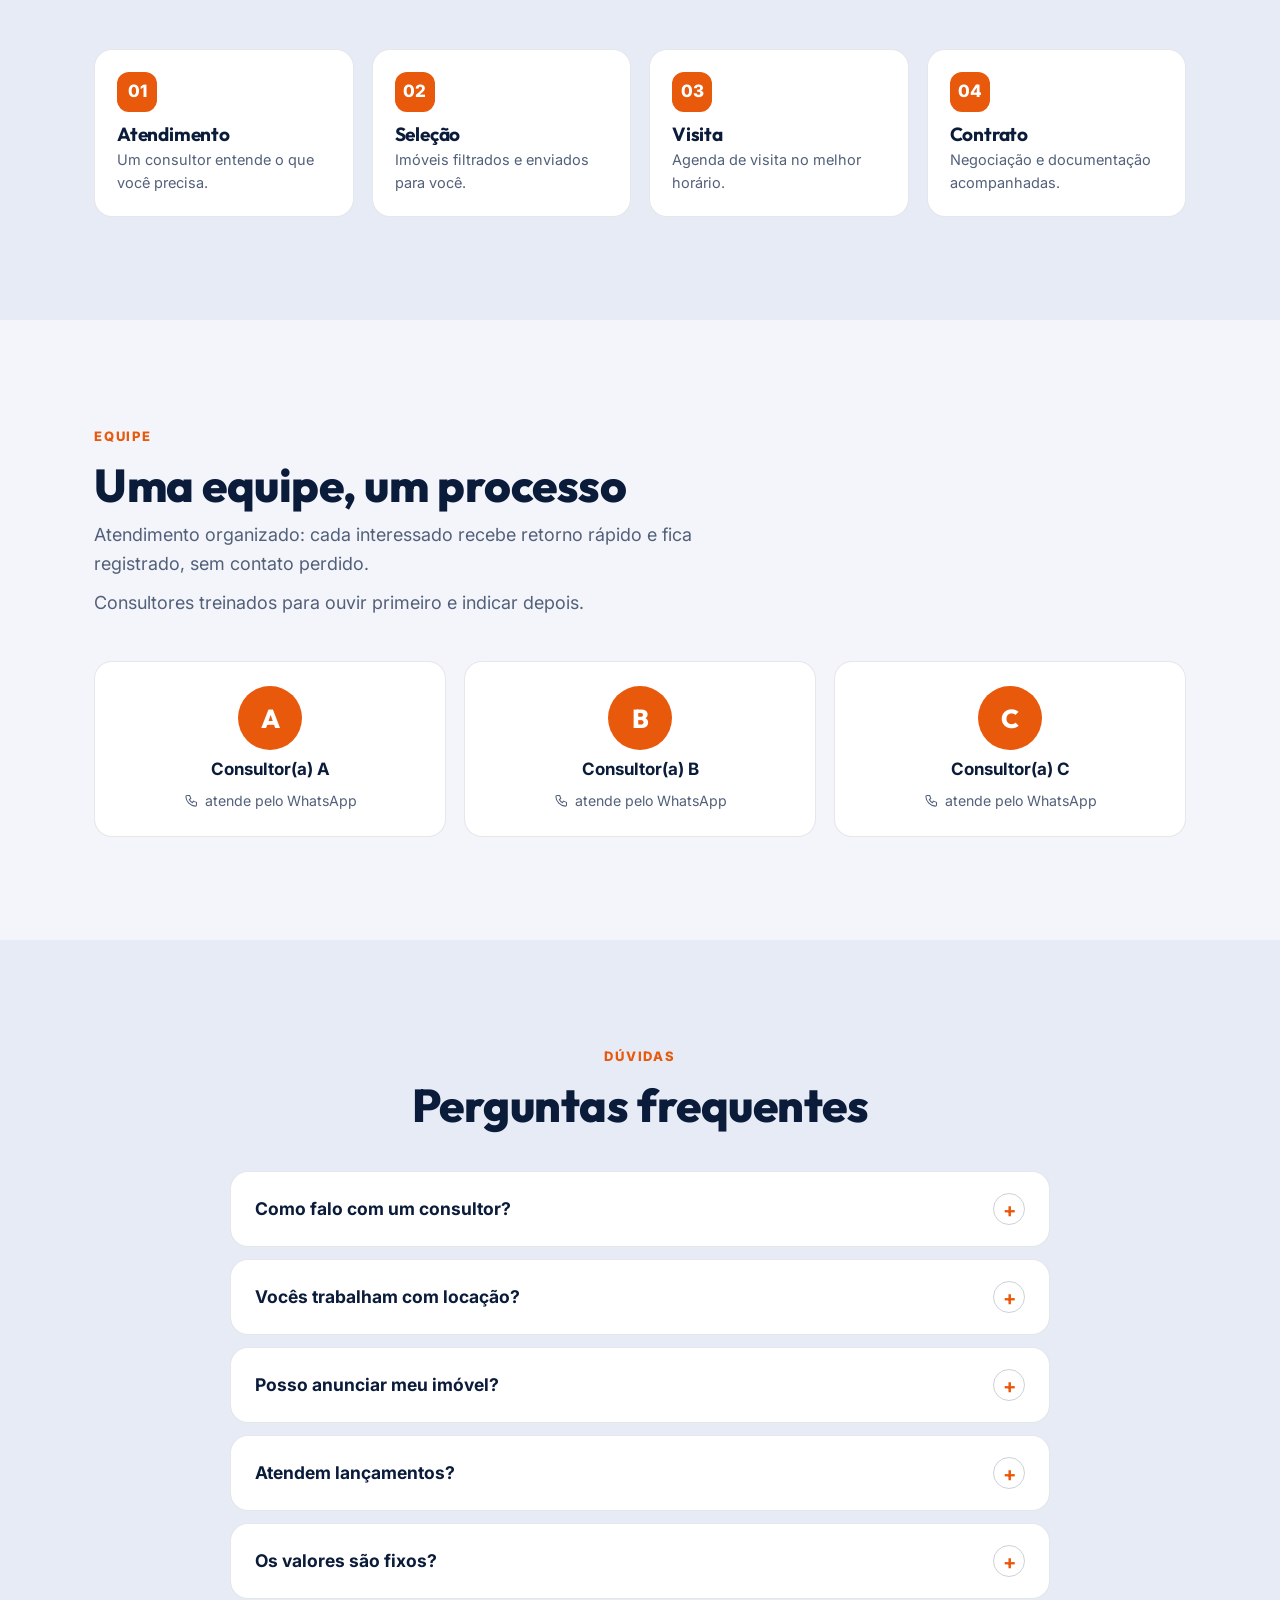
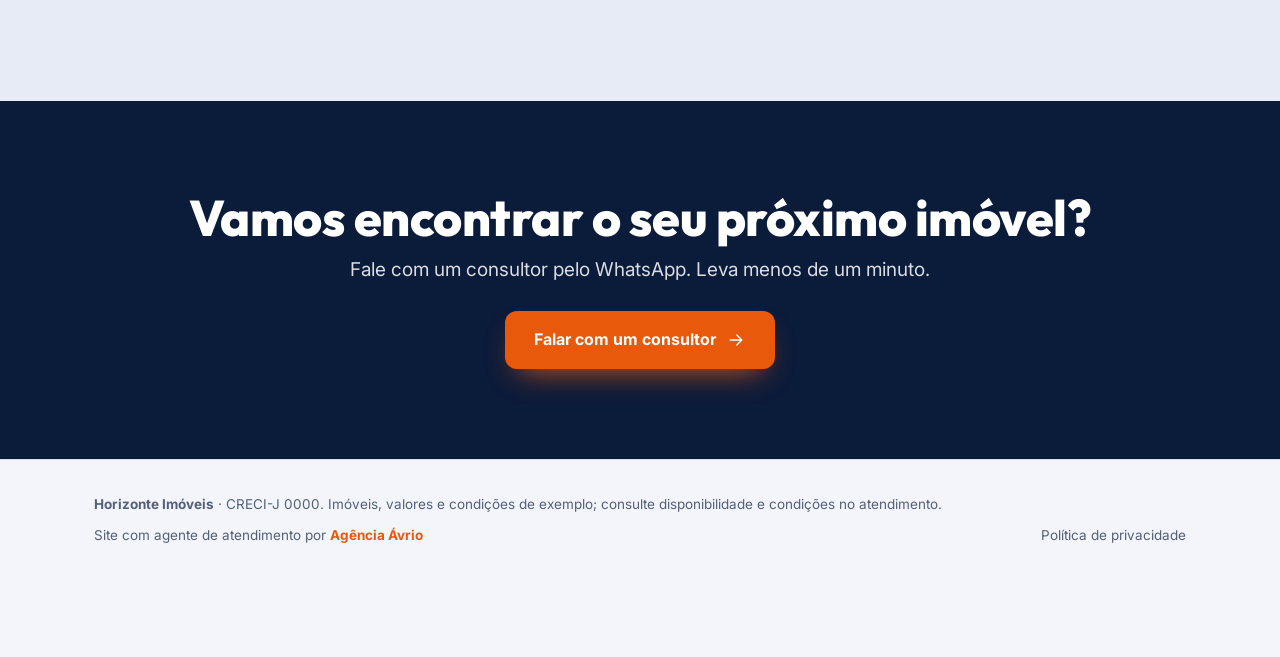
<file: demo/imobiliaria/index.html>
<!DOCTYPE html>
<html lang="pt-BR">
<head>
<meta charset="UTF-8">
<meta name="viewport" content="width=device-width, initial-scale=1">
<meta name="robots" content="noindex, nofollow">
<title>Demonstração de site para imobiliária · Agência Ávrio</title>
<meta name="description" content="Veja como ficaria o site do seu consultório, com agendamento e atendimento automático. Demonstração criada pela Agência Ávrio.">
<meta property="og:title" content="Demonstração de site para imobiliária · Agência Ávrio">
<meta property="og:description" content="Veja como ficaria o site do seu consultório, com agendamento e atendimento automático.">
<meta name="theme-color" content="#E8590C">
<link rel="preconnect" href="https://fonts.googleapis.com">
<link rel="preconnect" href="https://fonts.gstatic.com" crossorigin>
<link href="https://fonts.googleapis.com/css2?family=Outfit:wght@500;600;700;800&family=Inter:wght@400;500;600;700&display=swap" rel="stylesheet">
<link rel="stylesheet" href="../base.css?v=202610281100">
<link rel="stylesheet" href="../imobiliaria.css?v=202610261019">
<style>:root{--bg:#F3F5FA;--surface:#FFFFFF;--surface-2:#E6EBF5;--ink:#0B1B3A;--muted:#53607A;--primary:#E8590C;--primary-2:#B74509;--on-primary:#FFFFFF;--glow:rgba(232,89,12,.22);--line:rgba(11,27,58,.10);--line-2:rgba(11,27,58,.20);--font-h:'Outfit',system-ui,sans-serif;--font-b:'Inter',system-ui,sans-serif;--hw:700;--btn-r:12px;--radius:18px;}</style>
</head>
<body class="lay-imobiliaria">
<div class="ribbon" id="ribbon">
  <span>Demonstração criada pela <b>Ávrio</b> para <b data-bind="biz">Horizonte Imóveis</b> · textos e imagens de exemplo</span>
  <a class="ribbon-btn" id="ribbonCta" href="#" target="_blank" rel="noopener">Quero este site</a>
  <button type="button" id="ribbonX" aria-label="Fechar aviso">×</button>
</div>

<header class="im-head"><div class="wrap">
  <a class="logo" href="#topo"><span class="mk"><svg class="ico " viewBox="0 0 24 24" aria-hidden="true" focusable="false"><rect x="5" y="3" width="14" height="18" rx="1.5"/><path d="M9 7h2M13 7h2M9 11h2M13 11h2M9 15h2M13 15h2M10 21v-3h4v3"/></svg></span><span data-bind="biz">Horizonte Imóveis</span></a>
  <nav class="nav im-nav" id="nav"><a href="#imoveis">Imóveis</a><a href="#atendimento">Atendimento</a><a href="#como">Como funciona</a><a href="#equipe">Equipe</a><a href="#duvidas">Dúvidas</a></nav>
  <button type="button" class="btn btn-p btn-sm" data-book="">Falar com um consultor</button><button type="button" class="burger" id="burger" aria-label="Abrir menu"><svg class="ico" viewBox="0 0 24 24"><path d="M4 7h16M4 12h16M4 17h16"/></svg></button>
</div></header>
<main id="topo">
<section class="im-hero"><img class="hero-bg" src="../img/im-1.jpg" alt="Prédios de exemplo" loading="lazy" decoding="async"><div class="im-shade"></div><div class="wrap im-hero-in">
  <div class="im-copy rv">
    <span class="eyebrow">Imobiliária · <span data-bind="city">sua cidade</span></span>
    <h1>O imóvel certo para <em>cada fase da vida.</em></h1>
    <p class="lead">Venda, compra e locação com uma equipe que responde cada interessado na hora, de segunda a sábado.</p>
    <div class="im-search" data-im><label><span>Eu quero</span><select id="imSel" aria-label="Eu quero"><option>Comprar um imóvel</option><option>Alugar um imóvel</option><option>Vender o meu imóvel</option><option>Lançamentos</option><option>Administração de aluguéis</option></select></label>
      <button type="button" class="btn btn-p" data-im-go>Falar com um consultor <svg class="ico " viewBox="0 0 24 24" aria-hidden="true" focusable="false"><path d="M5 12h14M13 6l6 6-6 6"/></svg></button></div>
  </div>
</div></section>
<section class="im-stats"><div class="wrap"><div><svg class="ico " viewBox="0 0 24 24" aria-hidden="true" focusable="false"><circle cx="12" cy="12" r="9"/><path d="M12 7v5l3 2"/></svg><b>Retorno rápido</b><span>cada interessado é respondido</span></div><div><svg class="ico " viewBox="0 0 24 24" aria-hidden="true" focusable="false"><circle cx="9" cy="8" r="3"/><path d="M3.5 20c0-3.2 2.5-5.2 5.5-5.2s5.5 2 5.5 5.2"/><circle cx="17" cy="9" r="2.5"/><path d="M16 14.8c2.9 0 4.8 1.7 4.8 4.4"/></svg><b>Equipe de consultores</b><span>atendimento de seg a sáb</span></div><div><svg class="ico " viewBox="0 0 24 24" aria-hidden="true" focusable="false"><path d="M7 3h7l4 4v14H7z"/><path d="M14 3v4h4M10 12h5M10 16h5"/></svg><b>Contrato claro</b><span>etapas e custos explicados</span></div><div><svg class="ico " viewBox="0 0 24 24" aria-hidden="true" focusable="false"><path d="M12 3l8 3v6c0 5-3.5 8-8 9-4.5-1-8-4-8-9V6l8-3z"/><path d="M8.5 12l2.5 2.5L15.5 10"/></svg><b>Processo organizado</b><span>nenhum contato se perde</span></div></div></section>
<section class="sec" id="imoveis"><div class="wrap">
  <div class="im-sh rv"><span class="eyebrow">Imóveis</span><h2>Exemplos do que você encontra</h2><p>Imóveis e valores de exemplo para esta demonstração.</p></div>
  <div class="im-grid"><article class="im-card rv"><div class="ph"><img src="../img/im-2.jpg" alt="Imóvel de exemplo" loading="lazy" decoding="async"><span class="tg">Venda</span></div><div class="bd"><h3>Apartamento 3 quartos</h3><p>Varanda · 2 vagas</p><small><svg class="ico " viewBox="0 0 24 24" aria-hidden="true" focusable="false"><path d="M12 21s7-5.8 7-11a7 7 0 10-14 0c0 5.2 7 11 7 11z"/><circle cx="12" cy="10" r="2.5"/></svg> Centro</small><button type="button" class="im-link" data-book="Visita: Apartamento 3 quartos">Quero ver este imóvel</button></div></article><article class="im-card rv"><div class="ph"><img src="../img/im-3.jpg" alt="Imóvel de exemplo" loading="lazy" decoding="async"><span class="tg">Locação</span></div><div class="bd"><h3>Apartamento compacto</h3><p>1 quarto · mobiliado</p><small><svg class="ico " viewBox="0 0 24 24" aria-hidden="true" focusable="false"><path d="M12 21s7-5.8 7-11a7 7 0 10-14 0c0 5.2 7 11 7 11z"/><circle cx="12" cy="10" r="2.5"/></svg> Setor Sul</small><button type="button" class="im-link" data-book="Visita: Apartamento compacto">Quero ver este imóvel</button></div></article><article class="im-card rv"><div class="ph"><img src="../img/im-4.jpg" alt="Imóvel de exemplo" loading="lazy" decoding="async"><span class="tg">Venda</span></div><div class="bd"><h3>Casa em condomínio</h3><p>4 quartos · lazer completo</p><small><svg class="ico " viewBox="0 0 24 24" aria-hidden="true" focusable="false"><path d="M12 21s7-5.8 7-11a7 7 0 10-14 0c0 5.2 7 11 7 11z"/><circle cx="12" cy="10" r="2.5"/></svg> Condomínio Verde</small><button type="button" class="im-link" data-book="Visita: Casa em condomínio">Quero ver este imóvel</button></div></article><article class="im-card rv"><div class="ph"><img src="../img/im-3.jpg" alt="Imóvel de exemplo" loading="lazy" decoding="async"><span class="tg">Venda</span></div><div class="bd"><h3>Cobertura duplex</h3><p>3 suítes · terraço</p><small><svg class="ico " viewBox="0 0 24 24" aria-hidden="true" focusable="false"><path d="M12 21s7-5.8 7-11a7 7 0 10-14 0c0 5.2 7 11 7 11z"/><circle cx="12" cy="10" r="2.5"/></svg> Orla</small><button type="button" class="im-link" data-book="Visita: Cobertura duplex">Quero ver este imóvel</button></div></article><article class="im-card rv"><div class="ph"><img src="../img/im-2.jpg" alt="Imóvel de exemplo" loading="lazy" decoding="async"><span class="tg">Locação</span></div><div class="bd"><h3>Sala comercial</h3><p>Andar alto · 2 vagas</p><small><svg class="ico " viewBox="0 0 24 24" aria-hidden="true" focusable="false"><path d="M12 21s7-5.8 7-11a7 7 0 10-14 0c0 5.2 7 11 7 11z"/><circle cx="12" cy="10" r="2.5"/></svg> Centro Empresarial</small><button type="button" class="im-link" data-book="Visita: Sala comercial">Quero ver este imóvel</button></div></article><article class="im-card rv"><div class="ph"><img src="../img/im-4.jpg" alt="Imóvel de exemplo" loading="lazy" decoding="async"><span class="tg">Venda</span></div><div class="bd"><h3>Casa térrea</h3><p>3 quartos · quintal</p><small><svg class="ico " viewBox="0 0 24 24" aria-hidden="true" focusable="false"><path d="M12 21s7-5.8 7-11a7 7 0 10-14 0c0 5.2 7 11 7 11z"/><circle cx="12" cy="10" r="2.5"/></svg> Bairro Novo</small><button type="button" class="im-link" data-book="Visita: Casa térrea">Quero ver este imóvel</button></div></article></div>
</div></section>
<section class="im-band"><div class="wrap rv"><div><h2>Tem um imóvel para vender ou alugar?</h2><p>Fazemos a avaliação e a divulgação, e cada interessado recebe retorno rápido.</p></div><button type="button" class="btn im-btn-w" data-book="Vender seu imóvel">Quero anunciar <svg class="ico " viewBox="0 0 24 24" aria-hidden="true" focusable="false"><path d="M5 12h14M13 6l6 6-6 6"/></svg></button></div></section>
<section class="sec" id="atendimento"><div class="wrap">
  <div class="im-sh rv"><span class="eyebrow">Atendimento</span><h2>Tudo em um só lugar</h2><p>Da busca à assinatura, com equipe e processo.</p></div>
  <div class="im-svcs"><article class="im-svc rv"><span class="im-ic"><svg class="ico " viewBox="0 0 24 24" aria-hidden="true" focusable="false"><path d="M4 11l8-7 8 7v9H4z"/><path d="M10 20v-6h4v6"/></svg></span><div><h3>Comprar</h3><p>Seleção de imóveis alinhada ao seu perfil.</p></div><button type="button" class="im-link" data-book="Comprar">Saber mais</button></article><article class="im-svc rv"><span class="im-ic"><svg class="ico " viewBox="0 0 24 24" aria-hidden="true" focusable="false"><circle cx="8" cy="15" r="4"/><path d="M11 12l9-9M16 7l3 3M14 9l2 2"/></svg></span><div><h3>Alugar</h3><p>Locação com análise e contrato claros.</p></div><button type="button" class="im-link" data-book="Alugar">Saber mais</button></article><article class="im-svc rv"><span class="im-ic"><svg class="ico " viewBox="0 0 24 24" aria-hidden="true" focusable="false"><path d="M3 12V4h8l10 10-8 8z"/><circle cx="7.5" cy="8.5" r="1.3"/></svg></span><div><h3>Vender seu imóvel</h3><p>Avaliação, divulgação e negociação.</p></div><button type="button" class="im-link" data-book="Vender seu imóvel">Saber mais</button></article><article class="im-svc rv"><span class="im-ic"><svg class="ico " viewBox="0 0 24 24" aria-hidden="true" focusable="false"><path d="M7 3h7l4 4v14H7z"/><path d="M14 3v4h4M10 12h5M10 16h5"/></svg></span><div><h3>Administração</h3><p>Gestão de aluguéis para proprietários.</p></div><button type="button" class="im-link" data-book="Administração">Saber mais</button></article><article class="im-svc rv"><span class="im-ic"><svg class="ico " viewBox="0 0 24 24" aria-hidden="true" focusable="false"><rect x="3" y="7" width="18" height="13" rx="2.5"/><path d="M9 7V5h6v2M3 13h18"/></svg></span><div><h3>Financiamento</h3><p>Apoio nas etapas e na documentação.</p></div><button type="button" class="im-link" data-book="Financiamento">Saber mais</button></article><article class="im-svc rv"><span class="im-ic"><svg class="ico " viewBox="0 0 24 24" aria-hidden="true" focusable="false"><rect x="5" y="3" width="14" height="18" rx="1.5"/><path d="M9 7h2M13 7h2M9 11h2M13 11h2M9 15h2M13 15h2M10 21v-3h4v3"/></svg></span><div><h3>Lançamentos</h3><p>Empreendimentos e condições de entrada.</p></div><button type="button" class="im-link" data-book="Lançamentos">Saber mais</button></article></div>
</div></section>
<section class="sec im-alt" id="como"><div class="wrap">
  <div class="im-sh rv"><span class="eyebrow">Como funciona</span><h2>Da busca ao contrato</h2></div>
  <ol class="im-steps"><li class="rv"><i>01</i><h3>Atendimento</h3><p>Um consultor entende o que você precisa.</p></li><li class="rv"><i>02</i><h3>Seleção</h3><p>Imóveis filtrados e enviados para você.</p></li><li class="rv"><i>03</i><h3>Visita</h3><p>Agenda de visita no melhor horário.</p></li><li class="rv"><i>04</i><h3>Contrato</h3><p>Negociação e documentação acompanhadas.</p></li></ol>
</div></section>
<section class="sec" id="equipe"><div class="wrap">
  <div class="im-sh rv"><span class="eyebrow">Equipe</span><h2>Uma equipe, um processo</h2><p>Atendimento organizado: cada interessado recebe retorno rápido e fica registrado, sem contato perdido.</p><p>Consultores treinados para ouvir primeiro e indicar depois.</p></div>
  <div class="im-teams"><article class="im-team rv"><span class="av">A</span><b>Consultor(a) A</b><small><svg class="ico " viewBox="0 0 24 24" aria-hidden="true" focusable="false"><path d="M5 4h4l2 5-2.5 1.5a11 11 0 005 5L15 13l5 2v4a2 2 0 01-2 2A16 16 0 013 6a2 2 0 012-2z"/></svg> atende pelo WhatsApp</small></article><article class="im-team rv"><span class="av">B</span><b>Consultor(a) B</b><small><svg class="ico " viewBox="0 0 24 24" aria-hidden="true" focusable="false"><path d="M5 4h4l2 5-2.5 1.5a11 11 0 005 5L15 13l5 2v4a2 2 0 01-2 2A16 16 0 013 6a2 2 0 012-2z"/></svg> atende pelo WhatsApp</small></article><article class="im-team rv"><span class="av">C</span><b>Consultor(a) C</b><small><svg class="ico " viewBox="0 0 24 24" aria-hidden="true" focusable="false"><path d="M5 4h4l2 5-2.5 1.5a11 11 0 005 5L15 13l5 2v4a2 2 0 01-2 2A16 16 0 013 6a2 2 0 012-2z"/></svg> atende pelo WhatsApp</small></article></div>
</div></section>
<section class="sec g-sec" id="gSec" hidden>
  <div class="wrap"><div class="g-card rv">
    <div><div class="g-num" id="gNum">5,0</div><div class="g-stars" aria-label="Nota no Google"><svg class="ico " viewBox="0 0 24 24" aria-hidden="true" focusable="false"><path d="M12 3l2.7 5.6 6.1.9-4.4 4.3 1 6.1L12 17l-5.4 2.9 1-6.1L3.2 9.5l6.1-.9z"/></svg><svg class="ico " viewBox="0 0 24 24" aria-hidden="true" focusable="false"><path d="M12 3l2.7 5.6 6.1.9-4.4 4.3 1 6.1L12 17l-5.4 2.9 1-6.1L3.2 9.5l6.1-.9z"/></svg><svg class="ico " viewBox="0 0 24 24" aria-hidden="true" focusable="false"><path d="M12 3l2.7 5.6 6.1.9-4.4 4.3 1 6.1L12 17l-5.4 2.9 1-6.1L3.2 9.5l6.1-.9z"/></svg><svg class="ico " viewBox="0 0 24 24" aria-hidden="true" focusable="false"><path d="M12 3l2.7 5.6 6.1.9-4.4 4.3 1 6.1L12 17l-5.4 2.9 1-6.1L3.2 9.5l6.1-.9z"/></svg><svg class="ico " viewBox="0 0 24 24" aria-hidden="true" focusable="false"><path d="M12 3l2.7 5.6 6.1.9-4.4 4.3 1 6.1L12 17l-5.4 2.9 1-6.1L3.2 9.5l6.1-.9z"/></svg></div></div>
    <div class="g-txt"><h3 style="font-size:24px">Avaliado no Google</h3><p id="gTxt">Avaliações reais de quem já foi atendido.</p>
    <a class="btn btn-g btn-sm" href="#" target="_blank" rel="noopener">Ver avaliações no Google</a></div>
  </div></div>
</section>
<section class="sec im-alt" id="duvidas"><div class="wrap">
  <div class="im-sh c rv"><span class="eyebrow">Dúvidas</span><h2>Perguntas frequentes</h2></div>
  <div class="faq rv"><details><summary>Como falo com um consultor?</summary><p>Pelo WhatsApp ou pelo formulário. Retornamos rapidamente.</p></details><details><summary>Vocês trabalham com locação?</summary><p>Sim, com análise de ficha e contrato claros.</p></details><details><summary>Posso anunciar meu imóvel?</summary><p>Sim. Fazemos a avaliação e a divulgação.</p></details><details><summary>Atendem lançamentos?</summary><p>Sim, com informações de entrada e condições de pagamento.</p></details><details><summary>Os valores são fixos?</summary><p>Valores e disponibilidade variam e são confirmados no atendimento.</p></details></div>
</div></section>
<section class="im-cta" id="contato"><div class="wrap rv"><h2>Vamos encontrar o seu próximo imóvel?</h2><p>Fale com um consultor pelo WhatsApp. Leva menos de um minuto.</p><button type="button" class="btn btn-p" data-book="">Falar com um consultor <svg class="ico " viewBox="0 0 24 24" aria-hidden="true" focusable="false"><path d="M5 12h14M13 6l6 6-6 6"/></svg></button></div></section>
</main>
<script>(function(){var b=document.querySelector('[data-im-go]');if(b)b.addEventListener('click',function(){window.AvrioBook&&window.AvrioBook(document.getElementById('imSel').value)})})();</script>

<footer class="ftr"><div class="wrap">
  <div class="row"><span><b data-bind="biz">Horizonte Imóveis</b> · CRECI-J 0000. Imóveis, valores e condições de exemplo; consulte disponibilidade e condições no atendimento.</span></div>
  <div class="row"><span class="credit">Site com agente de atendimento por <a href="https://wa.me/5563984600461" target="_blank" rel="noopener">Agência Ávrio</a></span><span>Política de privacidade</span></div>
</div></footer>

<button type="button" class="fab" id="fab" aria-label="Abrir assistente de atendimento" aria-expanded="false"><span class="tip">Fale com a gente</span>
  <svg class="ico" viewBox="0 0 32 32" aria-hidden="true"><path d="M16.04 3C9.4 3 4 8.36 4 14.97c0 2.11.56 4.17 1.62 5.98L4 28l7.25-1.9a12.1 12.1 0 0 0 4.79 1c6.64 0 12.04-5.37 12.04-11.97C28.08 8.36 22.68 3 16.04 3Zm0 21.9a10 10 0 0 1-5.1-1.4l-.37-.22-4.3 1.13 1.15-4.17-.24-.38a9.8 9.8 0 0 1-1.5-5.2c0-5.44 4.46-9.87 9.96-9.87 5.5 0 9.96 4.43 9.96 9.87 0 5.44-4.46 9.88-9.96 9.88Zm5.46-7.4c-.3-.15-1.77-.87-2.04-.97-.28-.1-.48-.15-.68.15-.2.3-.78.97-.95 1.17-.18.2-.35.22-.65.07-.3-.15-1.27-.47-2.42-1.49-.9-.8-1.5-1.78-1.67-2.08-.18-.3-.02-.46.13-.6.13-.14.3-.35.45-.52.15-.18.2-.3.3-.5.1-.2.05-.37-.02-.52-.08-.15-.68-1.63-.93-2.24-.24-.58-.5-.5-.68-.5h-.58c-.2 0-.52.07-.8.37-.27.3-1.04 1-1.04 2.46 0 1.45 1.07 2.86 1.22 3.06.15.2 2.1 3.2 5.08 4.48.71.3 1.27.49 1.7.62.72.23 1.37.2 1.88.12.57-.08 1.77-.72 2.02-1.42.25-.7.25-1.3.17-1.42-.07-.12-.27-.2-.57-.35Z"/></svg></button>
<div class="sticky" id="sticky"><button type="button" class="btn btn-p" data-book="">Falar com um consultor <svg class="ico " viewBox="0 0 24 24" aria-hidden="true" focusable="false"><path d="M5 12h14M13 6l6 6-6 6"/></svg></button></div>

<section class="chat" id="chat" role="dialog" aria-label="Assistente virtual">
  <div class="ch-h"><span class="av"><svg class="ico " viewBox="0 0 24 24" aria-hidden="true" focusable="false"><path d="M4 5h16v11H10l-5 4v-4H4z"/><path d="M8 9.5h8M8 12.5h5"/></svg></span><div><b>Assistente <span data-bind="biz">Horizonte Imóveis</span></b><span>Assistente virtual · responde na hora</span></div><button type="button" id="chX" aria-label="Minimizar assistente">&#8211;</button></div>
  <div class="ch-b" id="chBody"></div>
  <div class="qr" id="chQr"></div>
  <form class="ch-in" id="chForm" hidden><input id="chInput" type="text" maxlength="300" placeholder="Digite sua dúvida..." autocomplete="off" aria-label="Digite sua dúvida"><button type="submit" aria-label="Enviar">&#10148;</button></form>
  <div class="ch-f">Demonstração do assistente com IA da Ávrio</div>
</section>

<div class="ov" id="ov" hidden>
  <div class="mdl" role="dialog" aria-modal="true" aria-label="Agendamento">
    <button type="button" class="x" id="mx" aria-label="Fechar">×</button>
    <div class="bar"><i id="mbar"></i></div>
    <div class="stp" id="mstp">Passo 1 de 3</div>
    <div class="pane">
      <h3>O que você gostaria de agendar?</h3>
      <p class="sub">Escolha uma opção. Você confirma os detalhes no atendimento.</p>
      <div class="opts" id="svcOpts"><button type="button" data-v="Comprar">Comprar</button><button type="button" data-v="Alugar">Alugar</button><button type="button" data-v="Vender seu imóvel">Vender seu imóvel</button><button type="button" data-v="Administração">Administração</button><button type="button" data-v="Financiamento">Financiamento</button><button type="button" data-v="Lançamentos">Lançamentos</button></div>
    </div>
    <div class="pane" hidden>
      <h3>Como podemos te chamar?</h3>
      <p class="sub">Usamos apenas para entrar em contato sobre o seu agendamento.</p>
      <label class="fld"><span>Seu nome</span><input id="fName" type="text" placeholder="Nome e sobrenome" autocomplete="name"></label>
      <label class="fld"><span>WhatsApp (com DDD)</span><input id="fPhone" type="tel" inputmode="tel" placeholder="(00) 00000-0000" autocomplete="tel"></label>
      <p class="err" role="alert"></p>
    </div>
    <div class="pane" hidden>
      <h3>Qual período é melhor para você?</h3>
      <p class="sub">Confirmamos o horário exato pelo WhatsApp.</p>
      <div class="opts one" id="turnOpts"><button type="button" data-v="Manhã">Manhã</button><button type="button" data-v="Tarde">Tarde</button><button type="button" data-v="Noite">Noite</button></div>
    </div>
    <div class="pane" hidden>
      <div class="okc"><svg viewBox="0 0 52 52" fill="none" stroke="currentColor" stroke-width="3.2" stroke-linecap="round" stroke-linejoin="round"><circle cx="26" cy="26" r="24"/><path d="M15 27l8 8 14-16"/></svg></div>
      <h3 style="text-align:center">Pedido pronto!</h3>
      <p class="sub" style="text-align:center">Assim a mensagem chegaria no WhatsApp de <b id="doneBiz"></b>:</p>
      <div class="wa-prev" id="prev">x<small>agora · mensagem automática</small></div>
      <a class="btn btn-p" id="doneGo" href="#" target="_blank" rel="noopener" style="width:100%">Continuar</a>
      <p class="note" id="doneNote"></p>
    </div>
    <div class="mnav" id="mnav" hidden>
      <button type="button" class="back" id="mback">← Voltar</button>
      <button type="button" class="btn btn-p btn-sm" id="mnext">Continuar</button>
    </div>
  </div>
</div>

<script>window.NICHE={"slug": "imobiliaria", "biz": "Horizonte Imóveis", "pro": "Equipe Horizonte", "city": "sua cidade", "label": "imobiliária", "titleTail": "Imobiliária", "chat": {"hello": "Olá! Sou o assistente virtual da {biz}. Posso ajudar com imóveis, visitas e atendimento.", "disclaimer": "Sou uma IA e não fecho negócio. Um consultor confirma valores e condições.", "menu": [{"label": "Horários", "answer": "Atendemos de segunda a sábado, das 8h às 19h. Quer agendar uma visita?"}, {"label": "Serviços", "answer": "Compra, locação, venda, administração de imóveis, financiamento e lançamentos."}, {"label": "Valores", "answer": "Valores e condições são informados pelo consultor. Posso marcar uma conversa?"}, {"label": "Agendar", "action": "book"}, {"label": "Falar com atendente", "action": "human"}]}};window.AVRIO_CHAT_URL="https://avrio-chat.avrio-chat.workers.dev";</script>
<script src="../demo.js?v=202610291600"></script>
<script src="../layouts.js?v=202610261019"></script>
</body>
</html>
</file>
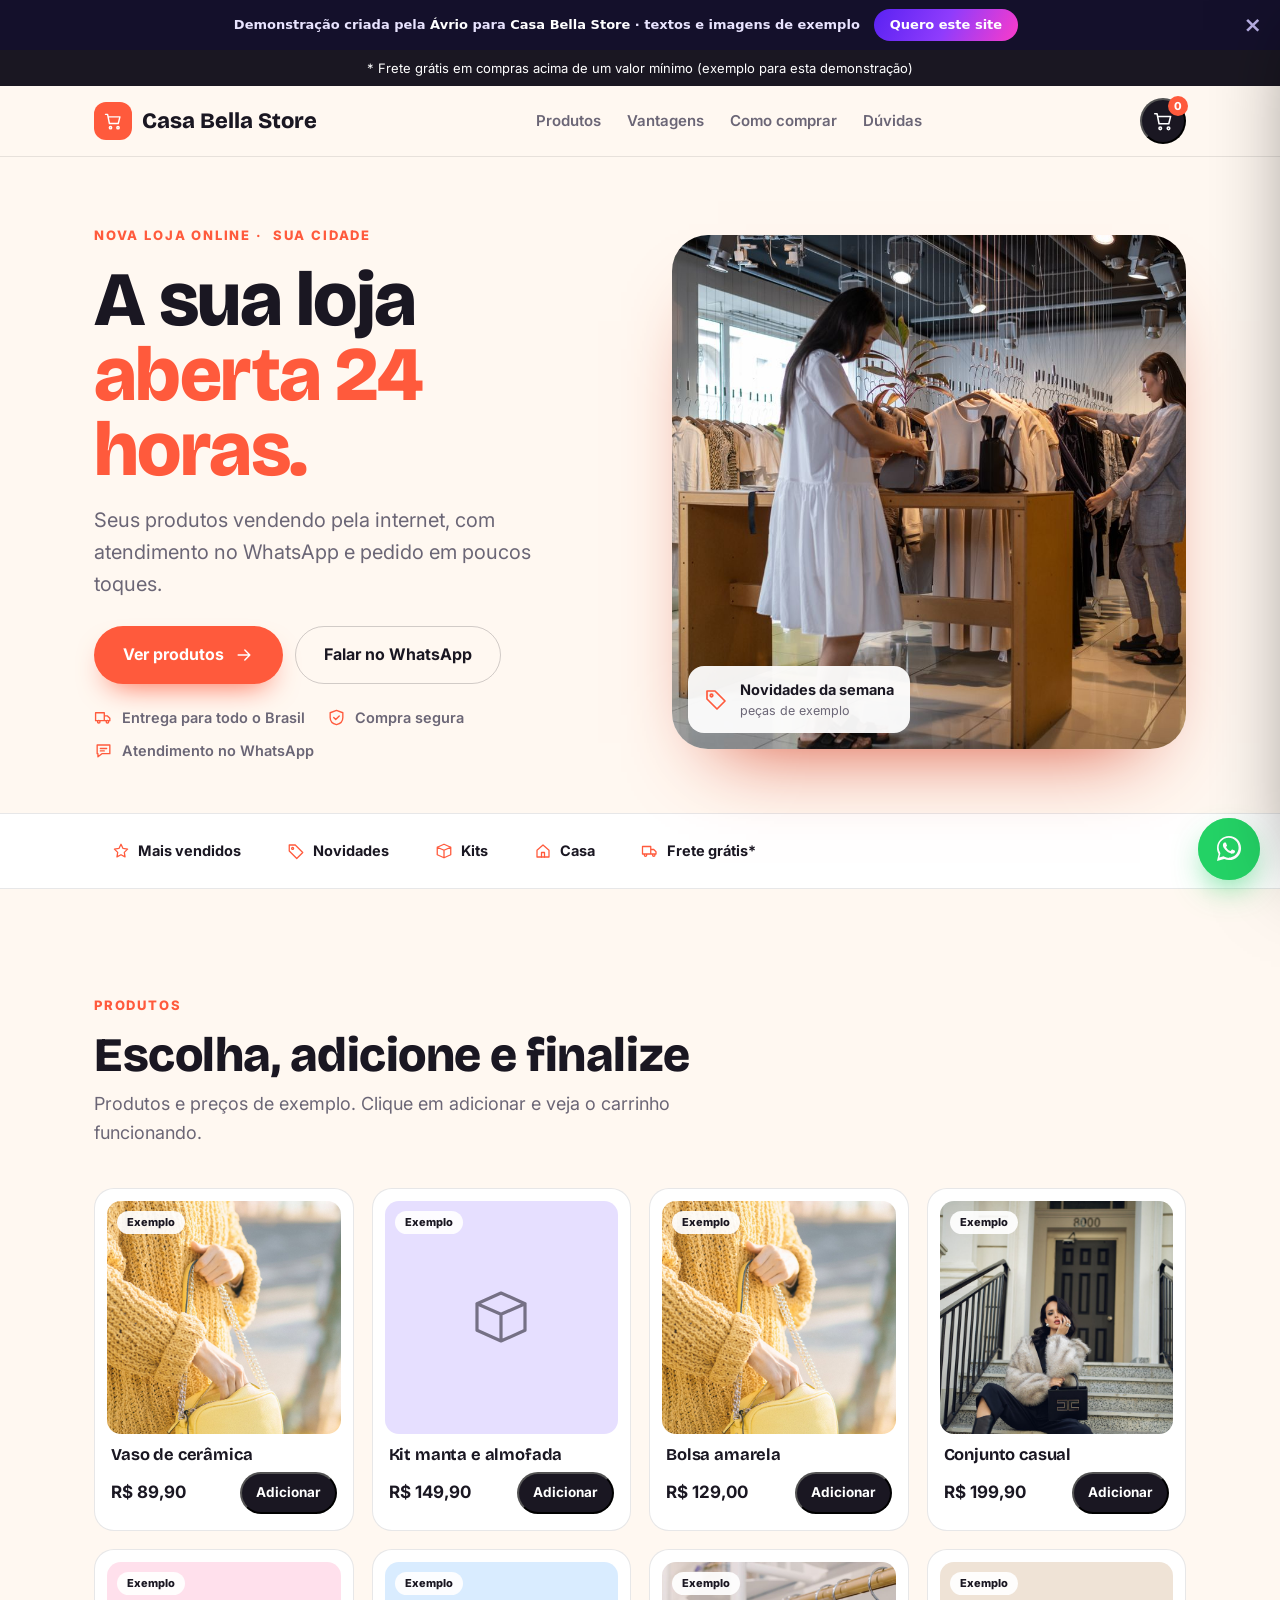
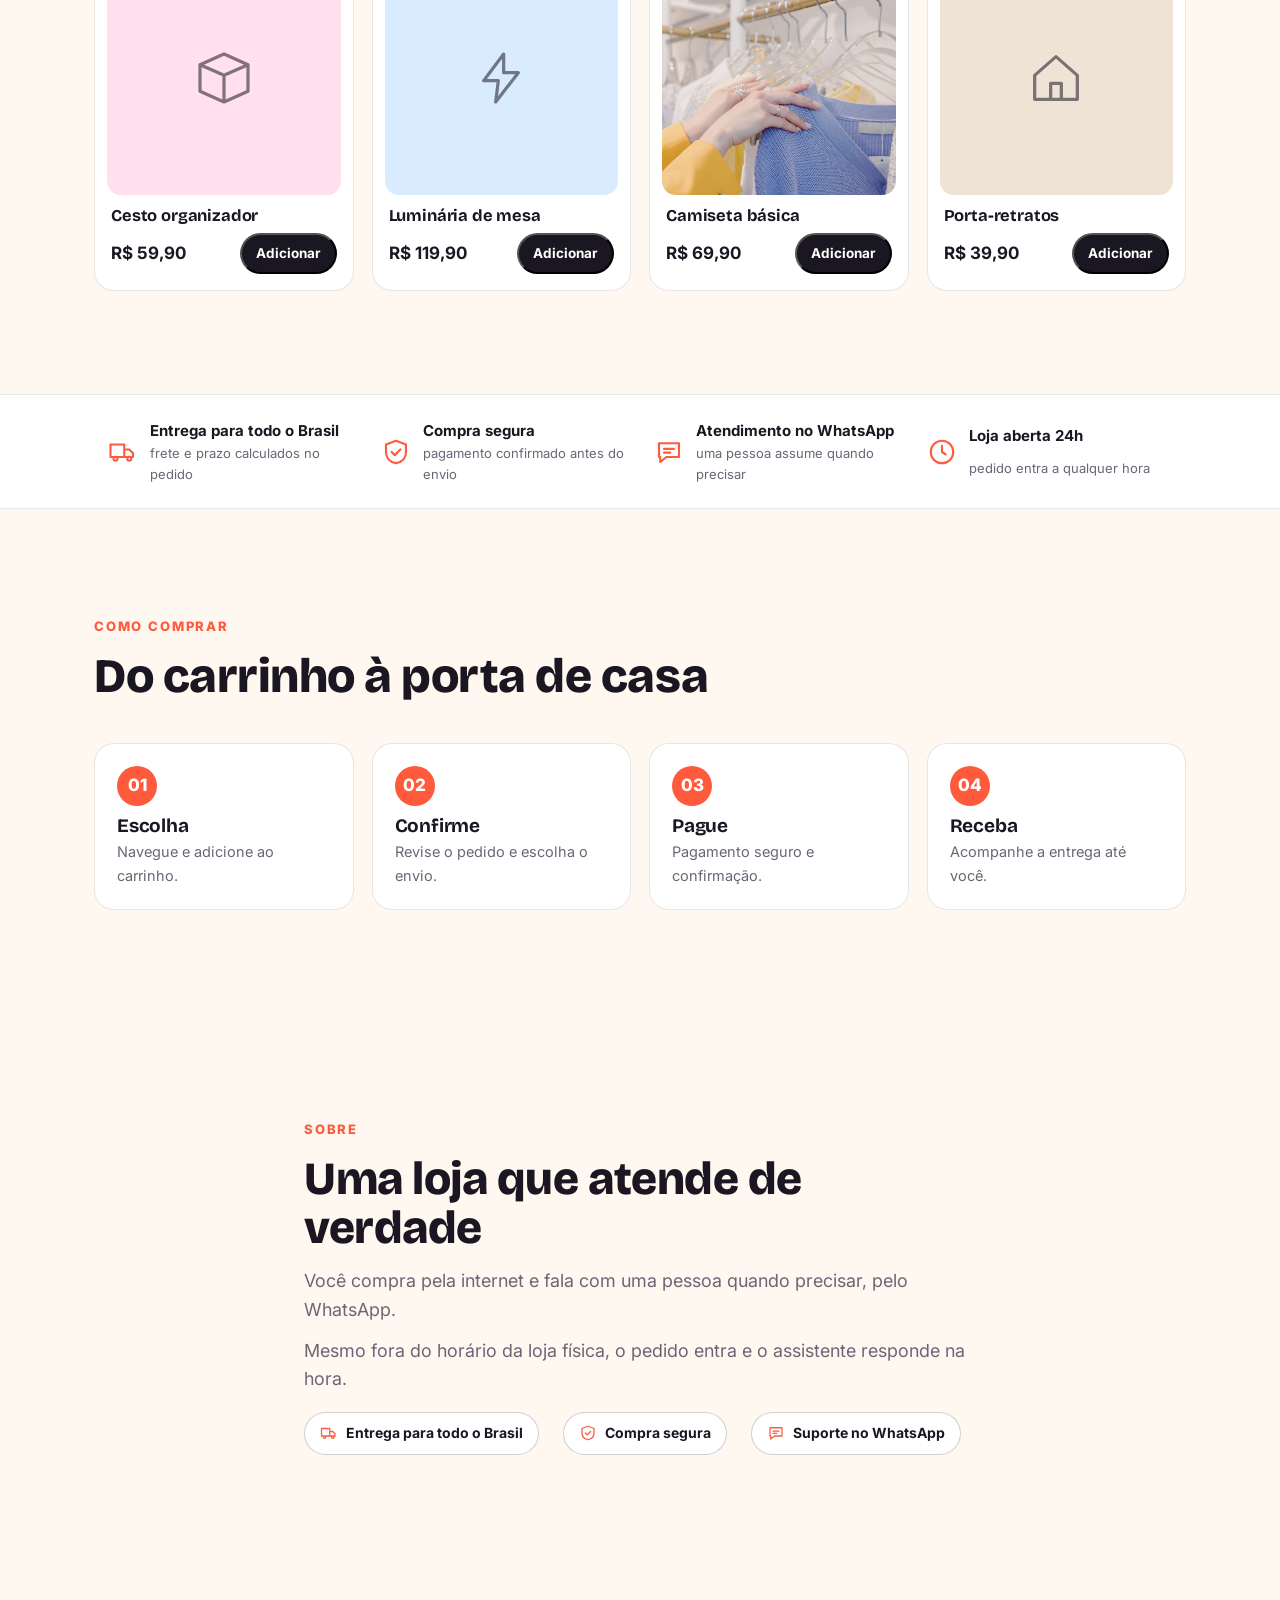
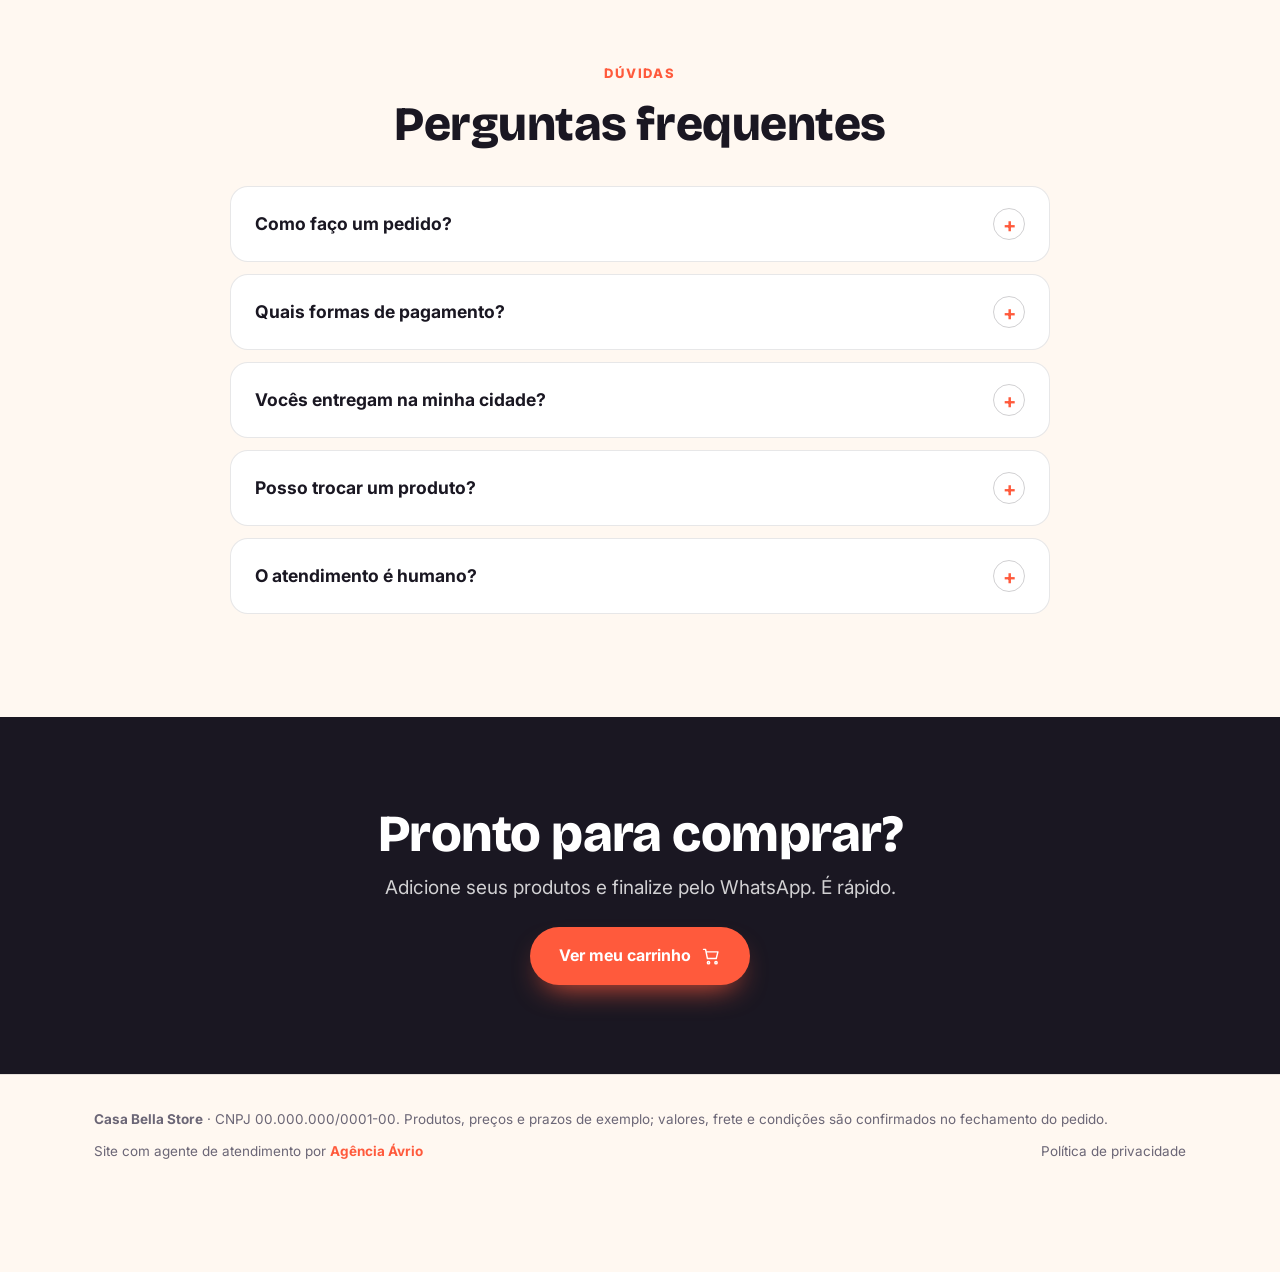
<file: demo/loja/index.html>
<!DOCTYPE html>
<html lang="pt-BR">
<head>
<meta charset="UTF-8">
<meta name="viewport" content="width=device-width, initial-scale=1">
<meta name="robots" content="noindex, nofollow">
<title>Demonstração de site para loja virtual · Agência Ávrio</title>
<meta name="description" content="Veja como ficaria o site do seu consultório, com agendamento e atendimento automático. Demonstração criada pela Agência Ávrio.">
<meta property="og:title" content="Demonstração de site para loja virtual · Agência Ávrio">
<meta property="og:description" content="Veja como ficaria o site do seu consultório, com agendamento e atendimento automático.">
<meta name="theme-color" content="#FF5A3C">
<link rel="preconnect" href="https://fonts.googleapis.com">
<link rel="preconnect" href="https://fonts.gstatic.com" crossorigin>
<link href="https://fonts.googleapis.com/css2?family=Bricolage+Grotesque:wght@500;600;700;800&family=Inter:wght@400;500;600;700&display=swap" rel="stylesheet">
<link rel="stylesheet" href="../base.css?v=202610281100">
<link rel="stylesheet" href="../loja.css?v=202610281100">
<style>:root{--bg:#FFF8F1;--surface:#FFFFFF;--surface-2:#FFEBDD;--ink:#1A1722;--muted:#6B6676;--primary:#FF5A3C;--primary-2:#D63E22;--on-primary:#FFFFFF;--glow:rgba(255,90,60,.22);--line:rgba(26,23,34,.10);--line-2:rgba(26,23,34,.20);--font-h:'Bricolage Grotesque',system-ui,sans-serif;--font-b:'Inter',system-ui,sans-serif;--hw:700;--btn-r:999px;--radius:20px;}</style>
</head>
<body class="lay-loja">
<div class="ribbon" id="ribbon">
  <span>Demonstração criada pela <b>Ávrio</b> para <b data-bind="biz">Casa Bella Store</b> · textos e imagens de exemplo</span>
  <a class="ribbon-btn" id="ribbonCta" href="#" target="_blank" rel="noopener">Quero este site</a>
  <button type="button" id="ribbonX" aria-label="Fechar aviso">×</button>
</div>

<div class="lj-ann">* Frete grátis em compras acima de um valor mínimo (exemplo para esta demonstração)</div>
<header class="lj-head"><div class="wrap">
  <a class="logo" href="#topo"><span class="mk"><svg class="ico " viewBox="0 0 24 24" aria-hidden="true" focusable="false"><circle cx="9" cy="20" r="1.4"/><circle cx="18" cy="20" r="1.4"/><path d="M3 4h2.5l2.2 11h10.6l2-8H6.4"/></svg></span><span data-bind="biz">Casa Bella Store</span></a>
  <nav class="nav lj-nav" id="nav"><a href="#produtos">Produtos</a><a href="#beneficios">Vantagens</a><a href="#como">Como comprar</a><a href="#duvidas">Dúvidas</a></nav>
  <button type="button" class="lj-cartbtn" id="ljOpen" aria-label="Abrir carrinho"><svg class="ico " viewBox="0 0 24 24" aria-hidden="true" focusable="false"><circle cx="9" cy="20" r="1.4"/><circle cx="18" cy="20" r="1.4"/><path d="M3 4h2.5l2.2 11h10.6l2-8H6.4"/></svg><span id="ljCount">0</span></button><button type="button" class="burger" id="burger" aria-label="Abrir menu"><svg class="ico" viewBox="0 0 24 24"><path d="M4 7h16M4 12h16M4 17h16"/></svg></button>
</div></header>
<main id="topo">
<section class="lj-hero"><div class="wrap lj-hero-in">
  <div class="lj-copy rv">
    <span class="eyebrow">Nova loja online · <span data-bind="city">sua cidade</span></span>
    <h1>A sua loja <em>aberta 24 horas.</em></h1>
    <p class="lead">Seus produtos vendendo pela internet, com atendimento no WhatsApp e pedido em poucos toques.</p>
    <div class="lj-actions"><a class="btn btn-p" href="#produtos">Ver produtos <svg class="ico " viewBox="0 0 24 24" aria-hidden="true" focusable="false"><path d="M5 12h14M13 6l6 6-6 6"/></svg></a><button type="button" class="btn btn-g" data-book="">Falar no WhatsApp</button></div>
    <div class="lj-chips"><span class="chip"><svg class="ico " viewBox="0 0 24 24" aria-hidden="true" focusable="false"><path d="M2 6h11v10H2zM13 10h4l3 3v3h-7zM6 19a1.6 1.6 0 100-3.200 1.600 1.600 0 000 3.200zM17 19a1.6 1.6 0 100-3.200 1.600 1.600 0 000 3.200z"/></svg>Entrega para todo o Brasil</span><span class="chip"><svg class="ico " viewBox="0 0 24 24" aria-hidden="true" focusable="false"><path d="M12 3l8 3v6c0 5-3.5 8-8 9-4.5-1-8-4-8-9V6l8-3z"/><path d="M8.5 12l2.5 2.5L15.5 10"/></svg>Compra segura</span><span class="chip"><svg class="ico " viewBox="0 0 24 24" aria-hidden="true" focusable="false"><path d="M4 5h16v11H10l-5 4v-4H4z"/><path d="M8 9.5h8M8 12.5h5"/></svg>Atendimento no WhatsApp</span></div>
  </div>
  <div class="lj-photo rv"><img src="../img/lj-1.jpg" alt="Loja de exemplo" loading="lazy" decoding="async"><div class="lj-tag"><svg class="ico " viewBox="0 0 24 24" aria-hidden="true" focusable="false"><path d="M3 12V4h8l10 10-8 8z"/><circle cx="7.5" cy="8.5" r="1.3"/></svg><span><b>Novidades da semana</b>peças de exemplo</span></div></div>
</div></section>
<section class="lj-cats"><div class="wrap"><span class="lj-cat"><svg class="ico " viewBox="0 0 24 24" aria-hidden="true" focusable="false"><path d="M12 3l2.7 5.6 6.1.9-4.4 4.3 1 6.1L12 17l-5.4 2.9 1-6.1L3.2 9.5l6.1-.9z"/></svg>Mais vendidos</span><span class="lj-cat"><svg class="ico " viewBox="0 0 24 24" aria-hidden="true" focusable="false"><path d="M3 12V4h8l10 10-8 8z"/><circle cx="7.5" cy="8.5" r="1.3"/></svg>Novidades</span><span class="lj-cat"><svg class="ico " viewBox="0 0 24 24" aria-hidden="true" focusable="false"><path d="M3 7l9-4 9 4-9 4zM3 7v10l9 4 9-4V7M12 11v10"/></svg>Kits</span><span class="lj-cat"><svg class="ico " viewBox="0 0 24 24" aria-hidden="true" focusable="false"><path d="M4 11l8-7 8 7v9H4z"/><path d="M10 20v-6h4v6"/></svg>Casa</span><span class="lj-cat"><svg class="ico " viewBox="0 0 24 24" aria-hidden="true" focusable="false"><path d="M2 6h11v10H2zM13 10h4l3 3v3h-7zM6 19a1.6 1.6 0 100-3.200 1.600 1.600 0 000 3.200zM17 19a1.6 1.6 0 100-3.200 1.600 1.600 0 000 3.200z"/></svg>Frete grátis*</span></div></section>
<section class="sec" id="produtos"><div class="wrap">
  <div class="lj-sh rv"><span class="eyebrow">Produtos</span><h2>Escolha, adicione e finalize</h2><p>Produtos e preços de exemplo. Clique em adicionar e veja o carrinho funcionando.</p></div>
  <div class="lj-grid"><article class="lj-p rv"><div class="art" style="background:#FFD9C9"><img src="../img/lj-3.jpg" alt="Vaso de cerâmica" loading="lazy" decoding="async"><span class="tg">Exemplo</span></div><h3>Vaso de cerâmica</h3><div class="row"><b>R$ 89,90</b><button type="button" class="lj-add" data-add="Vaso de cerâmica|R$ 89,90">Adicionar</button></div></article><article class="lj-p rv"><div class="art" style="background:#E6DFFF"><span class="lj-gl"><svg class="ico " viewBox="0 0 24 24" aria-hidden="true" focusable="false"><path d="M3 7l9-4 9 4-9 4zM3 7v10l9 4 9-4V7M12 11v10"/></svg></span><span class="tg">Exemplo</span></div><h3>Kit manta e almofada</h3><div class="row"><b>R$ 149,90</b><button type="button" class="lj-add" data-add="Kit manta e almofada|R$ 149,90">Adicionar</button></div></article><article class="lj-p rv"><div class="art" style="background:#FFF0B8"><img src="../img/lj-3.jpg" alt="Bolsa amarela" loading="lazy" decoding="async"><span class="tg">Exemplo</span></div><h3>Bolsa amarela</h3><div class="row"><b>R$ 129,00</b><button type="button" class="lj-add" data-add="Bolsa amarela|R$ 129,00">Adicionar</button></div></article><article class="lj-p rv"><div class="art" style="background:#DDF2E6"><img src="../img/lj-4.jpg" alt="Conjunto casual" loading="lazy" decoding="async"><span class="tg">Exemplo</span></div><h3>Conjunto casual</h3><div class="row"><b>R$ 199,90</b><button type="button" class="lj-add" data-add="Conjunto casual|R$ 199,90">Adicionar</button></div></article><article class="lj-p rv"><div class="art" style="background:#FFE0EC"><span class="lj-gl"><svg class="ico " viewBox="0 0 24 24" aria-hidden="true" focusable="false"><path d="M3 7l9-4 9 4-9 4zM3 7v10l9 4 9-4V7M12 11v10"/></svg></span><span class="tg">Exemplo</span></div><h3>Cesto organizador</h3><div class="row"><b>R$ 59,90</b><button type="button" class="lj-add" data-add="Cesto organizador|R$ 59,90">Adicionar</button></div></article><article class="lj-p rv"><div class="art" style="background:#D9ECFF"><span class="lj-gl"><svg class="ico " viewBox="0 0 24 24" aria-hidden="true" focusable="false"><path d="M13 3L5.5 13H11l-1 8L18.5 10H13z"/></svg></span><span class="tg">Exemplo</span></div><h3>Luminária de mesa</h3><div class="row"><b>R$ 119,90</b><button type="button" class="lj-add" data-add="Luminária de mesa|R$ 119,90">Adicionar</button></div></article><article class="lj-p rv"><div class="art" style="background:#FFE7D1"><img src="../img/lj-2.jpg" alt="Camiseta básica" loading="lazy" decoding="async"><span class="tg">Exemplo</span></div><h3>Camiseta básica</h3><div class="row"><b>R$ 69,90</b><button type="button" class="lj-add" data-add="Camiseta básica|R$ 69,90">Adicionar</button></div></article><article class="lj-p rv"><div class="art" style="background:#EFE3D6"><span class="lj-gl"><svg class="ico " viewBox="0 0 24 24" aria-hidden="true" focusable="false"><path d="M4 11l8-7 8 7v9H4z"/><path d="M10 20v-6h4v6"/></svg></span><span class="tg">Exemplo</span></div><h3>Porta-retratos</h3><div class="row"><b>R$ 39,90</b><button type="button" class="lj-add" data-add="Porta-retratos|R$ 39,90">Adicionar</button></div></article></div>
</div></section>
<section class="lj-ben" id="beneficios"><div class="wrap"><div><svg class="ico " viewBox="0 0 24 24" aria-hidden="true" focusable="false"><path d="M2 6h11v10H2zM13 10h4l3 3v3h-7zM6 19a1.6 1.6 0 100-3.200 1.600 1.600 0 000 3.200zM17 19a1.6 1.6 0 100-3.200 1.600 1.600 0 000 3.200z"/></svg><b>Entrega para todo o Brasil</b><span>frete e prazo calculados no pedido</span></div><div><svg class="ico " viewBox="0 0 24 24" aria-hidden="true" focusable="false"><path d="M12 3l8 3v6c0 5-3.5 8-8 9-4.5-1-8-4-8-9V6l8-3z"/><path d="M8.5 12l2.5 2.5L15.5 10"/></svg><b>Compra segura</b><span>pagamento confirmado antes do envio</span></div><div><svg class="ico " viewBox="0 0 24 24" aria-hidden="true" focusable="false"><path d="M4 5h16v11H10l-5 4v-4H4z"/><path d="M8 9.5h8M8 12.5h5"/></svg><b>Atendimento no WhatsApp</b><span>uma pessoa assume quando precisar</span></div><div><svg class="ico " viewBox="0 0 24 24" aria-hidden="true" focusable="false"><circle cx="12" cy="12" r="9"/><path d="M12 7v5l3 2"/></svg><b>Loja aberta 24h</b><span>pedido entra a qualquer hora</span></div></div></section>
<section class="sec" id="como"><div class="wrap">
  <div class="lj-sh rv"><span class="eyebrow">Como comprar</span><h2>Do carrinho à porta de casa</h2></div>
  <ol class="lj-steps"><li class="rv"><i>01</i><h3>Escolha</h3><p>Navegue e adicione ao carrinho.</p></li><li class="rv"><i>02</i><h3>Confirme</h3><p>Revise o pedido e escolha o envio.</p></li><li class="rv"><i>03</i><h3>Pague</h3><p>Pagamento seguro e confirmação.</p></li><li class="rv"><i>04</i><h3>Receba</h3><p>Acompanhe a entrega até você.</p></li></ol>
</div></section>
<section class="sec lj-alt" id="sobre"><div class="wrap lj-about rv">
  <div><span class="eyebrow">Sobre</span><h2>Uma loja que atende de verdade</h2><p>Você compra pela internet e fala com uma pessoa quando precisar, pelo WhatsApp.</p><p>Mesmo fora do horário da loja física, o pedido entra e o assistente responde na hora.</p><div class="lj-creds"><span class="cred"><svg class="ico " viewBox="0 0 24 24" aria-hidden="true" focusable="false"><path d="M2 6h11v10H2zM13 10h4l3 3v3h-7zM6 19a1.6 1.6 0 100-3.200 1.600 1.600 0 000 3.200zM17 19a1.6 1.6 0 100-3.200 1.600 1.600 0 000 3.200z"/></svg>Entrega para todo o Brasil</span><span class="cred"><svg class="ico " viewBox="0 0 24 24" aria-hidden="true" focusable="false"><path d="M12 3l8 3v6c0 5-3.5 8-8 9-4.5-1-8-4-8-9V6l8-3z"/><path d="M8.5 12l2.5 2.5L15.5 10"/></svg>Compra segura</span><span class="cred"><svg class="ico " viewBox="0 0 24 24" aria-hidden="true" focusable="false"><path d="M4 5h16v11H10l-5 4v-4H4z"/><path d="M8 9.5h8M8 12.5h5"/></svg>Suporte no WhatsApp</span></div></div>
</div></section>
<section class="sec" id="duvidas"><div class="wrap">
  <div class="lj-sh c rv"><span class="eyebrow">Dúvidas</span><h2>Perguntas frequentes</h2></div>
  <div class="faq rv"><details><summary>Como faço um pedido?</summary><p>Adicione os produtos ao carrinho e finalize pelo WhatsApp ou pelo pagamento online.</p></details><details><summary>Quais formas de pagamento?</summary><p>As formas de pagamento são informadas no fechamento do pedido.</p></details><details><summary>Vocês entregam na minha cidade?</summary><p>Entregamos para todo o Brasil; prazo e frete são calculados no pedido.</p></details><details><summary>Posso trocar um produto?</summary><p>Sim, conforme a política de trocas da loja, informada no atendimento.</p></details><details><summary>O atendimento é humano?</summary><p>O assistente responde dúvidas rápidas e uma pessoa assume quando necessário.</p></details></div>
</div></section>
<section class="lj-cta" id="contato"><div class="wrap rv"><h2>Pronto para comprar?</h2><p>Adicione seus produtos e finalize pelo WhatsApp. É rápido.</p><button type="button" class="btn btn-p" id="ljOpen2">Ver meu carrinho <svg class="ico " viewBox="0 0 24 24" aria-hidden="true" focusable="false"><circle cx="9" cy="20" r="1.4"/><circle cx="18" cy="20" r="1.4"/><path d="M3 4h2.5l2.2 11h10.6l2-8H6.4"/></svg></button></div></section>
</main>
<aside class="lj-drawer" id="ljDrawer" aria-hidden="true">
  <div class="lj-dh"><b>Seu carrinho</b><button type="button" id="ljClose" aria-label="Fechar">×</button></div>
  <ul id="ljItems" class="lj-items"></ul>
  <div class="lj-df"><div class="tot"><span>Total (exemplo)</span><b id="ljTotal">R$ 0,00</b></div>
    <a class="btn btn-p" id="ljCheckout" href="#" target="_blank" rel="noopener">Finalizar pelo WhatsApp</a><small>Demonstração: o pedido seria enviado ao WhatsApp da loja.</small></div>
</aside>
<script>
(function(){
  var items=[],$=function(s){return document.querySelector(s)};
  var fmt=function(v){return 'R$ '+v.toFixed(2).replace('.',',')};
  var val=function(p){return parseFloat(p.replace('R$','').replace('.','').replace(',','.'))};
  function render(){
    var ul=$('#ljItems'),t=0;
    ul.innerHTML=items.length?'':'<li class="empty">Seu carrinho está vazio.</li>';
    items.forEach(function(it,i){t+=it.v*it.q;var li=document.createElement('li');li.innerHTML='<span><b></b><small></small></span><button type="button" aria-label="Remover">×</button>';
      li.querySelector('b').textContent=it.n;li.querySelector('small').textContent=it.q+' × '+fmt(it.v);li.querySelector('button').onclick=function(){items.splice(i,1);render()};ul.appendChild(li)});
    $('#ljCount').textContent=items.reduce(function(a,b){return a+b.q},0);$('#ljTotal').textContent=fmt(t);
    var tel=window.AVRIO_TEL||'5563984600461';
    var msg='Olá! Quero fazer este pedido:\n'+items.map(function(it){return '• '+it.q+'x '+it.n+' ('+fmt(it.v)+')'}).join('\n')+'\nTotal: '+fmt(t);
    $('#ljCheckout').href='https://wa.me/'+tel+'?text='+encodeURIComponent(msg);
  }
  function open(o){var d=$('#ljDrawer');d.classList.toggle('open',o);d.setAttribute('aria-hidden',String(!o))}
  document.querySelectorAll('[data-add]').forEach(function(b){b.addEventListener('click',function(){var p=b.dataset.add.split('|');var f=items.find(function(x){return x.n===p[0]});f?f.q++:items.push({n:p[0],v:val(p[1]),q:1});render();open(true)})});
  $('#ljOpen').onclick=function(){open(true)};$('#ljOpen2').onclick=function(){open(true)};$('#ljClose').onclick=function(){open(false)};render();
})();
</script>

<footer class="ftr"><div class="wrap">
  <div class="row"><span><b data-bind="biz">Casa Bella Store</b> · CNPJ 00.000.000/0001-00. Produtos, preços e prazos de exemplo; valores, frete e condições são confirmados no fechamento do pedido.</span></div>
  <div class="row"><span class="credit">Site com agente de atendimento por <a href="https://wa.me/5563984600461" target="_blank" rel="noopener">Agência Ávrio</a></span><span>Política de privacidade</span></div>
</div></footer>

<button type="button" class="fab" id="fab" aria-label="Abrir assistente de atendimento" aria-expanded="false"><span class="tip">Fale com a gente</span>
  <svg class="ico" viewBox="0 0 32 32" aria-hidden="true"><path d="M16.04 3C9.4 3 4 8.36 4 14.97c0 2.11.56 4.17 1.62 5.98L4 28l7.25-1.9a12.1 12.1 0 0 0 4.79 1c6.64 0 12.04-5.37 12.04-11.97C28.08 8.36 22.68 3 16.04 3Zm0 21.9a10 10 0 0 1-5.1-1.4l-.37-.22-4.3 1.13 1.15-4.17-.24-.38a9.8 9.8 0 0 1-1.5-5.2c0-5.44 4.46-9.87 9.96-9.87 5.5 0 9.96 4.43 9.96 9.87 0 5.44-4.46 9.88-9.96 9.88Zm5.46-7.4c-.3-.15-1.77-.87-2.04-.97-.28-.1-.48-.15-.68.15-.2.3-.78.97-.95 1.17-.18.2-.35.22-.65.07-.3-.15-1.27-.47-2.42-1.49-.9-.8-1.5-1.78-1.67-2.08-.18-.3-.02-.46.13-.6.13-.14.3-.35.45-.52.15-.18.2-.3.3-.5.1-.2.05-.37-.02-.52-.08-.15-.68-1.63-.93-2.24-.24-.58-.5-.5-.68-.5h-.58c-.2 0-.52.07-.8.37-.27.3-1.04 1-1.04 2.46 0 1.45 1.07 2.86 1.22 3.06.15.2 2.1 3.2 5.08 4.48.71.3 1.27.49 1.7.62.72.23 1.37.2 1.88.12.57-.08 1.77-.72 2.02-1.42.25-.7.25-1.3.17-1.42-.07-.12-.27-.2-.57-.35Z"/></svg></button>
<div class="sticky" id="sticky"><button type="button" class="btn btn-p" data-book="">Fazer um pedido <svg class="ico " viewBox="0 0 24 24" aria-hidden="true" focusable="false"><path d="M5 12h14M13 6l6 6-6 6"/></svg></button></div>

<section class="chat" id="chat" role="dialog" aria-label="Assistente virtual">
  <div class="ch-h"><span class="av"><svg class="ico " viewBox="0 0 24 24" aria-hidden="true" focusable="false"><path d="M4 5h16v11H10l-5 4v-4H4z"/><path d="M8 9.5h8M8 12.5h5"/></svg></span><div><b>Assistente <span data-bind="biz">Casa Bella Store</span></b><span>Assistente virtual · responde na hora</span></div><button type="button" id="chX" aria-label="Minimizar assistente">&#8211;</button></div>
  <div class="ch-b" id="chBody"></div>
  <div class="qr" id="chQr"></div>
  <form class="ch-in" id="chForm" hidden><input id="chInput" type="text" maxlength="300" placeholder="Digite sua dúvida..." autocomplete="off" aria-label="Digite sua dúvida"><button type="submit" aria-label="Enviar">&#10148;</button></form>
  <div class="ch-f">Demonstração do assistente com IA da Ávrio</div>
</section>

<div class="ov" id="ov" hidden>
  <div class="mdl" role="dialog" aria-modal="true" aria-label="Agendamento">
    <button type="button" class="x" id="mx" aria-label="Fechar">×</button>
    <div class="bar"><i id="mbar"></i></div>
    <div class="stp" id="mstp">Passo 1 de 3</div>
    <div class="pane">
      <h3>O que você gostaria de agendar?</h3>
      <p class="sub">Escolha uma opção. Você confirma os detalhes no atendimento.</p>
      <div class="opts" id="svcOpts"><button type="button" data-v="Novidades">Novidades</button><button type="button" data-v="Mais vendidos">Mais vendidos</button><button type="button" data-v="Kits e combos">Kits e combos</button><button type="button" data-v="Casa e decoração">Casa e decoração</button><button type="button" data-v="Entrega">Entrega</button><button type="button" data-v="Atendimento">Atendimento</button></div>
    </div>
    <div class="pane" hidden>
      <h3>Como podemos te chamar?</h3>
      <p class="sub">Usamos apenas para entrar em contato sobre o seu agendamento.</p>
      <label class="fld"><span>Seu nome</span><input id="fName" type="text" placeholder="Nome e sobrenome" autocomplete="name"></label>
      <label class="fld"><span>WhatsApp (com DDD)</span><input id="fPhone" type="tel" inputmode="tel" placeholder="(00) 00000-0000" autocomplete="tel"></label>
      <p class="err" role="alert"></p>
    </div>
    <div class="pane" hidden>
      <h3>Qual período é melhor para você?</h3>
      <p class="sub">Confirmamos o horário exato pelo WhatsApp.</p>
      <div class="opts one" id="turnOpts"><button type="button" data-v="Manhã">Manhã</button><button type="button" data-v="Tarde">Tarde</button><button type="button" data-v="Noite">Noite</button></div>
    </div>
    <div class="pane" hidden>
      <div class="okc"><svg viewBox="0 0 52 52" fill="none" stroke="currentColor" stroke-width="3.2" stroke-linecap="round" stroke-linejoin="round"><circle cx="26" cy="26" r="24"/><path d="M15 27l8 8 14-16"/></svg></div>
      <h3 style="text-align:center">Pedido pronto!</h3>
      <p class="sub" style="text-align:center">Assim a mensagem chegaria no WhatsApp de <b id="doneBiz"></b>:</p>
      <div class="wa-prev" id="prev">x<small>agora · mensagem automática</small></div>
      <a class="btn btn-p" id="doneGo" href="#" target="_blank" rel="noopener" style="width:100%">Continuar</a>
      <p class="note" id="doneNote"></p>
    </div>
    <div class="mnav" id="mnav" hidden>
      <button type="button" class="back" id="mback">← Voltar</button>
      <button type="button" class="btn btn-p btn-sm" id="mnext">Continuar</button>
    </div>
  </div>
</div>

<script>window.NICHE={"slug": "loja", "biz": "Casa Bella Store", "pro": "Casa Bella", "city": "sua cidade", "label": "loja virtual", "titleTail": "Loja online", "chat": {"hello": "Olá! Sou o assistente virtual da {biz}. Posso ajudar com produtos, pedidos e entrega.", "disclaimer": "Sou uma IA e não finalizo pagamentos. Uma pessoa confirma valores, estoque e frete.", "menu": [{"label": "Horários", "answer": "A loja online funciona 24h. O atendimento humano é de segunda a sábado, das 9h às 18h."}, {"label": "Serviços", "answer": "Novidades, mais vendidos, kits e combos, casa e decoração, com entrega para todo o Brasil."}, {"label": "Valores", "answer": "Preços e frete aparecem no carrinho e são confirmados no pedido. Quer fazer um pedido?"}, {"label": "Agendar", "action": "book"}, {"label": "Falar com atendente", "action": "human"}]}};window.AVRIO_CHAT_URL="https://avrio-chat.avrio-chat.workers.dev";</script>
<script src="../demo.js?v=202610291600"></script>
<script src="../layouts.js?v=202610261019"></script>
</body>
</html>
</file>
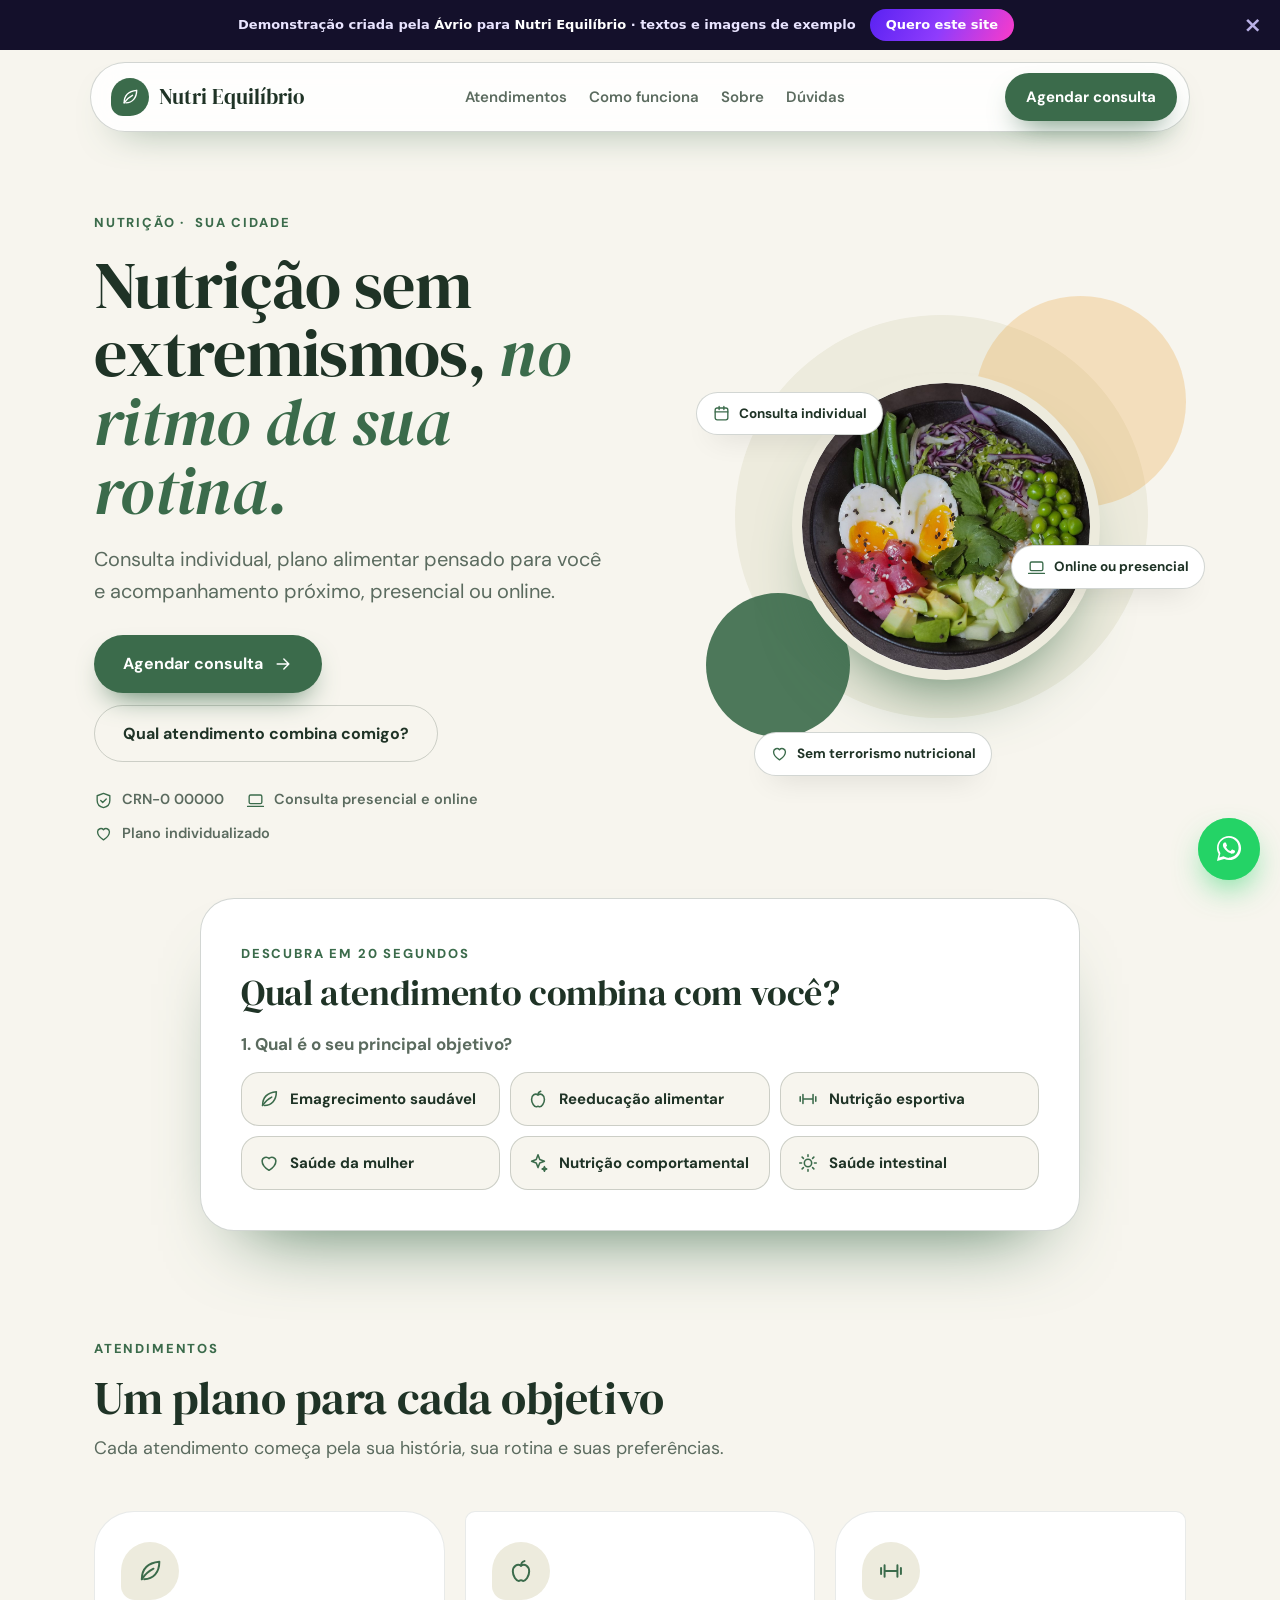
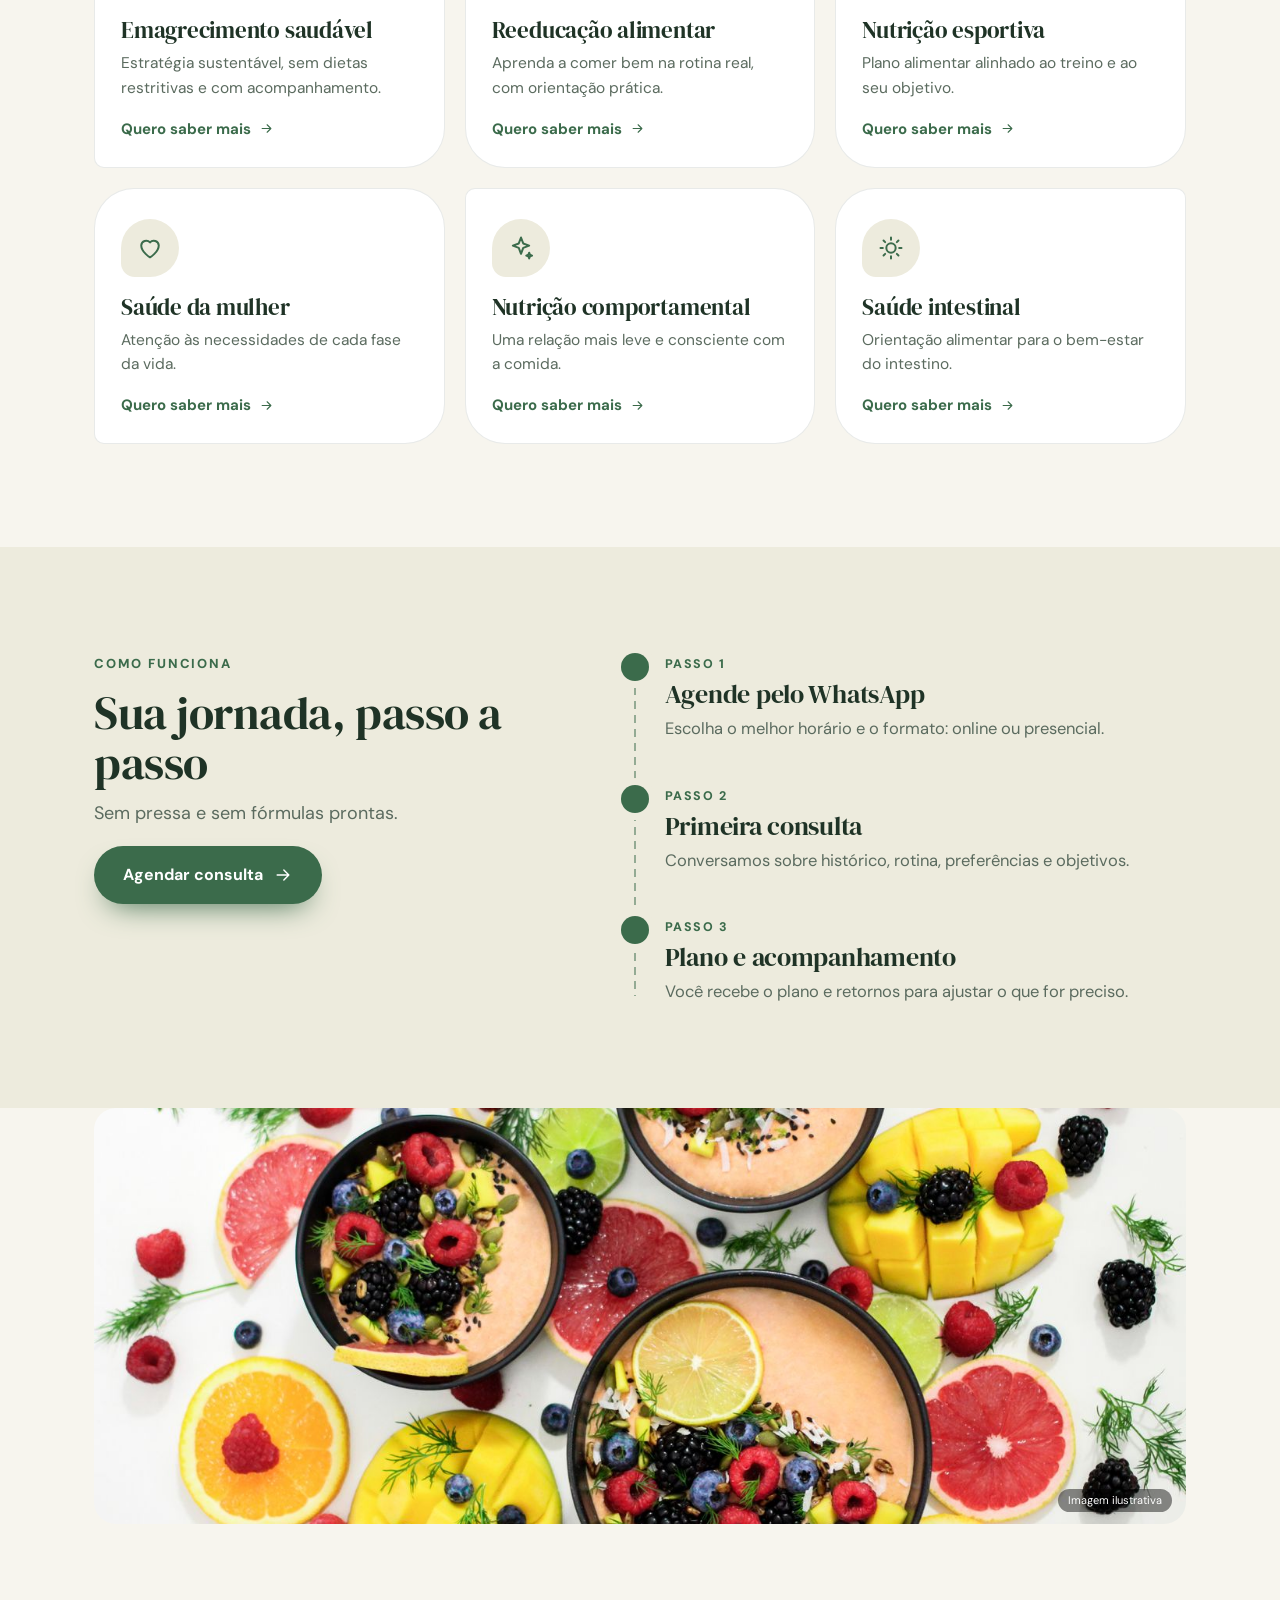
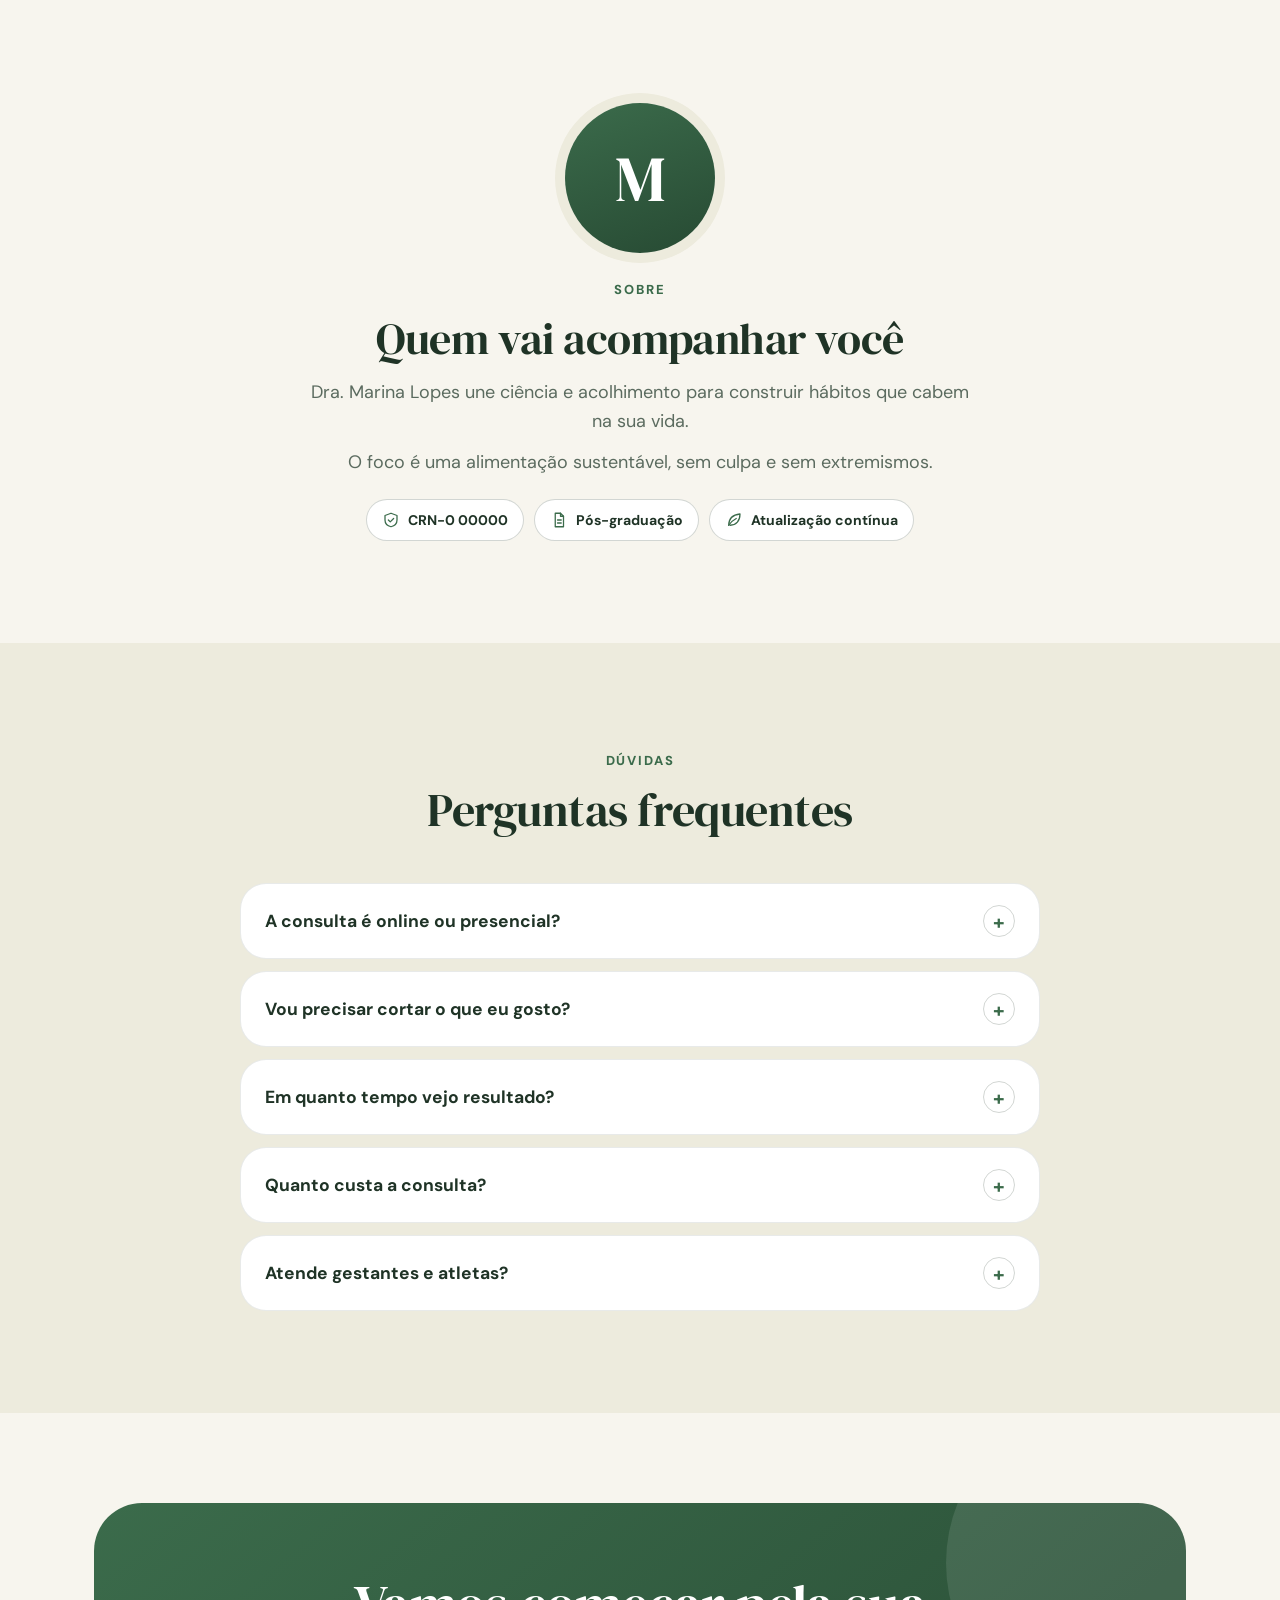
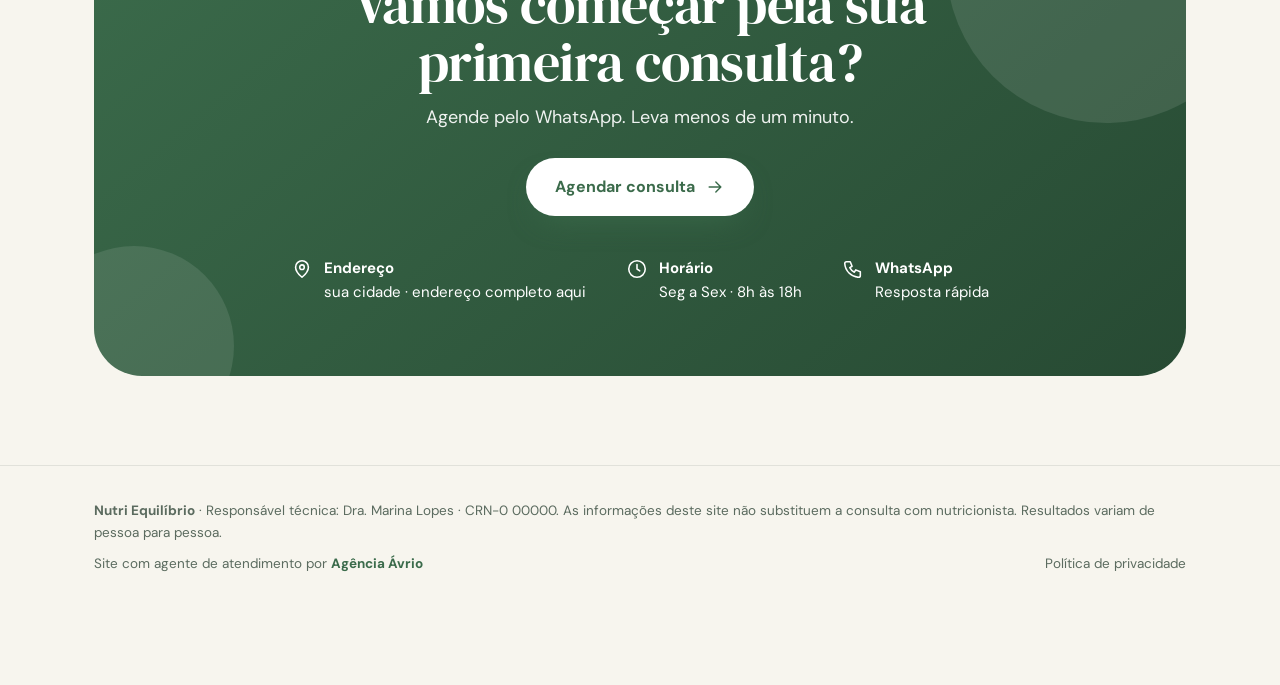
<file: demo/nutricionista/index.html>
<!DOCTYPE html>
<html lang="pt-BR">
<head>
<meta charset="UTF-8">
<meta name="viewport" content="width=device-width, initial-scale=1">
<meta name="robots" content="noindex, nofollow">
<title>Demonstração de site para nutrição · Agência Ávrio</title>
<meta name="description" content="Veja como ficaria o site do seu consultório, com agendamento e atendimento automático. Demonstração criada pela Agência Ávrio.">
<meta property="og:title" content="Demonstração de site para nutrição · Agência Ávrio">
<meta property="og:description" content="Veja como ficaria o site do seu consultório, com agendamento e atendimento automático.">
<meta name="theme-color" content="#3B6B4B">
<link rel="preconnect" href="https://fonts.googleapis.com">
<link rel="preconnect" href="https://fonts.gstatic.com" crossorigin>
<link href="https://fonts.googleapis.com/css2?family=DM+Serif+Display&family=DM+Sans:wght@400;500;600;700&display=swap" rel="stylesheet">
<link rel="stylesheet" href="../base.css?v=202610281100">
<link rel="stylesheet" href="../nutricionista.css?v=202610261019">
<style>:root{--bg:#F7F5EE;--surface:#FFFFFF;--surface-2:#EDEBDD;--ink:#1F3326;--muted:#5B6B5F;--primary:#3B6B4B;--primary-2:#274A33;--on-primary:#FFFFFF;--glow:rgba(233,162,59,.28);--line:rgba(31,51,38,.10);--line-2:rgba(31,51,38,.20);--font-h:'DM Serif Display',Georgia,serif;--font-b:'DM Sans',system-ui,sans-serif;--hw:400;--btn-r:999px;--radius:22px;}</style>
</head>
<body class="lay-nutricionista">
<div class="ribbon" id="ribbon">
  <span>Demonstração criada pela <b>Ávrio</b> para <b data-bind="biz">Nutri Equilíbrio</b> · textos e imagens de exemplo</span>
  <a class="ribbon-btn" id="ribbonCta" href="#" target="_blank" rel="noopener">Quero este site</a>
  <button type="button" id="ribbonX" aria-label="Fechar aviso">×</button>
</div>

<header class="nu-head"><div class="nu-pill">
  <a class="logo" href="#topo"><span class="mk"><svg class="ico " viewBox="0 0 24 24" aria-hidden="true" focusable="false"><path d="M5 19C5 10 10 5 20 4c0 9-5 15-13 15"/><path d="M5 19c3-4.5 6-7 10-9"/></svg></span><span data-bind="biz">Nutri Equilíbrio</span></a>
  <nav class="nav" id="nav"><a href="#atendimentos">Atendimentos</a><a href="#como">Como funciona</a><a href="#sobre">Sobre</a><a href="#duvidas">Dúvidas</a></nav>
  <button type="button" class="btn btn-p btn-sm" data-book="">Agendar consulta</button><button type="button" class="burger" id="burger" aria-label="Abrir menu"><svg class="ico" viewBox="0 0 24 24"><path d="M4 7h16M4 12h16M4 17h16"/></svg></button>
</div></header>
<main id="topo">
<section class="nu-hero"><div class="wrap">
  <div class="nu-copy rv">
    <span class="eyebrow">Nutrição · <span data-bind="city">sua cidade</span></span>
    <h1>Nutrição sem extremismos, <em>no ritmo da sua rotina.</em></h1>
    <p class="lead">Consulta individual, plano alimentar pensado para você e acompanhamento próximo, presencial ou online.</p>
    <div class="nu-actions"><button type="button" class="btn btn-p" data-book="">Agendar consulta <svg class="ico " viewBox="0 0 24 24" aria-hidden="true" focusable="false"><path d="M5 12h14M13 6l6 6-6 6"/></svg></button><a class="btn btn-g" href="#quiz">Qual atendimento combina comigo?</a></div>
    <div class="nu-chips"><span class="chip"><svg class="ico " viewBox="0 0 24 24" aria-hidden="true" focusable="false"><path d="M12 3l8 3v6c0 5-3.5 8-8 9-4.5-1-8-4-8-9V6l8-3z"/><path d="M8.5 12l2.5 2.5L15.5 10"/></svg>CRN-0 00000</span><span class="chip"><svg class="ico " viewBox="0 0 24 24" aria-hidden="true" focusable="false"><rect x="4" y="5" width="16" height="11" rx="1.8"/><path d="M2 19.5h20"/></svg>Consulta presencial e online</span><span class="chip"><svg class="ico " viewBox="0 0 24 24" aria-hidden="true" focusable="false"><path d="M12 20s-7.5-4.6-7.5-10.2A4.3 4.3 0 0112 7.2a4.3 4.3 0 017.5 2.6C19.5 15.4 12 20 12 20z"/></svg>Plano individualizado</span></div>
  </div>
  <div class="nu-orb rv" aria-hidden="true"><span class="o1"></span><span class="o2"></span><span class="o3"></span><div class="nu-plate"><img src="../img/nu-1.jpg" alt="Prato colorido e equilibrado" loading="lazy" decoding="async"></div><div class="nu-chip c1"><svg class="ico " viewBox="0 0 24 24" aria-hidden="true" focusable="false"><rect x="4" y="5" width="16" height="15" rx="2.5"/><path d="M4 10h16M9 3v4M15 3v4"/></svg><span>Consulta individual</span></div><div class="nu-chip c2"><svg class="ico " viewBox="0 0 24 24" aria-hidden="true" focusable="false"><rect x="4" y="5" width="16" height="11" rx="1.8"/><path d="M2 19.5h20"/></svg><span>Online ou presencial</span></div><div class="nu-chip c3"><svg class="ico " viewBox="0 0 24 24" aria-hidden="true" focusable="false"><path d="M12 20s-7.5-4.6-7.5-10.2A4.3 4.3 0 0112 7.2a4.3 4.3 0 017.5 2.6C19.5 15.4 12 20 12 20z"/></svg><span>Sem terrorismo nutricional</span></div></div>
</div></section>

<section class="nu-quizsec" id="quiz"><div class="wrap">
  <div class="nu-quiz rv" data-quiz>
    <div class="nu-qhead"><span class="eyebrow">Descubra em 20 segundos</span><h2>Qual atendimento combina com você?</h2></div>
    <div class="nu-qstep" data-qs="1"><p>1. Qual é o seu principal objetivo?</p><div class="nu-qopts"><button type="button" data-v="Emagrecimento saudável"><svg class="ico " viewBox="0 0 24 24" aria-hidden="true" focusable="false"><path d="M5 19C5 10 10 5 20 4c0 9-5 15-13 15"/><path d="M5 19c3-4.5 6-7 10-9"/></svg><span>Emagrecimento saudável</span></button><button type="button" data-v="Reeducação alimentar"><svg class="ico " viewBox="0 0 24 24" aria-hidden="true" focusable="false"><path d="M12 7.5C9 5.5 5 7.5 5 12.5c0 4 3 8 5 8 1 0 1.5-.6 2-.6s1 .6 2 .6c2 0 5-4 5-8 0-5-4-7-7-5z"/><path d="M12 7.5c0-2 1-3.4 3-4"/></svg><span>Reeducação alimentar</span></button><button type="button" data-v="Nutrição esportiva"><svg class="ico " viewBox="0 0 24 24" aria-hidden="true" focusable="false"><path d="M6.5 7v10M3.5 9.5v5M17.5 7v10M20.5 9.5v5M6.5 12h11"/></svg><span>Nutrição esportiva</span></button><button type="button" data-v="Saúde da mulher"><svg class="ico " viewBox="0 0 24 24" aria-hidden="true" focusable="false"><path d="M12 20s-7.5-4.6-7.5-10.2A4.3 4.3 0 0112 7.2a4.3 4.3 0 017.5 2.6C19.5 15.4 12 20 12 20z"/></svg><span>Saúde da mulher</span></button><button type="button" data-v="Nutrição comportamental"><svg class="ico " viewBox="0 0 24 24" aria-hidden="true" focusable="false"><path d="M12 3l1.9 5.1L19 10l-5.1 1.9L12 17l-1.9-5.1L5 10l5.1-1.9z"/><path d="M19 16l.7 1.8L21.5 18.5l-1.8.7L19 21l-.7-1.8-1.8-.7 1.8-.7z"/></svg><span>Nutrição comportamental</span></button><button type="button" data-v="Saúde intestinal"><svg class="ico " viewBox="0 0 24 24" aria-hidden="true" focusable="false"><circle cx="12" cy="12" r="4"/><path d="M12 3v2M12 19v2M3 12h2M19 12h2M5.6 5.6L7 7M17 17l1.4 1.4M5.6 18.4L7 17M17 7l1.4-1.4"/></svg><span>Saúde intestinal</span></button></div></div>
    <div class="nu-qstep" data-qs="2" hidden><p>2. Como prefere ser atendido?</p><div class="nu-qopts two"><button type="button" data-f="Online"><svg class="ico " viewBox="0 0 24 24" aria-hidden="true" focusable="false"><rect x="4" y="5" width="16" height="11" rx="1.8"/><path d="M2 19.5h20"/></svg><span>Online</span></button><button type="button" data-f="Presencial"><svg class="ico " viewBox="0 0 24 24" aria-hidden="true" focusable="false"><path d="M12 21s7-5.8 7-11a7 7 0 10-14 0c0 5.2 7 11 7 11z"/><circle cx="12" cy="10" r="2.5"/></svg><span>Presencial</span></button></div></div>
    <div class="nu-qstep nu-qres" data-qs="3" hidden><p>Nossa sugestão para você</p><h3 data-qout></h3><div class="nu-qgo"><button type="button" class="btn btn-p" data-quiz-go>Agendar esta consulta <svg class="ico " viewBox="0 0 24 24" aria-hidden="true" focusable="false"><path d="M5 12h14M13 6l6 6-6 6"/></svg></button><button type="button" class="btn btn-g" data-quiz-reset>Refazer</button></div></div>
  </div>
</div></section>

<section class="sec" id="atendimentos"><div class="wrap">
  <div class="nu-sh rv"><span class="eyebrow">Atendimentos</span><h2>Um plano para cada objetivo</h2><p>Cada atendimento começa pela sua história, sua rotina e suas preferências.</p></div>
  <div class="nu-grid"><article class="nu-card rv s0"><div class="ic"><svg class="ico " viewBox="0 0 24 24" aria-hidden="true" focusable="false"><path d="M5 19C5 10 10 5 20 4c0 9-5 15-13 15"/><path d="M5 19c3-4.5 6-7 10-9"/></svg></div><h3>Emagrecimento saudável</h3><p>Estratégia sustentável, sem dietas restritivas e com acompanhamento.</p><button type="button" class="more" data-book="Emagrecimento saudável">Quero saber mais <svg class="ico " viewBox="0 0 24 24" aria-hidden="true" focusable="false"><path d="M5 12h14M13 6l6 6-6 6"/></svg></button></article><article class="nu-card rv s1"><div class="ic"><svg class="ico " viewBox="0 0 24 24" aria-hidden="true" focusable="false"><path d="M12 7.5C9 5.5 5 7.5 5 12.5c0 4 3 8 5 8 1 0 1.5-.6 2-.6s1 .6 2 .6c2 0 5-4 5-8 0-5-4-7-7-5z"/><path d="M12 7.5c0-2 1-3.4 3-4"/></svg></div><h3>Reeducação alimentar</h3><p>Aprenda a comer bem na rotina real, com orientação prática.</p><button type="button" class="more" data-book="Reeducação alimentar">Quero saber mais <svg class="ico " viewBox="0 0 24 24" aria-hidden="true" focusable="false"><path d="M5 12h14M13 6l6 6-6 6"/></svg></button></article><article class="nu-card rv s2"><div class="ic"><svg class="ico " viewBox="0 0 24 24" aria-hidden="true" focusable="false"><path d="M6.5 7v10M3.5 9.5v5M17.5 7v10M20.5 9.5v5M6.5 12h11"/></svg></div><h3>Nutrição esportiva</h3><p>Plano alimentar alinhado ao treino e ao seu objetivo.</p><button type="button" class="more" data-book="Nutrição esportiva">Quero saber mais <svg class="ico " viewBox="0 0 24 24" aria-hidden="true" focusable="false"><path d="M5 12h14M13 6l6 6-6 6"/></svg></button></article><article class="nu-card rv s0"><div class="ic"><svg class="ico " viewBox="0 0 24 24" aria-hidden="true" focusable="false"><path d="M12 20s-7.5-4.6-7.5-10.2A4.3 4.3 0 0112 7.2a4.3 4.3 0 017.5 2.6C19.5 15.4 12 20 12 20z"/></svg></div><h3>Saúde da mulher</h3><p>Atenção às necessidades de cada fase da vida.</p><button type="button" class="more" data-book="Saúde da mulher">Quero saber mais <svg class="ico " viewBox="0 0 24 24" aria-hidden="true" focusable="false"><path d="M5 12h14M13 6l6 6-6 6"/></svg></button></article><article class="nu-card rv s1"><div class="ic"><svg class="ico " viewBox="0 0 24 24" aria-hidden="true" focusable="false"><path d="M12 3l1.9 5.1L19 10l-5.1 1.9L12 17l-1.9-5.1L5 10l5.1-1.9z"/><path d="M19 16l.7 1.8L21.5 18.5l-1.8.7L19 21l-.7-1.8-1.8-.7 1.8-.7z"/></svg></div><h3>Nutrição comportamental</h3><p>Uma relação mais leve e consciente com a comida.</p><button type="button" class="more" data-book="Nutrição comportamental">Quero saber mais <svg class="ico " viewBox="0 0 24 24" aria-hidden="true" focusable="false"><path d="M5 12h14M13 6l6 6-6 6"/></svg></button></article><article class="nu-card rv s2"><div class="ic"><svg class="ico " viewBox="0 0 24 24" aria-hidden="true" focusable="false"><circle cx="12" cy="12" r="4"/><path d="M12 3v2M12 19v2M3 12h2M19 12h2M5.6 5.6L7 7M17 17l1.4 1.4M5.6 18.4L7 17M17 7l1.4-1.4"/></svg></div><h3>Saúde intestinal</h3><p>Orientação alimentar para o bem-estar do intestino.</p><button type="button" class="more" data-book="Saúde intestinal">Quero saber mais <svg class="ico " viewBox="0 0 24 24" aria-hidden="true" focusable="false"><path d="M5 12h14M13 6l6 6-6 6"/></svg></button></article></div>
</div></section>

<section class="sec nu-soft" id="como"><div class="wrap nu-journey">
  <div class="nu-sh rv"><span class="eyebrow">Como funciona</span><h2>Sua jornada, passo a passo</h2><p>Sem pressa e sem fórmulas prontas.</p><button type="button" class="btn btn-p" data-book="">Agendar consulta <svg class="ico " viewBox="0 0 24 24" aria-hidden="true" focusable="false"><path d="M5 12h14M13 6l6 6-6 6"/></svg></button></div>
  <ol class="nu-timeline"><li class="rv"><i></i><div><span>Passo 1</span><h3>Agende pelo WhatsApp</h3><p>Escolha o melhor horário e o formato: online ou presencial.</p></div></li><li class="rv"><i></i><div><span>Passo 2</span><h3>Primeira consulta</h3><p>Conversamos sobre histórico, rotina, preferências e objetivos.</p></div></li><li class="rv"><i></i><div><span>Passo 3</span><h3>Plano e acompanhamento</h3><p>Você recebe o plano e retornos para ajustar o que for preciso.</p></div></li></ol>
</div></section>

<section class="ph-band"><div class="wrap"><figure class="rv"><img src="../img/nu-2.jpg" alt="Frutas frescas e coloridas" loading="lazy" decoding="async"><figcaption>Imagem ilustrativa</figcaption></figure></div></section>
<section class="sec" id="sobre"><div class="wrap nu-about rv">
  <div class="nu-avatar" role="img" aria-label="Foto da profissional (espaço reservado)"><span data-bind="initial">A</span></div>
  <span class="eyebrow">Sobre</span><h2>Quem vai acompanhar você</h2><p><span data-bind="pro">Dra. Marina Lopes</span> une ciência e acolhimento para construir hábitos que cabem na sua vida.</p><p>O foco é uma alimentação sustentável, sem culpa e sem extremismos.</p>
  <div class="nu-creds"><span class="cred"><svg class="ico " viewBox="0 0 24 24" aria-hidden="true" focusable="false"><path d="M12 3l8 3v6c0 5-3.5 8-8 9-4.5-1-8-4-8-9V6l8-3z"/><path d="M8.5 12l2.5 2.5L15.5 10"/></svg>CRN-0 00000</span><span class="cred"><svg class="ico " viewBox="0 0 24 24" aria-hidden="true" focusable="false"><path d="M7 3h7l4 4v14H7z"/><path d="M14 3v4h4M10 12h5M10 16h5"/></svg>Pós-graduação</span><span class="cred"><svg class="ico " viewBox="0 0 24 24" aria-hidden="true" focusable="false"><path d="M5 19C5 10 10 5 20 4c0 9-5 15-13 15"/><path d="M5 19c3-4.5 6-7 10-9"/></svg>Atualização contínua</span></div>
</div></section>
<section class="sec g-sec" id="gSec" hidden>
  <div class="wrap"><div class="g-card rv">
    <div><div class="g-num" id="gNum">5,0</div><div class="g-stars" aria-label="Nota no Google"><svg class="ico " viewBox="0 0 24 24" aria-hidden="true" focusable="false"><path d="M12 3l2.7 5.6 6.1.9-4.4 4.3 1 6.1L12 17l-5.4 2.9 1-6.1L3.2 9.5l6.1-.9z"/></svg><svg class="ico " viewBox="0 0 24 24" aria-hidden="true" focusable="false"><path d="M12 3l2.7 5.6 6.1.9-4.4 4.3 1 6.1L12 17l-5.4 2.9 1-6.1L3.2 9.5l6.1-.9z"/></svg><svg class="ico " viewBox="0 0 24 24" aria-hidden="true" focusable="false"><path d="M12 3l2.7 5.6 6.1.9-4.4 4.3 1 6.1L12 17l-5.4 2.9 1-6.1L3.2 9.5l6.1-.9z"/></svg><svg class="ico " viewBox="0 0 24 24" aria-hidden="true" focusable="false"><path d="M12 3l2.7 5.6 6.1.9-4.4 4.3 1 6.1L12 17l-5.4 2.9 1-6.1L3.2 9.5l6.1-.9z"/></svg><svg class="ico " viewBox="0 0 24 24" aria-hidden="true" focusable="false"><path d="M12 3l2.7 5.6 6.1.9-4.4 4.3 1 6.1L12 17l-5.4 2.9 1-6.1L3.2 9.5l6.1-.9z"/></svg></div></div>
    <div class="g-txt"><h3 style="font-size:24px">Avaliado no Google</h3><p id="gTxt">Avaliações reais de quem já foi atendido.</p>
    <a class="btn btn-g btn-sm" href="#" target="_blank" rel="noopener">Ver avaliações no Google</a></div>
  </div></div>
</section>
<section class="sec nu-soft" id="duvidas"><div class="wrap">
  <div class="nu-sh c rv"><span class="eyebrow">Dúvidas</span><h2>Perguntas frequentes</h2></div>
  <div class="nu-faq rv"><details><summary>A consulta é online ou presencial?</summary><p>Você escolhe. Atendemos nos dois formatos, e o acompanhamento segue o mesmo padrão.</p></details><details><summary>Vou precisar cortar o que eu gosto?</summary><p>O plano considera suas preferências e a sua rotina, sem proibições desnecessárias.</p></details><details><summary>Em quanto tempo vejo resultado?</summary><p>Depende de cada pessoa. O objetivo é construir hábitos sustentáveis, e o acompanhamento ajusta o plano.</p></details><details><summary>Quanto custa a consulta?</summary><p>Os valores e as formas de pagamento são informados pelo WhatsApp antes de agendar.</p></details><details><summary>Atende gestantes e atletas?</summary><p>Sim, com planos específicos. Conte o seu caso no agendamento.</p></details></div>
</div></section>
<section class="nu-cta" id="contato"><div class="wrap"><div class="nu-ctabox rv">
  <h2>Vamos começar pela sua primeira consulta?</h2><p>Agende pelo WhatsApp. Leva menos de um minuto.</p><button type="button" class="btn btn-p" data-book="">Agendar consulta <svg class="ico " viewBox="0 0 24 24" aria-hidden="true" focusable="false"><path d="M5 12h14M13 6l6 6-6 6"/></svg></button>
  <div class="nu-info"><div><svg class="ico " viewBox="0 0 24 24" aria-hidden="true" focusable="false"><path d="M12 21s7-5.8 7-11a7 7 0 10-14 0c0 5.2 7 11 7 11z"/><circle cx="12" cy="10" r="2.5"/></svg><span><b>Endereço</b><span data-bind="city">sua cidade</span> · endereço completo aqui</span></div><div><svg class="ico " viewBox="0 0 24 24" aria-hidden="true" focusable="false"><circle cx="12" cy="12" r="9"/><path d="M12 7v5l3 2"/></svg><span><b>Horário</b>Seg a Sex · 8h às 18h</span></div><div><svg class="ico " viewBox="0 0 24 24" aria-hidden="true" focusable="false"><path d="M5 4h4l2 5-2.5 1.5a11 11 0 005 5L15 13l5 2v4a2 2 0 01-2 2A16 16 0 013 6a2 2 0 012-2z"/></svg><span><b>WhatsApp</b>Resposta rápida</span></div></div>
</div></div></section>
</main>

<footer class="ftr"><div class="wrap">
  <div class="row"><span><b data-bind="biz">Nutri Equilíbrio</b> · Responsável técnica: <span data-bind="pro">Dra. Marina Lopes</span> · CRN-0 00000. As informações deste site não substituem a consulta com nutricionista. Resultados variam de pessoa para pessoa.</span></div>
  <div class="row"><span class="credit">Site com agente de atendimento por <a href="https://wa.me/5563984600461" target="_blank" rel="noopener">Agência Ávrio</a></span><span>Política de privacidade</span></div>
</div></footer>

<button type="button" class="fab" id="fab" aria-label="Abrir assistente de atendimento" aria-expanded="false"><span class="tip">Fale com a gente</span>
  <svg class="ico" viewBox="0 0 32 32" aria-hidden="true"><path d="M16.04 3C9.4 3 4 8.36 4 14.97c0 2.11.56 4.17 1.62 5.98L4 28l7.25-1.9a12.1 12.1 0 0 0 4.79 1c6.64 0 12.04-5.37 12.04-11.97C28.08 8.36 22.68 3 16.04 3Zm0 21.9a10 10 0 0 1-5.1-1.4l-.37-.22-4.3 1.13 1.15-4.17-.24-.38a9.8 9.8 0 0 1-1.5-5.2c0-5.44 4.46-9.87 9.96-9.87 5.5 0 9.96 4.43 9.96 9.87 0 5.44-4.46 9.88-9.96 9.88Zm5.46-7.4c-.3-.15-1.77-.87-2.04-.97-.28-.1-.48-.15-.68.15-.2.3-.78.97-.95 1.17-.18.2-.35.22-.65.07-.3-.15-1.27-.47-2.42-1.49-.9-.8-1.5-1.78-1.67-2.08-.18-.3-.02-.46.13-.6.13-.14.3-.35.45-.52.15-.18.2-.3.3-.5.1-.2.05-.37-.02-.52-.08-.15-.68-1.63-.93-2.24-.24-.58-.5-.5-.68-.5h-.58c-.2 0-.52.07-.8.37-.27.3-1.04 1-1.04 2.46 0 1.45 1.07 2.86 1.22 3.06.15.2 2.1 3.2 5.08 4.48.71.3 1.27.49 1.7.62.72.23 1.37.2 1.88.12.57-.08 1.77-.72 2.02-1.42.25-.7.25-1.3.17-1.42-.07-.12-.27-.2-.57-.35Z"/></svg></button>
<div class="sticky" id="sticky"><button type="button" class="btn btn-p" data-book="">Agendar consulta <svg class="ico " viewBox="0 0 24 24" aria-hidden="true" focusable="false"><path d="M5 12h14M13 6l6 6-6 6"/></svg></button></div>

<section class="chat" id="chat" role="dialog" aria-label="Assistente virtual">
  <div class="ch-h"><span class="av"><svg class="ico " viewBox="0 0 24 24" aria-hidden="true" focusable="false"><path d="M4 5h16v11H10l-5 4v-4H4z"/><path d="M8 9.5h8M8 12.5h5"/></svg></span><div><b>Assistente <span data-bind="biz">Nutri Equilíbrio</span></b><span>Assistente virtual · responde na hora</span></div><button type="button" id="chX" aria-label="Minimizar assistente">&#8211;</button></div>
  <div class="ch-b" id="chBody"></div>
  <div class="qr" id="chQr"></div>
  <form class="ch-in" id="chForm" hidden><input id="chInput" type="text" maxlength="300" placeholder="Digite sua dúvida..." autocomplete="off" aria-label="Digite sua dúvida"><button type="submit" aria-label="Enviar">&#10148;</button></form>
  <div class="ch-f">Demonstração do assistente com IA da Ávrio</div>
</section>

<div class="ov" id="ov" hidden>
  <div class="mdl" role="dialog" aria-modal="true" aria-label="Agendamento">
    <button type="button" class="x" id="mx" aria-label="Fechar">×</button>
    <div class="bar"><i id="mbar"></i></div>
    <div class="stp" id="mstp">Passo 1 de 3</div>
    <div class="pane">
      <h3>O que você gostaria de agendar?</h3>
      <p class="sub">Escolha uma opção. Você confirma os detalhes no atendimento.</p>
      <div class="opts" id="svcOpts"><button type="button" data-v="Emagrecimento saudável">Emagrecimento saudável</button><button type="button" data-v="Reeducação alimentar">Reeducação alimentar</button><button type="button" data-v="Nutrição esportiva">Nutrição esportiva</button><button type="button" data-v="Saúde da mulher">Saúde da mulher</button><button type="button" data-v="Nutrição comportamental">Nutrição comportamental</button><button type="button" data-v="Saúde intestinal">Saúde intestinal</button></div>
    </div>
    <div class="pane" hidden>
      <h3>Como podemos te chamar?</h3>
      <p class="sub">Usamos apenas para entrar em contato sobre o seu agendamento.</p>
      <label class="fld"><span>Seu nome</span><input id="fName" type="text" placeholder="Nome e sobrenome" autocomplete="name"></label>
      <label class="fld"><span>WhatsApp (com DDD)</span><input id="fPhone" type="tel" inputmode="tel" placeholder="(00) 00000-0000" autocomplete="tel"></label>
      <p class="err" role="alert"></p>
    </div>
    <div class="pane" hidden>
      <h3>Qual período é melhor para você?</h3>
      <p class="sub">Confirmamos o horário exato pelo WhatsApp.</p>
      <div class="opts one" id="turnOpts"><button type="button" data-v="Manhã">Manhã</button><button type="button" data-v="Tarde">Tarde</button><button type="button" data-v="Noite">Noite</button></div>
    </div>
    <div class="pane" hidden>
      <div class="okc"><svg viewBox="0 0 52 52" fill="none" stroke="currentColor" stroke-width="3.2" stroke-linecap="round" stroke-linejoin="round"><circle cx="26" cy="26" r="24"/><path d="M15 27l8 8 14-16"/></svg></div>
      <h3 style="text-align:center">Pedido pronto!</h3>
      <p class="sub" style="text-align:center">Assim a mensagem chegaria no WhatsApp de <b id="doneBiz"></b>:</p>
      <div class="wa-prev" id="prev">x<small>agora · mensagem automática</small></div>
      <a class="btn btn-p" id="doneGo" href="#" target="_blank" rel="noopener" style="width:100%">Continuar</a>
      <p class="note" id="doneNote"></p>
    </div>
    <div class="mnav" id="mnav" hidden>
      <button type="button" class="back" id="mback">← Voltar</button>
      <button type="button" class="btn btn-p btn-sm" id="mnext">Continuar</button>
    </div>
  </div>
</div>

<script>window.NICHE={"slug": "nutricionista", "biz": "Nutri Equilíbrio", "pro": "Dra. Marina Lopes", "city": "sua cidade", "label": "nutrição", "titleTail": "Nutrição", "chat": {"hello": "Olá! Sou o assistente virtual da {biz}. Posso ajudar com horários, atendimentos e agendamento.", "disclaimer": "Sou uma IA e não faço orientação nutricional. Isso é feito na consulta com a nutricionista.", "menu": [{"label": "Horários", "answer": "Atendemos de segunda a sexta, das 8h às 18h, presencial e online. Quer agendar?"}, {"label": "Serviços", "answer": "Fazemos emagrecimento saudável, reeducação alimentar, nutrição esportiva, saúde da mulher e nutrição comportamental."}, {"label": "Valores", "answer": "Os valores e as formas de pagamento são informados no agendamento. Posso marcar uma consulta para você?"}, {"label": "Agendar", "action": "book"}, {"label": "Falar com atendente", "action": "human"}]}};window.AVRIO_CHAT_URL="https://avrio-chat.avrio-chat.workers.dev";</script>
<script src="../demo.js?v=202610291600"></script>
<script src="../layouts.js?v=202610261019"></script>
</body>
</html>
</file>
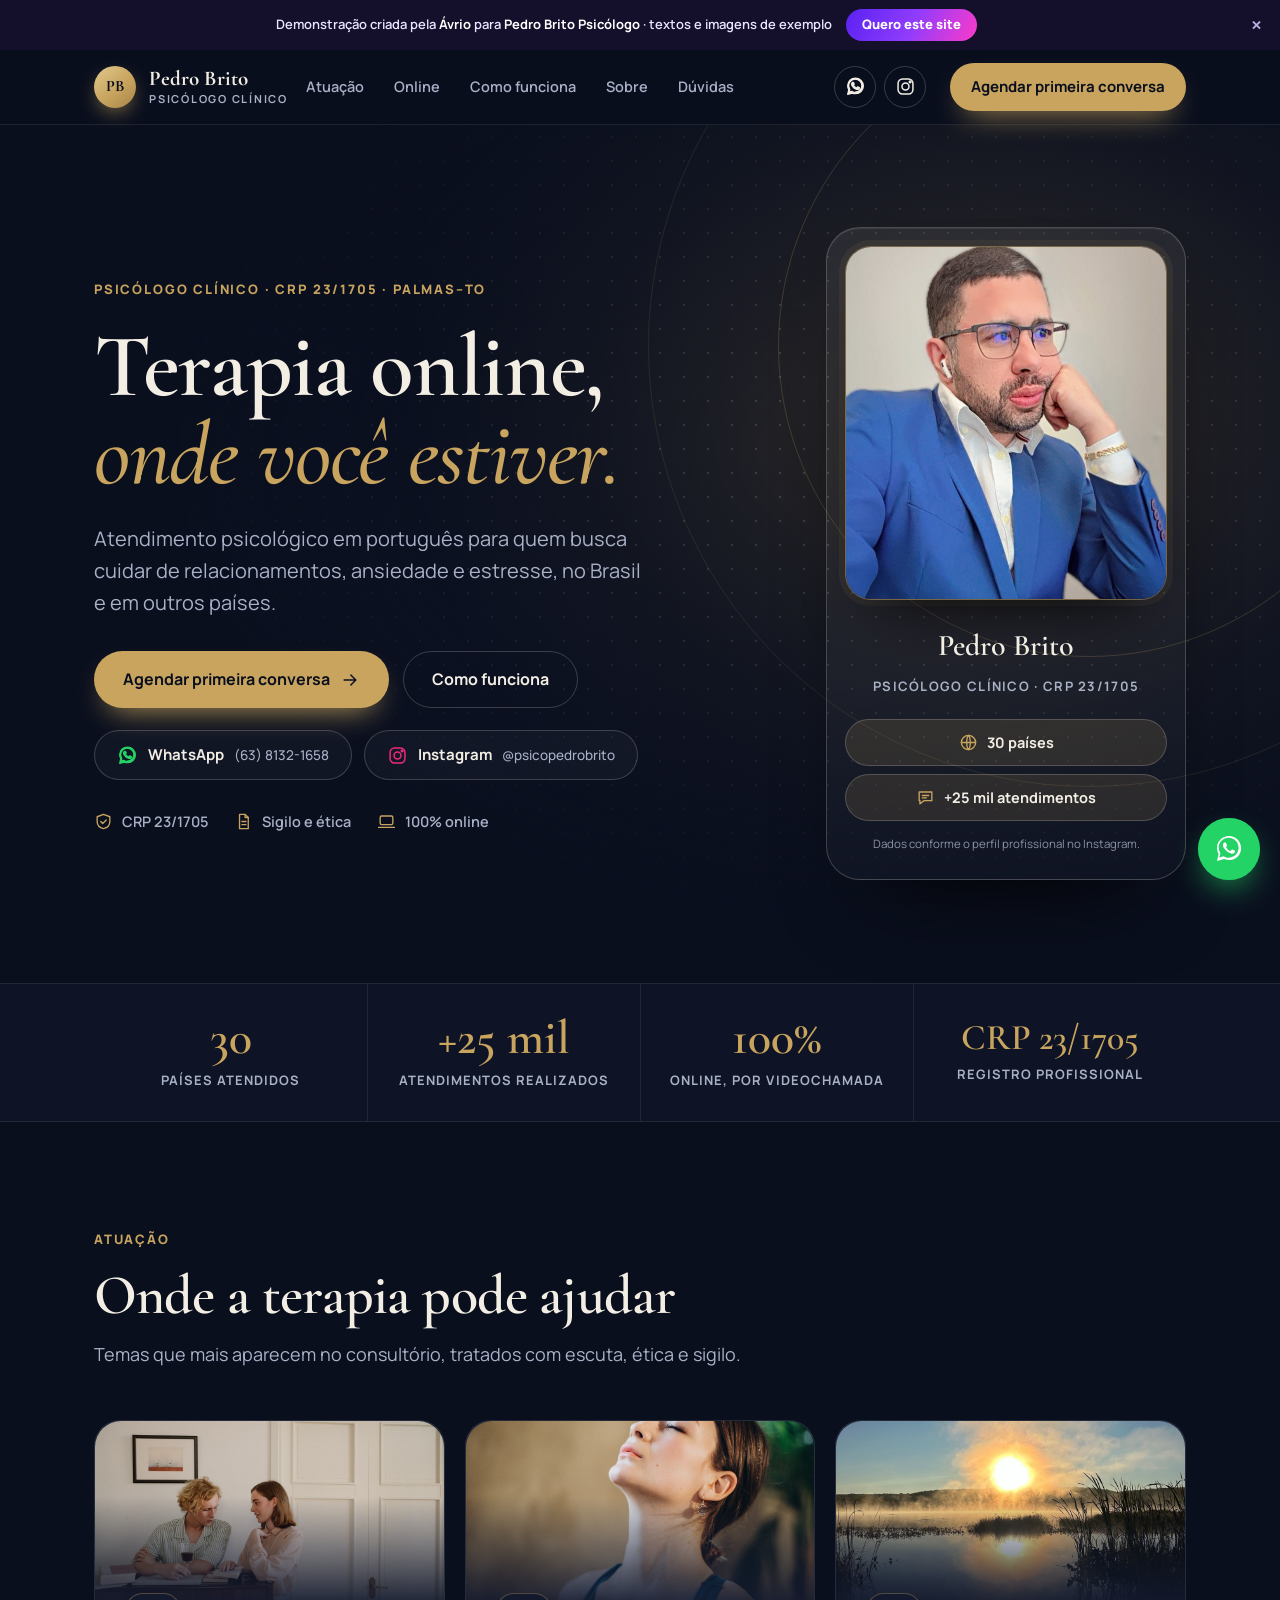
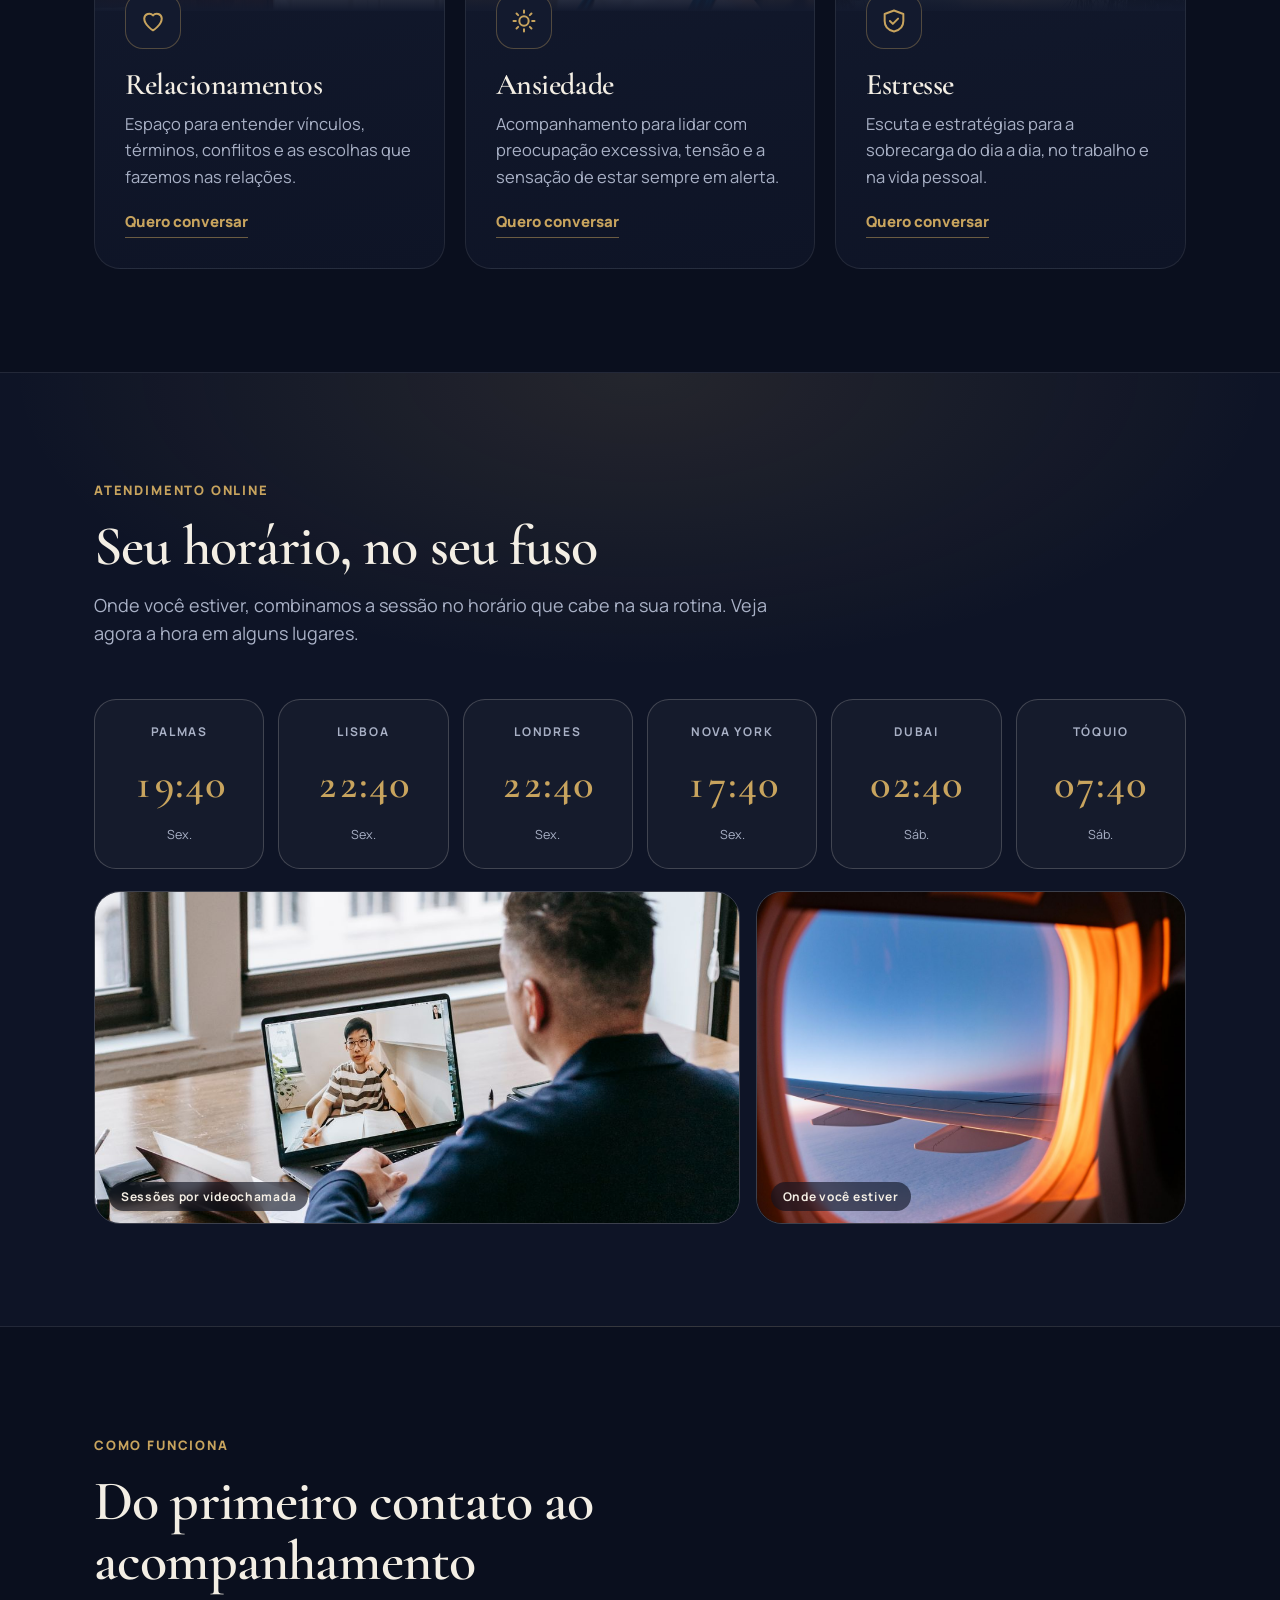
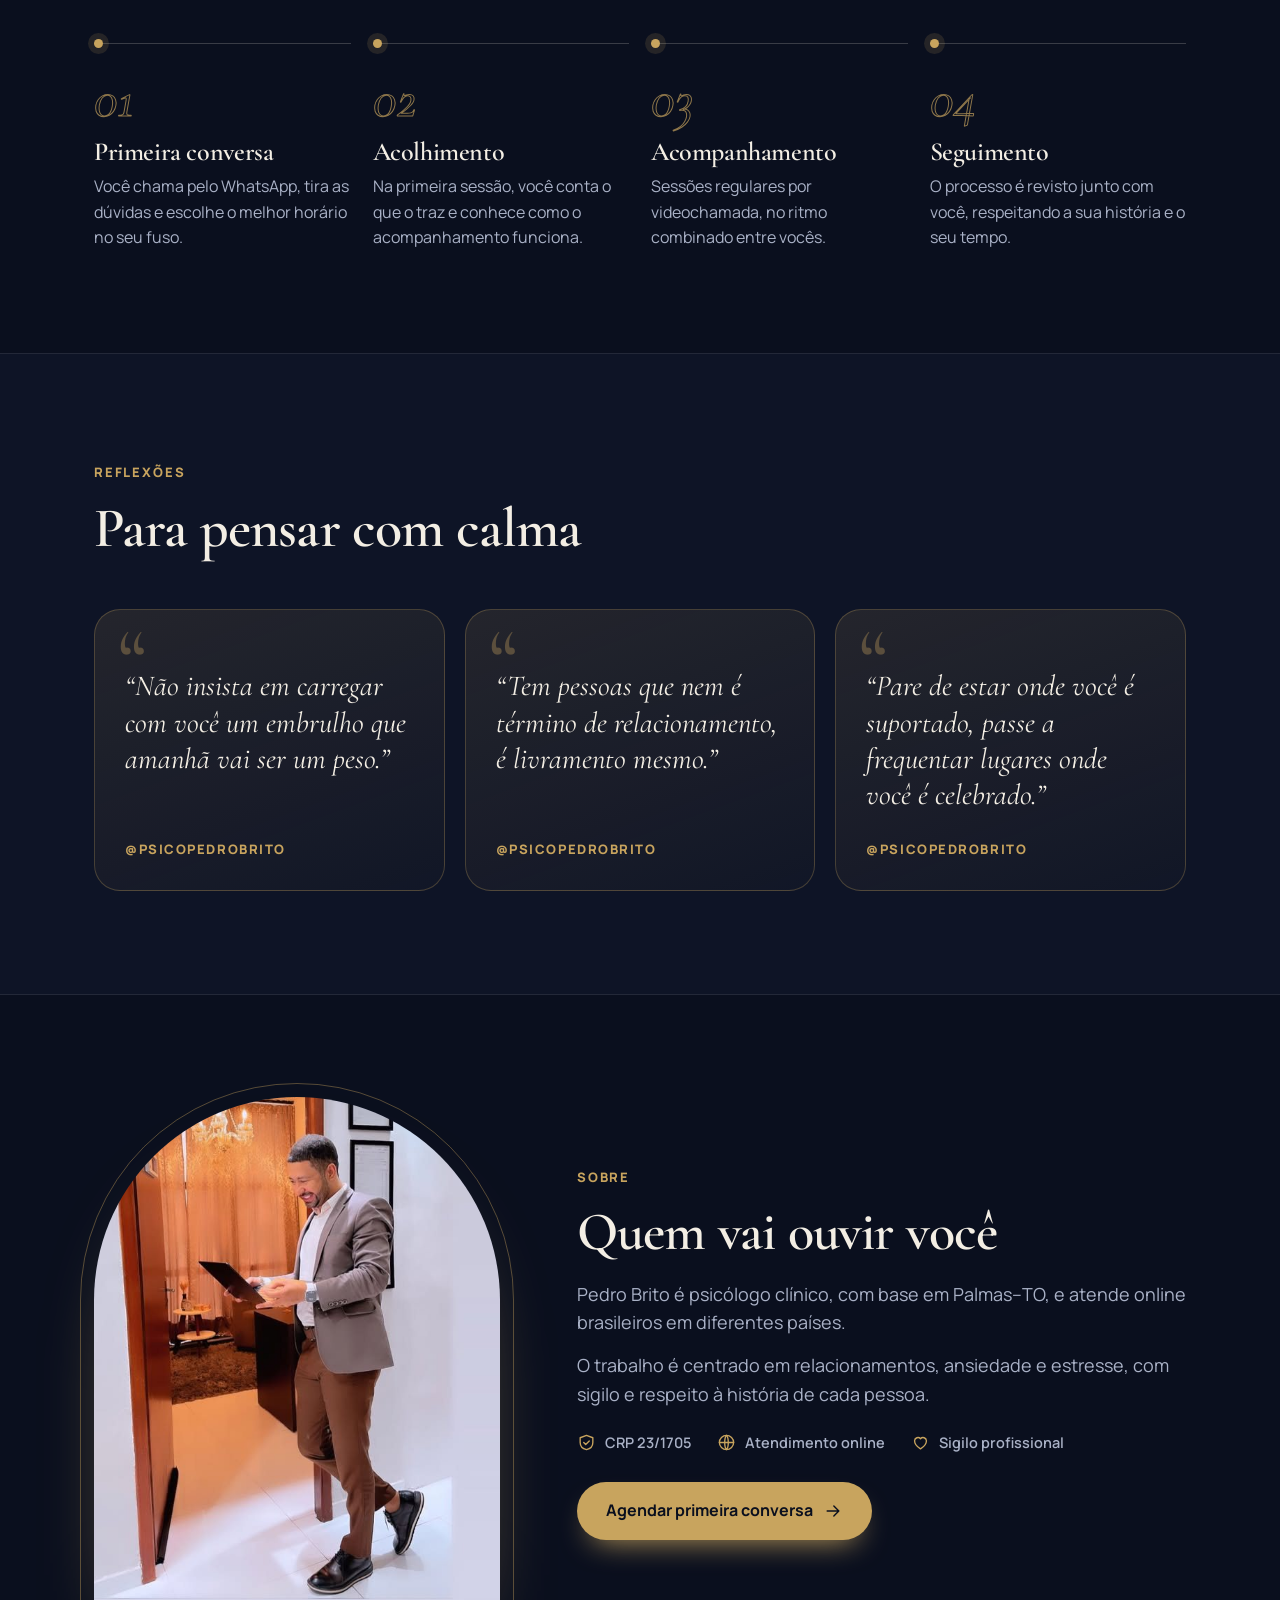
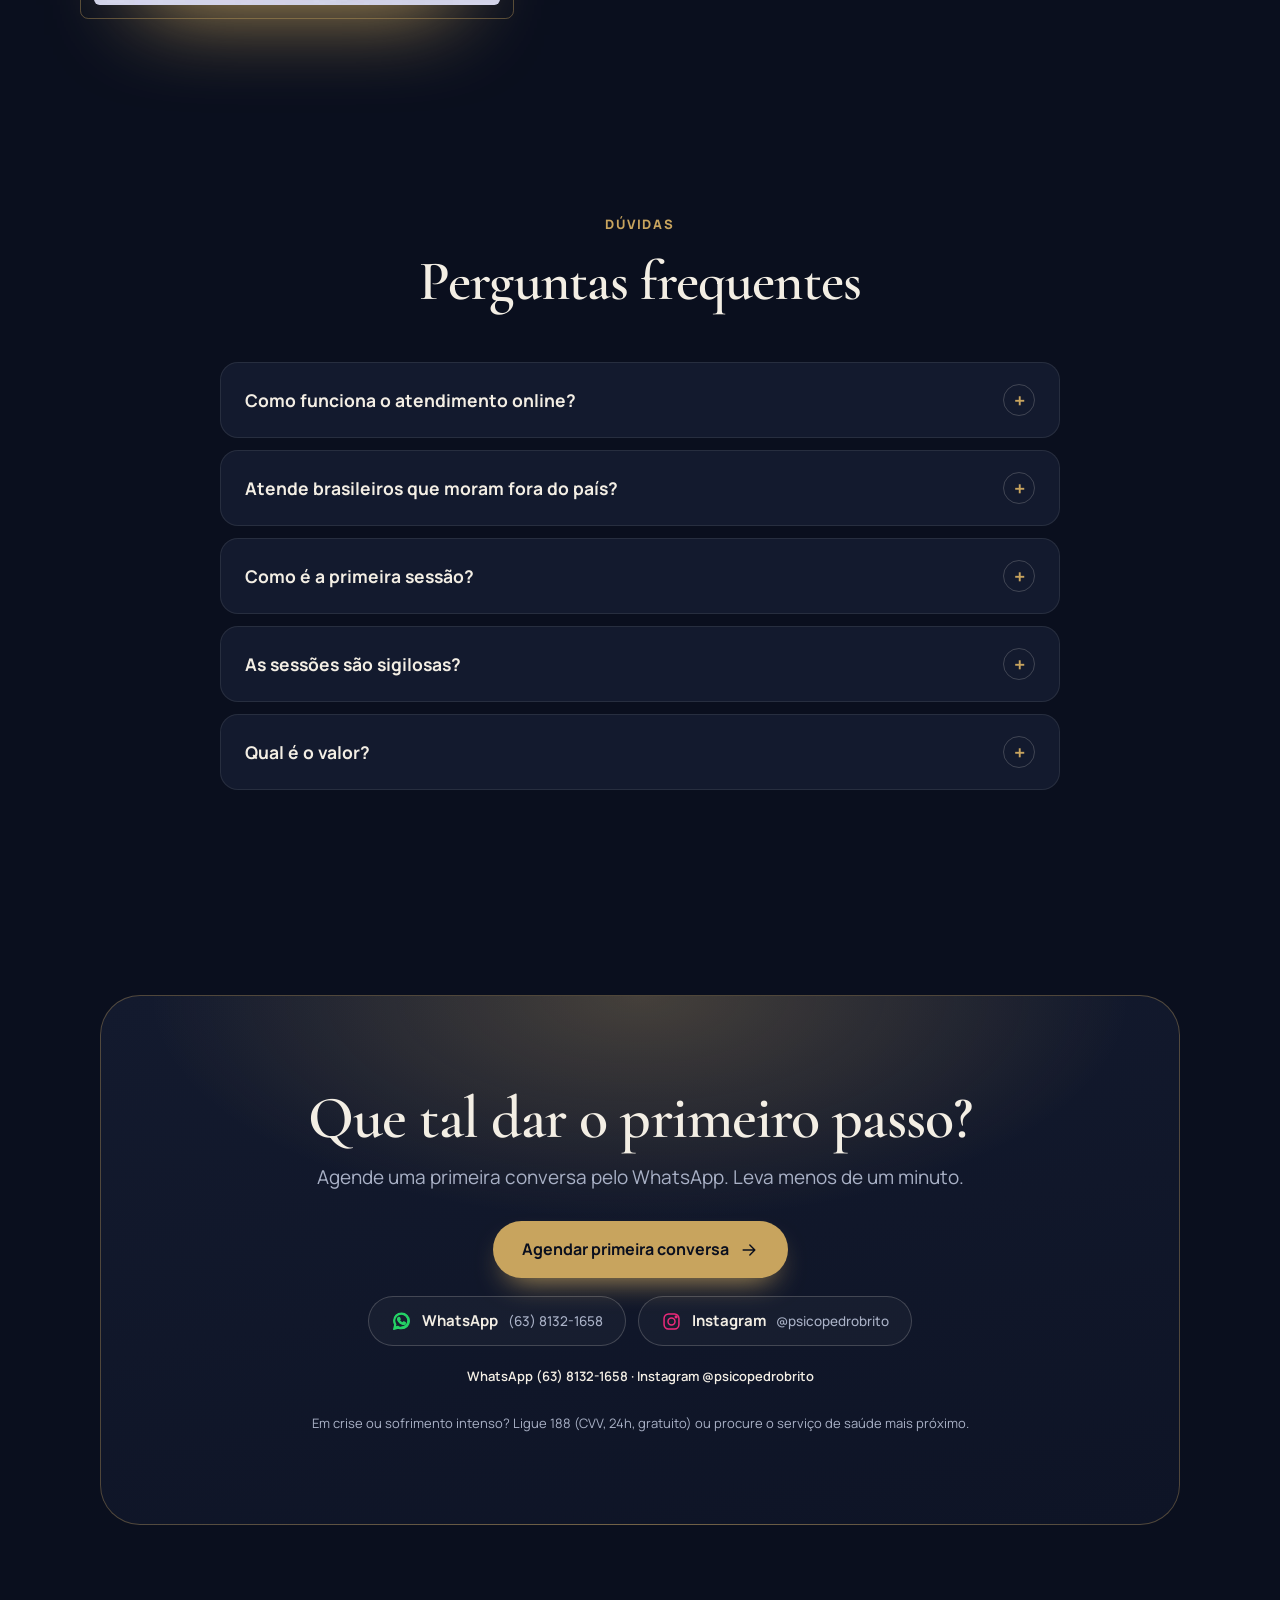
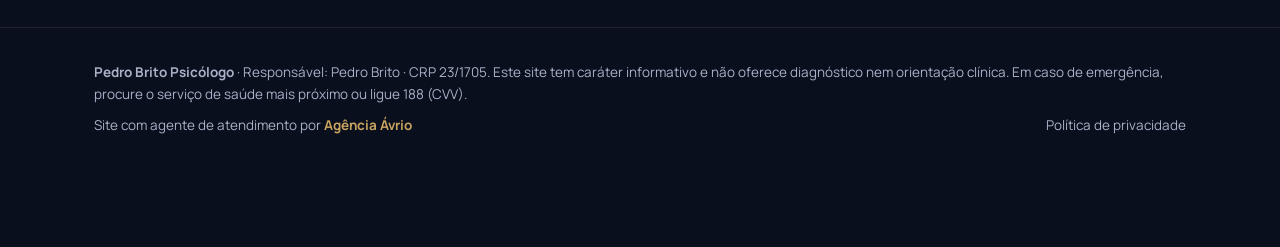
<file: demo/pedro-brito/index.html>
<!DOCTYPE html>
<html lang="pt-BR">
<head>
<meta charset="UTF-8">
<meta name="viewport" content="width=device-width, initial-scale=1">
<meta name="robots" content="noindex, nofollow">
<title>Protótipo de site para Pedro Brito · Agência Ávrio</title>
<meta name="description" content="Veja como ficaria o site do seu consultório, com agendamento e atendimento automático. Demonstração criada pela Agência Ávrio.">
<meta property="og:title" content="Protótipo de site para Pedro Brito · Agência Ávrio">
<meta property="og:description" content="Veja como ficaria o site do seu consultório, com agendamento e atendimento automático.">
<meta name="theme-color" content="#C8A45E">
<link rel="preconnect" href="https://fonts.googleapis.com">
<link rel="preconnect" href="https://fonts.gstatic.com" crossorigin>
<link href="https://fonts.googleapis.com/css2?family=Cormorant+Garamond:ital,wght@0,500;0,600;0,700;1,500;1,600&family=Manrope:wght@400;500;600;700;800&display=swap" rel="stylesheet">
<link rel="stylesheet" href="../base.css?v=202610231058">
<link rel="stylesheet" href="pedro.css?v=202610231058">
<style>:root{--bg:#0A0F1E;--surface:#131A2E;--surface-2:#0E1426;--ink:#F3EEE4;--muted:#A9B1C6;--primary:#C8A45E;--primary-2:#A8854A;--on-primary:#0A0F1E;--glow:rgba(200,164,94,.20);--line:rgba(243,238,228,.09);--line-2:rgba(243,238,228,.20);--font-h:'Cormorant Garamond',Georgia,serif;--font-b:'Manrope',system-ui,sans-serif;--hw:600;--btn-r:999px;--radius:26px;}</style>
</head>
<body class="lay-pedro">
<div class="ribbon" id="ribbon">
  <span>Demonstração criada pela <b>Ávrio</b> para <b data-bind="biz">Pedro Brito Psicólogo</b> · textos e imagens de exemplo</span>
  <a class="ribbon-btn" id="ribbonCta" href="#" target="_blank" rel="noopener">Quero este site</a>
  <button type="button" id="ribbonX" aria-label="Fechar aviso">×</button>
</div>

<header class="pb-head"><div class="wrap">
  <a class="pb-logo" href="#topo"><span class="mk">PB</span><span>Pedro Brito<small>Psicólogo Clínico</small></span></a>
  <nav class="nav pb-nav" id="nav"><a href="#areas">Atuação</a><a href="#mundo">Online</a><a href="#como">Como funciona</a><a href="#sobre">Sobre</a><a href="#duvidas">Dúvidas</a></nav>
  <div class="pb-hbtns"><a class="pb-round pb-wa" href="https://wa.me/556381321658?text=Ol%C3%A1%2C%20Pedro!%20Vim%20pelo%20seu%20site%20e%20gostaria%20de%20agendar%20uma%20primeira%20conversa." target="_blank" rel="noopener" aria-label="WhatsApp"><svg class="ico wa" viewBox="0 0 32 32" aria-hidden="true"><path fill="currentColor" d="M16.04 3C9.4 3 4 8.36 4 14.97c0 2.11.56 4.17 1.62 5.98L4 28l7.25-1.9a12.1 12.1 0 0 0 4.79 1c6.64 0 12.04-5.37 12.04-11.97C28.08 8.36 22.68 3 16.04 3Zm0 21.9a10 10 0 0 1-5.1-1.4l-.37-.22-4.3 1.13 1.15-4.17-.24-.38a9.8 9.8 0 0 1-1.5-5.2c0-5.44 4.46-9.87 9.96-9.87 5.5 0 9.96 4.43 9.96 9.87 0 5.44-4.46 9.88-9.96 9.88Zm5.46-7.4c-.3-.15-1.77-.87-2.04-.97-.28-.1-.48-.15-.68.15-.2.3-.78.97-.95 1.17-.18.2-.35.22-.65.07-.3-.15-1.27-.47-2.42-1.49-.9-.8-1.5-1.78-1.67-2.08-.18-.3-.02-.46.13-.6.13-.14.3-.35.45-.52.15-.18.2-.3.3-.5.1-.2.05-.37-.02-.52-.08-.15-.68-1.63-.93-2.24-.24-.58-.5-.5-.68-.5h-.58c-.2 0-.52.07-.8.37-.27.3-1.04 1-1.04 2.46 0 1.45 1.07 2.86 1.22 3.06.15.2 2.1 3.2 5.08 4.48.71.3 1.27.49 1.7.62.72.23 1.37.2 1.88.12.57-.08 1.77-.72 2.02-1.42.25-.7.25-1.3.17-1.42-.07-.12-.27-.2-.57-.35Z"/></svg></a><a class="pb-round pb-ig" href="https://www.instagram.com/psicopedrobrito/" target="_blank" rel="noopener" aria-label="Instagram"><svg class="ico " viewBox="0 0 24 24" aria-hidden="true" focusable="false"><rect x="3.5" y="3.5" width="17" height="17" rx="5"/><circle cx="12" cy="12" r="4"/><circle cx="17.3" cy="6.7" r="1" fill="currentColor"/></svg></a></div>
  <button type="button" class="btn btn-p btn-sm" data-book="">Agendar primeira conversa</button><button type="button" class="burger" id="burger" aria-label="Abrir menu"><svg class="ico" viewBox="0 0 24 24"><path d="M4 7h16M4 12h16M4 17h16"/></svg></button>
</div></header>
<main id="topo">
<section class="pb-hero">
  <div class="pb-map" aria-hidden="true"></div>
  <div class="wrap pb-hero-in">
    <div class="pb-copy rv">
      <span class="eyebrow">Psicólogo clínico · CRP 23/1705 · Palmas–TO</span>
      <h1>Terapia online, <em>onde você estiver.</em></h1>
      <p class="lead">Atendimento psicológico em português para quem busca cuidar de relacionamentos, ansiedade e estresse, no Brasil e em outros países.</p>
      <div class="pb-actions"><button type="button" class="btn btn-p" data-book="">Agendar primeira conversa <svg class="ico " viewBox="0 0 24 24" aria-hidden="true" focusable="false"><path d="M5 12h14M13 6l6 6-6 6"/></svg></button><a class="btn btn-g" href="#como">Como funciona</a></div>
      <div class="pb-soc-row"><a class="btn pb-wa" href="https://wa.me/556381321658?text=Ol%C3%A1%2C%20Pedro!%20Vim%20pelo%20seu%20site%20e%20gostaria%20de%20agendar%20uma%20primeira%20conversa." target="_blank" rel="noopener"><svg class="ico wa" viewBox="0 0 32 32" aria-hidden="true"><path fill="currentColor" d="M16.04 3C9.4 3 4 8.36 4 14.97c0 2.11.56 4.17 1.62 5.98L4 28l7.25-1.9a12.1 12.1 0 0 0 4.79 1c6.64 0 12.04-5.37 12.04-11.97C28.08 8.36 22.68 3 16.04 3Zm0 21.9a10 10 0 0 1-5.1-1.4l-.37-.22-4.3 1.13 1.15-4.17-.24-.38a9.8 9.8 0 0 1-1.5-5.2c0-5.44 4.46-9.87 9.96-9.87 5.5 0 9.96 4.43 9.96 9.87 0 5.44-4.46 9.88-9.96 9.88Zm5.46-7.4c-.3-.15-1.77-.87-2.04-.97-.28-.1-.48-.15-.68.15-.2.3-.78.97-.95 1.17-.18.2-.35.22-.65.07-.3-.15-1.27-.47-2.42-1.49-.9-.8-1.5-1.78-1.67-2.08-.18-.3-.02-.46.13-.6.13-.14.3-.35.45-.52.15-.18.2-.3.3-.5.1-.2.05-.37-.02-.52-.08-.15-.68-1.63-.93-2.24-.24-.58-.5-.5-.68-.5h-.58c-.2 0-.52.07-.8.37-.27.3-1.04 1-1.04 2.46 0 1.45 1.07 2.86 1.22 3.06.15.2 2.1 3.2 5.08 4.48.71.3 1.27.49 1.7.62.72.23 1.37.2 1.88.12.57-.08 1.77-.72 2.02-1.42.25-.7.25-1.3.17-1.42-.07-.12-.27-.2-.57-.35Z"/></svg> WhatsApp <span>(63) 8132-1658</span></a><a class="btn pb-ig" href="https://www.instagram.com/psicopedrobrito/" target="_blank" rel="noopener"><svg class="ico " viewBox="0 0 24 24" aria-hidden="true" focusable="false"><rect x="3.5" y="3.5" width="17" height="17" rx="5"/><circle cx="12" cy="12" r="4"/><circle cx="17.3" cy="6.7" r="1" fill="currentColor"/></svg> Instagram <span>@psicopedrobrito</span></a></div>
      <div class="pb-chips"><span class="chip"><svg class="ico " viewBox="0 0 24 24" aria-hidden="true" focusable="false"><path d="M12 3l8 3v6c0 5-3.5 8-8 9-4.5-1-8-4-8-9V6l8-3z"/><path d="M8.5 12l2.5 2.5L15.5 10"/></svg>CRP 23/1705</span><span class="chip"><svg class="ico " viewBox="0 0 24 24" aria-hidden="true" focusable="false"><path d="M7 3h7l4 4v14H7z"/><path d="M14 3v4h4M10 12h5M10 16h5"/></svg>Sigilo e ética</span><span class="chip"><svg class="ico " viewBox="0 0 24 24" aria-hidden="true" focusable="false"><rect x="4" y="5" width="16" height="11" rx="1.8"/><path d="M2 19.5h20"/></svg>100% online</span></div>
    </div>
    <aside class="pb-id rv" aria-label="Apresentação">
      <div class="pb-photo"><img src="img/pedro-2.jpg" alt="Pedro Brito, psicólogo clínico" width="640" height="780"></div>
      <b>Pedro Brito</b><span>Psicólogo Clínico · CRP 23/1705</span>
      <div class="pb-pills"><i><svg class="ico " viewBox="0 0 24 24" aria-hidden="true" focusable="false"><circle cx="12" cy="12" r="9"/><path d="M3 12h18M12 3c3 3.2 3 14.8 0 18M12 3c-3 3.2-3 14.8 0 18"/></svg> 30 países</i><i><svg class="ico " viewBox="0 0 24 24" aria-hidden="true" focusable="false"><path d="M4 5h16v11H10l-5 4v-4H4z"/><path d="M8 9.5h8M8 12.5h5"/></svg> +25 mil atendimentos</i></div>
      <small>Dados conforme o perfil profissional no Instagram.</small>
    </aside>
  </div>
</section>
<section class="pb-stats"><div class="wrap">
  <div><b>30</b><span>países atendidos</span></div><div><b>+25 mil</b><span>atendimentos realizados</span></div>
  <div><b>100%</b><span>online, por videochamada</span></div><div><b>CRP 23/1705</b><span>registro profissional</span></div>
</div></section>
<section class="sec" id="areas"><div class="wrap">
  <div class="pb-sh rv"><span class="eyebrow">Atuação</span><h2>Onde a terapia pode ajudar</h2><p>Temas que mais aparecem no consultório, tratados com escuta, ética e sigilo.</p></div>
  <div class="pb-grid"><article class="pb-card rv"><div class="pb-cimg"><img src="img/pb-rel.jpg" alt="Conversa tranquila entre duas pessoas" loading="lazy" decoding="async"></div><span class="pb-ic"><svg class="ico " viewBox="0 0 24 24" aria-hidden="true" focusable="false"><path d="M12 20s-7.5-4.6-7.5-10.2A4.3 4.3 0 0112 7.2a4.3 4.3 0 017.5 2.6C19.5 15.4 12 20 12 20z"/></svg></span><h3>Relacionamentos</h3><p>Espaço para entender vínculos, términos, conflitos e as escolhas que fazemos nas relações.</p><button type="button" class="pb-link" data-book="Relacionamentos">Quero conversar</button></article><article class="pb-card rv"><div class="pb-cimg"><img src="img/pb-ans.jpg" alt="Pessoa em um momento de calma" loading="lazy" decoding="async"></div><span class="pb-ic"><svg class="ico " viewBox="0 0 24 24" aria-hidden="true" focusable="false"><circle cx="12" cy="12" r="4"/><path d="M12 3v2M12 19v2M3 12h2M19 12h2M5.6 5.6L7 7M17 17l1.4 1.4M5.6 18.4L7 17M17 7l1.4-1.4"/></svg></span><h3>Ansiedade</h3><p>Acompanhamento para lidar com preocupação excessiva, tensão e a sensação de estar sempre em alerta.</p><button type="button" class="pb-link" data-book="Ansiedade">Quero conversar</button></article><article class="pb-card rv"><div class="pb-cimg"><img src="img/pb-est.jpg" alt="Lago calmo ao amanhecer" loading="lazy" decoding="async"></div><span class="pb-ic"><svg class="ico " viewBox="0 0 24 24" aria-hidden="true" focusable="false"><path d="M12 3l8 3v6c0 5-3.5 8-8 9-4.5-1-8-4-8-9V6l8-3z"/><path d="M8.5 12l2.5 2.5L15.5 10"/></svg></span><h3>Estresse</h3><p>Escuta e estratégias para a sobrecarga do dia a dia, no trabalho e na vida pessoal.</p><button type="button" class="pb-link" data-book="Estresse">Quero conversar</button></article></div>
</div></section>
<section class="sec pb-world" id="mundo"><div class="wrap">
  <div class="pb-sh rv"><span class="eyebrow">Atendimento online</span><h2>Seu horário, no seu fuso</h2><p>Onde você estiver, combinamos a sessão no horário que cabe na sua rotina. Veja agora a hora em alguns lugares.</p></div>
  <div class="pb-clocks rv"><div class="pb-clk" data-tz="America/Araguaina"><b>Palmas</b><span class="t">--:--</span><small>&nbsp;</small></div><div class="pb-clk" data-tz="Europe/Lisbon"><b>Lisboa</b><span class="t">--:--</span><small>&nbsp;</small></div><div class="pb-clk" data-tz="Europe/London"><b>Londres</b><span class="t">--:--</span><small>&nbsp;</small></div><div class="pb-clk" data-tz="America/New_York"><b>Nova York</b><span class="t">--:--</span><small>&nbsp;</small></div><div class="pb-clk" data-tz="Asia/Dubai"><b>Dubai</b><span class="t">--:--</span><small>&nbsp;</small></div><div class="pb-clk" data-tz="Asia/Tokyo"><b>Tóquio</b><span class="t">--:--</span><small>&nbsp;</small></div></div>
  <div class="pb-duo rv">
    <figure><img src="img/pb-onl.jpg" alt="Atendimento por videochamada" loading="lazy" decoding="async"><figcaption>Sessões por videochamada</figcaption></figure>
    <figure><img src="img/pb-mun.jpg" alt="Vista da janela de um avião ao pôr do sol" loading="lazy" decoding="async"><figcaption>Onde você estiver</figcaption></figure>
  </div>
</div></section>
<section class="sec" id="como"><div class="wrap">
  <div class="pb-sh rv"><span class="eyebrow">Como funciona</span><h2>Do primeiro contato ao acompanhamento</h2></div>
  <ol class="pb-steps"><li class="rv"><i>01</i><h3>Primeira conversa</h3><p>Você chama pelo WhatsApp, tira as dúvidas e escolhe o melhor horário no seu fuso.</p></li><li class="rv"><i>02</i><h3>Acolhimento</h3><p>Na primeira sessão, você conta o que o traz e conhece como o acompanhamento funciona.</p></li><li class="rv"><i>03</i><h3>Acompanhamento</h3><p>Sessões regulares por videochamada, no ritmo combinado entre vocês.</p></li><li class="rv"><i>04</i><h3>Seguimento</h3><p>O processo é revisto junto com você, respeitando a sua história e o seu tempo.</p></li></ol>
</div></section>
<section class="sec pb-refl" id="reflexoes"><div class="wrap">
  <div class="pb-sh rv"><span class="eyebrow">Reflexões</span><h2>Para pensar com calma</h2></div>
  <div class="pb-quotes"><figure class="pb-q rv"><blockquote>“Não insista em carregar com você um embrulho que amanhã vai ser um peso.”</blockquote><figcaption>@psicopedrobrito</figcaption></figure><figure class="pb-q rv"><blockquote>“Tem pessoas que nem é término de relacionamento, é livramento mesmo.”</blockquote><figcaption>@psicopedrobrito</figcaption></figure><figure class="pb-q rv"><blockquote>“Pare de estar onde você é suportado, passe a frequentar lugares onde você é celebrado.”</blockquote><figcaption>@psicopedrobrito</figcaption></figure></div>
</div></section>
<section class="sec" id="sobre"><div class="wrap pb-about rv">
  <div class="pb-portrait"><img src="img/pedro-1.jpg" alt="Pedro Brito em seu espaço de atendimento" width="720" height="729"></div>
  <div><span class="eyebrow">Sobre</span><h2>Quem vai ouvir você</h2><p>Pedro Brito é psicólogo clínico, com base em Palmas–TO, e atende online brasileiros em diferentes países.</p><p>O trabalho é centrado em relacionamentos, ansiedade e estresse, com sigilo e respeito à história de cada pessoa.</p><div class="pb-creds"><span class="chip"><svg class="ico " viewBox="0 0 24 24" aria-hidden="true" focusable="false"><path d="M12 3l8 3v6c0 5-3.5 8-8 9-4.5-1-8-4-8-9V6l8-3z"/><path d="M8.5 12l2.5 2.5L15.5 10"/></svg> CRP 23/1705</span><span class="chip"><svg class="ico " viewBox="0 0 24 24" aria-hidden="true" focusable="false"><circle cx="12" cy="12" r="9"/><path d="M3 12h18M12 3c3 3.2 3 14.8 0 18M12 3c-3 3.2-3 14.8 0 18"/></svg> Atendimento online</span><span class="chip"><svg class="ico " viewBox="0 0 24 24" aria-hidden="true" focusable="false"><path d="M12 20s-7.5-4.6-7.5-10.2A4.3 4.3 0 0112 7.2a4.3 4.3 0 017.5 2.6C19.5 15.4 12 20 12 20z"/></svg> Sigilo profissional</span></div><button type="button" class="btn btn-p" data-book="">Agendar primeira conversa <svg class="ico " viewBox="0 0 24 24" aria-hidden="true" focusable="false"><path d="M5 12h14M13 6l6 6-6 6"/></svg></button></div>
</div></section>
<section class="sec pb-faq" id="duvidas"><div class="wrap">
  <div class="pb-sh c rv"><span class="eyebrow">Dúvidas</span><h2>Perguntas frequentes</h2></div>
  <div class="faq rv"><details><summary>Como funciona o atendimento online?</summary><p>As sessões acontecem por videochamada, de qualquer lugar. Você só precisa de internet e de um espaço reservado.</p></details><details><summary>Atende brasileiros que moram fora do país?</summary><p>Sim. O horário é combinado considerando o seu fuso, para que a sessão caiba na sua rotina.</p></details><details><summary>Como é a primeira sessão?</summary><p>É um momento de acolhimento: você conta o que o trouxe e conhece como será o acompanhamento.</p></details><details><summary>As sessões são sigilosas?</summary><p>Sim. O sigilo é um princípio ético da profissão.</p></details><details><summary>Qual é o valor?</summary><p>Os valores são informados no primeiro contato, junto com as formas de pagamento.</p></details></div>
</div></section>
<section class="pb-cta" id="contato"><div class="wrap rv">
  <h2>Que tal dar o primeiro passo?</h2><p>Agende uma primeira conversa pelo WhatsApp. Leva menos de um minuto.</p><button type="button" class="btn btn-p" data-book="">Agendar primeira conversa <svg class="ico " viewBox="0 0 24 24" aria-hidden="true" focusable="false"><path d="M5 12h14M13 6l6 6-6 6"/></svg></button><div class="pb-soc-row c"><a class="btn pb-wa" href="https://wa.me/556381321658?text=Ol%C3%A1%2C%20Pedro!%20Vim%20pelo%20seu%20site%20e%20gostaria%20de%20agendar%20uma%20primeira%20conversa." target="_blank" rel="noopener"><svg class="ico wa" viewBox="0 0 32 32" aria-hidden="true"><path fill="currentColor" d="M16.04 3C9.4 3 4 8.36 4 14.97c0 2.11.56 4.17 1.62 5.98L4 28l7.25-1.9a12.1 12.1 0 0 0 4.79 1c6.64 0 12.04-5.37 12.04-11.97C28.08 8.36 22.68 3 16.04 3Zm0 21.9a10 10 0 0 1-5.1-1.4l-.37-.22-4.3 1.13 1.15-4.17-.24-.38a9.8 9.8 0 0 1-1.5-5.2c0-5.44 4.46-9.87 9.96-9.87 5.5 0 9.96 4.43 9.96 9.87 0 5.44-4.46 9.88-9.96 9.88Zm5.46-7.4c-.3-.15-1.77-.87-2.04-.97-.28-.1-.48-.15-.68.15-.2.3-.78.97-.95 1.17-.18.2-.35.22-.65.07-.3-.15-1.27-.47-2.42-1.49-.9-.8-1.5-1.78-1.67-2.08-.18-.3-.02-.46.13-.6.13-.14.3-.35.45-.52.15-.18.2-.3.3-.5.1-.2.05-.37-.02-.52-.08-.15-.68-1.63-.93-2.24-.24-.58-.5-.5-.68-.5h-.58c-.2 0-.52.07-.8.37-.27.3-1.04 1-1.04 2.46 0 1.45 1.07 2.86 1.22 3.06.15.2 2.1 3.2 5.08 4.48.71.3 1.27.49 1.7.62.72.23 1.37.2 1.88.12.57-.08 1.77-.72 2.02-1.42.25-.7.25-1.3.17-1.42-.07-.12-.27-.2-.57-.35Z"/></svg> WhatsApp <span>(63) 8132-1658</span></a><a class="btn pb-ig" href="https://www.instagram.com/psicopedrobrito/" target="_blank" rel="noopener"><svg class="ico " viewBox="0 0 24 24" aria-hidden="true" focusable="false"><rect x="3.5" y="3.5" width="17" height="17" rx="5"/><circle cx="12" cy="12" r="4"/><circle cx="17.3" cy="6.7" r="1" fill="currentColor"/></svg> Instagram <span>@psicopedrobrito</span></a></div>
  <small class="pb-fine">WhatsApp (63) 8132-1658 · Instagram @psicopedrobrito</small>
  <small>Em crise ou sofrimento intenso? Ligue 188 (CVV, 24h, gratuito) ou procure o serviço de saúde mais próximo.</small>
</div></section>
</main>
<script>
(function(){
  var els=document.querySelectorAll('.pb-clk');
  function tick(){ els.forEach(function(e){
    try{ var d=new Date(), tz=e.dataset.tz;
      e.querySelector('.t').textContent=new Intl.DateTimeFormat('pt-BR',{hour:'2-digit',minute:'2-digit',timeZone:tz}).format(d);
      e.querySelector('small').textContent=new Intl.DateTimeFormat('pt-BR',{weekday:'short',timeZone:tz}).format(d);
    }catch(x){} }); }
  tick(); setInterval(tick,20000);
})();
</script>

<footer class="ftr"><div class="wrap">
  <div class="row"><span><b data-bind="biz">Pedro Brito Psicólogo</b> · Responsável: <span data-bind="pro">Pedro Brito</span> · CRP 23/1705. Este site tem caráter informativo e não oferece diagnóstico nem orientação clínica. Em caso de emergência, procure o serviço de saúde mais próximo ou ligue 188 (CVV).</span></div>
  <div class="row"><span class="credit">Site com agente de atendimento por <a href="https://wa.me/5563984600461" target="_blank" rel="noopener">Agência Ávrio</a></span><span>Política de privacidade</span></div>
</div></footer>

<button type="button" class="fab" id="fab" aria-label="Abrir assistente de atendimento" aria-expanded="false"><span class="tip">Fale com a gente</span>
  <svg class="ico" viewBox="0 0 32 32" aria-hidden="true"><path d="M16.04 3C9.4 3 4 8.36 4 14.97c0 2.11.56 4.17 1.62 5.98L4 28l7.25-1.9a12.1 12.1 0 0 0 4.79 1c6.64 0 12.04-5.37 12.04-11.97C28.08 8.36 22.68 3 16.04 3Zm0 21.9a10 10 0 0 1-5.1-1.4l-.37-.22-4.3 1.13 1.15-4.17-.24-.38a9.8 9.8 0 0 1-1.5-5.2c0-5.44 4.46-9.87 9.96-9.87 5.5 0 9.96 4.43 9.96 9.87 0 5.44-4.46 9.88-9.96 9.88Zm5.46-7.4c-.3-.15-1.77-.87-2.04-.97-.28-.1-.48-.15-.68.15-.2.3-.78.97-.95 1.17-.18.2-.35.22-.65.07-.3-.15-1.27-.47-2.42-1.49-.9-.8-1.5-1.78-1.67-2.08-.18-.3-.02-.46.13-.6.13-.14.3-.35.45-.52.15-.18.2-.3.3-.5.1-.2.05-.37-.02-.52-.08-.15-.68-1.63-.93-2.24-.24-.58-.5-.5-.68-.5h-.58c-.2 0-.52.07-.8.37-.27.3-1.04 1-1.04 2.46 0 1.45 1.07 2.86 1.22 3.06.15.2 2.1 3.2 5.08 4.48.71.3 1.27.49 1.7.62.72.23 1.37.2 1.88.12.57-.08 1.77-.72 2.02-1.42.25-.7.25-1.3.17-1.42-.07-.12-.27-.2-.57-.35Z"/></svg></button>
<div class="sticky" id="sticky"><button type="button" class="btn btn-p" data-book="">Agendar primeira conversa <svg class="ico " viewBox="0 0 24 24" aria-hidden="true" focusable="false"><path d="M5 12h14M13 6l6 6-6 6"/></svg></button></div>

<section class="chat" id="chat" role="dialog" aria-label="Assistente virtual">
  <div class="ch-h"><span class="av"><svg class="ico " viewBox="0 0 24 24" aria-hidden="true" focusable="false"><path d="M4 5h16v11H10l-5 4v-4H4z"/><path d="M8 9.5h8M8 12.5h5"/></svg></span><div><b>Assistente <span data-bind="biz">Pedro Brito Psicólogo</span></b><span>Assistente virtual · responde na hora</span></div><button type="button" id="chX" aria-label="Minimizar assistente">&#8211;</button></div>
  <div class="ch-b" id="chBody"></div>
  <div class="qr" id="chQr"></div>
  <form class="ch-in" id="chForm" hidden><input id="chInput" type="text" maxlength="300" placeholder="Digite sua dúvida..." autocomplete="off" aria-label="Digite sua dúvida"><button type="submit" aria-label="Enviar">&#10148;</button></form>
  <div class="ch-f">Demonstração do assistente com IA da Ávrio</div>
</section>

<div class="ov" id="ov" hidden>
  <div class="mdl" role="dialog" aria-modal="true" aria-label="Agendamento">
    <button type="button" class="x" id="mx" aria-label="Fechar">×</button>
    <div class="bar"><i id="mbar"></i></div>
    <div class="stp" id="mstp">Passo 1 de 3</div>
    <div class="pane">
      <h3>O que você gostaria de agendar?</h3>
      <p class="sub">Escolha uma opção. Você confirma os detalhes no atendimento.</p>
      <div class="opts" id="svcOpts"><button type="button" data-v="Relacionamentos">Relacionamentos</button><button type="button" data-v="Ansiedade">Ansiedade</button><button type="button" data-v="Estresse">Estresse</button></div>
    </div>
    <div class="pane" hidden>
      <h3>Como podemos te chamar?</h3>
      <p class="sub">Usamos apenas para entrar em contato sobre o seu agendamento.</p>
      <label class="fld"><span>Seu nome</span><input id="fName" type="text" placeholder="Nome e sobrenome" autocomplete="name"></label>
      <label class="fld"><span>WhatsApp (com DDD)</span><input id="fPhone" type="tel" inputmode="tel" placeholder="(00) 00000-0000" autocomplete="tel"></label>
      <p class="err" role="alert"></p>
    </div>
    <div class="pane" hidden>
      <h3>Qual período é melhor para você?</h3>
      <p class="sub">Confirmamos o horário exato pelo WhatsApp.</p>
      <div class="opts one" id="turnOpts"><button type="button" data-v="Manhã">Manhã</button><button type="button" data-v="Tarde">Tarde</button><button type="button" data-v="Noite">Noite</button></div>
    </div>
    <div class="pane" hidden>
      <div class="okc"><svg viewBox="0 0 52 52" fill="none" stroke="currentColor" stroke-width="3.2" stroke-linecap="round" stroke-linejoin="round"><circle cx="26" cy="26" r="24"/><path d="M15 27l8 8 14-16"/></svg></div>
      <h3 style="text-align:center">Pedido pronto!</h3>
      <p class="sub" style="text-align:center">Assim a mensagem chegaria no WhatsApp de <b id="doneBiz"></b>:</p>
      <div class="wa-prev" id="prev">x<small>agora · mensagem automática</small></div>
      <a class="btn btn-p" id="doneGo" href="#" target="_blank" rel="noopener" style="width:100%">Continuar</a>
      <p class="note" id="doneNote"></p>
    </div>
    <div class="mnav" id="mnav" hidden>
      <button type="button" class="back" id="mback">← Voltar</button>
      <button type="button" class="btn btn-p btn-sm" id="mnext">Continuar</button>
    </div>
  </div>
</div>

<script>window.AVRIO_TEL="556381321658";window.NICHE={"slug": "psicologo", "biz": "Pedro Brito Psicólogo", "pro": "Pedro Brito", "city": "Palmas–TO", "label": "psicologia", "titleTail": "Psicólogo Clínico", "chat": {"hello": "Olá! Sou o assistente virtual do {biz}. Posso ajudar com horários, atendimento online e agendamento.", "disclaimer": "Sou uma IA e não faço atendimento psicológico. Em caso de emergência, procure o serviço de saúde mais próximo ou ligue 188 (CVV).", "menu": [{"label": "Horários", "answer": "O atendimento é online, por videochamada. Combinamos o horário considerando o seu fuso. Quer agendar?"}, {"label": "Serviços", "answer": "Atendimento psicológico online com foco em relacionamentos, ansiedade e estresse."}, {"label": "Valores", "answer": "Os valores são informados no primeiro contato. Posso marcar uma primeira conversa para você?"}, {"label": "Agendar", "action": "book"}, {"label": "Falar com atendente", "action": "human"}]}};window.AVRIO_CHAT_URL="https://avrio-chat.avrio-chat.workers.dev";</script>
<script src="../demo.js?v=202610291600"></script>
<script src="../layouts.js?v=202610231058"></script>
</body>
</html>
</file>
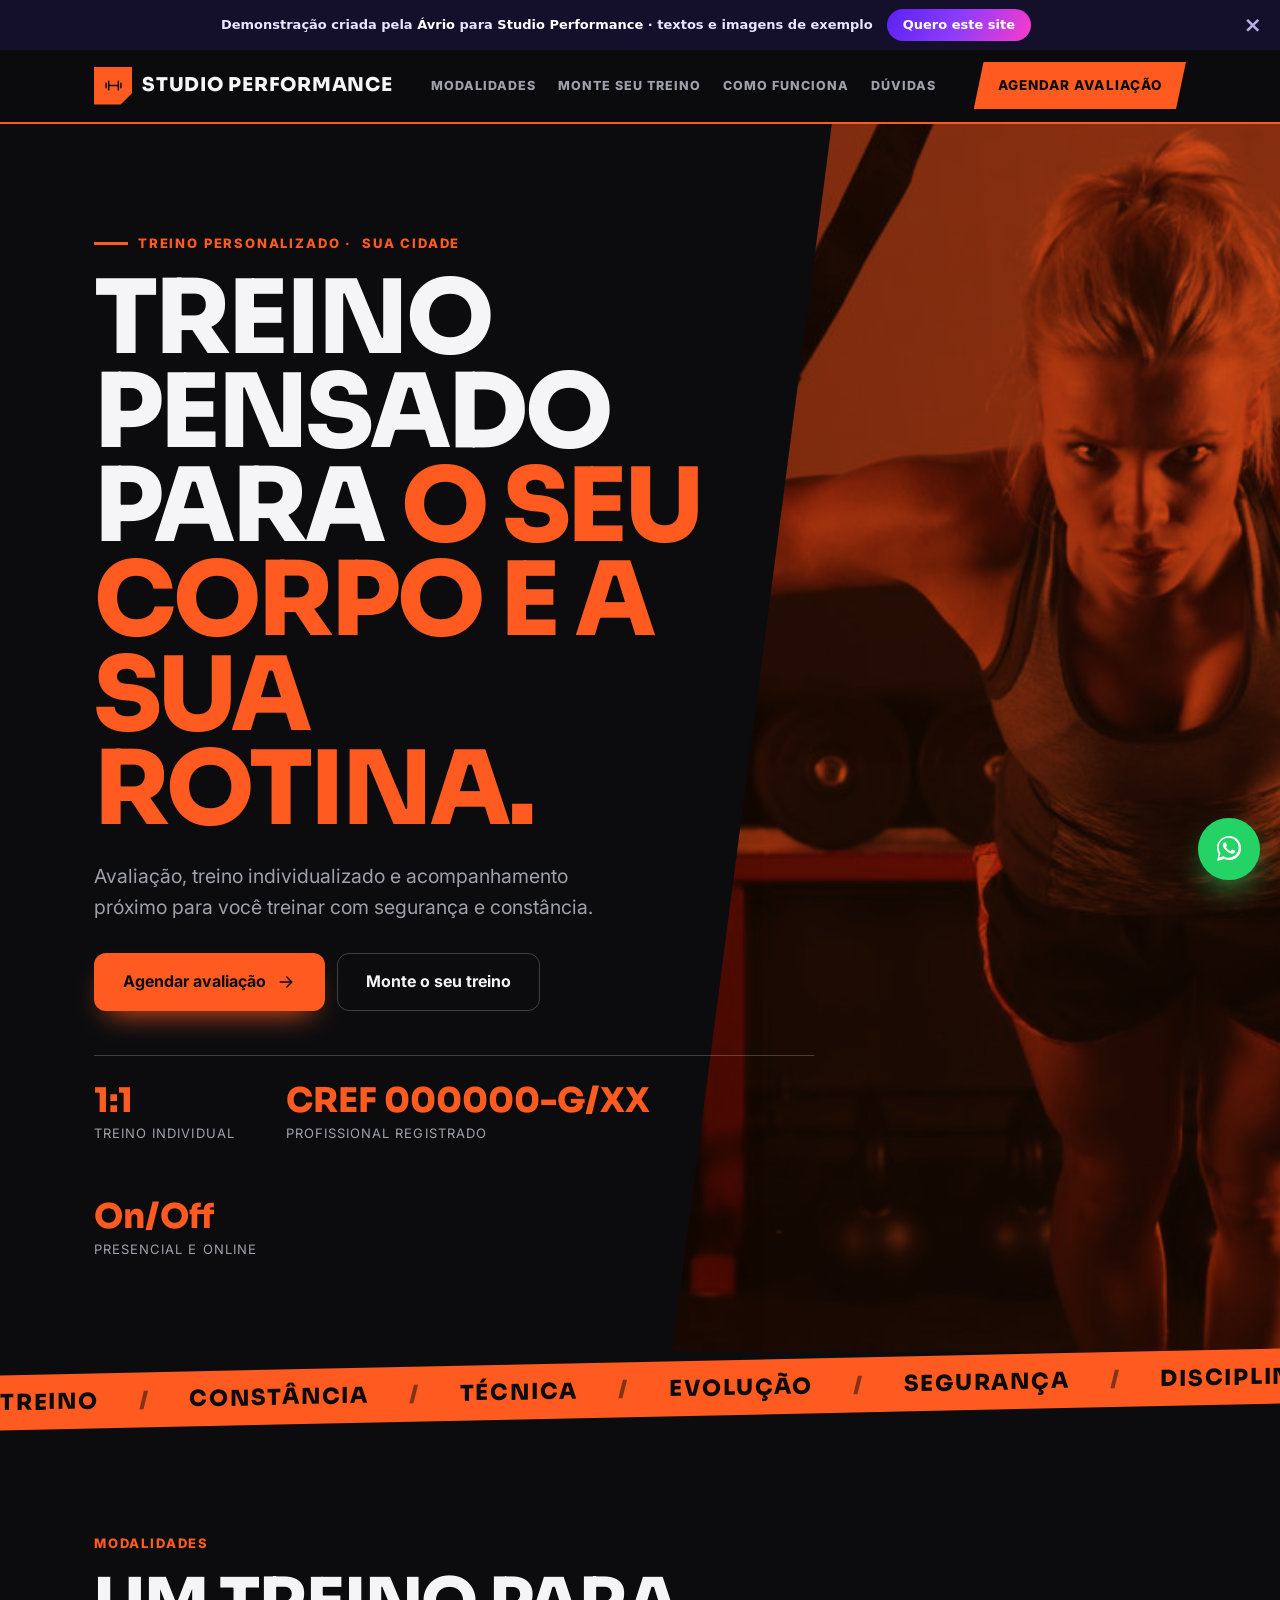
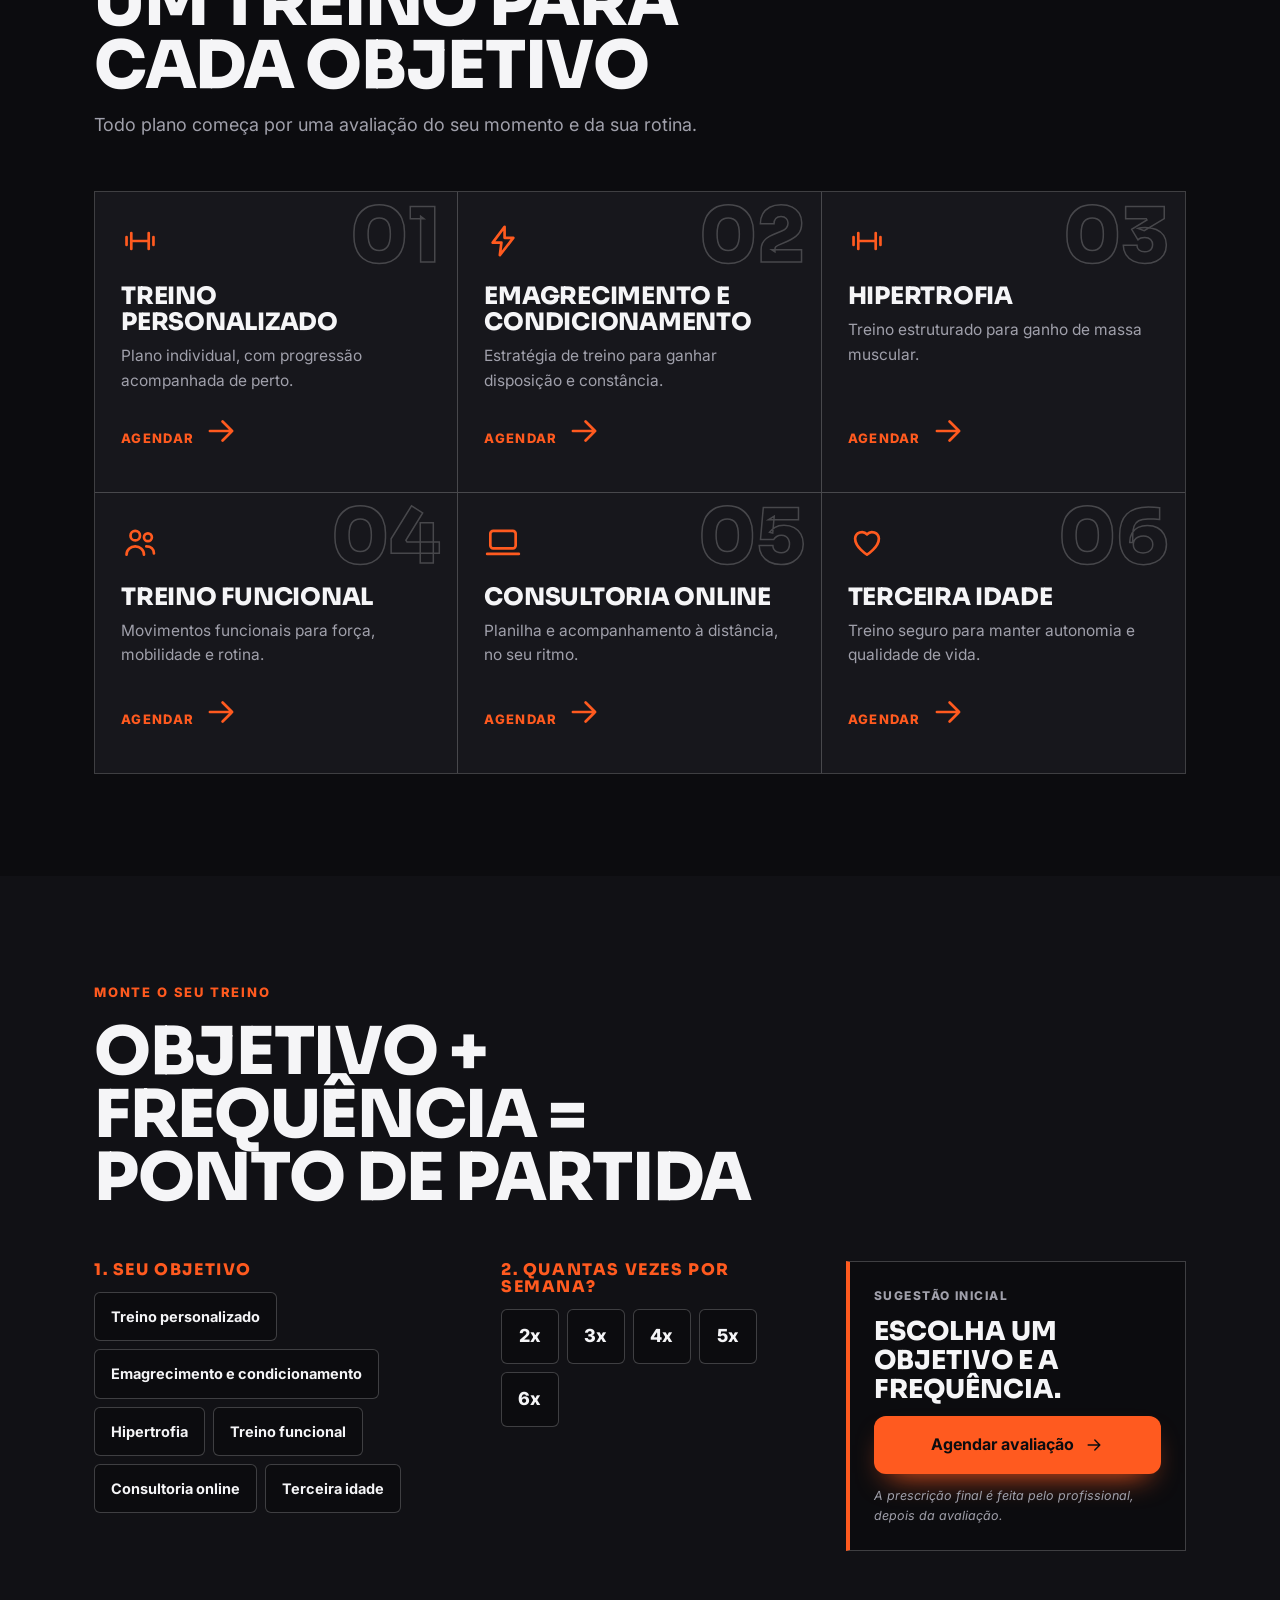
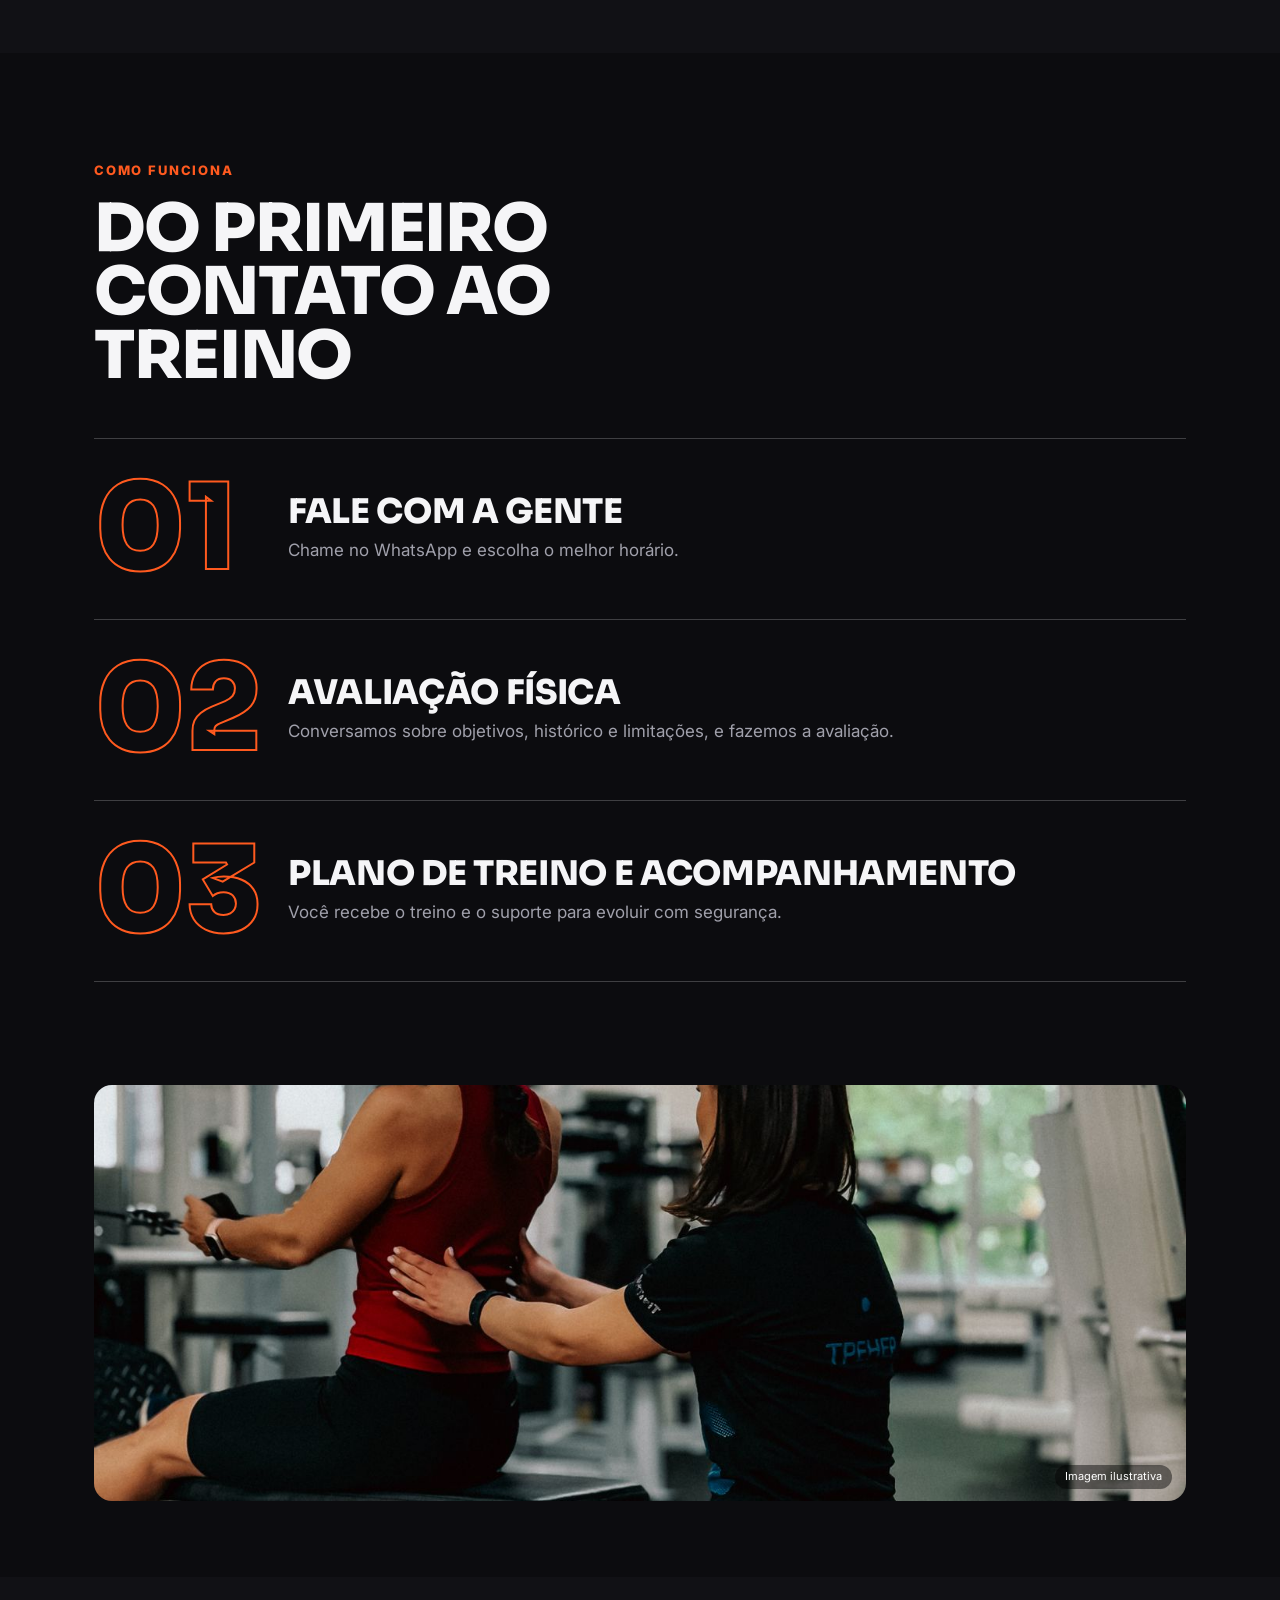
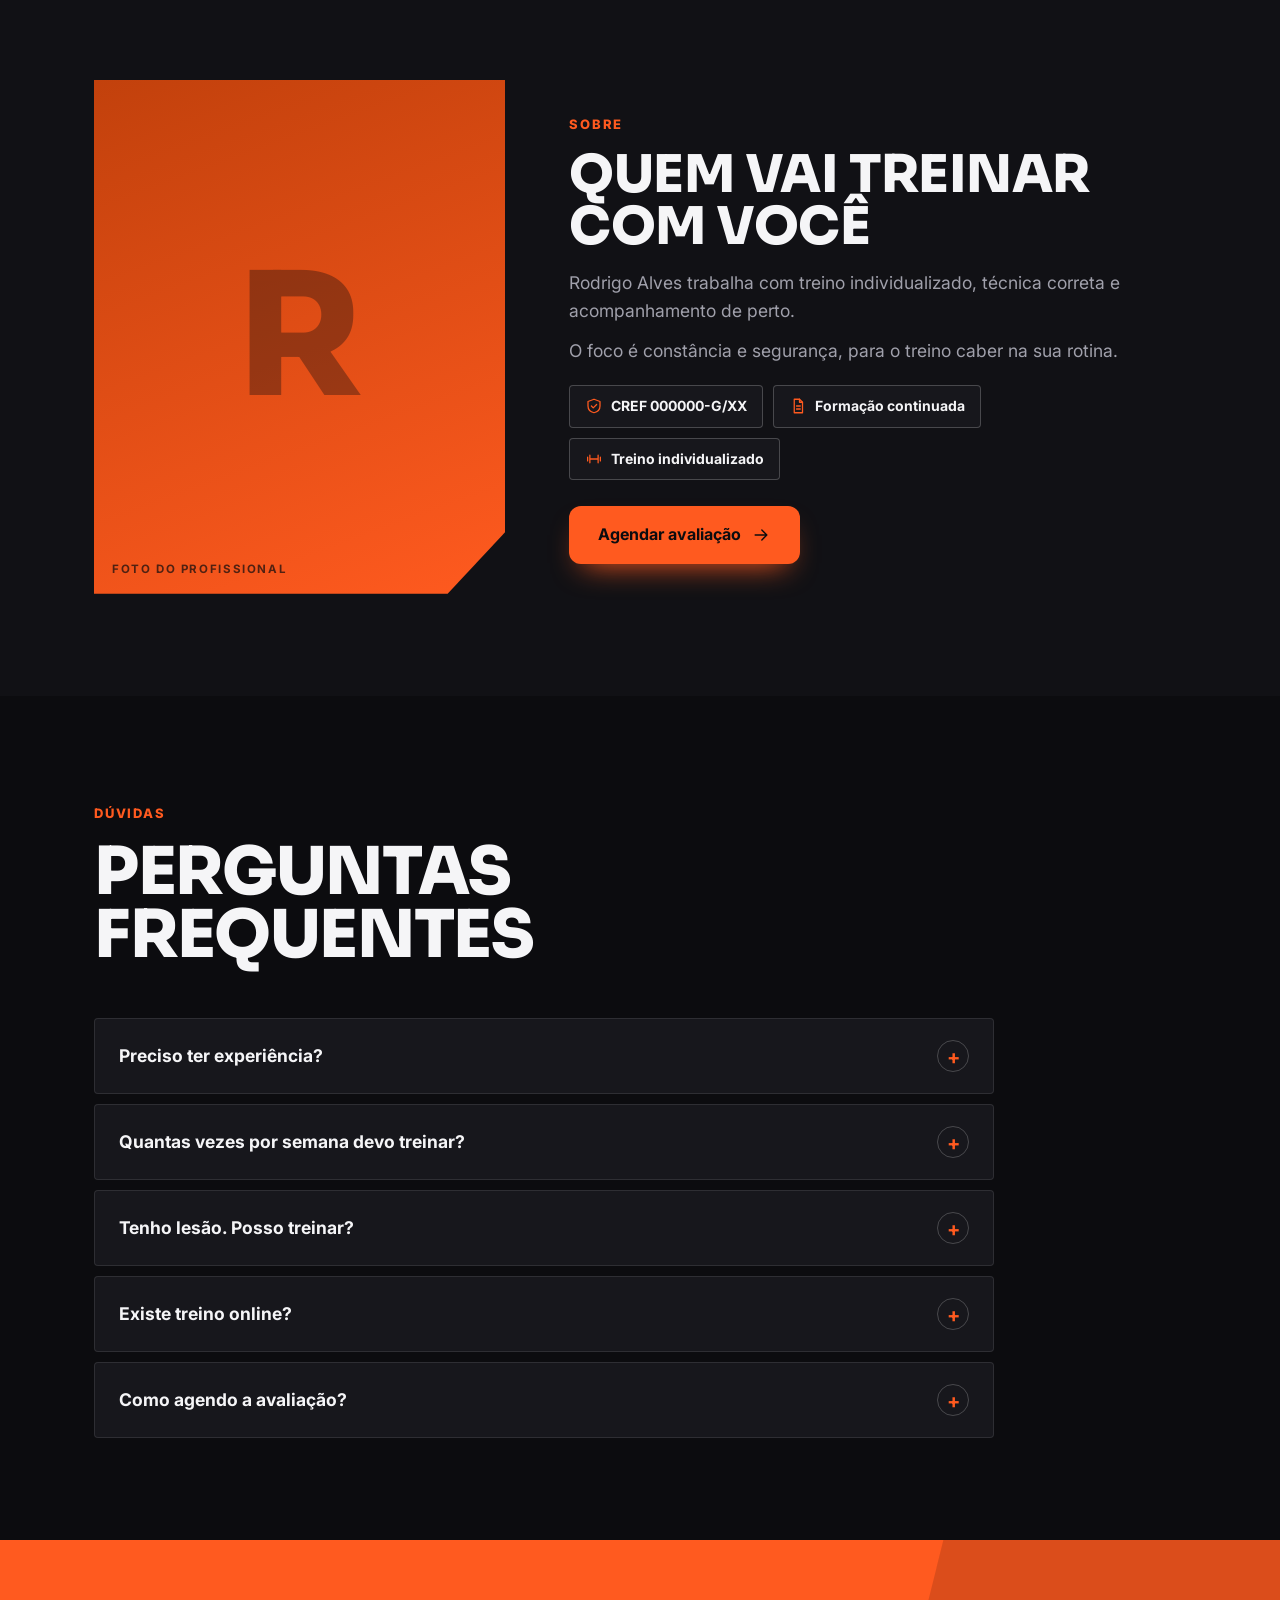
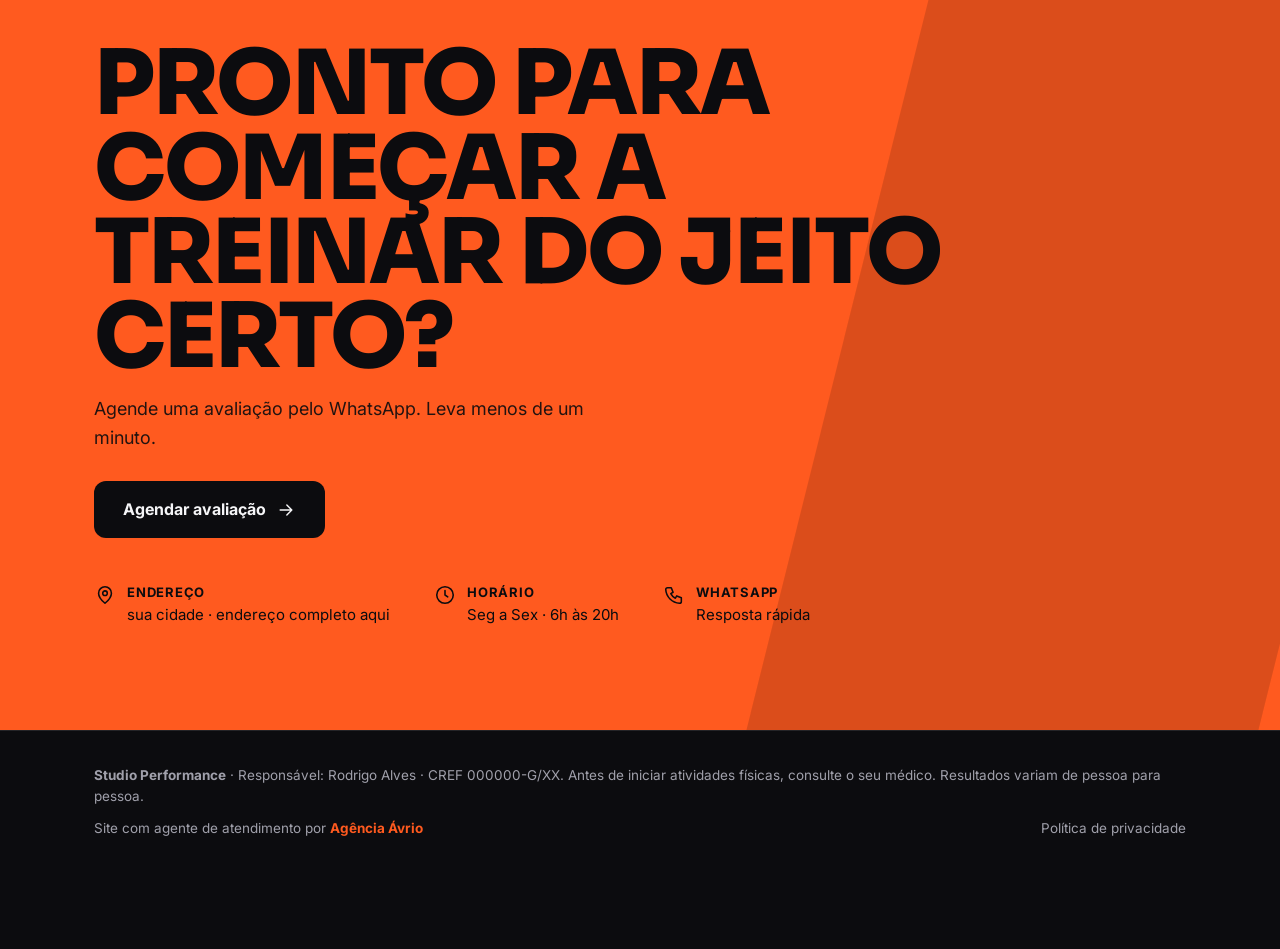
<file: demo/personal/index.html>
<!DOCTYPE html>
<html lang="pt-BR">
<head>
<meta charset="UTF-8">
<meta name="viewport" content="width=device-width, initial-scale=1">
<meta name="robots" content="noindex, nofollow">
<title>Demonstração de site para educação física · Agência Ávrio</title>
<meta name="description" content="Veja como ficaria o site do seu consultório, com agendamento e atendimento automático. Demonstração criada pela Agência Ávrio.">
<meta property="og:title" content="Demonstração de site para educação física · Agência Ávrio">
<meta property="og:description" content="Veja como ficaria o site do seu consultório, com agendamento e atendimento automático.">
<meta name="theme-color" content="#FF5A1F">
<link rel="preconnect" href="https://fonts.googleapis.com">
<link rel="preconnect" href="https://fonts.gstatic.com" crossorigin>
<link href="https://fonts.googleapis.com/css2?family=Sora:wght@500;600;700;800&family=Inter:wght@400;500;600;700;800&display=swap" rel="stylesheet">
<link rel="stylesheet" href="../base.css?v=202610281100">
<link rel="stylesheet" href="../personal.css?v=202610281100">
<style>:root{--bg:#0C0C0F;--surface:#17171C;--surface-2:#111115;--ink:#F5F5F7;--muted:#A0A0AB;--primary:#FF5A1F;--primary-2:#C2410C;--on-primary:#0C0C0F;--glow:rgba(255,90,31,.22);--line:rgba(245,245,247,.10);--line-2:rgba(245,245,247,.22);--font-h:'Sora',system-ui,sans-serif;--font-b:'Inter',system-ui,sans-serif;--hw:700;--btn-r:12px;--radius:18px;}</style>
</head>
<body class="lay-personal">
<div class="ribbon" id="ribbon">
  <span>Demonstração criada pela <b>Ávrio</b> para <b data-bind="biz">Studio Performance</b> · textos e imagens de exemplo</span>
  <a class="ribbon-btn" id="ribbonCta" href="#" target="_blank" rel="noopener">Quero este site</a>
  <button type="button" id="ribbonX" aria-label="Fechar aviso">×</button>
</div>

<header class="pe-head"><div class="wrap">
  <a class="logo" href="#topo"><span class="mk"><svg class="ico " viewBox="0 0 24 24" aria-hidden="true" focusable="false"><path d="M6.5 7v10M3.5 9.5v5M17.5 7v10M20.5 9.5v5M6.5 12h11"/></svg></span><span data-bind="biz">Studio Performance</span></a>
  <nav class="nav" id="nav"><a href="#modalidades">Modalidades</a><a href="#monte">Monte seu treino</a><a href="#como">Como funciona</a><a href="#duvidas">Dúvidas</a></nav>
  <button type="button" class="pe-cta" data-book="">Agendar avaliação</button><button type="button" class="burger" id="burger" aria-label="Abrir menu"><svg class="ico" viewBox="0 0 24 24"><path d="M4 7h16M4 12h16M4 17h16"/></svg></button>
</div></header>
<main id="topo">
<section class="pe-hero"><div class="pe-slash" aria-hidden="true"><img src="../img/pe-1.jpg" alt="" loading="lazy" decoding="async"></div><div class="wrap">
  <span class="eyebrow rv">Treino personalizado · <span data-bind="city">sua cidade</span></span>
  <h1 class="rv">Treino pensado para <em>o seu corpo e a sua rotina.</em></h1>
  <p class="lead rv">Avaliação, treino individualizado e acompanhamento próximo para você treinar com segurança e constância.</p>
  <div class="pe-actions rv"><button type="button" class="btn btn-p" data-book="">Agendar avaliação <svg class="ico " viewBox="0 0 24 24" aria-hidden="true" focusable="false"><path d="M5 12h14M13 6l6 6-6 6"/></svg></button><a class="btn btn-g" href="#monte">Monte o seu treino</a></div>
  <div class="pe-stats rv"><div><b>1:1</b><span>Treino individual</span></div><div><b>CREF 000000-G/XX</b><span>Profissional registrado</span></div><div><b>On/Off</b><span>Presencial e online</span></div></div>
</div></section>
<div class="pe-marq" aria-hidden="true"><div><span>Treino</span><span>Constância</span><span>Técnica</span><span>Evolução</span><span>Segurança</span><span>Disciplina</span><span>Treino</span><span>Constância</span><span>Técnica</span><span>Evolução</span><span>Segurança</span><span>Disciplina</span><span>Treino</span><span>Constância</span><span>Técnica</span><span>Evolução</span><span>Segurança</span><span>Disciplina</span></div></div>
<section class="sec" id="modalidades"><div class="wrap">
  <div class="pe-sh rv"><span class="eyebrow">Modalidades</span><h2>Um treino para cada objetivo</h2><p>Todo plano começa por uma avaliação do seu momento e da sua rotina.</p></div>
  <div class="pe-tiles"><button type="button" class="pe-tile rv" data-book="Treino personalizado"><span class="ix">01</span><svg class="ico " viewBox="0 0 24 24" aria-hidden="true" focusable="false"><path d="M6.5 7v10M3.5 9.5v5M17.5 7v10M20.5 9.5v5M6.5 12h11"/></svg><h3>Treino personalizado</h3><p>Plano individual, com progressão acompanhada de perto.</p><span class="go">Agendar <svg class="ico " viewBox="0 0 24 24" aria-hidden="true" focusable="false"><path d="M5 12h14M13 6l6 6-6 6"/></svg></span></button><button type="button" class="pe-tile rv" data-book="Emagrecimento e condicionamento"><span class="ix">02</span><svg class="ico " viewBox="0 0 24 24" aria-hidden="true" focusable="false"><path d="M13 3L5.5 13H11l-1 8L18.5 10H13z"/></svg><h3>Emagrecimento e condicionamento</h3><p>Estratégia de treino para ganhar disposição e constância.</p><span class="go">Agendar <svg class="ico " viewBox="0 0 24 24" aria-hidden="true" focusable="false"><path d="M5 12h14M13 6l6 6-6 6"/></svg></span></button><button type="button" class="pe-tile rv" data-book="Hipertrofia"><span class="ix">03</span><svg class="ico " viewBox="0 0 24 24" aria-hidden="true" focusable="false"><path d="M6.5 7v10M3.5 9.5v5M17.5 7v10M20.5 9.5v5M6.5 12h11"/></svg><h3>Hipertrofia</h3><p>Treino estruturado para ganho de massa muscular.</p><span class="go">Agendar <svg class="ico " viewBox="0 0 24 24" aria-hidden="true" focusable="false"><path d="M5 12h14M13 6l6 6-6 6"/></svg></span></button><button type="button" class="pe-tile rv" data-book="Treino funcional"><span class="ix">04</span><svg class="ico " viewBox="0 0 24 24" aria-hidden="true" focusable="false"><circle cx="9" cy="8" r="3"/><path d="M3.5 20c0-3.2 2.5-5.2 5.5-5.2s5.5 2 5.5 5.2"/><circle cx="17" cy="9" r="2.5"/><path d="M16 14.8c2.9 0 4.8 1.7 4.8 4.4"/></svg><h3>Treino funcional</h3><p>Movimentos funcionais para força, mobilidade e rotina.</p><span class="go">Agendar <svg class="ico " viewBox="0 0 24 24" aria-hidden="true" focusable="false"><path d="M5 12h14M13 6l6 6-6 6"/></svg></span></button><button type="button" class="pe-tile rv" data-book="Consultoria online"><span class="ix">05</span><svg class="ico " viewBox="0 0 24 24" aria-hidden="true" focusable="false"><rect x="4" y="5" width="16" height="11" rx="1.8"/><path d="M2 19.5h20"/></svg><h3>Consultoria online</h3><p>Planilha e acompanhamento à distância, no seu ritmo.</p><span class="go">Agendar <svg class="ico " viewBox="0 0 24 24" aria-hidden="true" focusable="false"><path d="M5 12h14M13 6l6 6-6 6"/></svg></span></button><button type="button" class="pe-tile rv" data-book="Terceira idade"><span class="ix">06</span><svg class="ico " viewBox="0 0 24 24" aria-hidden="true" focusable="false"><path d="M12 20s-7.5-4.6-7.5-10.2A4.3 4.3 0 0112 7.2a4.3 4.3 0 017.5 2.6C19.5 15.4 12 20 12 20z"/></svg><h3>Terceira idade</h3><p>Treino seguro para manter autonomia e qualidade de vida.</p><span class="go">Agendar <svg class="ico " viewBox="0 0 24 24" aria-hidden="true" focusable="false"><path d="M5 12h14M13 6l6 6-6 6"/></svg></span></button></div>
</div></section>
<section class="sec pe-build" id="monte"><div class="wrap">
  <div class="pe-sh rv"><span class="eyebrow">Monte o seu treino</span><h2>Objetivo + frequência = ponto de partida</h2></div>
  <div class="pe-builder rv" data-builder>
    <div><h3>1. Seu objetivo</h3><div class="pe-chips2" data-objs><button type="button" data-obj="Treino personalizado">Treino personalizado</button><button type="button" data-obj="Emagrecimento e condicionamento">Emagrecimento e condicionamento</button><button type="button" data-obj="Hipertrofia">Hipertrofia</button><button type="button" data-obj="Treino funcional">Treino funcional</button><button type="button" data-obj="Consultoria online">Consultoria online</button><button type="button" data-obj="Terceira idade">Terceira idade</button></div></div>
    <div><h3>2. Quantas vezes por semana?</h3><div class="pe-chips2 days" data-daysb><button type="button" data-days="2">2x</button><button type="button" data-days="3">3x</button><button type="button" data-days="4">4x</button><button type="button" data-days="5">5x</button><button type="button" data-days="6">6x</button></div></div>
    <div class="pe-out"><small>Sugestão inicial</small><b data-bout>Escolha um objetivo e a frequência.</b>
    <button type="button" class="btn btn-p" data-build-go>Agendar avaliação <svg class="ico " viewBox="0 0 24 24" aria-hidden="true" focusable="false"><path d="M5 12h14M13 6l6 6-6 6"/></svg></button>
    <em>A prescrição final é feita pelo profissional, depois da avaliação.</em></div>
  </div>
</div></section>
<section class="sec" id="como"><div class="wrap">
  <div class="pe-sh rv"><span class="eyebrow">Como funciona</span><h2>Do primeiro contato ao treino</h2></div>
  <div class="pe-rows"><div class="pe-row rv"><i>01</i><div><h3>Fale com a gente</h3><p>Chame no WhatsApp e escolha o melhor horário.</p></div></div><div class="pe-row rv"><i>02</i><div><h3>Avaliação física</h3><p>Conversamos sobre objetivos, histórico e limitações, e fazemos a avaliação.</p></div></div><div class="pe-row rv"><i>03</i><div><h3>Plano de treino e acompanhamento</h3><p>Você recebe o treino e o suporte para evoluir com segurança.</p></div></div></div>
</div></section>
<section class="ph-band"><div class="wrap"><figure class="rv"><img src="../img/pe-2.jpg" alt="Treino acompanhado por profissional na academia" loading="lazy" decoding="async"><figcaption>Imagem ilustrativa</figcaption></figure></div></section>
<section class="sec pe-about-s" id="sobre"><div class="wrap pe-about rv">
  <div class="pe-photo" role="img" aria-label="Foto do profissional (espaço reservado)"><b data-bind="initial">A</b><small>foto do profissional</small></div>
  <div><span class="eyebrow">Sobre</span><h2>Quem vai treinar com você</h2><p><span data-bind="pro">Rodrigo Alves</span> trabalha com treino individualizado, técnica correta e acompanhamento de perto.</p><p>O foco é constância e segurança, para o treino caber na sua rotina.</p><div class="pe-creds"><span class="cred"><svg class="ico " viewBox="0 0 24 24" aria-hidden="true" focusable="false"><path d="M12 3l8 3v6c0 5-3.5 8-8 9-4.5-1-8-4-8-9V6l8-3z"/><path d="M8.5 12l2.5 2.5L15.5 10"/></svg>CREF 000000-G/XX</span><span class="cred"><svg class="ico " viewBox="0 0 24 24" aria-hidden="true" focusable="false"><path d="M7 3h7l4 4v14H7z"/><path d="M14 3v4h4M10 12h5M10 16h5"/></svg>Formação continuada</span><span class="cred"><svg class="ico " viewBox="0 0 24 24" aria-hidden="true" focusable="false"><path d="M6.5 7v10M3.5 9.5v5M17.5 7v10M20.5 9.5v5M6.5 12h11"/></svg>Treino individualizado</span></div><button type="button" class="btn btn-p" data-book="">Agendar avaliação <svg class="ico " viewBox="0 0 24 24" aria-hidden="true" focusable="false"><path d="M5 12h14M13 6l6 6-6 6"/></svg></button></div>
</div></section>
<section class="sec g-sec" id="gSec" hidden>
  <div class="wrap"><div class="g-card rv">
    <div><div class="g-num" id="gNum">5,0</div><div class="g-stars" aria-label="Nota no Google"><svg class="ico " viewBox="0 0 24 24" aria-hidden="true" focusable="false"><path d="M12 3l2.7 5.6 6.1.9-4.4 4.3 1 6.1L12 17l-5.4 2.9 1-6.1L3.2 9.5l6.1-.9z"/></svg><svg class="ico " viewBox="0 0 24 24" aria-hidden="true" focusable="false"><path d="M12 3l2.7 5.6 6.1.9-4.4 4.3 1 6.1L12 17l-5.4 2.9 1-6.1L3.2 9.5l6.1-.9z"/></svg><svg class="ico " viewBox="0 0 24 24" aria-hidden="true" focusable="false"><path d="M12 3l2.7 5.6 6.1.9-4.4 4.3 1 6.1L12 17l-5.4 2.9 1-6.1L3.2 9.5l6.1-.9z"/></svg><svg class="ico " viewBox="0 0 24 24" aria-hidden="true" focusable="false"><path d="M12 3l2.7 5.6 6.1.9-4.4 4.3 1 6.1L12 17l-5.4 2.9 1-6.1L3.2 9.5l6.1-.9z"/></svg><svg class="ico " viewBox="0 0 24 24" aria-hidden="true" focusable="false"><path d="M12 3l2.7 5.6 6.1.9-4.4 4.3 1 6.1L12 17l-5.4 2.9 1-6.1L3.2 9.5l6.1-.9z"/></svg></div></div>
    <div class="g-txt"><h3 style="font-size:24px">Avaliado no Google</h3><p id="gTxt">Avaliações reais de quem já foi atendido.</p>
    <a class="btn btn-g btn-sm" href="#" target="_blank" rel="noopener">Ver avaliações no Google</a></div>
  </div></div>
</section>
<section class="sec" id="duvidas"><div class="wrap">
  <div class="pe-sh rv"><span class="eyebrow">Dúvidas</span><h2>Perguntas frequentes</h2></div>
  <div class="pe-faq rv"><details><summary>Preciso ter experiência?</summary><p>Não. O treino é montado a partir do seu nível atual.</p></details><details><summary>Quantas vezes por semana devo treinar?</summary><p>Definimos juntos, conforme a sua rotina e o seu objetivo.</p></details><details><summary>Tenho lesão. Posso treinar?</summary><p>Sim, com avaliação e, quando necessário, liberação do seu médico.</p></details><details><summary>Existe treino online?</summary><p>Sim. Montamos o plano e acompanhamos à distância.</p></details><details><summary>Como agendo a avaliação?</summary><p>Pelo WhatsApp, em poucos minutos. Você escolhe o melhor horário.</p></details></div>
</div></section>
<section class="pe-cta2" id="contato"><div class="wrap">
  <h2>Pronto para começar a treinar do jeito certo?</h2><p>Agende uma avaliação pelo WhatsApp. Leva menos de um minuto.</p><button type="button" class="btn btn-dark" data-book="">Agendar avaliação <svg class="ico " viewBox="0 0 24 24" aria-hidden="true" focusable="false"><path d="M5 12h14M13 6l6 6-6 6"/></svg></button>
  <div class="pe-info"><div><svg class="ico " viewBox="0 0 24 24" aria-hidden="true" focusable="false"><path d="M12 21s7-5.8 7-11a7 7 0 10-14 0c0 5.2 7 11 7 11z"/><circle cx="12" cy="10" r="2.5"/></svg><span><b>Endereço</b><span data-bind="city">sua cidade</span> · endereço completo aqui</span></div><div><svg class="ico " viewBox="0 0 24 24" aria-hidden="true" focusable="false"><circle cx="12" cy="12" r="9"/><path d="M12 7v5l3 2"/></svg><span><b>Horário</b>Seg a Sex · 6h às 20h</span></div><div><svg class="ico " viewBox="0 0 24 24" aria-hidden="true" focusable="false"><path d="M5 4h4l2 5-2.5 1.5a11 11 0 005 5L15 13l5 2v4a2 2 0 01-2 2A16 16 0 013 6a2 2 0 012-2z"/></svg><span><b>WhatsApp</b>Resposta rápida</span></div></div>
</div></section>
</main>

<footer class="ftr"><div class="wrap">
  <div class="row"><span><b data-bind="biz">Studio Performance</b> · Responsável: <span data-bind="pro">Rodrigo Alves</span> · CREF 000000-G/XX. Antes de iniciar atividades físicas, consulte o seu médico. Resultados variam de pessoa para pessoa.</span></div>
  <div class="row"><span class="credit">Site com agente de atendimento por <a href="https://wa.me/5563984600461" target="_blank" rel="noopener">Agência Ávrio</a></span><span>Política de privacidade</span></div>
</div></footer>

<button type="button" class="fab" id="fab" aria-label="Abrir assistente de atendimento" aria-expanded="false"><span class="tip">Fale com a gente</span>
  <svg class="ico" viewBox="0 0 32 32" aria-hidden="true"><path d="M16.04 3C9.4 3 4 8.36 4 14.97c0 2.11.56 4.17 1.62 5.98L4 28l7.25-1.9a12.1 12.1 0 0 0 4.79 1c6.64 0 12.04-5.37 12.04-11.97C28.08 8.36 22.68 3 16.04 3Zm0 21.9a10 10 0 0 1-5.1-1.4l-.37-.22-4.3 1.13 1.15-4.17-.24-.38a9.8 9.8 0 0 1-1.5-5.2c0-5.44 4.46-9.87 9.96-9.87 5.5 0 9.96 4.43 9.96 9.87 0 5.44-4.46 9.88-9.96 9.88Zm5.46-7.4c-.3-.15-1.77-.87-2.04-.97-.28-.1-.48-.15-.68.15-.2.3-.78.97-.95 1.17-.18.2-.35.22-.65.07-.3-.15-1.27-.47-2.42-1.49-.9-.8-1.5-1.78-1.67-2.08-.18-.3-.02-.46.13-.6.13-.14.3-.35.45-.52.15-.18.2-.3.3-.5.1-.2.05-.37-.02-.52-.08-.15-.68-1.63-.93-2.24-.24-.58-.5-.5-.68-.5h-.58c-.2 0-.52.07-.8.37-.27.3-1.04 1-1.04 2.46 0 1.45 1.07 2.86 1.22 3.06.15.2 2.1 3.2 5.08 4.48.71.3 1.27.49 1.7.62.72.23 1.37.2 1.88.12.57-.08 1.77-.72 2.02-1.42.25-.7.25-1.3.17-1.42-.07-.12-.27-.2-.57-.35Z"/></svg></button>
<div class="sticky" id="sticky"><button type="button" class="btn btn-p" data-book="">Agendar avaliação <svg class="ico " viewBox="0 0 24 24" aria-hidden="true" focusable="false"><path d="M5 12h14M13 6l6 6-6 6"/></svg></button></div>

<section class="chat" id="chat" role="dialog" aria-label="Assistente virtual">
  <div class="ch-h"><span class="av"><svg class="ico " viewBox="0 0 24 24" aria-hidden="true" focusable="false"><path d="M4 5h16v11H10l-5 4v-4H4z"/><path d="M8 9.5h8M8 12.5h5"/></svg></span><div><b>Assistente <span data-bind="biz">Studio Performance</span></b><span>Assistente virtual · responde na hora</span></div><button type="button" id="chX" aria-label="Minimizar assistente">&#8211;</button></div>
  <div class="ch-b" id="chBody"></div>
  <div class="qr" id="chQr"></div>
  <form class="ch-in" id="chForm" hidden><input id="chInput" type="text" maxlength="300" placeholder="Digite sua dúvida..." autocomplete="off" aria-label="Digite sua dúvida"><button type="submit" aria-label="Enviar">&#10148;</button></form>
  <div class="ch-f">Demonstração do assistente com IA da Ávrio</div>
</section>

<div class="ov" id="ov" hidden>
  <div class="mdl" role="dialog" aria-modal="true" aria-label="Agendamento">
    <button type="button" class="x" id="mx" aria-label="Fechar">×</button>
    <div class="bar"><i id="mbar"></i></div>
    <div class="stp" id="mstp">Passo 1 de 3</div>
    <div class="pane">
      <h3>O que você gostaria de agendar?</h3>
      <p class="sub">Escolha uma opção. Você confirma os detalhes no atendimento.</p>
      <div class="opts" id="svcOpts"><button type="button" data-v="Treino personalizado">Treino personalizado</button><button type="button" data-v="Emagrecimento e condicionamento">Emagrecimento e condicionamento</button><button type="button" data-v="Hipertrofia">Hipertrofia</button><button type="button" data-v="Treino funcional">Treino funcional</button><button type="button" data-v="Consultoria online">Consultoria online</button><button type="button" data-v="Terceira idade">Terceira idade</button></div>
    </div>
    <div class="pane" hidden>
      <h3>Como podemos te chamar?</h3>
      <p class="sub">Usamos apenas para entrar em contato sobre o seu agendamento.</p>
      <label class="fld"><span>Seu nome</span><input id="fName" type="text" placeholder="Nome e sobrenome" autocomplete="name"></label>
      <label class="fld"><span>WhatsApp (com DDD)</span><input id="fPhone" type="tel" inputmode="tel" placeholder="(00) 00000-0000" autocomplete="tel"></label>
      <p class="err" role="alert"></p>
    </div>
    <div class="pane" hidden>
      <h3>Qual período é melhor para você?</h3>
      <p class="sub">Confirmamos o horário exato pelo WhatsApp.</p>
      <div class="opts one" id="turnOpts"><button type="button" data-v="Manhã">Manhã</button><button type="button" data-v="Tarde">Tarde</button><button type="button" data-v="Noite">Noite</button></div>
    </div>
    <div class="pane" hidden>
      <div class="okc"><svg viewBox="0 0 52 52" fill="none" stroke="currentColor" stroke-width="3.2" stroke-linecap="round" stroke-linejoin="round"><circle cx="26" cy="26" r="24"/><path d="M15 27l8 8 14-16"/></svg></div>
      <h3 style="text-align:center">Pedido pronto!</h3>
      <p class="sub" style="text-align:center">Assim a mensagem chegaria no WhatsApp de <b id="doneBiz"></b>:</p>
      <div class="wa-prev" id="prev">x<small>agora · mensagem automática</small></div>
      <a class="btn btn-p" id="doneGo" href="#" target="_blank" rel="noopener" style="width:100%">Continuar</a>
      <p class="note" id="doneNote"></p>
    </div>
    <div class="mnav" id="mnav" hidden>
      <button type="button" class="back" id="mback">← Voltar</button>
      <button type="button" class="btn btn-p btn-sm" id="mnext">Continuar</button>
    </div>
  </div>
</div>

<script>window.NICHE={"slug": "personal", "biz": "Studio Performance", "pro": "Rodrigo Alves", "city": "sua cidade", "label": "educação física", "titleTail": "Treino personalizado", "chat": {"hello": "Fala! Sou o assistente virtual do {biz}. Posso ajudar com horários, modalidades e agendamento.", "disclaimer": "Sou uma IA e não prescrevo treino. O plano é montado pelo profissional após a avaliação.", "menu": [{"label": "Horários", "answer": "Atendemos de segunda a sexta, das 6h às 20h. Quer agendar uma avaliação?"}, {"label": "Serviços", "answer": "Temos treino personalizado, emagrecimento, hipertrofia, funcional, consultoria online e terceira idade."}, {"label": "Valores", "answer": "Os valores dependem do plano escolhido. Posso agendar uma avaliação para você?"}, {"label": "Agendar", "action": "book"}, {"label": "Falar com atendente", "action": "human"}]}};window.AVRIO_CHAT_URL="https://avrio-chat.avrio-chat.workers.dev";</script>
<script src="../demo.js?v=202610291600"></script>
<script src="../layouts.js?v=202610261019"></script>
</body>
</html>
</file>
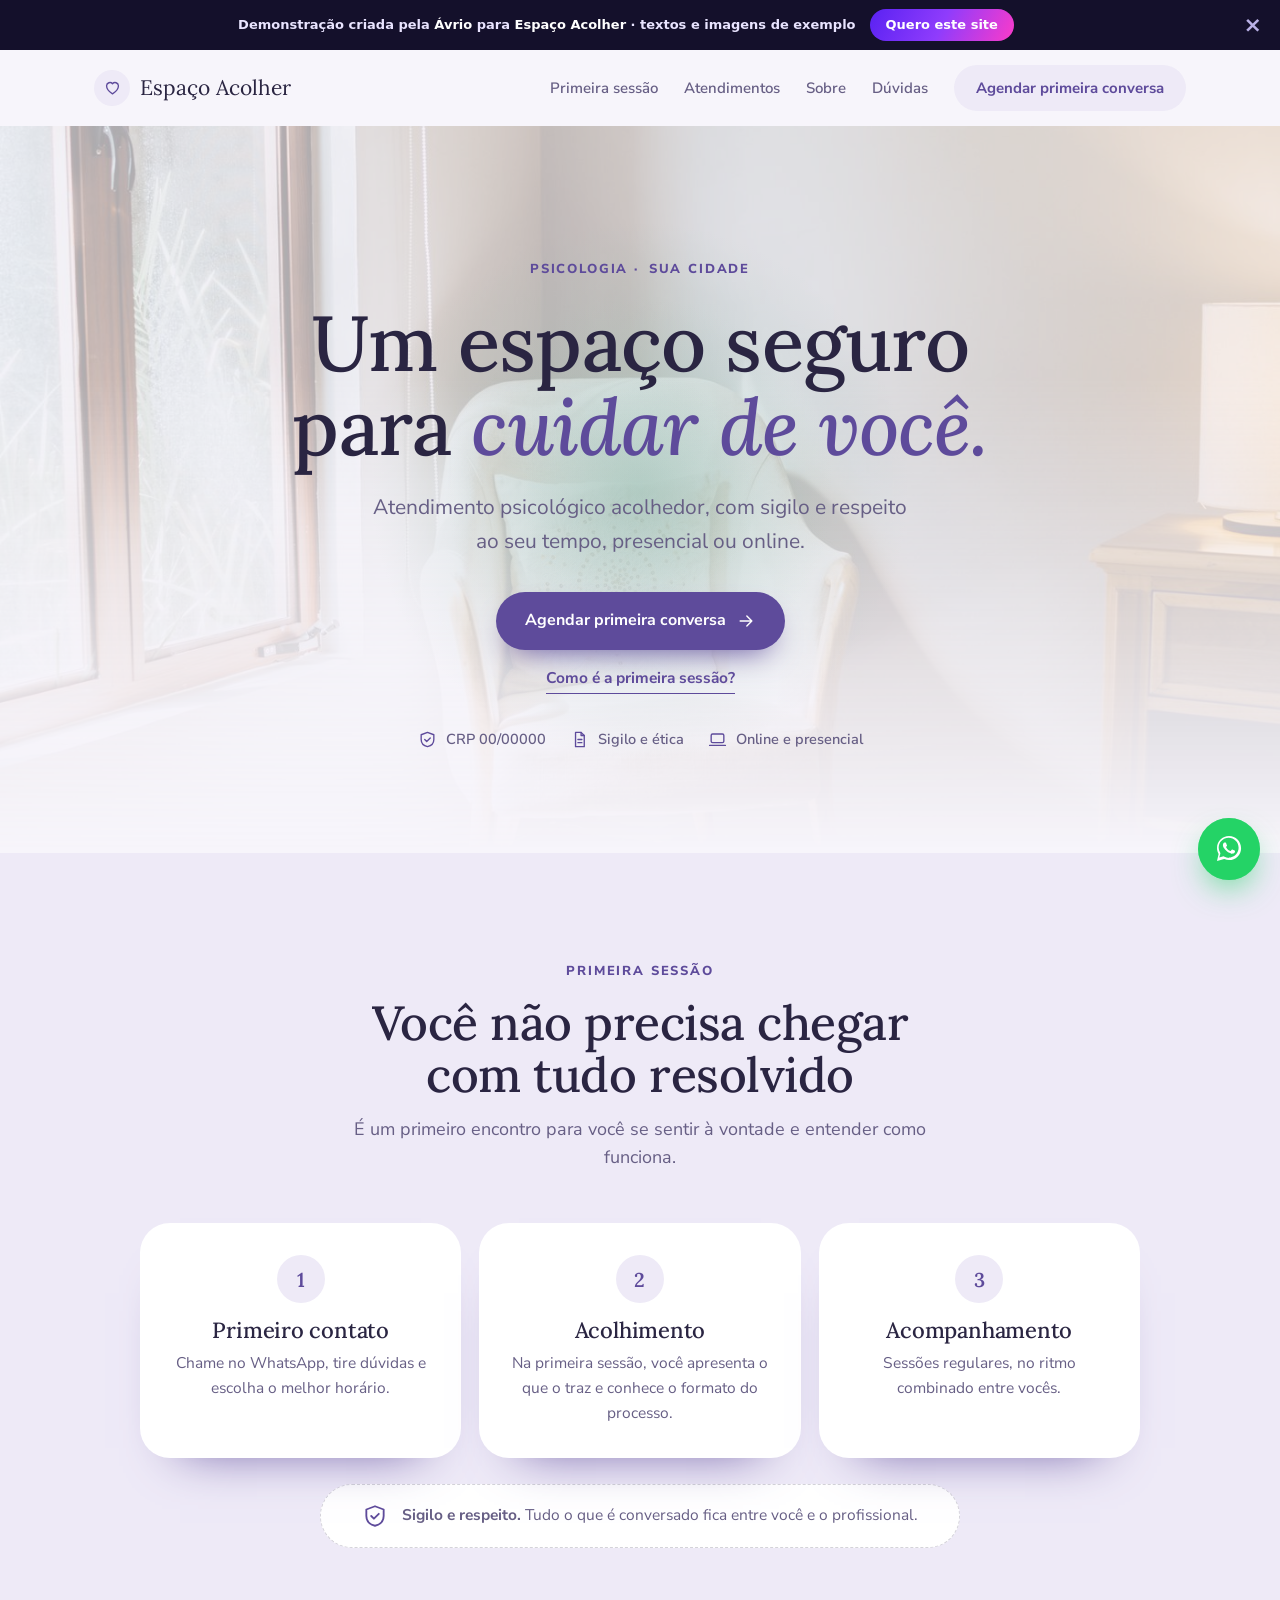
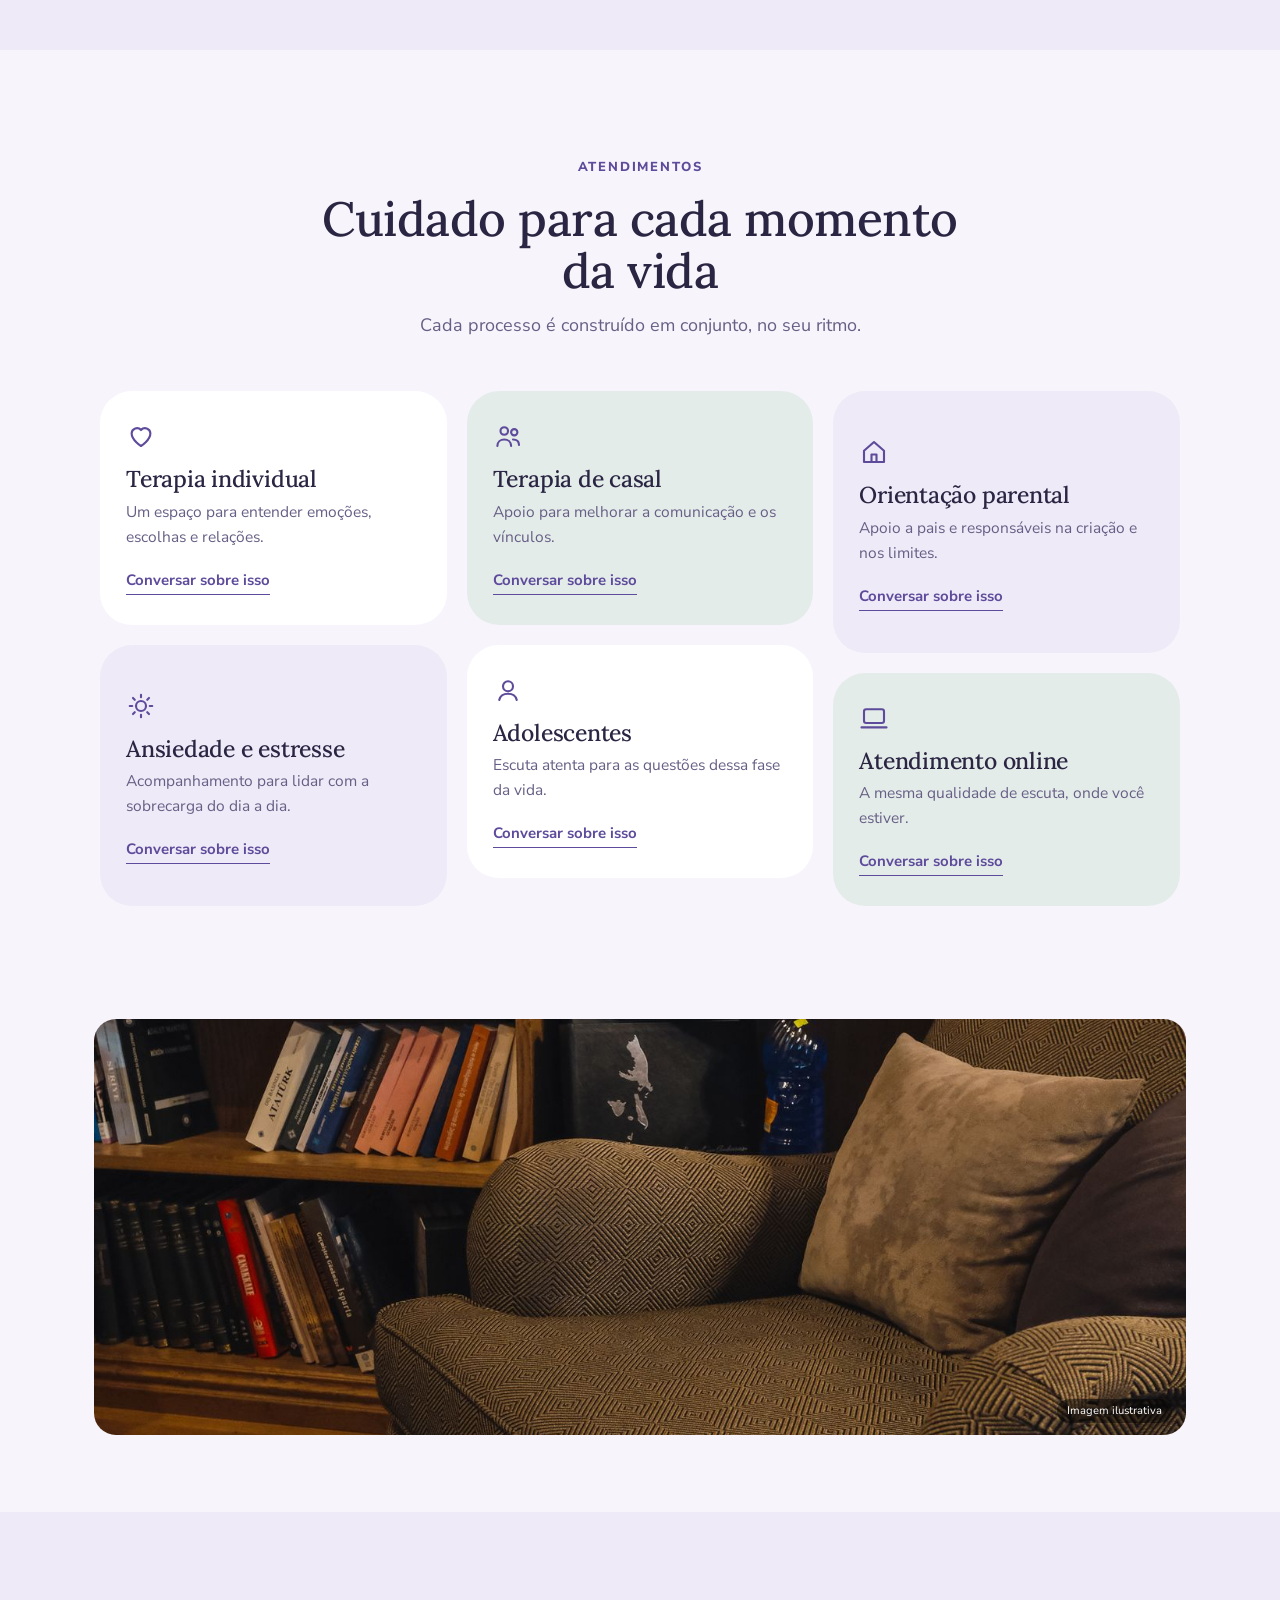
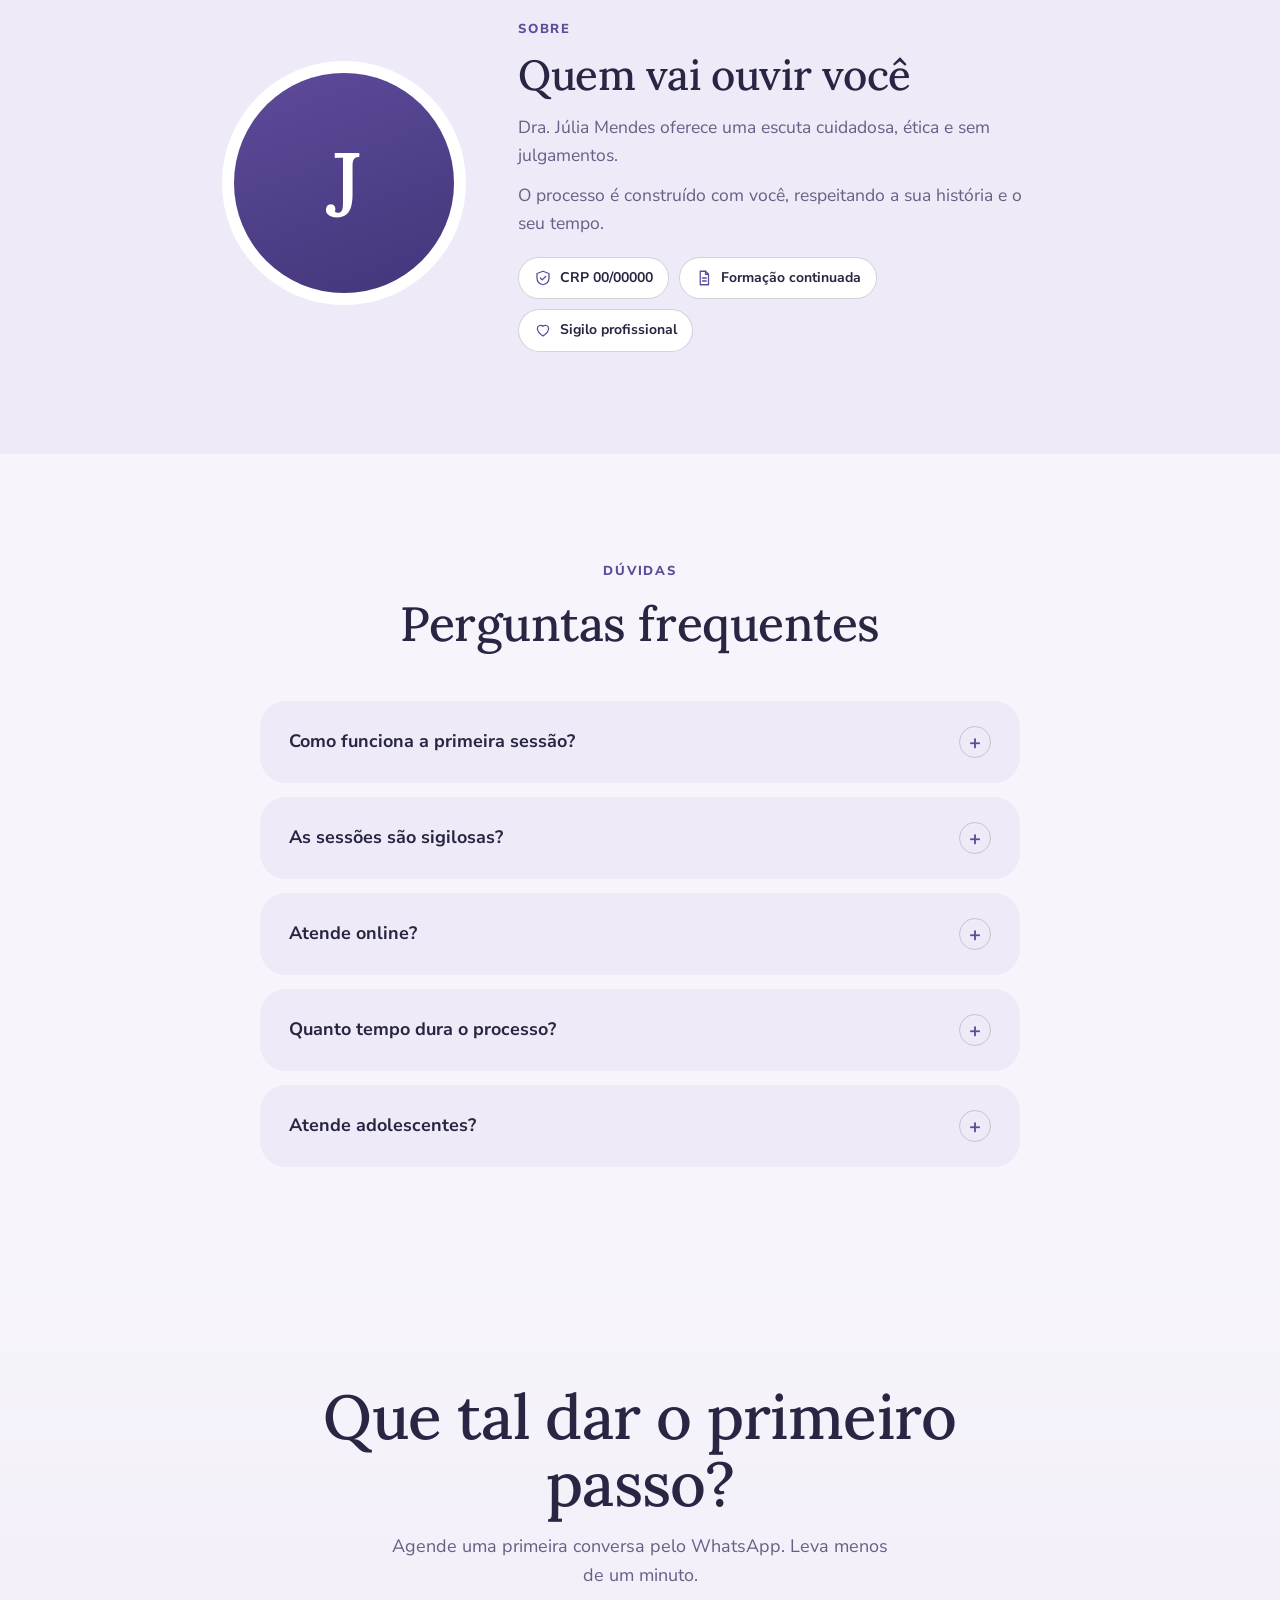
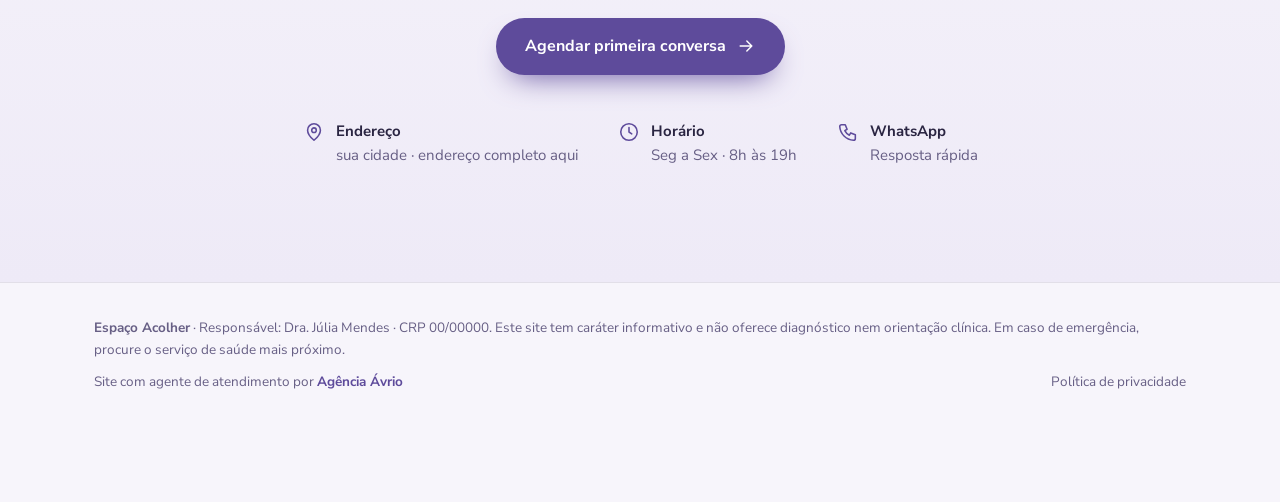
<file: demo/psicologo/index.html>
<!DOCTYPE html>
<html lang="pt-BR">
<head>
<meta charset="UTF-8">
<meta name="viewport" content="width=device-width, initial-scale=1">
<meta name="robots" content="noindex, nofollow">
<title>Demonstração de site para psicologia · Agência Ávrio</title>
<meta name="description" content="Veja como ficaria o site do seu consultório, com agendamento e atendimento automático. Demonstração criada pela Agência Ávrio.">
<meta property="og:title" content="Demonstração de site para psicologia · Agência Ávrio">
<meta property="og:description" content="Veja como ficaria o site do seu consultório, com agendamento e atendimento automático.">
<meta name="theme-color" content="#5E4B9B">
<link rel="preconnect" href="https://fonts.googleapis.com">
<link rel="preconnect" href="https://fonts.gstatic.com" crossorigin>
<link href="https://fonts.googleapis.com/css2?family=Lora:wght@500;600;700&family=Nunito+Sans:wght@400;600;700;800&display=swap" rel="stylesheet">
<link rel="stylesheet" href="../base.css?v=202610281100">
<link rel="stylesheet" href="../psicologo.css?v=202610261019">
<style>:root{--bg:#F7F5FB;--surface:#FFFFFF;--surface-2:#EEEAF7;--ink:#2A2542;--muted:#675F85;--primary:#5E4B9B;--primary-2:#43357A;--on-primary:#FFFFFF;--glow:rgba(143,184,168,.38);--line:rgba(42,37,66,.10);--line-2:rgba(42,37,66,.20);--font-h:'Lora',Georgia,serif;--font-b:'Nunito Sans',system-ui,sans-serif;--hw:600;--btn-r:999px;--radius:22px;}</style>
</head>
<body class="lay-psicologo">
<div class="ribbon" id="ribbon">
  <span>Demonstração criada pela <b>Ávrio</b> para <b data-bind="biz">Espaço Acolher</b> · textos e imagens de exemplo</span>
  <a class="ribbon-btn" id="ribbonCta" href="#" target="_blank" rel="noopener">Quero este site</a>
  <button type="button" id="ribbonX" aria-label="Fechar aviso">×</button>
</div>

<header class="ps-head"><div class="wrap">
  <a class="logo" href="#topo"><span class="mk"><svg class="ico " viewBox="0 0 24 24" aria-hidden="true" focusable="false"><path d="M12 20s-7.5-4.6-7.5-10.2A4.3 4.3 0 0112 7.2a4.3 4.3 0 017.5 2.6C19.5 15.4 12 20 12 20z"/></svg></span><span data-bind="biz">Espaço Acolher</span></a>
  <nav class="nav" id="nav"><a href="#primeira">Primeira sessão</a><a href="#atendimentos">Atendimentos</a><a href="#sobre">Sobre</a><a href="#duvidas">Dúvidas</a>
  <button type="button" class="ps-cta" data-book="">Agendar primeira conversa</button></nav>
  <button type="button" class="burger" id="burger" aria-label="Abrir menu"><svg class="ico" viewBox="0 0 24 24"><path d="M4 7h16M4 12h16M4 17h16"/></svg></button>
</div></header>
<main id="topo">
<section class="ps-hero"><img class="hero-bg" src="../img/ps-1.jpg" alt="" loading="lazy" decoding="async"><div class="wrap">
  <div class="ps-breath" aria-hidden="true"><i></i><i></i><i></i><span class="in">Inspire</span><span class="out">Expire</span></div>
  <span class="eyebrow rv">Psicologia · <span data-bind="city">sua cidade</span></span>
  <h1 class="rv">Um espaço seguro para <em>cuidar de você.</em></h1>
  <p class="lead rv">Atendimento psicológico acolhedor, com sigilo e respeito ao seu tempo, presencial ou online.</p>
  <div class="ps-actions rv"><button type="button" class="btn btn-p" data-book="">Agendar primeira conversa <svg class="ico " viewBox="0 0 24 24" aria-hidden="true" focusable="false"><path d="M5 12h14M13 6l6 6-6 6"/></svg></button><a class="ps-link" href="#primeira">Como é a primeira sessão?</a></div>
  <div class="ps-chips rv"><span class="chip"><svg class="ico " viewBox="0 0 24 24" aria-hidden="true" focusable="false"><path d="M12 3l8 3v6c0 5-3.5 8-8 9-4.5-1-8-4-8-9V6l8-3z"/><path d="M8.5 12l2.5 2.5L15.5 10"/></svg>CRP 00/00000</span><span class="chip"><svg class="ico " viewBox="0 0 24 24" aria-hidden="true" focusable="false"><path d="M7 3h7l4 4v14H7z"/><path d="M14 3v4h4M10 12h5M10 16h5"/></svg>Sigilo e ética</span><span class="chip"><svg class="ico " viewBox="0 0 24 24" aria-hidden="true" focusable="false"><rect x="4" y="5" width="16" height="11" rx="1.8"/><path d="M2 19.5h20"/></svg>Online e presencial</span></div>
</div></section>
<section class="sec ps-first" id="primeira"><div class="wrap">
  <div class="ps-sh rv"><span class="eyebrow">Primeira sessão</span><h2>Você não precisa chegar com tudo resolvido</h2><p>É um primeiro encontro para você se sentir à vontade e entender como funciona.</p></div>
  <div class="ps-firstgrid"><div class="ps-first-card rv"><i>1</i><h3>Primeiro contato</h3><p>Chame no WhatsApp, tire dúvidas e escolha o melhor horário.</p></div><div class="ps-first-card rv"><i>2</i><h3>Acolhimento</h3><p>Na primeira sessão, você apresenta o que o traz e conhece o formato do processo.</p></div><div class="ps-first-card rv"><i>3</i><h3>Acompanhamento</h3><p>Sessões regulares, no ritmo combinado entre vocês.</p></div></div>
  <div class="ps-sigilo rv"><svg class="ico " viewBox="0 0 24 24" aria-hidden="true" focusable="false"><path d="M12 3l8 3v6c0 5-3.5 8-8 9-4.5-1-8-4-8-9V6l8-3z"/><path d="M8.5 12l2.5 2.5L15.5 10"/></svg><p><b>Sigilo e respeito.</b> Tudo o que é conversado fica entre você e o profissional.</p></div>
</div></section>
<section class="sec" id="atendimentos"><div class="wrap">
  <div class="ps-sh rv"><span class="eyebrow">Atendimentos</span><h2>Cuidado para cada momento da vida</h2><p>Cada processo é construído em conjunto, no seu ritmo.</p></div>
  <div class="ps-masonry"><article class="ps-card rv t1"><div class="ic"><svg class="ico " viewBox="0 0 24 24" aria-hidden="true" focusable="false"><path d="M12 20s-7.5-4.6-7.5-10.2A4.3 4.3 0 0112 7.2a4.3 4.3 0 017.5 2.6C19.5 15.4 12 20 12 20z"/></svg></div><h3>Terapia individual</h3><p>Um espaço para entender emoções, escolhas e relações.</p><button type="button" class="more" data-book="Terapia individual">Conversar sobre isso</button></article><article class="ps-card rv t2"><div class="ic"><svg class="ico " viewBox="0 0 24 24" aria-hidden="true" focusable="false"><circle cx="12" cy="12" r="4"/><path d="M12 3v2M12 19v2M3 12h2M19 12h2M5.6 5.6L7 7M17 17l1.4 1.4M5.6 18.4L7 17M17 7l1.4-1.4"/></svg></div><h3>Ansiedade e estresse</h3><p>Acompanhamento para lidar com a sobrecarga do dia a dia.</p><button type="button" class="more" data-book="Ansiedade e estresse">Conversar sobre isso</button></article><article class="ps-card rv t3"><div class="ic"><svg class="ico " viewBox="0 0 24 24" aria-hidden="true" focusable="false"><circle cx="9" cy="8" r="3"/><path d="M3.5 20c0-3.2 2.5-5.2 5.5-5.2s5.5 2 5.5 5.2"/><circle cx="17" cy="9" r="2.5"/><path d="M16 14.8c2.9 0 4.8 1.7 4.8 4.4"/></svg></div><h3>Terapia de casal</h3><p>Apoio para melhorar a comunicação e os vínculos.</p><button type="button" class="more" data-book="Terapia de casal">Conversar sobre isso</button></article><article class="ps-card rv t1"><div class="ic"><svg class="ico " viewBox="0 0 24 24" aria-hidden="true" focusable="false"><circle cx="12" cy="9" r="4"/><path d="M5 20c.8-3.5 3.5-5 7-5s6.2 1.5 7 5"/></svg></div><h3>Adolescentes</h3><p>Escuta atenta para as questões dessa fase da vida.</p><button type="button" class="more" data-book="Adolescentes">Conversar sobre isso</button></article><article class="ps-card rv t2"><div class="ic"><svg class="ico " viewBox="0 0 24 24" aria-hidden="true" focusable="false"><path d="M4 11l8-7 8 7v9H4z"/><path d="M10 20v-6h4v6"/></svg></div><h3>Orientação parental</h3><p>Apoio a pais e responsáveis na criação e nos limites.</p><button type="button" class="more" data-book="Orientação parental">Conversar sobre isso</button></article><article class="ps-card rv t3"><div class="ic"><svg class="ico " viewBox="0 0 24 24" aria-hidden="true" focusable="false"><rect x="4" y="5" width="16" height="11" rx="1.8"/><path d="M2 19.5h20"/></svg></div><h3>Atendimento online</h3><p>A mesma qualidade de escuta, onde você estiver.</p><button type="button" class="more" data-book="Atendimento online">Conversar sobre isso</button></article></div>
</div></section>
<section class="ph-band"><div class="wrap"><figure class="rv"><img src="../img/ps-2.jpg" alt="Ambiente tranquilo com poltrona e estante" loading="lazy" decoding="async"><figcaption>Imagem ilustrativa</figcaption></figure></div></section>
<section class="sec ps-soft" id="sobre"><div class="wrap ps-about rv">
  <div class="ps-avatar" role="img" aria-label="Foto do profissional (espaço reservado)"><span data-bind="initial">A</span></div>
  <div><span class="eyebrow">Sobre</span><h2>Quem vai ouvir você</h2><p><span data-bind="pro">Dra. Júlia Mendes</span> oferece uma escuta cuidadosa, ética e sem julgamentos.</p><p>O processo é construído com você, respeitando a sua história e o seu tempo.</p><div class="ps-creds"><span class="cred"><svg class="ico " viewBox="0 0 24 24" aria-hidden="true" focusable="false"><path d="M12 3l8 3v6c0 5-3.5 8-8 9-4.5-1-8-4-8-9V6l8-3z"/><path d="M8.5 12l2.5 2.5L15.5 10"/></svg>CRP 00/00000</span><span class="cred"><svg class="ico " viewBox="0 0 24 24" aria-hidden="true" focusable="false"><path d="M7 3h7l4 4v14H7z"/><path d="M14 3v4h4M10 12h5M10 16h5"/></svg>Formação continuada</span><span class="cred"><svg class="ico " viewBox="0 0 24 24" aria-hidden="true" focusable="false"><path d="M12 20s-7.5-4.6-7.5-10.2A4.3 4.3 0 0112 7.2a4.3 4.3 0 017.5 2.6C19.5 15.4 12 20 12 20z"/></svg>Sigilo profissional</span></div></div>
</div></section>
<section class="sec g-sec" id="gSec" hidden>
  <div class="wrap"><div class="g-card rv">
    <div><div class="g-num" id="gNum">5,0</div><div class="g-stars" aria-label="Nota no Google"><svg class="ico " viewBox="0 0 24 24" aria-hidden="true" focusable="false"><path d="M12 3l2.7 5.6 6.1.9-4.4 4.3 1 6.1L12 17l-5.4 2.9 1-6.1L3.2 9.5l6.1-.9z"/></svg><svg class="ico " viewBox="0 0 24 24" aria-hidden="true" focusable="false"><path d="M12 3l2.7 5.6 6.1.9-4.4 4.3 1 6.1L12 17l-5.4 2.9 1-6.1L3.2 9.5l6.1-.9z"/></svg><svg class="ico " viewBox="0 0 24 24" aria-hidden="true" focusable="false"><path d="M12 3l2.7 5.6 6.1.9-4.4 4.3 1 6.1L12 17l-5.4 2.9 1-6.1L3.2 9.5l6.1-.9z"/></svg><svg class="ico " viewBox="0 0 24 24" aria-hidden="true" focusable="false"><path d="M12 3l2.7 5.6 6.1.9-4.4 4.3 1 6.1L12 17l-5.4 2.9 1-6.1L3.2 9.5l6.1-.9z"/></svg><svg class="ico " viewBox="0 0 24 24" aria-hidden="true" focusable="false"><path d="M12 3l2.7 5.6 6.1.9-4.4 4.3 1 6.1L12 17l-5.4 2.9 1-6.1L3.2 9.5l6.1-.9z"/></svg></div></div>
    <div class="g-txt"><h3 style="font-size:24px">Avaliado no Google</h3><p id="gTxt">Avaliações reais de quem já foi atendido.</p>
    <a class="btn btn-g btn-sm" href="#" target="_blank" rel="noopener">Ver avaliações no Google</a></div>
  </div></div>
</section>
<section class="sec" id="duvidas"><div class="wrap">
  <div class="ps-sh rv"><span class="eyebrow">Dúvidas</span><h2>Perguntas frequentes</h2></div>
  <div class="ps-faq rv"><details><summary>Como funciona a primeira sessão?</summary><p>É um momento de acolhimento: você conta o que o trouxe e conhece como será o acompanhamento.</p></details><details><summary>As sessões são sigilosas?</summary><p>Sim. O sigilo é um princípio ético da profissão.</p></details><details><summary>Atende online?</summary><p>Sim, por videochamada, com a mesma qualidade de escuta.</p></details><details><summary>Quanto tempo dura o processo?</summary><p>Varia de pessoa para pessoa e é definido junto com você ao longo do acompanhamento.</p></details><details><summary>Atende adolescentes?</summary><p>Sim. Conte a idade no agendamento para orientarmos o melhor formato.</p></details></div>
</div></section>
<section class="ps-cta2" id="contato"><div class="wrap rv">
  <h2>Que tal dar o primeiro passo?</h2><p>Agende uma primeira conversa pelo WhatsApp. Leva menos de um minuto.</p><button type="button" class="btn btn-p" data-book="">Agendar primeira conversa <svg class="ico " viewBox="0 0 24 24" aria-hidden="true" focusable="false"><path d="M5 12h14M13 6l6 6-6 6"/></svg></button>
  <div class="ps-info"><div><svg class="ico " viewBox="0 0 24 24" aria-hidden="true" focusable="false"><path d="M12 21s7-5.8 7-11a7 7 0 10-14 0c0 5.2 7 11 7 11z"/><circle cx="12" cy="10" r="2.5"/></svg><span><b>Endereço</b><span data-bind="city">sua cidade</span> · endereço completo aqui</span></div><div><svg class="ico " viewBox="0 0 24 24" aria-hidden="true" focusable="false"><circle cx="12" cy="12" r="9"/><path d="M12 7v5l3 2"/></svg><span><b>Horário</b>Seg a Sex · 8h às 19h</span></div><div><svg class="ico " viewBox="0 0 24 24" aria-hidden="true" focusable="false"><path d="M5 4h4l2 5-2.5 1.5a11 11 0 005 5L15 13l5 2v4a2 2 0 01-2 2A16 16 0 013 6a2 2 0 012-2z"/></svg><span><b>WhatsApp</b>Resposta rápida</span></div></div>
</div></section>
</main>

<footer class="ftr"><div class="wrap">
  <div class="row"><span><b data-bind="biz">Espaço Acolher</b> · Responsável: <span data-bind="pro">Dra. Júlia Mendes</span> · CRP 00/00000. Este site tem caráter informativo e não oferece diagnóstico nem orientação clínica. Em caso de emergência, procure o serviço de saúde mais próximo.</span></div>
  <div class="row"><span class="credit">Site com agente de atendimento por <a href="https://wa.me/5563984600461" target="_blank" rel="noopener">Agência Ávrio</a></span><span>Política de privacidade</span></div>
</div></footer>

<button type="button" class="fab" id="fab" aria-label="Abrir assistente de atendimento" aria-expanded="false"><span class="tip">Fale com a gente</span>
  <svg class="ico" viewBox="0 0 32 32" aria-hidden="true"><path d="M16.04 3C9.4 3 4 8.36 4 14.97c0 2.11.56 4.17 1.62 5.98L4 28l7.25-1.9a12.1 12.1 0 0 0 4.79 1c6.64 0 12.04-5.37 12.04-11.97C28.08 8.36 22.68 3 16.04 3Zm0 21.9a10 10 0 0 1-5.1-1.4l-.37-.22-4.3 1.13 1.15-4.17-.24-.38a9.8 9.8 0 0 1-1.5-5.2c0-5.44 4.46-9.87 9.96-9.87 5.5 0 9.96 4.43 9.96 9.87 0 5.44-4.46 9.88-9.96 9.88Zm5.46-7.4c-.3-.15-1.77-.87-2.04-.97-.28-.1-.48-.15-.68.15-.2.3-.78.97-.95 1.17-.18.2-.35.22-.65.07-.3-.15-1.27-.47-2.42-1.49-.9-.8-1.5-1.78-1.67-2.08-.18-.3-.02-.46.13-.6.13-.14.3-.35.45-.52.15-.18.2-.3.3-.5.1-.2.05-.37-.02-.52-.08-.15-.68-1.63-.93-2.24-.24-.58-.5-.5-.68-.5h-.58c-.2 0-.52.07-.8.37-.27.3-1.04 1-1.04 2.46 0 1.45 1.07 2.86 1.22 3.06.15.2 2.1 3.2 5.08 4.48.71.3 1.27.49 1.7.62.72.23 1.37.2 1.88.12.57-.08 1.77-.72 2.02-1.42.25-.7.25-1.3.17-1.42-.07-.12-.27-.2-.57-.35Z"/></svg></button>
<div class="sticky" id="sticky"><button type="button" class="btn btn-p" data-book="">Agendar primeira conversa <svg class="ico " viewBox="0 0 24 24" aria-hidden="true" focusable="false"><path d="M5 12h14M13 6l6 6-6 6"/></svg></button></div>

<section class="chat" id="chat" role="dialog" aria-label="Assistente virtual">
  <div class="ch-h"><span class="av"><svg class="ico " viewBox="0 0 24 24" aria-hidden="true" focusable="false"><path d="M4 5h16v11H10l-5 4v-4H4z"/><path d="M8 9.5h8M8 12.5h5"/></svg></span><div><b>Assistente <span data-bind="biz">Espaço Acolher</span></b><span>Assistente virtual · responde na hora</span></div><button type="button" id="chX" aria-label="Minimizar assistente">&#8211;</button></div>
  <div class="ch-b" id="chBody"></div>
  <div class="qr" id="chQr"></div>
  <form class="ch-in" id="chForm" hidden><input id="chInput" type="text" maxlength="300" placeholder="Digite sua dúvida..." autocomplete="off" aria-label="Digite sua dúvida"><button type="submit" aria-label="Enviar">&#10148;</button></form>
  <div class="ch-f">Demonstração do assistente com IA da Ávrio</div>
</section>

<div class="ov" id="ov" hidden>
  <div class="mdl" role="dialog" aria-modal="true" aria-label="Agendamento">
    <button type="button" class="x" id="mx" aria-label="Fechar">×</button>
    <div class="bar"><i id="mbar"></i></div>
    <div class="stp" id="mstp">Passo 1 de 3</div>
    <div class="pane">
      <h3>O que você gostaria de agendar?</h3>
      <p class="sub">Escolha uma opção. Você confirma os detalhes no atendimento.</p>
      <div class="opts" id="svcOpts"><button type="button" data-v="Terapia individual">Terapia individual</button><button type="button" data-v="Ansiedade e estresse">Ansiedade e estresse</button><button type="button" data-v="Terapia de casal">Terapia de casal</button><button type="button" data-v="Adolescentes">Adolescentes</button><button type="button" data-v="Orientação parental">Orientação parental</button><button type="button" data-v="Atendimento online">Atendimento online</button></div>
    </div>
    <div class="pane" hidden>
      <h3>Como podemos te chamar?</h3>
      <p class="sub">Usamos apenas para entrar em contato sobre o seu agendamento.</p>
      <label class="fld"><span>Seu nome</span><input id="fName" type="text" placeholder="Nome e sobrenome" autocomplete="name"></label>
      <label class="fld"><span>WhatsApp (com DDD)</span><input id="fPhone" type="tel" inputmode="tel" placeholder="(00) 00000-0000" autocomplete="tel"></label>
      <p class="err" role="alert"></p>
    </div>
    <div class="pane" hidden>
      <h3>Qual período é melhor para você?</h3>
      <p class="sub">Confirmamos o horário exato pelo WhatsApp.</p>
      <div class="opts one" id="turnOpts"><button type="button" data-v="Manhã">Manhã</button><button type="button" data-v="Tarde">Tarde</button><button type="button" data-v="Noite">Noite</button></div>
    </div>
    <div class="pane" hidden>
      <div class="okc"><svg viewBox="0 0 52 52" fill="none" stroke="currentColor" stroke-width="3.2" stroke-linecap="round" stroke-linejoin="round"><circle cx="26" cy="26" r="24"/><path d="M15 27l8 8 14-16"/></svg></div>
      <h3 style="text-align:center">Pedido pronto!</h3>
      <p class="sub" style="text-align:center">Assim a mensagem chegaria no WhatsApp de <b id="doneBiz"></b>:</p>
      <div class="wa-prev" id="prev">x<small>agora · mensagem automática</small></div>
      <a class="btn btn-p" id="doneGo" href="#" target="_blank" rel="noopener" style="width:100%">Continuar</a>
      <p class="note" id="doneNote"></p>
    </div>
    <div class="mnav" id="mnav" hidden>
      <button type="button" class="back" id="mback">← Voltar</button>
      <button type="button" class="btn btn-p btn-sm" id="mnext">Continuar</button>
    </div>
  </div>
</div>

<script>window.NICHE={"slug": "psicologo", "biz": "Espaço Acolher", "pro": "Dra. Júlia Mendes", "city": "sua cidade", "label": "psicologia", "titleTail": "Psicologia", "chat": {"hello": "Olá! Sou o assistente virtual do {biz}. Posso ajudar com horários, atendimentos e agendamento.", "disclaimer": "Sou uma IA e não faço atendimento psicológico. Em caso de emergência, procure o serviço de saúde mais próximo.", "menu": [{"label": "Horários", "answer": "Atendemos de segunda a sexta, das 8h às 19h, presencial e online. Quer agendar?"}, {"label": "Serviços", "answer": "Atendemos adultos e adolescentes, terapia individual, de casal, orientação parental e atendimento online."}, {"label": "Valores", "answer": "Os valores são informados no agendamento. Posso marcar uma primeira conversa para você?"}, {"label": "Agendar", "action": "book"}, {"label": "Falar com atendente", "action": "human"}]}};window.AVRIO_CHAT_URL="https://avrio-chat.avrio-chat.workers.dev";</script>
<script src="../demo.js?v=202610291600"></script>
<script src="../layouts.js?v=202610261019"></script>
</body>
</html>
</file>
<file: site.css>
/* ============================================================
   AGÊNCIA ÁVRIO — Site institucional
   Sistema visual derivado do Design System
   ============================================================ */
:root{
  --blue:#4f18f0; --violet:#8f3cfc; --magenta:#fb3bc9; --glow:#c77bff;
  --grad:linear-gradient(115deg,#5a22f2 0%,#8f3cfc 46%,#fb3bc9 100%);
  --grad-h:linear-gradient(90deg,#4f18f0,#8f3cfc 50%,#fb3bc9);

  --void:#050014; --ink:#0a0320; --ink-2:#080119;
  --surface:#130d2b; --surface-2:#1b1338; --surface-3:#241a44;
  --line:rgba(173,150,255,0.12); --line-strong:rgba(173,150,255,0.26);

  --text:#f3f0ff; --muted:#b1a6d6; --dim:#7d72a0;

  --font-d:'Sora',system-ui,sans-serif;
  --font-b:'Manrope',system-ui,sans-serif;
  --font-m:'Space Mono',ui-monospace,monospace;

  --maxw:1240px;
  --nav-h:78px;
}
*{ box-sizing:border-box; margin:0; padding:0; }
html{ scroll-behavior:smooth; scroll-padding-top:var(--nav-h); }
body{
  font-family:var(--font-b);
  background:var(--ink-2);
  color:var(--text);
  font-size:17px; line-height:1.65;
  -webkit-font-smoothing:antialiased;
  overflow-x:hidden;
}
img{ display:block; max-width:100%; }
a{ color:inherit; text-decoration:none; }
::selection{ background:rgba(251,59,201,0.32); color:#fff; }

/* persistent cosmic backdrop */
body::before{
  content:""; position:fixed; inset:0; z-index:-2; pointer-events:none;
  background:
    radial-gradient(1100px 700px at 84% -6%, rgba(143,60,252,0.16), transparent 60%),
    radial-gradient(900px 600px at 6% 30%, rgba(79,24,240,0.12), transparent 60%),
    var(--ink-2);
}

/* ---------- TYPOGRAPHY HELPERS ---------- */
h1,h2,h3,h4{ font-family:var(--font-d); font-weight:700; line-height:1.04; letter-spacing:-0.02em; }
.grad{ background:var(--grad); -webkit-background-clip:text; background-clip:text; color:transparent; }
.eyebrow{
  font-family:var(--font-m); font-size:13px; letter-spacing:0.3em; text-transform:uppercase;
  color:var(--glow); display:inline-flex; align-items:center; gap:13px;
}
.eyebrow::before{ content:""; width:34px; height:2px; background:var(--grad-h); border-radius:2px; }
.eyebrow.center{ justify-content:center; }
.lead{ color:var(--muted); font-size:clamp(18px,2.2vw,21px); line-height:1.6; }

/* ---------- LAYOUT ---------- */
.wrap{ max-width:var(--maxw); margin:0 auto; padding:0 clamp(22px,5vw,56px); }
section{ position:relative; }
.sec{ padding:clamp(80px,11vw,150px) 0; }
.sec-head{ max-width:760px; margin-bottom:clamp(44px,6vw,72px); }
.sec-head.center{ margin-left:auto; margin-right:auto; text-align:center; }
.sec-head h2{ font-size:clamp(32px,5vw,58px); margin:20px 0 0; }

/* ---------- HEADER ---------- */
.header{
  position:fixed; top:0; left:0; right:0; z-index:100; height:var(--nav-h);
  display:flex; align-items:center;
  transition:background .4s ease, backdrop-filter .4s ease, border-color .4s ease;
  border-bottom:1px solid transparent;
}
.header.scrolled{
  background:rgba(8,1,25,0.72); backdrop-filter:blur(16px) saturate(140%);
  border-bottom-color:var(--line);
}
.header .wrap{ display:flex; align-items:center; justify-content:space-between; width:100%; }
.brand{ display:flex; align-items:center; gap:11px; }
.brand img{ height:34px; border-radius:7px; }
.brand .bn{ font-family:var(--font-d); font-weight:700; letter-spacing:0.18em; font-size:17px; }

/* bandeira do Brasil animada (cabeçalho) */
.header .wrap{ gap:14px; }
.flag-br{ position:relative; display:inline-flex; align-items:center; margin-left:-2px; margin-right:auto; flex:none;
  filter:drop-shadow(0 4px 10px rgba(0,156,59,0.35)); }
.flag-br svg{ display:block; border-radius:3px; transform-origin:left center; animation:flagwave 3.2s ease-in-out infinite; }
.flag-br::after{ content:""; position:absolute; inset:0; border-radius:3px; pointer-events:none;
  background:linear-gradient(100deg, transparent 30%, rgba(255,255,255,0.38) 50%, transparent 70%);
  background-size:220% 100%; animation:flagshine 3.2s ease-in-out infinite; mix-blend-mode:soft-light; }
@keyframes flagwave{
  0%,100%{ transform:perspective(90px) rotateY(0deg) skewY(0deg); }
  25%{ transform:perspective(90px) rotateY(-12deg) skewY(2.2deg); }
  50%{ transform:perspective(90px) rotateY(0deg) skewY(-1.6deg); }
  75%{ transform:perspective(90px) rotateY(-9deg) skewY(1.6deg); }
}
@keyframes flagshine{ 0%{ background-position:130% 0; } 60%,100%{ background-position:-30% 0; } }
@media (prefers-reduced-motion: reduce){ .flag-br svg, .flag-br::after{ animation:none; } }

.nav{ display:flex; align-items:center; gap:6px; }
.nav a{
  position:relative; font-size:15px; font-weight:500; color:var(--muted);
  padding:9px 16px; border-radius:999px; overflow:hidden;
  transition:color .3s ease;
}
.nav a span{ position:relative; z-index:2; }
/* smooth hover fill animation */
.nav a::before{
  content:""; position:absolute; inset:0; z-index:1;
  background:var(--grad); opacity:0;
  transform:scale(0.6); border-radius:999px;
  transition:opacity .35s ease, transform .35s cubic-bezier(.2,.8,.2,1);
}
.nav a:hover{ color:#fff; }
.nav a:hover::before{ opacity:0.18; transform:scale(1); }
.nav a::after{
  content:""; position:absolute; left:16px; right:16px; bottom:5px; height:2px; z-index:2;
  background:var(--grad-h); border-radius:2px;
  transform:scaleX(0); transform-origin:left; transition:transform .35s cubic-bezier(.2,.8,.2,1);
}
.nav a:hover::after{ transform:scaleX(1); }

.nav-cta{
  margin-left:14px; font-family:var(--font-b); font-weight:700; font-size:15px;
  display:inline-flex; align-items:center; gap:8px;
  padding:11px 22px; border-radius:999px; background:var(--grad); color:#fff;
  box-shadow:0 8px 26px -10px rgba(143,60,252,0.8);
  transition:transform .25s ease, box-shadow .3s ease;
}
.nav-cta:hover{ transform:translateY(-2px); box-shadow:0 14px 38px -10px rgba(251,59,201,0.85); }

.burger{ display:none; background:none; border:none; cursor:pointer; padding:8px; }
.burger span{ display:block; width:24px; height:2px; background:var(--text); margin:5px 0; border-radius:2px; transition:.3s; }

/* ---------- BUTTONS ---------- */
.btn{
  font-family:var(--font-b); font-weight:700; font-size:16px;
  display:inline-flex; align-items:center; justify-content:center; gap:10px;
  padding:16px 32px; border-radius:999px; border:1px solid transparent; cursor:pointer;
  transition:transform .2s ease, box-shadow .3s ease, background .3s, border-color .3s;
  white-space:nowrap;
}
.btn .arrow{ transition:transform .3s ease; }
.btn:hover .arrow{ transform:translateX(5px); }
.btn-primary{ background:var(--grad); color:#fff; box-shadow:0 12px 34px -12px rgba(143,60,252,0.8); }
.btn-primary:hover{ transform:translateY(-2px); box-shadow:0 18px 46px -12px rgba(251,59,201,0.85); }
.btn-ghost{ background:transparent; color:var(--text); border-color:var(--line-strong); }
.btn-ghost:hover{ border-color:var(--glow); background:rgba(143,60,252,0.1); }

/* ---------- HERO ---------- */
.hero{ position:relative; min-height:100vh; display:flex; align-items:center; overflow:hidden; padding-top:var(--nav-h); }
.hero-bg{ position:absolute; inset:-6%; background:url('assets/hero-bg.png') center/cover no-repeat;
  transform:scale(1.06); transition:transform .6s cubic-bezier(.2,.8,.2,1); will-change:transform; }
.hero-bg::after{ content:""; position:absolute; inset:0;
  background:linear-gradient(90deg, rgba(8,1,25,0.82) 0%, rgba(8,1,25,0.4) 40%, transparent 70%),
             linear-gradient(180deg, rgba(8,1,25,0.35) 0%, transparent 34%, rgba(8,1,25,0.82) 100%); }
.hero .wrap{ position:relative; z-index:2; }
.hero-inner{ max-width:920px; }
.hero h1{
  font-size:clamp(44px,8.4vw,108px); font-weight:800; letter-spacing:-0.03em;
  margin:26px 0 28px;
}
.hero h1 .reveal-line{ display:block; overflow:hidden; }
.hero h1 .reveal-line > span{ display:block; }
.hero p.lead{ max-width:600px; margin-bottom:40px; }
.hero-actions{ display:flex; gap:16px; flex-wrap:wrap; align-items:center; }
.scroll-cue{ position:absolute; bottom:34px; left:50%; transform:translateX(-50%); z-index:2;
  font-family:var(--font-m); font-size:11px; letter-spacing:0.25em; text-transform:uppercase; color:var(--dim);
  display:flex; flex-direction:column; align-items:center; gap:10px; }
.scroll-cue .line{ width:1px; height:46px; background:linear-gradient(var(--glow), transparent); animation:cue 2s ease-in-out infinite; }
@keyframes cue{ 0%,100%{ opacity:.3; transform:scaleY(.6); } 50%{ opacity:1; transform:scaleY(1); } }

/* marquee strip */
.strip{ border-top:1px solid var(--line); border-bottom:1px solid var(--line); background:rgba(8,1,25,0.6); overflow:hidden; padding:20px 0; }
.marquee{ display:flex; gap:54px; white-space:nowrap; width:max-content; animation:marq 28s linear infinite; }
.marquee span{ font-family:var(--font-m); font-size:14px; letter-spacing:0.22em; text-transform:uppercase; color:var(--dim); display:inline-flex; align-items:center; gap:54px; }
.marquee span::after{ content:"✦"; color:var(--violet); }
@keyframes marq{ to{ transform:translateX(-50%); } }

/* ---------- MANIFESTO ---------- */
.manifesto-sec{ position:relative; overflow:hidden; min-height:88vh; display:flex; align-items:center; }
.manifesto-bg{ position:absolute; inset:0; background:url('assets/manifesto.png') center right/cover no-repeat; }
.manifesto-bg::after{ content:""; position:absolute; inset:0;
  background:linear-gradient(90deg, rgba(8,1,25,0.96) 0%, rgba(8,1,25,0.82) 34%, rgba(8,1,25,0.35) 58%, transparent 78%),
             linear-gradient(180deg, transparent 60%, rgba(8,1,25,0.7) 100%); }
.manifesto-sec .wrap{ position:relative; z-index:2; width:100%; }
.manifesto-inner{ max-width:600px; }
.manifesto-inner .greek{ font-family:var(--font-d); font-weight:300; font-size:clamp(60px,9vw,120px); line-height:1; color:var(--muted); opacity:.55; }

/* ---------- PROBLEM ---------- */
.problem{ position:relative; }
.problem-grid{ display:grid; grid-template-columns:repeat(2,1fr); gap:20px; margin-top:8px; }
.pain{
  display:flex; gap:18px; align-items:flex-start; padding:28px 30px;
  background:linear-gradient(180deg, rgba(27,19,56,0.6), rgba(12,6,32,0.6));
  border:1px solid var(--line); border-radius:20px;
  transition:border-color .3s, transform .3s;
}
.pain:hover{ border-color:var(--line-strong); transform:translateY(-3px); }
.pain .x{ flex-shrink:0; width:34px; height:34px; border-radius:10px; display:flex; align-items:center; justify-content:center;
  border:1px solid rgba(255,107,157,0.4); color:#ff6b9d; font-family:var(--font-m); font-weight:700; }
.pain p{ font-size:17px; color:var(--muted); }

/* ---------- TURN (virada) ---------- */
.turn{ position:relative; overflow:hidden; }
.turn-bg{ position:absolute; inset:0; background:url('assets/frame.png') center/cover no-repeat; opacity:.6; }
.turn-bg::after{ content:""; position:absolute; inset:0; background:radial-gradient(circle at 50% 50%, transparent 30%, rgba(8,1,25,0.9) 80%); }
.turn .wrap{ position:relative; z-index:2; text-align:center; }
.turn h2{ font-size:clamp(38px,6.5vw,82px); font-weight:800; }
.turn .big-state{ font-size:clamp(40px,7vw,88px); }

/* ---------- STEPS (fluxo) ---------- */
.steps{ display:grid; grid-template-columns:repeat(4,1fr); gap:22px; }
.step{
  position:relative; padding:34px 30px 38px; border-radius:24px;
  background:linear-gradient(180deg, rgba(27,19,56,0.66), rgba(12,6,32,0.66));
  border:1px solid var(--line); overflow:hidden;
  transition:transform .35s cubic-bezier(.2,.8,.2,1), border-color .35s, box-shadow .35s;
}
.step:hover{ transform:translateY(-6px); border-color:var(--line-strong); box-shadow:0 30px 60px -30px rgba(143,60,252,0.6); }
.step .sn{ font-family:var(--font-d); font-weight:800; font-size:15px; letter-spacing:0.1em; color:var(--glow); font-family:var(--font-m); }
.step h3{ font-size:24px; margin:18px 0 12px; }
.step p{ color:var(--muted); font-size:15.5px; }
.step.feature{ background:var(--grad); border:none; }
.step.feature .sn{ color:rgba(255,255,255,0.8); }
.step.feature p{ color:rgba(255,255,255,0.92); }
.step .tagk{ position:absolute; top:24px; right:24px; font-family:var(--font-m); font-size:10px; letter-spacing:0.14em;
  background:rgba(0,0,0,0.28); color:#fff; padding:6px 11px; border-radius:999px; }

/* ---------- METHOD ---------- */
.method{ position:relative; }
.method-flow{ display:grid; grid-template-columns:repeat(4,1fr); gap:0; position:relative; margin-top:10px; }
.mnode{ position:relative; padding:0 26px; }
.mnode:not(:last-child)::after{ content:"→"; position:absolute; right:-12px; top:18px; color:var(--violet); font-size:24px; opacity:.6; }
.mnode .dot{ width:46px; height:46px; border-radius:14px; background:var(--surface-2); border:1px solid var(--line-strong);
  display:flex; align-items:center; justify-content:center; font-family:var(--font-d); font-weight:800; color:var(--glow); margin-bottom:20px; }
.mnode h3{ font-size:22px; margin-bottom:10px; }
.mnode p{ color:var(--muted); font-size:15px; }

/* ---------- DELIVERABLES ---------- */
.deliv{ display:grid; grid-template-columns:repeat(3,1fr); gap:20px; }
.dcard{
  padding:34px 32px; border-radius:22px; border:1px solid var(--line);
  background:linear-gradient(180deg, rgba(27,19,56,0.6), rgba(12,6,32,0.6));
  transition:transform .3s, border-color .3s, box-shadow .3s;
}
.dcard:hover{ transform:translateY(-4px); border-color:var(--line-strong); box-shadow:0 26px 54px -28px rgba(143,60,252,0.55); }
.dcard .num{ font-family:var(--font-d); font-weight:800; font-size:54px; line-height:1; }
.dcard h3{ font-size:21px; margin:14px 0 8px; }
.dcard p{ color:var(--muted); font-size:15px; }

/* ---------- AUDIENCE ---------- */
.audience{ position:relative; overflow:hidden; }
.aud-photo{ position:relative; border-radius:28px; overflow:hidden; border:1px solid var(--line); margin-top:48px; }
.aud-photo img{ width:100%; display:block; }
.aud-photo .ov{ position:absolute; inset:0; background:linear-gradient(0deg, rgba(8,1,25,0.96) 4%, rgba(8,1,25,0.1) 50%); }
.aud-photo .chips{ position:absolute; left:0; right:0; bottom:0; padding:38px clamp(24px,4vw,48px); z-index:2;
  display:flex; gap:14px; flex-wrap:wrap; justify-content:center; }
.chip{ font-family:var(--font-m); font-size:15px; letter-spacing:0.04em; padding:12px 24px; border-radius:999px;
  border:1px solid var(--line-strong); color:var(--text); background:rgba(19,13,43,0.7); backdrop-filter:blur(8px);
  transition:transform .3s, border-color .3s, background .3s; }
.chip:hover{ transform:translateY(-3px); border-color:var(--glow); background:rgba(143,60,252,0.18); }

/* ---------- AI SECTION ---------- */
.ai{ position:relative; overflow:hidden; }
.ai-bg{ position:absolute; inset:0; background:url('assets/wave.png') center/cover no-repeat; opacity:.5; }
.ai-bg::after{ content:""; position:absolute; inset:0; background:linear-gradient(90deg, rgba(8,1,25,0.95) 30%, transparent 90%); }
.ai .wrap{ position:relative; z-index:2; }
.ai-grid{ display:grid; grid-template-columns:1fr 1fr; gap:60px; align-items:center; }
.ai-stats{ display:flex; gap:14px; flex-wrap:wrap; margin-top:30px; }
.stat{ flex:1; min-width:150px; padding:24px 26px; border-radius:18px; border:1px solid var(--line); background:rgba(19,13,43,0.55); }
.stat .v{ font-family:var(--font-d); font-weight:800; font-size:34px; }
.stat .l{ font-size:13.5px; color:var(--muted); margin-top:4px; }
.human-note{ padding:28px 32px; border-radius:20px; border:1px solid var(--line-strong);
  background:linear-gradient(180deg, rgba(27,19,56,0.7), rgba(12,6,32,0.7)); }
.human-note p{ font-size:18px; line-height:1.5; }

/* ---------- OFFER ---------- */
.offer{ position:relative; overflow:hidden; }
.offer-card{ position:relative; border-radius:34px; overflow:hidden; border:1px solid var(--line-strong);
  background:radial-gradient(120% 100% at 50% 0%, rgba(27,19,56,0.9), rgba(8,1,25,0.95));
  padding:clamp(40px,6vw,76px); text-align:center; }
.offer-card .nebula{ position:absolute; inset:0; background:url('assets/nebula.png') center/cover no-repeat; opacity:.4; z-index:0; }
.offer-card .nebula::after{ content:""; position:absolute; inset:0; background:radial-gradient(circle at 50% 40%, transparent 20%, rgba(8,1,25,0.85) 75%); }
.offer-card > *{ position:relative; z-index:2; }
.price{ display:flex; align-items:baseline; justify-content:center; gap:12px; margin:18px 0 6px; }
.price .v{ font-family:var(--font-d); font-weight:800; font-size:clamp(64px,11vw,128px); line-height:1; }
.price .per{ font-family:var(--font-d); font-weight:600; font-size:clamp(24px,3.5vw,40px); color:var(--muted); }
.founder-badge{ display:inline-flex; align-items:center; gap:18px; flex-wrap:wrap; justify-content:center;
  margin-top:38px; padding:22px 34px; border-radius:20px; border:1px dashed var(--line-strong);
  background:rgba(143,60,252,0.08); }
.founder-badge .tag{ font-family:var(--font-m); font-size:12px; letter-spacing:0.16em; background:var(--grad); color:#fff; padding:8px 16px; border-radius:999px; }
.founder-badge p{ font-size:16.5px; color:var(--text); max-width:560px; text-align:left; }
.seats{ display:flex; gap:8px; justify-content:center; margin-top:26px; }
.seat{ width:42px; height:6px; border-radius:3px; background:var(--surface-3); }
.seat.open{ background:var(--grad-h); }

/* ---------- CTA / FOOTER ---------- */
.cta{ position:relative; overflow:hidden; text-align:center; }
.cta-bg{ position:absolute; inset:0; background:url('assets/corner.png') center/cover no-repeat; opacity:.7; }
.cta-bg::after{ content:""; position:absolute; inset:0; background:radial-gradient(circle at 50% 50%, transparent 25%, rgba(8,1,25,0.85) 80%); }
.cta .wrap{ position:relative; z-index:2; }
.cta h2{ font-size:clamp(36px,6.5vw,76px); font-weight:800; max-width:980px; margin:0 auto 36px; }
.cta-contacts{ display:flex; gap:14px; justify-content:center; flex-wrap:wrap; margin-top:8px; }

footer{ border-top:1px solid var(--line); padding:54px 0 46px; margin-top:0; }
footer .wrap{ display:flex; justify-content:space-between; align-items:center; gap:30px; flex-wrap:wrap; }
footer .brand img{ height:30px; }
footer .fnav{ display:flex; gap:24px; flex-wrap:wrap; }
footer .fnav a{ font-size:14px; color:var(--muted); transition:color .3s; }
footer .fnav a:hover{ color:#fff; }
footer .tagline{ font-family:var(--font-m); font-size:11px; letter-spacing:0.2em; text-transform:uppercase; color:var(--dim); }

/* ---------- SCROLL REVEAL ---------- */
.reveal{ opacity:0; transform:translateY(28px); transition:opacity .8s cubic-bezier(.2,.8,.2,1), transform .8s cubic-bezier(.2,.8,.2,1); }
.reveal.in{ opacity:1; transform:none; }
.reveal.d1{ transition-delay:.08s; } .reveal.d2{ transition-delay:.16s; }
.reveal.d3{ transition-delay:.24s; } .reveal.d4{ transition-delay:.32s; }
@media (prefers-reduced-motion: reduce){
  .reveal{ opacity:1; transform:none; transition:none; }
  .marquee{ animation:none; } .scroll-cue .line{ animation:none; }
}

/* ---------- RESPONSIVE ---------- */
@media (max-width:1000px){
  .manifesto-bg::after{ background:linear-gradient(90deg, rgba(8,1,25,0.96) 0%, rgba(8,1,25,0.88) 50%, rgba(8,1,25,0.55) 100%), linear-gradient(180deg, transparent 50%, rgba(8,1,25,0.8) 100%); }
  .ai-grid{ grid-template-columns:1fr; gap:36px; }
  .steps{ grid-template-columns:repeat(2,1fr); }
  .deliv{ grid-template-columns:repeat(2,1fr); }
  .method-flow{ grid-template-columns:repeat(2,1fr); gap:36px 0; }
  .mnode:nth-child(2)::after{ display:none; }
}
@media (max-width:760px){
  .nav{ display:none; } .burger{ display:block; }
  .nav.open{ display:flex; flex-direction:column; position:absolute; top:var(--nav-h); left:0; right:0;
    background:rgba(8,1,25,0.97); backdrop-filter:blur(16px); padding:18px; border-bottom:1px solid var(--line); gap:4px; }
  .nav.open a{ width:100%; }
  .problem-grid{ grid-template-columns:1fr; }
  .steps{ grid-template-columns:1fr; }
  .deliv{ grid-template-columns:1fr; }
  .method-flow{ grid-template-columns:1fr; }
  .mnode{ padding:0; } .mnode::after{ display:none !important; }
  .nav-cta{ display:none; }
}

a.chip{ cursor:pointer; text-decoration:none; color:inherit; }
a.chip:focus-visible{ outline:2px solid var(--glow); outline-offset:3px; }
</file>
<file: lead.css>
/* ============================================================
   ÁVRIO — Formulário em modal, WhatsApp flutuante, FAQ, extras
   Usa os tokens de site.css
   ============================================================ */

/* botões de CTA que viraram <button> */
button.nav-cta{ border:none; cursor:pointer; }
.hero-note{ margin-top:22px; font-family:var(--font-m); font-size:13px; letter-spacing:0.08em; color:var(--dim); }

/* ---------- OFERTA: lista ---------- */
.offer-list{ list-style:none; display:grid; grid-template-columns:repeat(2,minmax(0,1fr)); gap:12px 28px;
  max-width:620px; margin:30px auto 0; text-align:left; }
.offer-list li{ position:relative; padding-left:30px; color:var(--text); font-size:16px; }
.offer-list li::before{ content:""; position:absolute; left:0; top:4px; width:18px; height:18px; border-radius:50%;
  background:var(--grad); }
.offer-list li::after{ content:""; position:absolute; left:6px; top:8px; width:5px; height:9px;
  border:solid #fff; border-width:0 2px 2px 0; transform:rotate(45deg); }
.offer-foot{ margin-top:22px; font-size:14px; color:var(--dim); }

/* ---------- DEMO (quando ativar) ---------- */
.demo-frame{ max-width:420px; margin:0 auto; border-radius:28px; overflow:hidden; border:1px solid var(--line-strong);
  box-shadow:0 40px 90px -40px rgba(143,60,252,0.7); }
.demo-frame video{ display:block; width:100%; background:#000; }

/* ---------- FAQ ---------- */
.faq-list{ max-width:820px; margin:0 auto; display:grid; gap:12px; }
.faq-list details{ border:1px solid var(--line); border-radius:18px; background:linear-gradient(180deg, rgba(27,19,56,0.6), rgba(12,6,32,0.6));
  transition:border-color .3s, background .3s; }
.faq-list details[open]{ border-color:var(--line-strong); }
.faq-list summary{ list-style:none; cursor:pointer; padding:22px 26px; font-family:var(--font-d); font-weight:600; font-size:18px;
  display:flex; justify-content:space-between; align-items:center; gap:20px; }
.faq-list summary::-webkit-details-marker{ display:none; }
.faq-list summary::after{ content:"+"; flex-shrink:0; width:30px; height:30px; border-radius:50%; display:flex; align-items:center; justify-content:center;
  font-size:20px; color:var(--glow); border:1px solid var(--line-strong); transition:transform .3s, background .3s; }
.faq-list details[open] summary::after{ transform:rotate(45deg); background:rgba(143,60,252,0.18); }
.faq-list details p{ padding:0 26px 24px; color:var(--muted); font-size:16px; }

/* ---------- WHATSAPP FLUTUANTE ---------- */
.wa-float{ position:fixed; right:22px; bottom:22px; z-index:90; width:60px; height:60px; border-radius:50%;
  display:flex; align-items:center; justify-content:center; color:#fff; background:#25d366;
  box-shadow:0 12px 30px -8px rgba(37,211,102,0.7), 0 0 0 1px rgba(255,255,255,0.12) inset;
  transition:transform .25s ease, box-shadow .3s ease; }
.wa-float:hover{ transform:translateY(-3px) scale(1.05); box-shadow:0 18px 38px -8px rgba(37,211,102,0.85); }
.wa-float::before{ content:""; position:absolute; inset:0; border-radius:50%; background:#25d366; opacity:.5; z-index:-1;
  animation:waPulse 2.6s ease-out infinite; }
@keyframes waPulse{ 0%{ transform:scale(1); opacity:.5; } 100%{ transform:scale(1.7); opacity:0; } }
.wa-tip{ position:absolute; right:74px; white-space:nowrap; font-family:var(--font-b); font-weight:700; font-size:14px;
  padding:9px 14px; border-radius:999px; background:var(--surface-2); color:var(--text); border:1px solid var(--line-strong);
  opacity:0; transform:translateX(8px); pointer-events:none; transition:opacity .25s, transform .25s; }
.wa-float:hover .wa-tip, .wa-float:focus-visible .wa-tip{ opacity:1; transform:none; }

/* ---------- BARRA FIXA MOBILE ---------- */
.sticky-cta{ display:none; position:fixed; left:0; right:0; bottom:0; z-index:80; padding:12px 90px 14px 16px;
  background:linear-gradient(180deg, transparent, rgba(8,1,25,0.92) 40%); transform:translateY(110%); transition:transform .35s cubic-bezier(.2,.8,.2,1); }
.sticky-cta.show{ transform:none; }
.sticky-cta .btn{ width:100%; padding:15px 20px; }

/* ---------- MODAL ---------- */
body.lf-lock{ overflow:hidden; }
.lf-overlay[hidden]{ display:none; }
.lf-overlay{ position:fixed; inset:0; z-index:200; display:flex; align-items:center; justify-content:center; padding:16px;
  background:rgba(5,0,20,0.72); backdrop-filter:blur(10px); -webkit-backdrop-filter:blur(10px);
  opacity:0; transition:opacity .3s ease; }
.lf-overlay.open{ opacity:1; }
.lf-panel{ position:relative; width:100%; max-width:540px; max-height:calc(100dvh - 32px); overflow:auto;
  padding:clamp(26px,5vw,40px); border-radius:28px; border:1px solid var(--line-strong);
  background:radial-gradient(120% 90% at 50% 0%, rgba(36,26,68,0.98), rgba(10,3,32,0.98));
  box-shadow:0 50px 120px -30px rgba(143,60,252,0.55);
  transform:translateY(24px) scale(.97); transition:transform .4s cubic-bezier(.2,.8,.2,1); }
.lf-overlay.open .lf-panel{ transform:none; }
.lf-close{ position:absolute; top:14px; right:16px; width:36px; height:36px; border-radius:50%; border:1px solid var(--line);
  background:transparent; color:var(--muted); font-size:24px; line-height:1; cursor:pointer; transition:color .2s, border-color .2s; }
.lf-close:hover{ color:#fff; border-color:var(--line-strong); }
.lf-progress{ height:4px; border-radius:2px; background:var(--surface-3); overflow:hidden; margin:4px 40px 12px 0; }
.lf-progress span{ display:block; height:100%; width:0; background:var(--grad-h); border-radius:2px; transition:width .45s cubic-bezier(.2,.8,.2,1); }
.lf-meta{ font-family:var(--font-m); font-size:12px; letter-spacing:0.14em; text-transform:uppercase; color:var(--dim); margin-bottom:22px; }

.lf-step{ animation:lfIn .45s cubic-bezier(.2,.8,.2,1) both; }
.lf-step.back{ animation-name:lfInBack; }
@keyframes lfIn{ from{ opacity:0; transform:translateX(28px); } to{ opacity:1; transform:none; } }
@keyframes lfInBack{ from{ opacity:0; transform:translateX(-28px); } to{ opacity:1; transform:none; } }
.lf-step[hidden]{ display:none; }
.lf-step h3{ font-size:clamp(24px,4.4vw,31px); line-height:1.12; margin-bottom:10px; }
.lf-sub{ color:var(--muted); font-size:16px; margin-bottom:22px; }
.lf-sub strong{ color:var(--text); }

.lf-field{ display:block; margin-bottom:16px; }
.lf-field span{ display:block; font-family:var(--font-m); font-size:12px; letter-spacing:0.1em; text-transform:uppercase; color:var(--glow); margin-bottom:8px; }
.lf-field input{ width:100%; padding:16px 18px; border-radius:14px; border:1px solid var(--line-strong); background:rgba(8,1,25,0.7);
  color:var(--text); font:inherit; font-size:17px; outline:none; transition:border-color .25s, box-shadow .25s; }
.lf-field input::placeholder{ color:var(--dim); }
.lf-field input:focus{ border-color:var(--violet); box-shadow:0 0 0 4px rgba(143,60,252,0.22); }
.lf-field input.bad{ border-color:#ff6b9d; box-shadow:0 0 0 4px rgba(255,107,157,0.15); }
.lf-hp{ position:absolute; left:-9999px; width:1px; height:1px; opacity:0; }
.lf-legal{ font-size:12.5px; color:var(--dim); line-height:1.5; margin-top:4px; }
.lf-link{ background:none; border:none; color:var(--glow); font:inherit; font-size:14.5px; cursor:pointer; text-decoration:underline; text-underline-offset:3px; padding:4px 0; }

.lf-options{ display:grid; grid-template-columns:repeat(2,minmax(0,1fr)); gap:12px; }
.lf-options.lf-col{ grid-template-columns:1fr; }
.lf-options button{ text-align:left; padding:17px 18px; border-radius:16px; border:1px solid var(--line-strong); background:rgba(27,19,56,0.55);
  color:var(--text); font:inherit; font-size:16px; font-weight:600; cursor:pointer; position:relative;
  transition:transform .2s, border-color .25s, background .25s, box-shadow .25s; }
.lf-options button:hover{ transform:translateY(-2px); border-color:var(--glow); background:rgba(143,60,252,0.16); }
.lf-options button.sel{ border-color:transparent; background:var(--grad); color:#fff; box-shadow:0 14px 34px -14px rgba(143,60,252,0.9); }
.lf-options button:focus-visible, .btn:focus-visible, .lf-close:focus-visible, .wa-float:focus-visible{ outline:2px solid var(--glow); outline-offset:3px; }

.lf-err{ min-height:20px; margin-top:12px; font-size:14px; color:#ff8fb3; }
.lf-nav{ display:flex; align-items:center; justify-content:space-between; gap:12px; margin-top:12px; }
.lf-nav.off{ display:none; }
.lf-back{ background:none; border:none; color:var(--muted); font:inherit; font-size:15px; cursor:pointer; padding:10px 4px; }
.lf-back:hover{ color:#fff; }
.lf-back[hidden]{ display:none; }
.lf-next{ margin-left:auto; padding:14px 26px; }
.lf-next:disabled{ opacity:.6; cursor:wait; }

.lf-done{ text-align:center; padding:6px 0 4px; }
.lf-done .lf-sub{ margin-bottom:26px; }
.lf-check{ width:84px; height:84px; margin:0 auto 18px; }
.lf-check circle{ stroke-dasharray:151; stroke-dashoffset:151; animation:lfDraw .7s .1s ease forwards; }
.lf-check path{ stroke-dasharray:40; stroke-dashoffset:40; animation:lfDraw .5s .6s ease forwards; }
@keyframes lfDraw{ to{ stroke-dashoffset:0; } }

@media (max-width:760px){
  .sticky-cta{ display:block; }
  .scroll-cue{ display:none; }
  .hero{ padding-bottom:40px; }
  .wa-float{ bottom:16px; right:14px; width:58px; height:58px; }
  .wa-tip{ display:none; }
  .offer-list{ grid-template-columns:1fr; }
  .lf-options{ grid-template-columns:1fr; }
  .lf-overlay{ align-items:flex-end; padding:0; }
  .lf-panel{ max-width:none; border-radius:26px 26px 0 0; max-height:92dvh; }
  .faq-list summary{ font-size:16.5px; padding:18px 20px; }
  .faq-list details p{ padding:0 20px 20px; }
}
@media (prefers-reduced-motion: reduce){
  .wa-float::before{ animation:none; }
  .lf-step, .lf-step.back{ animation:none; }
  .lf-panel, .lf-overlay, .lf-progress span{ transition:none; }
  .lf-check circle, .lf-check path{ animation:none; stroke-dashoffset:0; }
}

/* ---------- PLANOS (3 cards) ---------- */
.plans{display:grid;grid-template-columns:repeat(3,1fr);gap:20px;align-items:stretch;margin-top:8px}
.plan{position:relative;display:flex;flex-direction:column;padding:34px 28px 30px;border-radius:28px;border:1px solid var(--line-strong);background:linear-gradient(180deg,rgba(27,19,56,.72),rgba(12,6,32,.72));text-align:left}
.plan h3{font-size:24px;margin-bottom:6px}
.plan .pd{color:var(--muted);font-size:15.5px;margin-bottom:18px;min-height:46px}
.plan .pp{display:flex;align-items:baseline;gap:6px}
.plan .pp b{font-family:var(--font-d);font-weight:800;font-size:clamp(38px,4.4vw,52px);line-height:1}
.plan .pp span{color:var(--muted);font-weight:600}
.plan .pi{margin:6px 0 20px;font-size:14.5px;color:var(--glow);font-weight:600}
.plan ul{list-style:none;display:grid;gap:11px;margin:0 0 22px;flex:1}
.plan li{position:relative;padding-left:28px;font-size:15.5px}
.plan li::before{content:"";position:absolute;left:0;top:4px;width:17px;height:17px;border-radius:50%;background:var(--grad)}
.plan li::after{content:"";position:absolute;left:6px;top:8px;width:4px;height:8px;border:solid #fff;border-width:0 2px 2px 0;transform:rotate(45deg)}
.plan .btn{width:100%}
.plan .pnote{font-size:13.5px;color:var(--muted);margin:-6px 0 18px;padding:10px 12px;border-radius:12px;border:1px dashed var(--line-strong)}
.plan.feature{background:var(--grad);border:none;transform:translateY(-12px);box-shadow:0 40px 80px -40px rgba(143,60,252,.9)}
.plan.feature .pd,.plan.feature .pp span,.plan.feature .pi{color:rgba(255,255,255,.88)}
.plan.feature li::before{background:rgba(255,255,255,.28)}
.plan.feature .btn-primary{background:#fff;color:#4f18f0;box-shadow:none}
.plan .badge{position:absolute;top:-14px;left:50%;transform:translateX(-50%);background:#fff;color:#4f18f0;font:700 12px var(--font-m);letter-spacing:.14em;text-transform:uppercase;padding:7px 16px;border-radius:999px;box-shadow:0 10px 24px -10px rgba(0,0,0,.5)}
@media (max-width:1000px){
  .plans{grid-template-columns:1fr;max-width:560px;margin-left:auto;margin-right:auto}
  .plan.feature{transform:none;order:-1}
  .plan .pd{min-height:0}
}

.plan .pi .pi-sub{display:block;margin-top:2px;font-size:13px;font-weight:500;color:var(--muted)}
.custom-plan{display:flex;align-items:center;justify-content:space-between;gap:24px;margin-top:20px;padding:28px 32px;border-radius:26px;border:1px dashed var(--line-strong);background:linear-gradient(180deg,rgba(27,19,56,.45),rgba(14,10,31,.25))}
.custom-plan h3{font-size:clamp(21px,2.4vw,26px);margin-bottom:6px}
.custom-plan p{color:var(--muted);font-size:15.5px;max-width:640px}
.custom-plan .btn{flex-shrink:0}
@media (max-width:760px){.custom-plan{flex-direction:column;align-items:stretch;text-align:left;padding:24px 22px}.custom-plan .btn{justify-content:center}}

/* ---- formulário: cabe em telas baixas; botões sempre visíveis; rolagem só nas perguntas ---- */
.lf-panel{ display:flex; flex-direction:column; overflow:hidden; padding:clamp(22px,4vh,40px) clamp(22px,5vw,40px) clamp(18px,3vh,30px); }
.lf-panel #lfForm{ display:flex; flex-direction:column; flex:1 1 auto; min-height:0; }
.lf-panel .lf-step{ flex:1 1 auto; min-height:0; overflow-y:auto; padding:2px 6px 8px 2px; margin-right:-6px; scrollbar-width:thin; scrollbar-color:rgba(143,60,252,.55) transparent; }
.lf-panel .lf-step::-webkit-scrollbar{ width:6px; }
.lf-panel .lf-step::-webkit-scrollbar-thumb{ background:rgba(143,60,252,.55); border-radius:6px; }
.lf-panel .lf-step::-webkit-scrollbar-track{ background:transparent; }
.lf-panel .lf-meta, .lf-panel .lf-progress{ flex:none; }
.lf-panel .lf-nav{ flex:none; margin-top:10px; padding-top:12px; border-top:1px solid var(--line); }
@media (max-height:760px){
  .lf-panel{ padding-top:20px; padding-bottom:16px; }
  .lf-meta{ margin-bottom:12px; }
  .lf-step h3{ font-size:clamp(21px,3.4vw,26px); margin-bottom:6px; }
  .lf-sub{ font-size:14.5px; margin-bottom:12px; }
  .lf-field{ margin-bottom:10px; }
  .lf-field input{ padding:12px 16px; font-size:16px; }
  .lf-options button{ padding:12px 16px; font-size:15px; }
  .lf-legal{ font-size:12px; }
  .lf-next{ padding:12px 22px; }
}
@media (max-height:600px){
  .lf-panel{ padding-top:16px; }
  .lf-step h3{ font-size:20px; }
  .lf-sub{ display:none; }
  .lf-field input{ padding:10px 14px; }
}

.plan .why{margin:0 0 16px;padding:11px 13px;border-radius:12px;background:rgba(251,59,201,.08);border:1px solid rgba(251,59,201,.24);color:#ffd2f1;font-size:13.5px;line-height:1.45}
.plan .why b{color:#fff}

.hero-fine{max-width:620px;margin-top:14px;font-size:12px;line-height:1.5;color:var(--dim,#7d72a0)}
</file>
<file: agente.css>
/* Assistente de atendimento da Ávrio (site institucional) */
.ag-fab{position:fixed;right:22px;bottom:96px;z-index:91;display:flex;align-items:center;gap:10px;padding:0 20px 0 14px;height:54px;border-radius:999px;border:none;cursor:pointer;color:#fff;font:700 15px var(--font-b,system-ui);background:var(--grad);box-shadow:0 16px 40px -12px rgba(143,60,252,.9);transition:transform .25s,box-shadow .25s}
.ag-fab:hover{transform:translateY(-3px);box-shadow:0 22px 46px -12px rgba(143,60,252,1)}
.ag-fab svg{width:24px;height:24px;flex:none}
.ag-fab .dot{position:absolute;top:8px;left:36px;width:11px;height:11px;border-radius:50%;background:#3ddc97;border:2px solid #130d2b}
.ag-tease{position:fixed;right:22px;bottom:162px;z-index:91;max-width:250px;padding:12px 16px;border-radius:18px 18px 4px 18px;background:var(--surface-2);color:var(--text);border:1px solid var(--line-strong);font:600 14px/1.4 var(--font-b,system-ui);box-shadow:0 20px 40px -20px #000;opacity:0;transform:translateY(8px);pointer-events:none;transition:.35s}
.ag-tease.show{opacity:1;transform:none;pointer-events:auto;cursor:pointer}
.ag-win{position:fixed;right:22px;bottom:162px;z-index:150;width:min(390px,calc(100vw - 28px));height:min(580px,calc(100dvh - 190px));display:flex;flex-direction:column;overflow:hidden;border-radius:24px;border:1px solid var(--line-strong);background:var(--surface);color:var(--text);box-shadow:0 40px 90px -30px rgba(0,0,0,.8);opacity:0;transform:translateY(16px) scale(.97);pointer-events:none;transition:opacity .3s,transform .3s,height .25s}
.ag-win.open{opacity:1;transform:none;pointer-events:auto}
.ag-win.min{height:66px;cursor:pointer}
.ag-win.min .ag-body,.ag-win.min .ag-qr,.ag-win.min .ag-form,.ag-win.min .ag-foot{display:none}
.ag-h{display:flex;align-items:center;gap:12px;padding:14px 16px;background:linear-gradient(115deg,#4a1fd6,#8f3cfc 60%,#d02fb0);color:#fff}
.ag-av{width:38px;height:38px;border-radius:12px;display:grid;place-items:center;background:rgba(255,255,255,.18);flex:none}
.ag-av svg{width:22px;height:22px}
.ag-h b{display:block;font:700 15.5px var(--font-d,system-ui)}
.ag-h small{display:block;font-size:12px;opacity:.85}
.ag-x{margin-left:auto;width:32px;height:32px;border:none;border-radius:50%;background:rgba(255,255,255,.18);color:#fff;font-size:20px;line-height:1;cursor:pointer}
.ag-body{flex:1;overflow-y:auto;padding:16px 14px;display:flex;flex-direction:column;gap:9px;scroll-behavior:smooth}
.ag-m{max-width:86%;padding:10px 14px;border-radius:16px;font:500 14.5px/1.45 var(--font-b,system-ui);white-space:pre-wrap;word-wrap:break-word}
.ag-m.bot{align-self:flex-start;background:var(--surface-3);border-bottom-left-radius:4px}
.ag-m.me{align-self:flex-end;background:var(--grad);color:#fff;border-bottom-right-radius:4px}
.ag-m a{color:#d9b8ff;text-decoration:underline}
.ag-m.typing{display:flex;gap:4px;padding:14px 16px}
.ag-m.typing i{width:7px;height:7px;border-radius:50%;background:var(--muted);animation:agb 1s infinite}
.ag-m.typing i:nth-child(2){animation-delay:.15s}.ag-m.typing i:nth-child(3){animation-delay:.3s}
@keyframes agb{0%,60%,100%{transform:none;opacity:.5}30%{transform:translateY(-5px);opacity:1}}
.ag-qr{display:flex;flex-wrap:wrap;gap:8px;padding:0 14px 10px}
.ag-qr button{padding:8px 14px;border-radius:999px;border:1px solid var(--line-strong);background:transparent;color:var(--text);font:600 13.5px var(--font-b,system-ui);cursor:pointer;transition:.2s}
.ag-qr button:hover{border-color:var(--violet);background:rgba(143,60,252,.18)}
.ag-form{display:flex;gap:8px;padding:10px 12px;border-top:1px solid var(--line-strong);background:var(--surface-2)}
.ag-form input{flex:1;min-width:0;padding:11px 14px;border-radius:999px;border:1px solid var(--line-strong);background:var(--surface);color:var(--text);font:500 15px var(--font-b,system-ui);outline:none}
.ag-form input:focus{border-color:var(--violet)}
.ag-form button{width:42px;height:42px;border:none;border-radius:50%;background:var(--grad);color:#fff;cursor:pointer;font-size:17px}
.ag-foot{padding:6px 14px 10px;text-align:center;font-size:11.5px;color:var(--dim);background:var(--surface-2)}
@media (max-width:640px){.ag-fab{right:14px;bottom:88px;height:50px;padding:0 16px 0 12px}.ag-fab .dot{left:32px}.ag-win{right:14px;bottom:150px;height:min(560px,calc(100dvh - 170px))}.ag-tease{right:14px;bottom:148px}}
@media (prefers-reduced-motion:reduce){.ag-win,.ag-tease,.ag-fab{transition:none}.ag-m.typing i{animation:none}}

/* layout enxuto: a barra minimizada ocupa o lugar do botão, logo acima do WhatsApp */
.ag-win{bottom:96px;height:min(580px,calc(100dvh - 124px))}
.ag-on .ag-fab,.ag-on .ag-tease{display:none}
.ag-win.min{width:min(290px,calc(100vw - 28px));height:58px;border-radius:999px;box-shadow:0 16px 40px -12px rgba(143,60,252,.9)}
.ag-win.min .ag-h{height:100%;padding:0 12px 0 10px;gap:10px;border-radius:999px}
.ag-win.min .ag-av{width:34px;height:34px;border-radius:50%}
.ag-win.min .ag-h small{display:none}
.ag-win.min .ag-x{font-size:0;position:relative}
.ag-win.min .ag-x::before{content:"↑";font-size:17px}
@media (max-width:640px){.ag-win{bottom:88px;height:min(560px,calc(100dvh - 112px))}}
</file>
<file: demo/base.css>
/* ============================================================
   ÁVRIO — Base compartilhada das demos (cada nicho tem o próprio layout em <nicho>.css)
   Tokens vêm de cada página via :root inline.
   ============================================================ */
*{box-sizing:border-box;margin:0;padding:0}
html{scroll-behavior:smooth;scroll-padding-top:90px}
body{font-family:var(--font-b);background:var(--bg);color:var(--ink);font-size:17px;line-height:1.6;-webkit-font-smoothing:antialiased;overflow-x:hidden}
img,svg{display:block;max-width:100%}
a{color:inherit;text-decoration:none}
button{font:inherit;color:inherit;cursor:pointer}
h1,h2,h3{font-family:var(--font-h);font-weight:var(--hw,600);line-height:1.08;letter-spacing:-0.01em}
[hidden]{display:none!important}
.wrap{max-width:1180px;margin:0 auto;padding:0 clamp(20px,5vw,44px)}
.ico{width:1em;height:1em;fill:none;stroke:currentColor;stroke-width:1.7;stroke-linecap:round;stroke-linejoin:round;flex-shrink:0}
.sec{padding:clamp(60px,8vw,104px) 0}

/* ---------- RIBBON (demo) ---------- */
.ribbon{position:relative;z-index:120;display:flex;align-items:center;justify-content:center;gap:14px;flex-wrap:wrap;padding:9px 44px 9px 16px;background:#14102b;color:#e9e4ff;font:600 13px/1.35 'Manrope',system-ui,sans-serif;text-align:center}
.ribbon b{color:#fff}
.ribbon-btn{background:linear-gradient(115deg,#5a22f2,#8f3cfc 50%,#fb3bc9);color:#fff;padding:7px 16px;border-radius:999px;font-weight:800;white-space:nowrap}
.ribbon button{position:absolute;right:10px;top:50%;transform:translateY(-50%);background:none;border:none;color:#b9b0e6;font-size:22px;line-height:1;padding:4px 8px}
.ribbon.hide{display:none}

/* ---------- BOTÕES E ELEMENTOS COMUNS ---------- */
.btn{display:inline-flex;align-items:center;justify-content:center;gap:10px;padding:15px 28px;border-radius:var(--btn-r,999px);border:1.5px solid transparent;font-weight:700;font-size:16px;transition:transform .2s,box-shadow .25s,background .25s,border-color .25s,color .25s;white-space:nowrap}
.btn .ico{font-size:20px}
.btn-p{background:var(--primary);color:var(--on-primary);box-shadow:0 14px 30px -14px var(--primary)}
.btn-p:hover{transform:translateY(-2px);box-shadow:0 20px 38px -14px var(--primary)}
.btn-g{background:transparent;border-color:var(--line-2);color:var(--ink)}
.btn-g:hover{border-color:var(--primary);color:var(--primary)}
.btn-sm{padding:11px 20px;font-size:15px}
.burger{display:none;background:none;border:1px solid var(--line-2);border-radius:12px;width:44px;height:44px;place-items:center;color:var(--ink)}
.burger .ico{font-size:22px}
.eyebrow{display:inline-flex;align-items:center;gap:10px;font-size:13px;font-weight:800;letter-spacing:.14em;text-transform:uppercase;color:var(--primary)}
.chip{display:inline-flex;align-items:center;gap:9px;font-size:14.5px;font-weight:600;color:var(--muted)}
.chip .ico{font-size:19px;color:var(--primary)}
.cred{display:inline-flex;align-items:center;gap:8px;padding:9px 15px;border-radius:999px;background:var(--surface);border:1px solid var(--line-2);font-size:14px;font-weight:700}
.cred .ico{color:var(--primary);font-size:18px}
.g-card{display:flex;align-items:center;justify-content:center;gap:clamp(18px,4vw,44px);flex-wrap:wrap;background:var(--surface);border:1px solid var(--line);border-radius:var(--radius);padding:clamp(28px,4vw,44px)}
.g-num{font-family:var(--font-h);font-size:clamp(56px,8vw,84px);font-weight:700;line-height:1;color:var(--primary)}
.g-stars{display:flex;gap:4px;color:#f5b301;font-size:26px}
.g-stars .ico{fill:#f5b301;stroke:#f5b301}
.g-txt{max-width:430px}
.g-txt p{color:var(--muted);margin:8px 0 18px}
details{background:var(--surface);border:1px solid var(--line);border-radius:18px;transition:border-color .25s}
details[open]{border-color:var(--primary)}
summary{list-style:none;cursor:pointer;padding:21px 24px;font-weight:700;font-size:17.5px;display:flex;justify-content:space-between;align-items:center;gap:18px}
summary::-webkit-details-marker{display:none}
summary::after{content:"+";flex-shrink:0;width:30px;height:30px;border-radius:50%;display:grid;place-items:center;font-size:20px;color:var(--primary);border:1px solid var(--line-2);transition:transform .25s}
details[open] summary::after{transform:rotate(45deg)}
details p{padding:0 24px 22px;color:var(--muted);font-size:16.5px}
.ftr{padding:34px 0 110px;border-top:1px solid var(--line);font-size:13.5px;color:var(--muted)}
.ftr .wrap{display:flex;flex-direction:column;gap:10px}
.ftr .row{display:flex;justify-content:space-between;gap:16px;flex-wrap:wrap}
.credit a{color:var(--primary);font-weight:700}

/* ---------- FLUTUANTES ---------- */
.fab{position:fixed;right:20px;bottom:20px;z-index:90;width:62px;height:62px;border-radius:50%;background:#25d366;color:#fff;display:grid;place-items:center;border:none;box-shadow:0 14px 32px -8px rgba(37,211,102,.7)}
.fab .ico{font-size:32px;stroke-width:0;fill:currentColor}
.fab::before{content:"";position:absolute;inset:0;border-radius:50%;background:#25d366;opacity:.45;z-index:-1;animation:pulse 2.6s ease-out infinite}
@keyframes pulse{0%{transform:scale(1);opacity:.45}100%{transform:scale(1.7);opacity:0}}
.fab .tip{position:absolute;right:76px;white-space:nowrap;background:var(--surface);color:var(--ink);border:1px solid var(--line-2);border-radius:999px;padding:9px 15px;font-size:14px;font-weight:700;opacity:0;transform:translateX(8px);pointer-events:none;transition:.25s}
.fab:hover .tip{opacity:1;transform:none}
.sticky{display:none;position:fixed;left:0;right:0;bottom:0;z-index:80;padding:12px 92px 14px 14px;background:linear-gradient(180deg,transparent,var(--bg) 40%);transform:translateY(110%);transition:transform .35s}
.sticky.show{transform:none}
.sticky .btn{width:100%}

/* ---------- MODAL DE AGENDAMENTO ---------- */
.ov{position:fixed;inset:0;z-index:200;display:flex;align-items:center;justify-content:center;padding:16px;background:rgba(10,12,20,.62);backdrop-filter:blur(8px);opacity:0;transition:opacity .28s}
.ov.open{opacity:1}
.mdl{position:relative;width:100%;max-width:520px;max-height:calc(100dvh - 32px);overflow:auto;background:var(--surface);color:var(--ink);border-radius:28px;padding:clamp(24px,5vw,38px);transform:translateY(22px) scale(.97);transition:transform .38s cubic-bezier(.2,.8,.2,1);box-shadow:0 50px 110px -30px rgba(0,0,0,.55)}
.ov.open .mdl{transform:none}
.x{position:absolute;top:14px;right:16px;width:36px;height:36px;border-radius:50%;border:1px solid var(--line-2);background:transparent;font-size:22px;line-height:1;color:var(--muted)}
.bar{height:4px;border-radius:2px;background:var(--line);overflow:hidden;margin:2px 40px 12px 0}
.bar i{display:block;height:100%;width:0;background:var(--primary);border-radius:2px;transition:width .4s}
.stp{font-size:12.5px;font-weight:800;letter-spacing:.12em;text-transform:uppercase;color:var(--muted);margin-bottom:18px}
.mdl h3{font-size:clamp(23px,4.4vw,29px);margin-bottom:8px}
.mdl .sub{color:var(--muted);margin-bottom:20px;font-size:16px}
.pane{animation:pin .4s both}
@keyframes pin{from{opacity:0;transform:translateX(24px)}to{opacity:1;transform:none}}
.opts{display:grid;grid-template-columns:1fr 1fr;gap:10px}
.opts.one{grid-template-columns:1fr}
.opts button{text-align:left;padding:15px 16px;border-radius:15px;border:1.5px solid var(--line-2);background:var(--bg);font-weight:700;font-size:15.5px;transition:.2s}
.opts button:hover{border-color:var(--primary);transform:translateY(-2px)}
.opts button.sel{background:var(--primary);border-color:var(--primary);color:var(--on-primary)}
.fld{display:block;margin-bottom:14px}
.fld span{display:block;font-size:12.5px;font-weight:800;letter-spacing:.1em;text-transform:uppercase;color:var(--muted);margin-bottom:7px}
.fld input{width:100%;padding:15px 16px;border-radius:14px;border:1.5px solid var(--line-2);background:var(--bg);color:var(--ink);font:inherit;font-size:17px;outline:none;transition:.2s}
.fld input:focus{border-color:var(--primary);box-shadow:0 0 0 4px color-mix(in srgb,var(--primary) 20%,transparent)}
.fld input.bad{border-color:#d6336c}
.err{min-height:20px;color:#d6336c;font-size:14px;margin:4px 0 8px}
.mnav{display:flex;justify-content:space-between;align-items:center;gap:10px;margin-top:8px}
.back{background:none;border:none;color:var(--muted);font-weight:700;padding:10px 4px}
.wa-prev{background:#dcf8c6;color:#111;border-radius:16px 16px 16px 4px;padding:14px 16px;font-size:15px;line-height:1.5;margin:6px 0 18px;box-shadow:0 8px 22px -14px rgba(0,0,0,.5);white-space:pre-line}
.wa-prev small{display:block;color:#5f7a4f;margin-top:8px;font-size:12px}
.note{font-size:13px;color:var(--muted);margin-top:12px;text-align:center}
.okc{width:76px;height:76px;margin:0 auto 14px;color:var(--primary)}
.okc svg{width:100%;height:100%}
.okc circle{stroke-dasharray:151;stroke-dashoffset:151;animation:dr .7s .1s forwards}
.okc path{stroke-dasharray:40;stroke-dashoffset:40;animation:dr .5s .6s forwards}
@keyframes dr{to{stroke-dashoffset:0}}

/* ---------- CHAT (assistente demonstrativo) ---------- */
.chat{position:fixed;right:20px;bottom:96px;z-index:150;width:min(380px,calc(100vw - 28px));height:min(560px,calc(100dvh - 130px));background:var(--surface);color:var(--ink);border-radius:22px;border:1px solid var(--line-2);box-shadow:0 40px 90px -30px rgba(0,0,0,.5);display:flex;flex-direction:column;overflow:hidden;opacity:0;transform:translateY(16px) scale(.97);pointer-events:none;transition:.3s}
.chat.open{opacity:1;transform:none;pointer-events:auto}
.chat.min{height:64px;cursor:pointer}
.chat.min .ch-b,.chat.min .qr,.chat.min .ch-in,.chat.min .ch-f{display:none}
.chat.min .ch-h{border-bottom:0}
.chat{transition:.3s,height .25s}
.ch-h{display:flex;align-items:center;gap:12px;padding:15px 18px;background:var(--primary);color:var(--on-primary)}
.ch-h .av{width:40px;height:40px;border-radius:50%;background:rgba(255,255,255,.2);display:grid;place-items:center;font-size:21px}
.ch-h b{display:block;font-size:15.5px;line-height:1.2}
.ch-h span{font-size:12px;opacity:.85}
.ch-h button{margin-left:auto;background:none;border:none;font-size:22px;color:inherit}
.ch-b{flex:1;overflow:auto;padding:16px;display:flex;flex-direction:column;gap:10px;background:var(--bg)}
.msg{max-width:84%;padding:11px 14px;border-radius:16px;font-size:15px;line-height:1.5;animation:pin .3s both}
.msg.bot{background:var(--surface);border:1px solid var(--line);border-bottom-left-radius:4px;align-self:flex-start}
.msg.me{background:var(--primary);color:var(--on-primary);border-bottom-right-radius:4px;align-self:flex-end}
.msg.typing{display:flex;gap:4px;padding:14px}
.msg.typing i{width:7px;height:7px;border-radius:50%;background:var(--muted);animation:tp 1s infinite}
.msg.typing i:nth-child(2){animation-delay:.15s}.msg.typing i:nth-child(3){animation-delay:.3s}
@keyframes tp{0%,60%,100%{opacity:.3;transform:none}30%{opacity:1;transform:translateY(-4px)}}
.qr{display:flex;flex-wrap:wrap;gap:8px;padding:10px 14px 14px;background:var(--bg);border-top:1px solid var(--line)}
.qr button{padding:9px 14px;border-radius:999px;border:1.5px solid var(--primary);background:transparent;color:var(--primary);font-weight:700;font-size:14px;transition:.2s}
.qr button:hover{background:var(--primary);color:var(--on-primary)}
.ch-in{display:flex;gap:8px;padding:10px 12px;background:var(--bg);border-top:1px solid var(--line)}
.ch-in input{flex:1;min-width:0;padding:11px 14px;border-radius:999px;border:1.5px solid var(--line-2);background:var(--surface);color:var(--ink);font:inherit;font-size:15px;outline:none}
.ch-in input:focus{border-color:var(--primary)}
.ch-in button{width:44px;height:44px;border-radius:50%;border:none;background:var(--primary);color:var(--on-primary);font-size:18px;flex-shrink:0}
.ch-f{padding:8px 16px 12px;font-size:11.5px;color:var(--muted);text-align:center;background:var(--bg)}

/* ---------- REVEAL ---------- */
.rv{opacity:0;transform:translateY(24px);transition:opacity .7s,transform .7s}
.rv.in{opacity:1;transform:none}
@media (prefers-reduced-motion:reduce){.rv{opacity:1;transform:none;transition:none}.fab::before{animation:none}.pane,.msg{animation:none}}

@media (max-width:860px){
  .nav:not(.open){display:none}
  .nav.open{display:flex;flex-direction:column;align-items:stretch;gap:2px;position:absolute;top:100%;left:0;right:0;background:var(--bg);padding:14px 20px 20px;border-bottom:1px solid var(--line-2);z-index:50;text-transform:none;letter-spacing:0}
  .nav.open a,.nav.open button{padding:12px 4px;font-size:17px;text-align:left}
}
@media (max-width:760px){
  body{font-size:16.5px}
  .burger{display:grid;flex-shrink:0}
  html,body{overflow-x:clip}
  main :is(div,article,section,figure,ul){min-width:0}
  main .btn{white-space:normal;text-align:center}
  header .wrap>.logo{min-width:0}
  header .wrap>.logo span:last-child{min-width:0;overflow:hidden;text-overflow:ellipsis;white-space:nowrap}
  header .wrap>.btn,header .wrap>.pe-cta,header .wrap>.ps-cta{flex-shrink:0;padding:10px 14px;font-size:13px;letter-spacing:0}
  .opts{grid-template-columns:1fr}
  .sticky{display:block}
  .fab{right:14px;bottom:16px;width:58px;height:58px}
  .fab .tip{display:none}
  .chat{right:14px;bottom:86px}
  .ov{align-items:flex-end;padding:0}
  .mdl{max-width:none;border-radius:26px 26px 0 0;max-height:92dvh}
  .ribbon{padding-right:40px;font-size:12.5px}
}

/* ---- imagens ilustrativas (Pexels, licença gratuita) ---- */
.ph-band{padding:0 0 clamp(40px,6vw,80px)}
.ph-band figure{margin:0;position:relative;border-radius:var(--radius);overflow:hidden;aspect-ratio:21/8;max-height:420px;background:var(--surface-2)}
.ph-band img{width:100%;height:100%;object-fit:cover;display:block}
.ph-band figcaption{position:absolute;right:14px;bottom:12px;font-size:11px;background:rgba(0,0,0,.45);color:#fff;padding:3px 10px;border-radius:999px}
.hero-bg{position:absolute;inset:0;width:100%;height:100%;object-fit:cover;opacity:.17;pointer-events:none;-webkit-mask-image:linear-gradient(180deg,#000 35%,transparent);mask-image:linear-gradient(180deg,#000 35%,transparent)}
.ad-hero .wrap,.ps-hero .wrap{position:relative;z-index:1}
.dn-art{overflow:hidden}
.dn-art img{width:100%;height:100%;object-fit:cover;display:block}
.dn-bento .b1{position:relative;overflow:hidden}
.dn-bento .b1>*:not(.b-bg){position:relative}
.dn-bento .b-bg{position:absolute;inset:0;width:100%;height:100%;object-fit:cover;opacity:.32}
.es-arch img{position:absolute;inset:0;width:100%;height:100%;object-fit:cover;border-radius:inherit}
.nu-plate{overflow:hidden}
.nu-plate img{position:absolute;inset:0;width:100%;height:100%;object-fit:cover;border-radius:50%}
.pe-slash{overflow:hidden}
.pe-slash img{position:absolute;inset:0;width:100%;height:100%;object-fit:cover;mix-blend-mode:multiply;opacity:.92}
@media (max-width:700px){.ph-band figure{aspect-ratio:16/10}}
.ps-hero .hero-bg{opacity:.3}
</file>
<file: demo/advogado.css>
/* Layout ADVOCACIA — institucional escuro: faixa superior, hero com formulário de triagem, acordeão de áreas, passos em numeral romano */
.logo{display:flex;align-items:center;gap:12px;font-family:var(--font-h);font-weight:700;font-size:20px;letter-spacing:.02em}
.logo .mk{width:40px;height:40px;border:1.5px solid var(--primary);color:var(--primary);display:grid;place-items:center;font-size:20px;border-radius:4px}
.nav{display:flex;align-items:center;gap:28px;font-size:13.5px;font-weight:600;letter-spacing:.08em;text-transform:uppercase;color:var(--muted)}
.nav a:hover{color:var(--primary)}
.ad-strip{background:#0a101d;border-bottom:1px solid var(--line);font-size:12.5px;letter-spacing:.06em;text-transform:uppercase;color:var(--muted)}
.ad-strip .wrap{display:flex;gap:30px;padding-top:9px;padding-bottom:9px;flex-wrap:wrap}
.ad-strip span{display:inline-flex;align-items:center;gap:8px}
.ad-strip .ico{color:var(--primary)}
.ad-head{position:sticky;top:0;z-index:100;background:color-mix(in srgb,var(--bg) 92%,transparent);backdrop-filter:blur(14px);border-bottom:1px solid var(--line-2)}
.ad-head .wrap{position:relative;display:flex;align-items:center;justify-content:space-between;height:76px;gap:20px}

.ad-hero{position:relative;padding:clamp(48px,7vw,100px) 0;background:radial-gradient(900px 500px at 85% 0%,var(--glow),transparent 60%)}
.ad-hero::after{content:"";position:absolute;left:0;right:0;bottom:0;height:1px;background:linear-gradient(90deg,transparent,var(--primary),transparent);opacity:.5}
.ad-hero .wrap{display:grid;grid-template-columns:1.2fr .8fr;gap:clamp(30px,5vw,70px);align-items:center}
.ad-copy h1{font-size:clamp(38px,5.4vw,66px);margin:18px 0 20px;line-height:1.06}
.ad-copy h1 em{font-style:italic;color:var(--primary)}
.ad-copy .lead{color:var(--muted);font-size:clamp(17px,1.8vw,19.5px);max-width:560px;border-left:2px solid var(--primary);padding-left:20px}
.ad-chips{display:flex;flex-wrap:wrap;gap:10px 24px;margin-top:30px}
.ad-triage{background:var(--surface);border:1px solid var(--line-2);border-top:3px solid var(--primary);border-radius:6px;padding:clamp(24px,3vw,34px);box-shadow:0 40px 80px -40px rgba(0,0,0,.7)}
.ad-triage h2{font-size:26px;margin-bottom:6px}
.ad-triage>p{color:var(--muted);font-size:15px;margin-bottom:18px}
.ad-triage label{display:block;margin-bottom:14px}
.ad-triage label span{display:block;font-size:11.5px;font-weight:800;letter-spacing:.14em;text-transform:uppercase;color:var(--primary);margin-bottom:6px}
.ad-triage select{width:100%;padding:14px 14px;border-radius:4px;border:1px solid var(--line-2);background:var(--bg);color:var(--ink);font:inherit;font-size:16px}
.ad-triage .btn{width:100%;margin-top:6px}
.ad-triage small{display:flex;gap:8px;align-items:center;margin-top:14px;color:var(--muted);font-size:13px}
.ad-triage small .ico{color:var(--primary)}

.ad-princ{background:var(--surface-2);border-bottom:1px solid var(--line)}
.ad-princ .wrap{display:grid;grid-template-columns:repeat(4,1fr)}
.ad-princ div{display:grid;grid-template-columns:auto 1fr;column-gap:14px;align-items:center;padding:26px 22px;border-left:1px solid var(--line)}
.ad-princ div:first-child{border-left:none}
.ad-princ .ico{grid-row:span 2;font-size:28px;color:var(--primary)}
.ad-princ b{font-size:15.5px}
.ad-princ span{font-size:13px;color:var(--muted)}

.ad-sh{max-width:680px;margin-bottom:clamp(30px,4vw,52px)}
.ad-sh h2{font-size:clamp(32px,4.4vw,50px);margin:14px 0 12px}
.ad-sh p{color:var(--muted);font-size:18px}
.ad-acc{display:grid;grid-template-columns:1fr 1fr;gap:14px;align-items:start}
.ad-acc details{border-radius:4px;background:var(--surface);border:1px solid var(--line);border-left:3px solid var(--line-2)}
.ad-acc details[open]{border-left-color:var(--primary)}
.ad-acc summary{justify-content:flex-start;gap:16px;font-family:var(--font-h);font-size:20px;padding:22px 24px}
.ad-acc summary::after{margin-left:auto}
.ad-acc .ai{width:44px;height:44px;border:1px solid var(--line-2);display:grid;place-items:center;font-size:22px;color:var(--primary);border-radius:4px;flex-shrink:0}
.ad-body{padding:0 24px 24px 84px}
.ad-body p{padding:0;color:var(--muted);font-size:16px;margin-bottom:10px}
.ad-body .ad-aviso{font-size:13px;color:var(--muted);opacity:.8;font-style:italic}
.ad-link{background:none;border:none;color:var(--primary);font-weight:700;display:inline-flex;gap:8px;align-items:center;padding:6px 0;font-size:15px}
.ad-alt{background:var(--surface-2)}
.ad-steps{display:grid;grid-template-columns:repeat(3,1fr);gap:clamp(20px,4vw,50px);position:relative}
.ad-steps::before{content:"";position:absolute;left:0;right:0;top:34px;height:1px;background:var(--line-2)}
.ad-steps>div{position:relative;padding-top:0}
.ad-steps i{display:grid;place-items:center;width:68px;height:68px;background:var(--bg);border:1px solid var(--primary);color:var(--primary);font:600 26px var(--font-h);font-style:normal;margin-bottom:22px;position:relative}
.ad-steps h3{font-size:24px;margin-bottom:8px}
.ad-steps p{color:var(--muted);font-size:16.5px}
.ad-about{display:grid;grid-template-columns:.7fr 1.3fr;gap:clamp(26px,5vw,70px);align-items:center}
.ad-mono{position:relative;border:1px solid var(--primary);padding:clamp(28px,4vw,44px);text-align:center;background:linear-gradient(180deg,var(--surface),var(--surface-2))}
.ad-mono::before{content:"";position:absolute;inset:10px;border:1px solid var(--line-2);pointer-events:none}
.ad-mono b{display:block;font:600 clamp(80px,11vw,130px) var(--font-h);color:var(--primary);line-height:1}
.ad-mono span{display:block;font-family:var(--font-h);font-size:22px;margin-top:10px}
.ad-mono small{display:block;color:var(--muted);letter-spacing:.1em;text-transform:uppercase;font-size:12px;margin-top:6px}
.ad-about h2{font-size:clamp(30px,4vw,44px);margin:12px 0 14px}
.ad-about p{color:var(--muted);margin-bottom:12px;font-size:17.5px}
.ad-dl{margin:22px 0 26px;border-top:1px solid var(--line-2)}
.ad-dl>div{display:flex;gap:16px;align-items:center;padding:14px 0;border-bottom:1px solid var(--line-2)}
.ad-dl dt{color:var(--primary);font-size:22px;display:flex}
.ad-dl dd{font-weight:600}
.ad-faq{max-width:860px;display:grid;gap:12px}
.ad-faq details{border-radius:4px}
.ad-cta{background:linear-gradient(135deg,var(--primary),var(--primary-2));color:var(--on-primary);padding:clamp(46px,6vw,78px) 0}
.ad-cta .wrap{display:grid;grid-template-columns:1fr auto;gap:24px 40px;align-items:center}
.ad-cta h2{font-size:clamp(28px,4vw,46px);margin-bottom:8px}
.ad-cta p{opacity:.88;font-size:18px}
.ad-cta .btn-p{background:var(--on-primary);color:var(--primary)}
.ad-info{grid-column:1/-1;display:grid;grid-template-columns:repeat(3,1fr);gap:14px;margin-top:8px}
.ad-info>div{display:flex;gap:12px;align-items:flex-start;border:1px solid rgba(0,0,0,.25);padding:16px 18px;font-size:15px}
.ad-info .ico{font-size:24px;margin-top:2px}
.ad-info b{display:block}

@media (max-width:980px){
  .ad-hero .wrap,.ad-about,.ad-cta .wrap{grid-template-columns:minmax(0,1fr)}
  .ad-princ .wrap{grid-template-columns:repeat(2,1fr)}
  .ad-princ div:nth-child(3){border-left:none}
  .ad-acc{grid-template-columns:minmax(0,1fr)}
  .ad-steps{grid-template-columns:minmax(0,1fr)}
  .ad-steps::before{display:none}
  .ad-info{grid-template-columns:minmax(0,1fr)}
  .ad-mono{max-width:360px}
}
@media (max-width:760px){
  .ad-strip .wrap{gap:10px 18px;font-size:11px}
  .ad-head .btn-sm{display:none}
  .ad-body{padding:0 20px 22px}
}
</file>
<file: demo/construtora.css>
/* Layout CONSTRUTORA — escuro, tipografia pesada, verde-limão, cartões de empreendimento com andamento da obra */
.logo{display:flex;align-items:center;gap:11px;font-family:var(--font-h);font-weight:800;font-size:20px;letter-spacing:.02em;text-transform:uppercase}
.logo .mk{width:38px;height:38px;border-radius:8px;background:var(--primary);color:var(--on-primary);display:grid;place-items:center;font-size:20px}
.nav{display:flex;align-items:center;gap:26px;font-size:13.5px;font-weight:700;letter-spacing:.06em;text-transform:uppercase;color:var(--muted)}
.nav a:hover{color:var(--primary)}
.co-head{position:sticky;top:0;z-index:100;background:rgba(16,19,22,.92);backdrop-filter:blur(14px);border-bottom:1px solid var(--line)}
.co-head .wrap{position:relative;display:flex;align-items:center;justify-content:space-between;height:70px;gap:18px}
.co-hero{position:relative;overflow:hidden;min-height:620px;display:flex;align-items:flex-end;padding:clamp(80px,12vw,170px) 0 clamp(50px,7vw,90px)}
.co-hero .hero-bg{opacity:1;-webkit-mask-image:none;mask-image:none;z-index:0}
.co-shade{position:absolute;inset:0;background:linear-gradient(180deg,rgba(16,19,22,.35) 0%,rgba(16,19,22,.88) 80%,var(--bg) 100%);z-index:1}
.co-hero-in{position:relative;z-index:2;width:100%}
.co-copy{max-width:760px}
.co-copy h1{font-size:clamp(40px,6.4vw,86px);line-height:.98;text-transform:uppercase;margin:16px 0 18px;font-weight:800;letter-spacing:-.01em}
.co-copy h1 em{font-style:normal;color:var(--primary)}
.co-copy .lead{color:rgba(242,241,236,.86);font-size:clamp(17px,1.8vw,20px);max-width:560px}
.co-search{display:flex;align-items:flex-end;gap:12px;margin-top:28px;padding:14px;border-radius:12px;background:rgba(26,31,36,.85);backdrop-filter:blur(12px);border:1px solid var(--line2);max-width:620px}
.co-search label{flex:1;min-width:0}
.co-search label span{display:block;font-size:12px;font-weight:700;letter-spacing:.1em;text-transform:uppercase;color:var(--muted);margin:0 0 6px 4px}
.co-search select{width:100%;padding:13px 14px;border-radius:8px;border:1.5px solid var(--line2);background:var(--surface-2);color:var(--ink);font:inherit;font-weight:600;font-size:16px}
.co-chips{display:flex;flex-wrap:wrap;gap:10px 22px;margin-top:22px;color:var(--muted)}
.co-sh{max-width:700px;margin-bottom:clamp(26px,4vw,46px)}.co-sh.c{margin:0 auto 40px;text-align:center}
.co-sh h2{font-size:clamp(30px,4.2vw,52px);margin:12px 0 10px;text-transform:uppercase;font-weight:800;line-height:1.02}
.co-sh p{color:var(--muted);font-size:18px;margin-bottom:8px}
.co-grid{display:grid;grid-template-columns:repeat(3,1fr);gap:20px}
.co-emp{background:var(--surface);border:1px solid var(--line);border-radius:var(--radius);overflow:hidden;transition:.3s}
.co-emp:hover{border-color:var(--primary);transform:translateY(-6px)}
.co-emp .ph{position:relative;aspect-ratio:4/3;overflow:hidden}.co-emp .ph img{width:100%;height:100%;object-fit:cover;display:block;filter:saturate(.95)}
.co-emp .st{position:absolute;left:14px;top:14px;padding:5px 12px;border-radius:6px;background:var(--primary);color:var(--on-primary);font-size:12px;font-weight:800;text-transform:uppercase;letter-spacing:.06em}
.co-emp .bd{padding:20px 22px 22px}.co-emp h3{font-size:22px;text-transform:uppercase}.co-emp p{color:var(--muted);font-size:14.5px;margin-top:2px}
.co-emp small{display:flex;align-items:center;gap:6px;color:var(--muted);margin:8px 0 14px}.co-emp small .ico{font-size:15px;color:var(--primary)}
.co-emp .pr{display:flex;justify-content:space-between;font-size:12.5px;color:var(--muted);margin-bottom:6px}.co-emp .pr b{color:var(--primary)}
.bar{height:7px;border-radius:99px;background:var(--surface-2);overflow:hidden;margin-bottom:16px}.bar i{display:block;height:100%;background:var(--primary);border-radius:99px}
.co-link{background:none;border:0;padding:0;color:var(--primary);font-weight:800;font-size:14px;text-transform:uppercase;letter-spacing:.06em}.co-link:hover{color:#fff}
.co-alt{background:var(--surface-2)}
.co-tl{list-style:none;display:grid;grid-template-columns:repeat(5,1fr);gap:0;position:relative;margin-top:10px}
.co-tl::before{content:"";position:absolute;left:5%;right:5%;top:20px;height:3px;background:var(--line2)}
.co-tl li{position:relative;text-align:center;display:grid;justify-items:center;gap:10px;color:var(--muted)}
.co-tl i{width:42px;height:42px;border-radius:50%;display:grid;place-items:center;background:var(--surface);border:2px solid var(--line2);font-style:normal;font-weight:800;position:relative;z-index:1}
.co-tl li.on i{background:var(--primary);color:var(--on-primary);border-color:var(--primary)}.co-tl li.on b{color:var(--ink)}
.co-svc{padding:26px 24px;border-radius:var(--radius);background:var(--surface);border:1px solid var(--line);display:flex;flex-direction:column;gap:8px}
.co-ic{width:48px;height:48px;border-radius:10px;display:grid;place-items:center;background:var(--glow);color:var(--primary)}.co-ic .ico{font-size:24px}
.co-svc h3{font-size:20px;text-transform:uppercase}.co-svc p{color:var(--muted);flex:1}
.co-steps{list-style:none;display:grid;grid-template-columns:repeat(4,1fr);gap:18px}
.co-steps li{padding:22px;border-left:3px solid var(--primary);background:var(--surface);border-radius:0 var(--radius) var(--radius) 0}
.co-steps i{font-style:normal;font-weight:800;font-size:34px;color:var(--primary);line-height:1}.co-steps h3{font-size:19px;margin:8px 0 4px;text-transform:uppercase}.co-steps p{color:var(--muted);font-size:14.5px}
.faq{max-width:820px;margin:0 auto;display:grid;gap:12px}
.co-cta{padding:clamp(60px,8vw,110px) 0;background:linear-gradient(135deg,var(--primary),var(--primary-2));color:var(--on-primary);text-align:center}
.co-cta h2{font-size:clamp(30px,4.6vw,56px);text-transform:uppercase;font-weight:800;margin-bottom:10px}.co-cta p{font-size:19px;margin-bottom:26px;opacity:.85}
.co-cta .btn-p{background:#10140A;color:var(--primary)}
@media (max-width:900px){.co-grid{grid-template-columns:1fr}.co-steps{grid-template-columns:1fr 1fr}.co-tl{grid-template-columns:repeat(5,1fr);font-size:12px}}
@media (max-width:600px){.co-steps{grid-template-columns:1fr}.co-search{flex-direction:column;align-items:stretch}.co-tl i{width:34px;height:34px}.co-tl::before{top:16px}}
</file>
<file: demo/corretor.css>
/* Layout CORRETOR — editorial claro, verde profundo, cartões de imóvel */
.logo{display:flex;align-items:center;gap:11px;font-family:var(--font-h);font-size:22px}
.logo .mk{width:40px;height:40px;border-radius:12px;background:var(--primary);color:var(--on-primary);display:grid;place-items:center;font-size:20px}
.nav{display:flex;align-items:center;gap:28px;font-size:15px;font-weight:600;color:var(--muted)}
.nav a:hover{color:var(--ink)}
.cr-head{position:sticky;top:0;z-index:100;background:color-mix(in srgb,var(--bg) 90%,transparent);backdrop-filter:blur(14px);border-bottom:1px solid var(--line)}
.cr-head .wrap{position:relative;display:flex;align-items:center;justify-content:space-between;height:72px;gap:18px}

.cr-hero{padding:clamp(40px,6vw,90px) 0 clamp(50px,6vw,90px);background:radial-gradient(800px 400px at 90% 0%,var(--glow),transparent 60%)}
.cr-hero-in{display:grid;grid-template-columns:1.05fr .95fr;gap:clamp(28px,5vw,70px);align-items:center}
.cr-copy h1{font-size:clamp(40px,5.6vw,72px);line-height:1.02;margin:16px 0 18px}
.cr-copy h1 em{font-style:italic;color:var(--primary)}
.cr-copy .lead{color:var(--muted);font-size:clamp(17px,1.8vw,20px);max-width:520px}
.cr-search{display:flex;align-items:flex-end;gap:12px;margin-top:28px;padding:14px;background:var(--surface);border:1px solid var(--line-2);border-radius:20px;box-shadow:0 24px 50px -34px var(--primary)}
.cr-search label{flex:1;min-width:0}
.cr-search label span{display:block;font-size:12px;font-weight:800;letter-spacing:.1em;text-transform:uppercase;color:var(--muted);margin:0 0 6px 6px}
.cr-search select{width:100%;padding:13px 14px;border-radius:14px;border:1.5px solid var(--line-2);background:var(--bg);color:var(--ink);font:inherit;font-weight:600;font-size:16px}
.cr-chips{display:flex;flex-wrap:wrap;gap:10px 22px;margin-top:22px}
.cr-photo{position:relative;border-radius:34px 34px 34px 120px;overflow:hidden;aspect-ratio:4/4.4;box-shadow:0 50px 90px -50px var(--primary-2)}
.cr-photo img{width:100%;height:100%;object-fit:cover;display:block}
.cr-badge{position:absolute;left:18px;bottom:18px;display:flex;align-items:center;gap:12px;padding:12px 16px;border-radius:16px;background:rgba(255,255,255,.92);backdrop-filter:blur(8px);font-size:12.5px;color:var(--muted)}
.cr-badge b{display:block;color:var(--ink);font-size:14.5px}
.cr-badge .ico{font-size:24px;color:var(--primary)}

.cr-sh{max-width:680px;margin-bottom:clamp(28px,4vw,46px)}
.cr-sh.c{margin-left:auto;margin-right:auto;text-align:center}
.cr-sh h2{font-size:clamp(32px,4.2vw,50px);margin:12px 0 10px}
.cr-sh p{color:var(--muted);font-size:18px}
.cr-grid3{display:grid;grid-template-columns:repeat(3,1fr);gap:22px}
.cr-house{background:var(--surface);border:1px solid var(--line);border-radius:26px;overflow:hidden;transition:transform .3s,box-shadow .3s}
.cr-house:hover{transform:translateY(-6px);box-shadow:0 36px 60px -40px var(--primary-2)}
.cr-house .ph{position:relative;aspect-ratio:4/3;overflow:hidden}
.cr-house .ph img{width:100%;height:100%;object-fit:cover;display:block;transition:transform .8s}
.cr-house:hover .ph img{transform:scale(1.06)}
.cr-house .tg{position:absolute;left:14px;top:14px;padding:4px 12px;border-radius:999px;background:rgba(255,255,255,.92);font-size:12px;font-weight:800;color:var(--primary-2)}
.cr-house .bd{padding:20px 22px 22px}
.cr-house h3{font-size:24px;margin-bottom:4px}
.cr-house p{color:var(--muted);font-size:15px}
.cr-house small{display:flex;align-items:center;gap:6px;color:var(--muted);margin-top:8px}
.cr-house small .ico{font-size:16px;color:var(--primary)}
.cr-house .ft{display:flex;align-items:center;justify-content:space-between;margin-top:16px;padding-top:14px;border-top:1px solid var(--line)}
.cr-link{background:none;border:0;padding:0;color:var(--primary);font-weight:800;font-size:15px;border-bottom:1.5px solid color-mix(in srgb,var(--primary) 45%,transparent);padding-bottom:2px}
.cr-link:hover{color:var(--primary-2)}
.cr-alt{background:var(--surface-2)}
.cr-card{padding:28px 26px;border-radius:24px;background:var(--surface);border:1px solid var(--line);display:flex;flex-direction:column;gap:8px;transition:.3s}
.cr-card:hover{transform:translateY(-5px);border-color:var(--primary)}
.cr-ic{width:52px;height:52px;border-radius:16px;display:grid;place-items:center;background:var(--glow);color:var(--primary);margin-bottom:6px}
.cr-ic .ico{font-size:26px}
.cr-card h3{font-size:24px}.cr-card p{color:var(--muted);flex:1}
.cr-steps{list-style:none;display:grid;grid-template-columns:repeat(4,1fr);gap:22px}
.cr-steps li{padding-top:22px;border-top:2px solid var(--line-2);position:relative}
.cr-steps li::before{content:"";position:absolute;top:-6px;left:0;width:10px;height:10px;border-radius:50%;background:var(--primary)}
.cr-steps i{font-family:var(--font-h);font-style:italic;font-size:46px;color:var(--primary);line-height:1}
.cr-steps h3{font-size:22px;margin:8px 0 6px}.cr-steps p{color:var(--muted)}
.cr-about{display:grid;grid-template-columns:.8fr 1.2fr;gap:clamp(28px,6vw,80px);align-items:center}
.cr-portrait{aspect-ratio:4/5;max-width:380px;width:100%;border-radius:200px 200px 24px 24px;display:grid;place-items:center;align-content:center;gap:8px;background:linear-gradient(165deg,var(--primary),var(--primary-2));color:var(--on-primary);box-shadow:0 40px 80px -46px var(--primary-2)}
.cr-portrait span{font-family:var(--font-h);font-size:clamp(70px,9vw,110px);line-height:1}
.cr-portrait small{font-size:12px;letter-spacing:.12em;text-transform:uppercase;opacity:.75}
.cr-about h2{font-size:clamp(32px,4vw,48px);margin:12px 0 16px}
.cr-about p{color:var(--muted);font-size:18px;margin-bottom:12px}
.cr-creds{display:flex;flex-wrap:wrap;gap:12px 24px;margin:20px 0 26px}
.faq{max-width:820px;margin:0 auto;display:grid;gap:12px}
.cr-cta{padding:clamp(56px,7vw,100px) 0}
.cr-cta .wrap{text-align:center;padding:clamp(40px,6vw,76px) clamp(20px,5vw,56px);border-radius:36px;background:linear-gradient(150deg,var(--primary),var(--primary-2));color:var(--on-primary);max-width:1040px}
.cr-cta h2{font-size:clamp(32px,4.6vw,54px);margin-bottom:10px}.cr-cta p{opacity:.9;font-size:19px;margin-bottom:26px}
.cr-cta .btn-p{background:#fff;color:var(--primary-2)}
@media (max-width:900px){.cr-hero-in,.cr-about{grid-template-columns:1fr}.cr-grid3{grid-template-columns:1fr}.cr-steps{grid-template-columns:1fr 1fr}.cr-portrait{margin:0 auto}.cr-photo{border-radius:28px;aspect-ratio:4/3}}
@media (max-width:560px){.cr-steps{grid-template-columns:1fr}.cr-search{flex-direction:column;align-items:stretch}}
</file>
<file: demo/dentista.css>
/* Layout DENTISTA — clínico, claro, "bento" + abas de tratamentos + passos em linha */
.logo{display:flex;align-items:center;gap:11px;font-family:var(--font-h);font-weight:700;font-size:19px}
.logo .mk{width:38px;height:38px;border-radius:12px;background:var(--primary);color:var(--on-primary);display:grid;place-items:center;font-size:20px}
.nav{display:flex;align-items:center;gap:26px;font-size:15px;font-weight:600;color:var(--muted)}
.nav a:hover{color:var(--ink)}

.dn-top{background:var(--primary-2);color:#fff;font-size:13px}
.dn-top .wrap{display:flex;gap:26px;justify-content:flex-end;padding-top:8px;padding-bottom:8px;flex-wrap:wrap}
.dn-top span{display:inline-flex;align-items:center;gap:7px;opacity:.92}
.dn-head{position:sticky;top:0;z-index:100;background:color-mix(in srgb,var(--bg) 88%,transparent);backdrop-filter:blur(14px);border-bottom:1px solid var(--line)}
.dn-head .wrap{position:relative;display:flex;align-items:center;justify-content:space-between;height:70px;gap:18px}

.dn-hero{position:relative;padding:clamp(40px,6vw,84px) 0 clamp(50px,6vw,84px);background:linear-gradient(180deg,var(--surface-2),var(--bg))}
.dn-hero .wrap{display:grid;grid-template-columns:1.05fr .95fr;gap:clamp(28px,5vw,64px);align-items:center}
.dn-copy h1{font-size:clamp(36px,5.2vw,60px);margin:18px 0 18px}
.dn-copy h1 em{font-style:normal;color:var(--primary)}
.dn-copy .lead{color:var(--muted);font-size:clamp(17px,1.8vw,19.5px);max-width:520px}
.dn-quick{display:flex;align-items:flex-end;gap:12px;margin-top:28px;padding:14px;background:var(--surface);border:1px solid var(--line-2);border-radius:22px;box-shadow:0 24px 50px -34px var(--primary)}
.dn-quick label{flex:1;min-width:0}
.dn-quick label span{display:block;font-size:12px;font-weight:800;letter-spacing:.1em;text-transform:uppercase;color:var(--muted);margin:0 0 6px 6px}
.dn-quick select{width:100%;padding:13px 14px;border-radius:14px;border:1.5px solid var(--line-2);background:var(--bg);color:var(--ink);font:inherit;font-weight:600;font-size:16px}
.dn-quick .btn{padding:14px 22px}
.dn-chips{display:flex;flex-wrap:wrap;gap:10px 22px;margin-top:22px}
.dn-bento{display:grid;grid-template-columns:1fr 1fr;grid-auto-rows:minmax(150px,auto);gap:14px}
.dn-bento .b{display:flex;flex-direction:column;justify-content:flex-end;gap:4px;padding:22px;border-radius:26px;background:var(--surface);border:1px solid var(--line);box-shadow:0 22px 44px -34px var(--primary);position:relative;overflow:hidden}
.dn-bento .b .ico{font-size:34px;color:var(--primary);margin-bottom:auto}
.dn-bento .b b{font-size:17px;line-height:1.2}
.dn-bento .b small{color:var(--muted);font-size:13.5px}
.dn-bento .b1{grid-row:span 2;background:linear-gradient(160deg,var(--primary),var(--primary-2));color:var(--on-primary);border:none}
.dn-bento .b1 .ico{font-size:72px;color:var(--on-primary);opacity:.95}
.dn-bento .b1 small{color:var(--on-primary);opacity:.85}
.dn-bento .b4{background:var(--surface-2)}

.dn-trust{background:var(--surface);border-top:1px solid var(--line);border-bottom:1px solid var(--line)}
.dn-trust .wrap{display:grid;grid-template-columns:repeat(4,1fr);gap:22px;padding-top:26px;padding-bottom:26px}
.dn-trust div{display:grid;grid-template-columns:auto 1fr;column-gap:12px;align-items:center}
.dn-trust .ico{grid-row:span 2;font-size:30px;color:var(--primary)}
.dn-trust b{font-size:15.5px;line-height:1.2}
.dn-trust span{font-size:13px;color:var(--muted)}

.dn-sh{max-width:640px;margin-bottom:clamp(30px,4vw,48px)}
.dn-sh h2{font-size:clamp(30px,4vw,44px);margin:12px 0 12px}
.dn-sh p{color:var(--muted);font-size:18px}
.dn-tabs{display:grid;grid-template-columns:300px 1fr;gap:24px}
.dn-tablist{display:flex;flex-direction:column;gap:8px}
.dn-tab{display:flex;align-items:center;gap:14px;text-align:left;padding:16px 18px;border-radius:18px;border:1.5px solid var(--line);background:var(--surface);font-weight:700;font-size:16px;transition:.2s}
.dn-tab .ico{font-size:24px;color:var(--primary)}
.dn-tab:hover{border-color:var(--primary)}
.dn-tab.on{background:var(--primary);border-color:var(--primary);color:var(--on-primary);box-shadow:0 18px 34px -20px var(--primary)}
.dn-tab.on .ico{color:var(--on-primary)}
.dn-panel{display:grid;grid-template-columns:.8fr 1.2fr;gap:30px;align-items:center;background:var(--surface);border:1px solid var(--line);border-radius:30px;padding:clamp(22px,3.4vw,40px);min-height:100%;animation:dnIn .4s both}
@keyframes dnIn{from{opacity:0;transform:translateY(10px)}to{opacity:1;transform:none}}
.dn-art{aspect-ratio:1;border-radius:26px;background:linear-gradient(160deg,var(--primary),var(--primary-2));display:grid;place-items:center;color:var(--on-primary)}
.dn-art .ico{width:46%;height:46%;stroke-width:1.2}
.dn-panel h3{font-size:clamp(24px,3vw,32px);margin-bottom:10px}
.dn-panel p{color:var(--muted);margin-bottom:14px}
.dn-panel ul{list-style:none;display:grid;gap:8px;margin:0 0 22px}
.dn-panel li{position:relative;padding-left:26px;font-size:15.5px;font-weight:600}
.dn-panel li::before{content:"";position:absolute;left:0;top:7px;width:14px;height:14px;border-radius:50%;background:var(--primary)}
.dn-alt{background:var(--surface-2)}
.dn-stepper{list-style:none;display:grid;grid-template-columns:repeat(3,1fr);gap:30px;position:relative;counter-reset:s}
.dn-stepper::before{content:"";position:absolute;left:8%;right:8%;top:27px;height:2px;background:repeating-linear-gradient(90deg,var(--primary) 0 10px,transparent 10px 18px);opacity:.45}
.dn-stepper li{position:relative;text-align:center;padding:0 10px}
.dn-stepper i{display:grid;place-items:center;width:56px;height:56px;margin:0 auto 18px;border-radius:50%;background:var(--primary);color:var(--on-primary);font:700 22px var(--font-h);font-style:normal;box-shadow:0 0 0 8px var(--surface-2)}
.dn-stepper h3{font-size:21px;margin-bottom:8px}
.dn-stepper p{color:var(--muted);font-size:15.5px}
.dn-about{display:grid;grid-template-columns:.75fr 1.25fr;gap:clamp(28px,5vw,64px);align-items:center}
.dn-portrait{position:relative;aspect-ratio:1/1.05;max-width:400px;border-radius:36px 36px 120px 36px;background:linear-gradient(160deg,var(--primary-2),var(--primary));display:grid;place-items:center;color:var(--on-primary);overflow:hidden}
.dn-portrait span{font:700 clamp(80px,12vw,130px) var(--font-h);opacity:.9}
.dn-portrait small{position:absolute;bottom:14px;left:0;right:0;text-align:center;font:600 11.5px var(--font-b);letter-spacing:.12em;text-transform:uppercase;opacity:.6}
.dn-about h2{font-size:clamp(30px,4vw,42px);margin:12px 0 16px}
.dn-about p{color:var(--muted);margin-bottom:12px;font-size:17.5px}
.dn-creds{display:flex;flex-wrap:wrap;gap:10px;margin:20px 0 26px}
.dn-faq{display:grid;grid-template-columns:1fr 1fr;gap:14px;align-items:start}
.dn-cta{background:linear-gradient(135deg,var(--primary),var(--primary-2));color:var(--on-primary);padding:clamp(48px,6vw,80px) 0}
.dn-cta .wrap{display:grid;grid-template-columns:1fr auto;gap:24px 40px;align-items:center}
.dn-cta h2{font-size:clamp(28px,4vw,46px);margin-bottom:8px}
.dn-cta p{opacity:.9;font-size:18px}
.dn-cta .btn-p{background:var(--on-primary);color:var(--primary)}
.dn-info{grid-column:1/-1;display:grid;grid-template-columns:repeat(3,1fr);gap:14px;margin-top:10px}
.dn-info>div{display:flex;gap:12px;align-items:flex-start;background:rgba(255,255,255,.12);border:1px solid rgba(255,255,255,.2);border-radius:18px;padding:16px 18px;font-size:15px}
.dn-info .ico{font-size:24px;margin-top:2px}
.dn-info b{display:block}

@media (max-width:980px){
  .dn-hero .wrap,.dn-about,.dn-cta .wrap{grid-template-columns:minmax(0,1fr)}
  .dn-bento{grid-auto-rows:minmax(130px,auto)}
  .dn-trust .wrap{grid-template-columns:repeat(2,1fr)}
  .dn-tabs{grid-template-columns:minmax(0,1fr)}
  .dn-tablist{flex-direction:row;overflow-x:auto;padding-bottom:6px}
  .dn-tab{flex-shrink:0;padding:12px 16px}
  .dn-panel{grid-template-columns:minmax(0,1fr)}
  .dn-art{max-width:200px}
  .dn-faq{grid-template-columns:minmax(0,1fr)}
  .dn-info{grid-template-columns:minmax(0,1fr)}
}
@media (max-width:760px){
  .dn-top .wrap{justify-content:center;gap:14px;font-size:12px}
  .dn-head .btn-sm{display:none}
  .dn-quick{flex-direction:column;align-items:stretch}
  .dn-stepper{grid-template-columns:minmax(0,1fr);gap:26px}
  .dn-stepper::before{display:none}
  .dn-bento .b1{grid-row:auto;grid-column:span 2}
}
</file>
<file: demo/estetica.css>
/* Layout ESTÉTICA — editorial/luxo: cabeçalho centralizado, palco com arco, lista numerada, letreiro */
.logo{display:flex;align-items:center;gap:11px;font-family:var(--font-h);font-weight:700;font-size:30px;letter-spacing:.01em;justify-content:center}
.logo .mk{width:42px;height:42px;border-radius:50%;border:1.5px solid var(--primary);color:var(--primary);display:grid;place-items:center;font-size:20px}
.nav{display:flex;align-items:center;gap:26px;font-size:14px;font-weight:700;letter-spacing:.06em;text-transform:uppercase;color:var(--muted)}
.nav a:hover{color:var(--primary)}
.es-head{position:sticky;top:0;z-index:100;background:color-mix(in srgb,var(--bg) 90%,transparent);backdrop-filter:blur(14px);border-bottom:1px solid var(--line)}
.es-head .wrap{position:relative;display:flex;align-items:center;justify-content:center;min-height:84px}
.es-head .logo{position:absolute;left:50%;transform:translateX(-50%)}
.es-head .nav{width:100%;justify-content:space-between}
.es-head .nav a:nth-child(3){margin-left:auto;margin-right:calc(50% - 150px)}
.es-cta{border:1.5px solid var(--primary);background:transparent;color:var(--primary);padding:10px 22px;border-radius:999px;font-weight:700;font-size:13px;letter-spacing:.08em;text-transform:uppercase;transition:.25s}
.es-cta:hover{background:var(--primary);color:var(--on-primary)}

.es-hero{position:relative;padding:clamp(48px,7vw,96px) 0 clamp(40px,5vw,70px);text-align:center;overflow:hidden}
.es-hero::before{content:"";position:absolute;left:50%;top:30%;width:min(900px,120vw);aspect-ratio:1;transform:translateX(-50%);border-radius:50%;background:radial-gradient(circle,var(--glow),transparent 64%);pointer-events:none}
.es-hero .wrap{position:relative}
.es-hero .eyebrow::before{display:none}
.es-hero h1{font-size:clamp(46px,8vw,104px);font-weight:600;letter-spacing:-.02em;line-height:.98;max-width:980px;margin:20px auto 34px}
.es-hero h1 em{font-style:italic;color:var(--primary)}
.es-stage{display:grid;grid-template-columns:1fr minmax(240px,360px) 1fr;gap:clamp(18px,4vw,56px);align-items:center;max-width:1000px;margin:0 auto}
.es-col{display:grid;gap:22px;text-align:right}
.es-col.r{text-align:left}
.es-note{display:flex;flex-direction:column;gap:4px;align-items:flex-end}
.es-col.r .es-note{align-items:flex-start}
.es-note .ico{font-size:26px;color:var(--primary);margin-bottom:6px}
.es-note b{font-family:var(--font-h);font-size:22px;line-height:1.1}
.es-note small{color:var(--muted);font-size:14px;max-width:190px}
.es-arch{position:relative;aspect-ratio:3/4;border-radius:999px 999px 28px 28px;background:linear-gradient(170deg,var(--primary),var(--primary-2));display:grid;place-items:center;color:var(--on-primary);box-shadow:0 50px 90px -50px var(--primary)}
.es-arch .ico{width:38%;height:38%;stroke-width:.9;position:relative}
.es-ring{position:absolute;inset:-14px;border-radius:999px 999px 36px 36px;border:1.5px solid var(--primary);opacity:.4}
.es-hero .lead{max-width:560px;margin:38px auto 0;color:var(--muted);font-size:19px}
.es-actions{display:flex;gap:14px;justify-content:center;flex-wrap:wrap;margin-top:28px}

.es-marq{overflow:hidden;border-top:1px solid var(--line-2);border-bottom:1px solid var(--line-2);padding:18px 0;background:var(--surface-2)}
.es-marq div{display:flex;gap:56px;width:max-content;animation:mq 38s linear infinite}
.es-marq span{font-family:var(--font-h);font-size:26px;font-style:italic;color:var(--primary);white-space:nowrap;display:inline-flex;align-items:center;gap:56px}
.es-marq span::after{content:"✦";font-size:16px;font-style:normal;color:var(--muted)}
@keyframes mq{to{transform:translateX(-50%)}}

.es-sh{max-width:640px;margin-bottom:clamp(30px,4vw,52px)}
.es-sh.c{margin-left:auto;margin-right:auto;text-align:center}
.es-sh h2{font-size:clamp(34px,5vw,58px);margin:12px 0 12px}
.es-sh p{color:var(--muted);font-size:18px}
.es-sh .eyebrow::before{display:none}
.es-list{list-style:none;border-top:1px solid var(--line-2)}
.es-list li{border-bottom:1px solid var(--line-2)}
.es-list button{width:100%;display:grid;grid-template-columns:70px minmax(220px,1fr) 1.2fr 50px;gap:22px;align-items:center;text-align:left;background:none;border:none;padding:26px 6px;transition:.3s}
.es-list .num{font-family:var(--font-h);font-style:italic;font-size:20px;color:var(--muted)}
.es-list .tt{font-family:var(--font-h);font-size:clamp(26px,3.4vw,42px);line-height:1.05;transition:.3s}
.es-list .dd{color:var(--muted);font-size:15.5px}
.es-list .go{display:grid;place-items:center;width:46px;height:46px;border-radius:50%;border:1.5px solid var(--line-2);font-size:20px;color:var(--primary);transition:.3s}
.es-list button:hover{background:var(--surface-2);padding-left:22px}
.es-list button:hover .tt{color:var(--primary)}
.es-list button:hover .go{background:var(--primary);color:var(--on-primary);border-color:var(--primary);transform:rotate(-45deg)}
.es-soft{background:var(--surface-2)}
.es-steps{display:grid;grid-template-columns:repeat(3,1fr);gap:clamp(20px,4vw,56px)}
.es-steps>div{border-top:1.5px solid var(--primary);padding-top:22px}
.es-steps i{font-family:var(--font-h);font-size:60px;line-height:1;font-style:italic;color:var(--primary);display:block;margin-bottom:12px;font-weight:500}
.es-steps h3{font-size:28px;margin-bottom:8px}
.es-steps p{color:var(--muted);font-size:16.5px}
.es-about{display:grid;grid-template-columns:1fr 1.15fr .8fr;gap:clamp(22px,4vw,56px);align-items:center}
.es-about blockquote{font-family:var(--font-h);font-style:italic;font-size:clamp(28px,3.6vw,44px);line-height:1.12;color:var(--primary);border-left:2px solid var(--primary);padding-left:24px}
.es-about h2{font-size:clamp(30px,3.8vw,44px);margin:12px 0 14px}
.es-about p{color:var(--muted);margin-bottom:12px;font-size:17px}
.es-creds{display:flex;flex-wrap:wrap;gap:10px;margin:18px 0 24px}
.es-portrait{position:relative;aspect-ratio:3/4;border-radius:999px 999px 24px 24px;background:linear-gradient(170deg,var(--primary-2),var(--primary));display:grid;place-items:center;color:var(--on-primary);overflow:hidden}
.es-portrait span{font:600 clamp(60px,8vw,100px) var(--font-h);font-style:italic;opacity:.9}
.es-portrait small{position:absolute;bottom:16px;left:0;right:0;text-align:center;font:600 11px var(--font-b);letter-spacing:.12em;text-transform:uppercase;opacity:.6}
.es-faq{max-width:820px;margin:0 auto;display:grid;gap:12px}
.es-cta2{padding:clamp(70px,9vw,120px) 0;text-align:center;background:var(--primary);color:var(--on-primary);position:relative;overflow:hidden}
.es-cta2::before{content:"";position:absolute;inset:0;background:radial-gradient(circle at 50% -10%,rgba(255,255,255,.28),transparent 55%)}
.es-cta2 .wrap{position:relative}
.es-cta2 h2{font-size:clamp(40px,6.4vw,84px);font-style:italic;font-weight:500;max-width:900px;margin:0 auto 14px}
.es-cta2 p{opacity:.92;max-width:520px;margin:0 auto 28px;font-size:18px}
.es-cta2 .btn-p{background:var(--on-primary);color:var(--primary)}
.es-info{display:flex;gap:22px 44px;justify-content:center;flex-wrap:wrap;margin-top:46px;text-align:left}
.es-info>div{display:flex;gap:11px;align-items:flex-start;font-size:15px}
.es-info .ico{font-size:22px;margin-top:2px}
.es-info b{display:block}

@media (max-width:980px){
  .es-head .wrap{justify-content:space-between}
  .es-head .logo{position:static;transform:none;font-size:24px}
  .es-stage{grid-template-columns:1fr;max-width:340px}
  .es-col{display:none}
  .es-list button{grid-template-columns:44px 1fr 46px;gap:14px}
  .es-list .dd{display:none}
  .es-steps{grid-template-columns:1fr}
  .es-about{grid-template-columns:1fr}
  .es-portrait{max-width:300px}
}
@media (max-width:760px){
  .es-head .nav{display:none}
  .es-head .nav.open{display:flex}
  .es-hero h1{font-size:clamp(42px,12vw,64px)}
}
</file>
<file: demo/imobiliaria.css>
/* Layout IMOBILIÁRIA — hero com foto de prédios, busca em vidro, grade de imóveis, banda laranja */
.logo{display:flex;align-items:center;gap:11px;font-family:var(--font-h);font-weight:800;font-size:21px;color:#fff}
.logo .mk{width:38px;height:38px;border-radius:10px;background:var(--primary);color:#fff;display:grid;place-items:center;font-size:20px}
.nav{display:flex;align-items:center;gap:26px;font-size:14.5px;font-weight:600;color:rgba(255,255,255,.78)}
.nav a:hover{color:#fff}
.im-head{position:sticky;top:0;z-index:100;background:#0B1B3A;border-bottom:1px solid rgba(255,255,255,.08)}
.im-head .wrap{position:relative;display:flex;align-items:center;justify-content:space-between;height:68px;gap:18px}
.im-head .burger{color:#fff;border-color:rgba(255,255,255,.3)}
.im-hero{position:relative;color:#fff;padding:clamp(70px,11vw,160px) 0 clamp(70px,10vw,140px);overflow:hidden;min-height:560px;display:flex;align-items:center}
.im-hero .hero-bg{opacity:1;-webkit-mask-image:none;mask-image:none;z-index:0}
.im-shade{position:absolute;inset:0;background:linear-gradient(95deg,rgba(11,27,58,.92) 18%,rgba(11,27,58,.55) 60%,rgba(11,27,58,.25));z-index:1}
.im-hero-in{position:relative;z-index:2;width:100%}
.im-copy{max-width:640px}
.im-copy .eyebrow{color:#FFB98A}
.im-copy h1{font-size:clamp(40px,6vw,76px);line-height:1;margin:16px 0 18px;font-weight:800}
.im-copy h1 em{font-style:normal;color:var(--primary)}
.im-copy .lead{color:rgba(255,255,255,.85);font-size:clamp(17px,1.8vw,20px)}
.im-search{display:flex;align-items:flex-end;gap:12px;margin-top:28px;padding:14px;border-radius:18px;background:rgba(255,255,255,.14);backdrop-filter:blur(14px);border:1px solid rgba(255,255,255,.28)}
.im-search label{flex:1;min-width:0}
.im-search label span{display:block;font-size:12px;font-weight:700;letter-spacing:.1em;text-transform:uppercase;color:rgba(255,255,255,.8);margin:0 0 6px 4px}
.im-search select{width:100%;padding:13px 14px;border-radius:12px;border:0;background:#fff;color:#0B1B3A;font:inherit;font-weight:600;font-size:16px}
.im-stats{background:#fff;border-bottom:1px solid var(--line)}
.im-stats .wrap{display:grid;grid-template-columns:repeat(4,1fr)}
.im-stats .wrap>div{display:grid;grid-template-columns:auto 1fr;column-gap:12px;align-items:center;padding:22px 16px;border-left:1px solid var(--line)}
.im-stats .wrap>div:first-child{border-left:0}
.im-stats .ico{grid-row:span 2;font-size:30px;color:var(--primary)}
.im-stats b{font-size:15px;line-height:1.2}.im-stats span{font-size:13px;color:var(--muted)}
.im-sh{max-width:680px;margin-bottom:clamp(26px,4vw,44px)}.im-sh.c{margin:0 auto 40px;text-align:center}
.im-sh h2{font-size:clamp(30px,4vw,46px);margin:12px 0 10px;font-weight:800}.im-sh p{color:var(--muted);font-size:18px;margin-bottom:10px}
.im-grid{display:grid;grid-template-columns:repeat(3,1fr);gap:20px}
.im-card{background:var(--surface);border:1px solid var(--line);border-radius:var(--radius);overflow:hidden;transition:.3s}
.im-card:hover{transform:translateY(-5px);box-shadow:0 30px 56px -38px #0B1B3A}
.im-card .ph{position:relative;aspect-ratio:16/11;overflow:hidden}.im-card .ph img{width:100%;height:100%;object-fit:cover;display:block}
.im-card .tg{position:absolute;left:12px;top:12px;padding:4px 12px;border-radius:8px;background:var(--primary);color:#fff;font-size:12px;font-weight:800}
.im-card .bd{padding:18px 20px 20px}.im-card h3{font-size:20px}.im-card p{color:var(--muted);font-size:14.5px}
.im-card small{display:flex;align-items:center;gap:6px;color:var(--muted);margin:8px 0 14px}.im-card small .ico{font-size:15px;color:var(--primary)}
.im-link{background:none;border:0;padding:0;color:var(--primary);font-weight:800;font-size:14.5px}.im-link:hover{color:var(--primary-2)}
.im-band{background:linear-gradient(110deg,var(--primary),#FF8A3D);color:#fff;padding:clamp(34px,5vw,56px) 0}
.im-band .wrap{display:flex;align-items:center;justify-content:space-between;gap:24px;flex-wrap:wrap}
.im-band h2{font-size:clamp(26px,3.4vw,38px);font-weight:800}.im-band p{opacity:.92;margin-top:4px}
.im-btn-w{background:#fff;color:var(--primary-2);font-weight:800}
.im-svcs{display:grid;grid-template-columns:repeat(2,1fr);gap:16px}
.im-svc{display:grid;grid-template-columns:auto 1fr auto;gap:16px;align-items:center;padding:20px 22px;border-radius:var(--radius);background:var(--surface);border:1px solid var(--line)}
.im-ic{width:50px;height:50px;border-radius:14px;display:grid;place-items:center;background:var(--glow);color:var(--primary)}.im-ic .ico{font-size:25px}
.im-svc h3{font-size:19px}.im-svc p{color:var(--muted);font-size:14.5px}
.im-alt{background:var(--surface-2)}
.im-steps{list-style:none;display:grid;grid-template-columns:repeat(4,1fr);gap:18px;counter-reset:s}
.im-steps li{padding:22px;border-radius:var(--radius);background:var(--surface);border:1px solid var(--line)}
.im-steps i{display:grid;place-items:center;width:40px;height:40px;border-radius:12px;background:var(--primary);color:#fff;font-style:normal;font-weight:800;margin-bottom:12px}
.im-steps h3{font-size:19px;margin-bottom:4px}.im-steps p{color:var(--muted);font-size:14.5px}
.im-teams{display:grid;grid-template-columns:repeat(3,1fr);gap:18px}
.im-team{padding:24px;border-radius:var(--radius);background:var(--surface);border:1px solid var(--line);text-align:center;display:grid;gap:6px;justify-items:center}
.im-team .av{width:64px;height:64px;border-radius:50%;display:grid;place-items:center;background:var(--primary);color:#fff;font-family:var(--font-h);font-weight:800;font-size:26px}
.im-team small{display:flex;align-items:center;gap:6px;color:var(--muted)}.im-team small .ico{font-size:15px}
.faq{max-width:820px;margin:0 auto;display:grid;gap:12px}
.im-cta{background:#0B1B3A;color:#fff;padding:clamp(56px,7vw,100px) 0;text-align:center}
.im-cta h2{font-size:clamp(30px,4.4vw,50px);font-weight:800;margin-bottom:10px}.im-cta p{opacity:.85;font-size:19px;margin-bottom:26px}
@media (max-width:900px){.im-grid,.im-teams{grid-template-columns:1fr 1fr}.im-svcs{grid-template-columns:1fr}.im-steps{grid-template-columns:1fr 1fr}.im-stats .wrap{grid-template-columns:1fr 1fr}.im-stats .wrap>div:nth-child(3){border-left:0}}
@media (max-width:600px){.im-grid,.im-teams,.im-steps{grid-template-columns:1fr}.im-search{flex-direction:column;align-items:stretch}.im-svc{grid-template-columns:auto 1fr}.im-svc .im-link{grid-column:2}}
</file>
<file: demo/loja.css>
/* Layout LOJA — vitrine de e-commerce, coral sobre creme, carrinho lateral funcional (demonstração) */
.logo{display:flex;align-items:center;gap:10px;font-family:var(--font-h);font-weight:800;font-size:22px}
.logo .mk{width:38px;height:38px;border-radius:12px;background:var(--primary);color:#fff;display:grid;place-items:center;font-size:20px}
.nav{display:flex;align-items:center;gap:26px;font-size:15px;font-weight:600;color:var(--muted)}
.nav a:hover{color:var(--ink)}
.lj-ann{background:var(--ink);color:#fff;text-align:center;font-size:13px;padding:8px 14px}
.lj-head{position:sticky;top:0;z-index:100;background:color-mix(in srgb,var(--bg) 92%,transparent);backdrop-filter:blur(14px);border-bottom:1px solid var(--line)}
.lj-head .wrap{position:relative;display:flex;align-items:center;justify-content:space-between;height:70px;gap:18px}
.lj-cartbtn{position:relative;width:46px;height:46px;border-radius:50%;background:var(--ink);color:#fff;display:grid;place-items:center}.lj-cartbtn .ico{font-size:22px}
.lj-cartbtn span{position:absolute;top:-4px;right:-4px;min-width:20px;height:20px;border-radius:99px;background:var(--primary);color:#fff;font-size:11px;font-weight:800;display:grid;place-items:center;padding:0 5px}
.lj-hero{padding:clamp(36px,5vw,76px) 0 clamp(30px,4vw,56px)}
.lj-hero-in{display:grid;grid-template-columns:1fr 1fr;gap:clamp(26px,5vw,64px);align-items:center}
.lj-copy h1{font-size:clamp(42px,6vw,80px);line-height:.98;margin:14px 0 16px;font-weight:800;letter-spacing:-.02em}
.lj-copy h1 em{font-style:normal;color:var(--primary);background:linear-gradient(transparent 62%,var(--surface2) 62%)}
.lj-copy .lead{color:var(--muted);font-size:clamp(17px,1.8vw,20px);max-width:500px}
.lj-actions{display:flex;flex-wrap:wrap;gap:12px;margin-top:26px}
.lj-chips{display:flex;flex-wrap:wrap;gap:10px 22px;margin-top:22px}
.lj-photo{position:relative;border-radius:36px;overflow:hidden;aspect-ratio:1/1;max-height:520px;box-shadow:0 40px 80px -46px var(--primary-2)}
.lj-photo img{width:100%;height:100%;object-fit:cover;display:block}
.lj-tag{position:absolute;left:16px;bottom:16px;display:flex;align-items:center;gap:12px;padding:12px 16px;border-radius:16px;background:rgba(255,255,255,.94);font-size:12.5px;color:var(--muted)}
.lj-tag b{display:block;color:var(--ink);font-size:14.5px}.lj-tag .ico{font-size:24px;color:var(--primary)}
.lj-cats{border-top:1px solid var(--line);border-bottom:1px solid var(--line);background:var(--surface)}
.lj-cats .wrap{display:flex;gap:10px;overflow-x:auto;padding-top:16px;padding-bottom:16px}
.lj-cat{flex:none;display:inline-flex;align-items:center;gap:8px;padding:9px 18px;border-radius:999px;background:var(--surface2);font-weight:700;font-size:14.5px}.lj-cat .ico{font-size:18px;color:var(--primary)}
.lj-sh{max-width:660px;margin-bottom:clamp(24px,4vw,40px)}.lj-sh.c{margin:0 auto 36px;text-align:center}
.lj-sh h2{font-size:clamp(30px,4vw,48px);margin:12px 0 8px;font-weight:800}.lj-sh p{color:var(--muted);font-size:18px}
.lj-grid{display:grid;grid-template-columns:repeat(4,1fr);gap:18px}
.lj-p{background:var(--surface);border:1px solid var(--line);border-radius:var(--radius);padding:12px;transition:.25s}
.lj-p:hover{transform:translateY(-5px);box-shadow:0 26px 50px -34px var(--primary-2)}
.lj-p .art{position:relative;aspect-ratio:1/1;border-radius:14px;overflow:hidden;display:grid;place-items:center}
.lj-p .art img{width:100%;height:100%;object-fit:cover;display:block}
.lj-gl{color:var(--ink);opacity:.55}.lj-gl .ico{font-size:64px;stroke-width:1.2}
.lj-p .tg{position:absolute;left:10px;top:10px;padding:3px 10px;border-radius:99px;background:rgba(255,255,255,.92);font-size:11px;font-weight:800}
.lj-p h3{font-size:16.5px;margin:12px 4px 8px}
.lj-p .row{display:flex;align-items:center;justify-content:space-between;gap:8px;margin:0 4px 4px}.lj-p .row b{font-size:17px}
.lj-add{padding:8px 14px;border-radius:99px;background:var(--ink);color:#fff;font-weight:700;font-size:13.5px;transition:.2s}.lj-add:hover{background:var(--primary)}
.lj-ben{background:var(--surface);border-top:1px solid var(--line);border-bottom:1px solid var(--line)}
.lj-ben .wrap{display:grid;grid-template-columns:repeat(4,1fr)}
.lj-ben .wrap>div{display:grid;grid-template-columns:auto 1fr;column-gap:12px;align-items:center;padding:24px 14px}
.lj-ben .ico{grid-row:span 2;font-size:30px;color:var(--primary)}.lj-ben b{font-size:15px}.lj-ben span{font-size:13px;color:var(--muted)}
.lj-steps{list-style:none;display:grid;grid-template-columns:repeat(4,1fr);gap:18px}
.lj-steps li{padding:22px;border-radius:var(--radius);background:var(--surface);border:1px solid var(--line)}
.lj-steps i{display:grid;place-items:center;width:40px;height:40px;border-radius:50%;background:var(--primary);color:#fff;font-style:normal;font-weight:800;margin-bottom:10px}
.lj-steps h3{font-size:19px;margin-bottom:4px}.lj-steps p{color:var(--muted);font-size:14.5px}
.lj-alt{background:var(--surface2)}
.lj-about{max-width:760px}.lj-about h2{font-size:clamp(30px,4vw,46px);margin:12px 0 14px;font-weight:800}.lj-about p{color:var(--muted);font-size:18px;margin-bottom:12px}
.lj-creds{display:flex;flex-wrap:wrap;gap:12px 24px;margin-top:18px}
.faq{max-width:820px;margin:0 auto;display:grid;gap:12px}
.lj-cta{padding:clamp(56px,7vw,100px) 0;text-align:center;background:var(--ink);color:#fff}
.lj-cta h2{font-size:clamp(30px,4.4vw,52px);font-weight:800;margin-bottom:10px}.lj-cta p{opacity:.8;font-size:19px;margin-bottom:24px}
.lj-drawer{position:fixed;top:0;right:0;bottom:0;width:min(400px,100vw);z-index:160;background:var(--surface);box-shadow:-30px 0 80px -30px rgba(0,0,0,.5);transform:translateX(105%);transition:transform .35s;display:flex;flex-direction:column}
.lj-drawer.open{transform:none}
.lj-dh{display:flex;align-items:center;justify-content:space-between;padding:18px 20px;border-bottom:1px solid var(--line);font-size:18px}.lj-dh button{font-size:28px;line-height:1;color:var(--muted)}
.lj-items{list-style:none;flex:1;overflow:auto;padding:12px 20px;display:grid;gap:10px;align-content:start}
.lj-items li{display:flex;align-items:center;justify-content:space-between;gap:10px;padding:12px 14px;border-radius:14px;background:var(--surface2)}
.lj-items li span b{display:block;font-size:15px}.lj-items li small{color:var(--muted)}.lj-items li button{font-size:22px;color:var(--muted)}
.lj-items .empty{background:none;color:var(--muted);justify-content:center;padding:30px 0}
.lj-df{padding:16px 20px 22px;border-top:1px solid var(--line);display:grid;gap:10px}
.lj-df .tot{display:flex;justify-content:space-between;font-size:17px}.lj-df small{color:var(--muted);text-align:center;font-size:12px}
@media (max-width:980px){.lj-hero-in{grid-template-columns:1fr}.lj-grid{grid-template-columns:repeat(2,1fr)}.lj-ben .wrap{grid-template-columns:1fr 1fr}.lj-steps{grid-template-columns:1fr 1fr}.lj-photo{max-height:380px;aspect-ratio:4/3}}
@media (max-width:560px){.lj-grid,.lj-steps{grid-template-columns:repeat(2,minmax(0,1fr))}.lj-p{min-width:0;padding:10px}.lj-p .row{flex-wrap:wrap}.lj-p h3{font-size:15px}.lj-ben .wrap{grid-template-columns:1fr}.lj-head .wrap{height:62px}}
</file>
<file: demo/nutricionista.css>
/* Layout NUTRIÇÃO — orgânico: menu em pílula flutuante, composição de círculos, quiz, cards em blob, jornada vertical */
.logo{display:flex;align-items:center;gap:10px;font-family:var(--font-h);font-size:21px}
.logo .mk{width:38px;height:38px;border-radius:50% 50% 50% 12px;background:var(--primary);color:var(--on-primary);display:grid;place-items:center;font-size:20px}
.nav{display:flex;align-items:center;gap:22px;font-size:15px;font-weight:600;color:var(--muted)}
.nav a:hover{color:var(--primary)}
.nu-head{position:sticky;top:12px;z-index:100;padding:0 clamp(12px,3vw,28px)}
.nu-pill{position:relative;max-width:1100px;margin:12px auto 0;display:flex;align-items:center;justify-content:space-between;gap:18px;padding:10px 12px 10px 20px;border-radius:999px;background:color-mix(in srgb,var(--surface) 88%,transparent);backdrop-filter:blur(14px);border:1px solid var(--line-2);box-shadow:0 18px 40px -28px var(--primary)}

.nu-hero{position:relative;padding:clamp(36px,6vw,76px) 0 clamp(80px,9vw,130px);overflow:hidden}
.nu-hero .wrap{display:grid;grid-template-columns:1.05fr .95fr;gap:clamp(20px,5vw,60px);align-items:center}
.nu-copy h1{font-size:clamp(38px,5.4vw,66px);margin:16px 0 18px;line-height:1.04}
.nu-copy h1 em{font-style:italic;color:var(--primary)}
.nu-copy .lead{color:var(--muted);font-size:clamp(17px,1.9vw,20px);max-width:520px}
.nu-actions{display:flex;gap:12px;flex-wrap:wrap;margin-top:28px}
.nu-chips{display:flex;flex-wrap:wrap;gap:10px 22px;margin-top:26px}
.nu-orb{position:relative;aspect-ratio:1;max-width:480px;width:100%;margin-left:auto}
.nu-orb>span{position:absolute;border-radius:50%}
.nu-chip span{position:static;white-space:nowrap}
.nu-orb .o1{inset:6% 8% 10% 6%;background:var(--surface-2)}
.nu-orb .o2{width:44%;height:44%;right:0;top:2%;background:var(--glow)}
.nu-orb .o3{width:30%;height:30%;left:0;bottom:6%;background:var(--primary);opacity:.9}
.nu-plate{position:absolute;inset:18%;border-radius:50%;background:var(--surface);border:10px solid var(--surface-2);box-shadow:0 40px 70px -40px var(--primary),inset 0 0 0 2px var(--line-2);display:grid;place-items:center;color:var(--primary)}
.nu-plate .ico{width:46%;height:46%;stroke-width:1.1}
.nu-chip{position:absolute;display:flex;align-items:center;gap:8px;padding:10px 15px;border-radius:999px;background:var(--surface);border:1px solid var(--line-2);font-size:13.5px;font-weight:700;box-shadow:0 14px 30px -18px rgba(0,0,0,.3);animation:nufloat 6s ease-in-out infinite}
.nu-chip .ico{color:var(--primary);font-size:19px}
.nu-chip.c1{left:-2%;top:22%}.nu-chip.c2{right:-4%;top:54%;animation-delay:-2s}.nu-chip.c3{left:10%;bottom:-2%;animation-delay:-4s}
@keyframes nufloat{0%,100%{transform:translateY(0)}50%{transform:translateY(-8px)}}

.nu-quizsec{margin-top:-62px;position:relative;z-index:5}
.nu-quiz{max-width:880px;margin:0 auto;background:var(--surface);border:1px solid var(--line-2);border-radius:34px;padding:clamp(24px,4vw,40px);box-shadow:0 40px 80px -46px var(--primary)}
.nu-qhead h2{font-size:clamp(26px,3.4vw,36px);margin:8px 0 18px}
.nu-qstep>p{font-weight:700;margin-bottom:14px;color:var(--muted)}
.nu-qopts{display:grid;grid-template-columns:repeat(3,1fr);gap:10px}
.nu-qopts.two{grid-template-columns:repeat(2,1fr)}
.nu-qopts button{display:flex;align-items:center;gap:10px;text-align:left;padding:14px 16px;border-radius:18px;border:1.5px solid var(--line-2);background:var(--bg);font-weight:700;font-size:15px;transition:.2s}
.nu-qopts button .ico{font-size:22px;color:var(--primary)}
.nu-qopts button:hover{border-color:var(--primary);transform:translateY(-2px);background:var(--surface-2)}
.nu-qres h3{font-size:clamp(24px,3vw,32px);color:var(--primary);margin-bottom:18px}
.nu-qgo{display:flex;gap:10px;flex-wrap:wrap}

.nu-sh{max-width:640px;margin-bottom:clamp(28px,4vw,48px)}
.nu-sh.c{margin-left:auto;margin-right:auto;text-align:center}
.nu-sh h2{font-size:clamp(30px,4vw,46px);margin:12px 0 12px}
.nu-sh p{color:var(--muted);font-size:18px;margin-bottom:18px}
.nu-grid{display:grid;grid-template-columns:repeat(3,1fr);gap:20px}
.nu-card{position:relative;padding:30px 26px 26px;background:var(--surface);border:1px solid var(--line);display:flex;flex-direction:column;transition:transform .3s,box-shadow .3s}
.nu-card.s0{border-radius:40px 40px 40px 10px}.nu-card.s1{border-radius:10px 40px 40px 40px}.nu-card.s2{border-radius:40px 10px 40px 40px}
.nu-card:hover{transform:translateY(-6px) rotate(-.4deg);box-shadow:0 30px 56px -36px var(--primary)}
.nu-card .ic{width:58px;height:58px;display:grid;place-items:center;font-size:28px;background:var(--surface-2);color:var(--primary);border-radius:50% 50% 50% 14px;margin-bottom:18px}
.nu-card h3{font-size:23px;margin-bottom:8px}
.nu-card p{color:var(--muted);font-size:15.5px;flex:1}
.nu-card .more{margin-top:16px;display:inline-flex;align-items:center;gap:8px;background:none;border:none;color:var(--primary);font-weight:700;padding:0;font-size:15px}
.nu-soft{background:var(--surface-2)}
.nu-journey{display:grid;grid-template-columns:.9fr 1.1fr;gap:clamp(24px,5vw,70px);align-items:start}
.nu-journey .nu-sh{position:sticky;top:110px}
.nu-timeline{list-style:none;position:relative;padding-left:44px}
.nu-timeline::before{content:"";position:absolute;left:13px;top:10px;bottom:10px;width:2px;background:repeating-linear-gradient(var(--primary) 0 8px,transparent 8px 14px);opacity:.5}
.nu-timeline li{position:relative;padding:0 0 38px}
.nu-timeline li:last-child{padding-bottom:0}
.nu-timeline i{position:absolute;left:-44px;top:4px;width:28px;height:28px;border-radius:50%;background:var(--primary);box-shadow:0 0 0 7px var(--surface-2)}
.nu-timeline span{font-size:12.5px;font-weight:800;letter-spacing:.12em;text-transform:uppercase;color:var(--primary)}
.nu-timeline h3{font-size:26px;margin:4px 0 8px}
.nu-timeline p{color:var(--muted);font-size:16.5px}
.nu-about{text-align:center;max-width:760px}
.nu-avatar{width:150px;height:150px;border-radius:50%;margin:0 auto 22px;background:linear-gradient(160deg,var(--primary),var(--primary-2));display:grid;place-items:center;color:var(--on-primary);font:400 64px var(--font-h);box-shadow:0 0 0 10px var(--surface-2)}
.nu-about h2{font-size:clamp(30px,4vw,44px);margin:12px 0 16px}
.nu-about p{color:var(--muted);font-size:18px;margin-bottom:12px}
.nu-creds{display:flex;flex-wrap:wrap;gap:10px;justify-content:center;margin-top:22px}
.nu-faq{max-width:800px;margin:0 auto;display:grid;gap:12px}
.nu-faq details{border-radius:26px}
.nu-cta{padding:clamp(50px,7vw,96px) 0}
.nu-ctabox{background:linear-gradient(140deg,var(--primary),var(--primary-2));color:var(--on-primary);border-radius:48px;padding:clamp(34px,6vw,72px);text-align:center;position:relative;overflow:hidden}
.nu-ctabox::before,.nu-ctabox::after{content:"";position:absolute;border-radius:50%;background:rgba(255,255,255,.1)}
.nu-ctabox::before{width:320px;height:320px;right:-80px;top:-100px}.nu-ctabox::after{width:200px;height:200px;left:-60px;bottom:-70px}
.nu-ctabox>*{position:relative}
.nu-ctabox h2{font-size:clamp(30px,4.6vw,54px);max-width:720px;margin:0 auto 12px}
.nu-ctabox p{opacity:.92;max-width:520px;margin:0 auto 26px;font-size:18px}
.nu-ctabox .btn-p{background:var(--on-primary);color:var(--primary)}
.nu-info{display:flex;gap:18px 40px;justify-content:center;flex-wrap:wrap;margin-top:40px;text-align:left}
.nu-info>div{display:flex;gap:11px;align-items:flex-start;font-size:15px}
.nu-info .ico{font-size:22px;margin-top:2px}
.nu-info b{display:block}

@media (max-width:980px){
  .nu-hero .wrap{grid-template-columns:1fr}
  .nu-orb{margin:10px auto 0;max-width:360px}
  .nu-grid{grid-template-columns:repeat(2,1fr)}
  .nu-journey{grid-template-columns:1fr}
  .nu-journey .nu-sh{position:static}
  .nu-qopts{grid-template-columns:repeat(2,1fr)}
}
@media (max-width:760px){
  .nu-pill .btn-sm{display:none}
  .nu-grid{grid-template-columns:1fr}
  .nu-qopts,.nu-qopts.two{grid-template-columns:1fr}
  .nu-quizsec{margin-top:-40px}
  .nu-chip.c1{left:0}.nu-chip.c2{right:0}
}
</file>
<file: demo/pedro-brito/pedro.css>
/* Protótipo — Pedro Brito · Psicólogo Clínico. Escuro, editorial, dourado champanhe. */
:root{--gold:var(--primary);--gold-soft:rgba(200,164,94,.14)}
body.lay-pedro{background:var(--bg)}
.lay-pedro h1,.lay-pedro h2,.lay-pedro h3{letter-spacing:-.015em}

/* cabeçalho */
.pb-head{position:sticky;top:0;z-index:100;background:color-mix(in srgb,var(--bg) 82%,transparent);backdrop-filter:blur(16px);border-bottom:1px solid var(--line)}
.pb-head .wrap{position:relative;display:flex;align-items:center;justify-content:space-between;height:74px;gap:18px}
.pb-logo{display:flex;align-items:center;gap:13px;font-family:var(--font-h);font-weight:700;font-size:21px;line-height:1.05}
.pb-logo small{display:block;font-family:var(--font-b);font-size:11px;font-weight:700;letter-spacing:.16em;text-transform:uppercase;color:var(--muted);margin-top:3px}
.pb-logo .mk{width:42px;height:42px;border-radius:50%;display:grid;place-items:center;font-size:16px;font-weight:700;color:var(--on-primary);background:linear-gradient(140deg,#E2C98F,var(--gold) 55%,var(--primary-2));box-shadow:0 8px 22px -8px var(--gold)}
.pb-nav{display:flex;align-items:center;gap:30px;font-size:14.5px;font-weight:600;color:var(--muted)}
.pb-nav a{position:relative;padding:6px 0;transition:color .2s}
.pb-nav a:hover{color:var(--ink)}
.pb-nav a::after{content:"";position:absolute;left:0;right:0;bottom:0;height:1px;background:var(--gold);transform:scaleX(0);transform-origin:left;transition:transform .3s}
.pb-nav a:hover::after{transform:scaleX(1)}

/* hero */
.pb-hero{position:relative;overflow:hidden;padding:clamp(56px,8vw,120px) 0 clamp(64px,8vw,116px)}
.pb-map{position:absolute;inset:0;pointer-events:none;overflow:hidden;
  background:radial-gradient(ellipse 80% 75% at 72% 38%,transparent 15%,var(--bg) 74%),
  radial-gradient(circle at 80% 28%,rgba(200,164,94,.20),transparent 52%),radial-gradient(circle at 8% 90%,rgba(94,120,200,.12),transparent 45%),
  radial-gradient(rgba(243,238,228,.15) 1.3px,transparent 1.6px) 0 0/24px 24px}
.pb-map::before,.pb-map::after{content:"";position:absolute;border-radius:50%;border:1px solid rgba(200,164,94,.22)}
.pb-map::before{width:620px;height:620px;right:-120px;top:-90px}
.pb-map::after{width:880px;height:880px;right:-250px;top:-220px;border-color:rgba(200,164,94,.12)}
.pb-hero-in{position:relative;display:grid;grid-template-columns:1.3fr .7fr;gap:clamp(30px,5vw,72px);align-items:center}
.pb-copy h1{font-size:clamp(46px,7vw,92px);line-height:.98;margin:22px 0 24px;font-weight:600}
.pb-copy h1 em{font-style:italic;font-weight:500;color:var(--gold)}
.pb-copy .lead{max-width:560px;color:var(--muted);font-size:clamp(17px,1.7vw,20px)}
.pb-actions{display:flex;flex-wrap:wrap;gap:14px;margin-top:32px}
.pb-chips{display:flex;flex-wrap:wrap;gap:12px 26px;margin-top:30px}
.pb-id{position:relative;text-align:center;padding:38px 28px 28px;border-radius:34px;background:linear-gradient(165deg,rgba(255,255,255,.07),rgba(255,255,255,.02));border:1px solid var(--line-2);box-shadow:0 50px 90px -50px #000,inset 0 1px 0 rgba(255,255,255,.08);display:flex;flex-direction:column;align-items:center;gap:6px}
.pb-avatar{width:164px;height:164px;border-radius:50%;padding:4px;background:conic-gradient(from 200deg,#E8D3A0,var(--gold),#7A5F2E,var(--gold),#E8D3A0);margin-bottom:12px;box-shadow:0 20px 50px -18px var(--gold)}
.pb-avatar img{width:100%;height:100%;border-radius:50%;object-fit:cover;border:4px solid var(--bg);display:block}
.pb-id b{font-family:var(--font-h);font-size:30px;font-weight:600}
.pb-id>span{font-size:13px;letter-spacing:.1em;text-transform:uppercase;color:var(--muted);font-weight:700}
.pb-pills{display:grid;gap:8px;width:100%;margin:16px 0 8px}
.pb-pills i{display:flex;align-items:center;justify-content:center;gap:9px;font-style:normal;font-weight:700;font-size:14.5px;padding:11px 14px;border-radius:999px;border:1px solid var(--line-2);background:var(--gold-soft)}
.pb-pills .ico{font-size:19px;color:var(--gold)}
.pb-id small{font-size:11.5px;color:var(--muted);opacity:.8}

/* números */
.pb-stats{border-top:1px solid var(--line);border-bottom:1px solid var(--line);background:var(--surface-2)}
.pb-stats .wrap{display:grid;grid-template-columns:repeat(4,1fr)}
.pb-stats .wrap>div{padding:30px 16px;text-align:center;border-left:1px solid var(--line)}
.pb-stats .wrap>div:first-child{border-left:0}
.pb-stats b{display:block;font-family:var(--font-h);font-size:clamp(32px,4vw,48px);font-weight:600;color:var(--gold);line-height:1}
.pb-stats .wrap>div:last-child b{font-size:clamp(24px,3vw,36px);white-space:nowrap;padding-top:6px}
.pb-stats span{display:block;margin-top:8px;font-size:13px;letter-spacing:.08em;text-transform:uppercase;color:var(--muted);font-weight:700}

/* seções */
.pb-sh{max-width:680px;margin-bottom:clamp(30px,4vw,52px)}
.pb-sh.c{margin-left:auto;margin-right:auto;text-align:center}
.pb-sh h2{font-size:clamp(34px,4.6vw,56px);margin:14px 0 14px}
.pb-sh p{color:var(--muted);font-size:18px}
.pb-grid{display:grid;grid-template-columns:repeat(3,1fr);gap:20px}
.pb-card{position:relative;padding:34px 30px 30px;border-radius:var(--radius);background:linear-gradient(170deg,var(--surface),var(--surface-2));border:1px solid var(--line);transition:transform .35s,border-color .35s,box-shadow .35s;display:flex;flex-direction:column;gap:10px}
.pb-card:hover{transform:translateY(-6px);border-color:rgba(200,164,94,.55);box-shadow:0 36px 60px -36px rgba(200,164,94,.45)}
.pb-ic{width:56px;height:56px;border-radius:18px;display:grid;place-items:center;background:var(--gold-soft);border:1px solid rgba(200,164,94,.35);color:var(--gold);margin-bottom:10px}
.pb-ic .ico{font-size:28px}
.pb-card h3{font-size:30px}
.pb-card p{color:var(--muted);font-size:16.5px;flex:1}
.pb-link{margin-top:10px;align-self:flex-start;background:none;border:0;padding:0;color:var(--gold);font-weight:800;font-size:15px;border-bottom:1px solid rgba(200,164,94,.5);padding-bottom:3px}
.pb-link:hover{color:#E8D3A0}

.pb-world{background:radial-gradient(900px 420px at 50% 0%,rgba(200,164,94,.12),transparent 70%),var(--surface-2);border-top:1px solid var(--line);border-bottom:1px solid var(--line)}
.pb-clocks{display:grid;grid-template-columns:repeat(6,1fr);gap:14px}
.pb-clk{padding:22px 12px;text-align:center;border-radius:22px;border:1px solid var(--line-2);background:rgba(255,255,255,.03)}
.pb-clk b{display:block;font-size:12px;letter-spacing:.14em;text-transform:uppercase;color:var(--muted)}
.pb-clk .t{display:block;font-family:var(--font-h);font-size:clamp(30px,3.4vw,42px);font-weight:600;margin:8px 0 2px;color:var(--gold);font-variant-numeric:tabular-nums}
.pb-clk small{color:var(--muted);font-size:12.5px;text-transform:capitalize}

.pb-steps{list-style:none;display:grid;grid-template-columns:repeat(4,1fr);gap:22px;counter-reset:s}
.pb-steps li{position:relative;padding-top:28px;border-top:1px solid var(--line-2)}
.pb-steps li::before{content:"";position:absolute;left:0;top:-5px;width:9px;height:9px;border-radius:50%;background:var(--gold);box-shadow:0 0 0 6px var(--gold-soft)}
.pb-steps i{font-family:var(--font-h);font-style:italic;font-size:54px;line-height:1;color:transparent;-webkit-text-stroke:1px rgba(200,164,94,.7)}
.pb-steps h3{font-size:26px;margin:12px 0 8px}
.pb-steps p{color:var(--muted);font-size:16px}

.pb-refl{background:var(--surface-2);border-top:1px solid var(--line);border-bottom:1px solid var(--line)}
.pb-quotes{display:grid;grid-template-columns:repeat(3,1fr);gap:20px}
.pb-q{margin:0;position:relative;padding:40px 30px 30px;border-radius:var(--radius);background:linear-gradient(160deg,rgba(200,164,94,.12),rgba(200,164,94,.02));border:1px solid rgba(200,164,94,.28);display:flex;flex-direction:column;justify-content:space-between;gap:26px;min-height:260px}
.pb-q::before{content:"“";position:absolute;top:6px;left:22px;font-family:var(--font-h);font-size:90px;line-height:1;color:rgba(200,164,94,.35)}
.pb-q blockquote{font-family:var(--font-h);font-style:italic;font-size:clamp(23px,2.3vw,29px);line-height:1.25;margin-top:18px}
.pb-q figcaption{font-size:13px;letter-spacing:.12em;text-transform:uppercase;font-weight:800;color:var(--gold)}

.pb-about{display:grid;grid-template-columns:.8fr 1.2fr;gap:clamp(30px,6vw,84px);align-items:center}
.pb-portrait{position:relative;aspect-ratio:4/5;border-radius:999px 999px 28px 28px;display:grid;place-items:center;text-align:center;color:var(--on-primary);background:linear-gradient(165deg,#E2C98F,var(--gold) 45%,#5E4824);box-shadow:0 50px 90px -50px var(--gold);max-width:420px;width:100%}
.pb-portrait::before{content:"";position:absolute;inset:-14px;border-radius:999px 999px 38px 38px;border:1px solid rgba(200,164,94,.4)}
.pb-portrait span{font-family:var(--font-h);font-size:clamp(70px,9vw,120px);font-weight:600;line-height:1}
.pb-portrait small{position:absolute;bottom:22px;left:0;right:0;font-size:12px;font-weight:800;letter-spacing:.12em;text-transform:uppercase;opacity:.75}
.pb-about h2{font-size:clamp(34px,4.4vw,54px);margin:14px 0 18px}
.pb-about p{color:var(--muted);font-size:18px;margin-bottom:14px}
.pb-creds{display:flex;flex-wrap:wrap;gap:12px 26px;margin:22px 0 28px}
.faq{max-width:840px;margin:0 auto;display:grid;gap:12px}
.pb-cta{padding:clamp(60px,8vw,110px) 0}
.pb-cta .wrap{position:relative;text-align:center;padding:clamp(48px,7vw,90px) clamp(22px,5vw,60px);border-radius:40px;overflow:hidden;background:radial-gradient(700px 320px at 50% 0%,rgba(200,164,94,.28),transparent 70%),linear-gradient(170deg,var(--surface),var(--surface-2));border:1px solid rgba(200,164,94,.35);max-width:1080px}
.pb-cta h2{font-size:clamp(34px,5vw,60px);margin-bottom:12px}
.pb-cta p{color:var(--muted);font-size:19px;margin-bottom:28px}
.pb-cta small{display:block;margin-top:26px;color:var(--muted);font-size:13px}

@media (max-width:980px){
  .pb-hero-in,.pb-about{grid-template-columns:1fr}
  .pb-id{max-width:420px;margin:0 auto;width:100%}
  .pb-grid,.pb-quotes{grid-template-columns:1fr}
  .pb-steps{grid-template-columns:1fr 1fr}
  .pb-clocks{grid-template-columns:repeat(3,1fr)}
  .pb-stats .wrap{grid-template-columns:1fr 1fr}
  .pb-stats .wrap>div:nth-child(3){border-left:0}
  .pb-stats .wrap>div:nth-child(n+3){border-top:1px solid var(--line)}
  .pb-portrait{margin:0 auto}
}
@media (max-width:560px){
  .pb-steps{grid-template-columns:1fr}
  .pb-clocks{grid-template-columns:repeat(2,1fr)}
  .pb-head .btn-sm{display:none}
}

@media (max-width:860px){.pb-nav{display:none}.pb-nav.open{display:flex}.pb-logo small{display:none}}

/* fotos */
.pb-photo{width:100%;aspect-ratio:4/4.4;border-radius:26px;overflow:hidden;border:1px solid rgba(200,164,94,.5);box-shadow:0 30px 60px -30px #000,0 0 0 6px rgba(200,164,94,.08);margin-bottom:16px}
.pb-photo img{width:100%;height:100%;object-fit:cover;object-position:50% 18%;display:block}
.pb-id{padding:18px 18px 26px}
.pb-portrait{background:var(--surface);overflow:visible}
.pb-portrait img{position:absolute;inset:0;width:100%;height:100%;object-fit:cover;object-position:68% 30%;border-radius:inherit;display:block}
.pb-portrait::before{z-index:0}
.pb-cimg{margin:-34px -30px 6px;height:190px;border-radius:var(--radius) var(--radius) 0 0;overflow:hidden;position:relative}
.pb-cimg::after{content:"";position:absolute;inset:0;background:linear-gradient(180deg,transparent 40%,var(--surface))}
.pb-cimg img{width:100%;height:100%;object-fit:cover;display:block;transition:transform .8s}
.pb-card:hover .pb-cimg img{transform:scale(1.06)}
.pb-card .pb-ic{margin-top:-34px;position:relative;z-index:1;background:var(--surface)}
.pb-duo{display:grid;grid-template-columns:1.2fr .8fr;gap:16px;margin-top:22px}
.pb-duo figure{margin:0;position:relative;border-radius:var(--radius);overflow:hidden;aspect-ratio:16/9;border:1px solid var(--line-2)}
.pb-duo img{width:100%;height:100%;object-fit:cover;display:block}
.pb-duo figcaption{position:absolute;left:14px;bottom:12px;font-size:12px;font-weight:700;letter-spacing:.06em;background:rgba(10,15,30,.6);backdrop-filter:blur(6px);padding:5px 12px;border-radius:999px}
@media (max-width:700px){.pb-duo{grid-template-columns:1fr}}

.pb-duo figure{aspect-ratio:auto;height:clamp(210px,26vw,340px)}
.pb-portrait{background:var(--surface-2)}

/* contatos */
.pb-hbtns{display:flex;gap:8px;margin-left:auto;margin-right:6px}
.pb-round{width:42px;height:42px;border-radius:50%;display:grid;place-items:center;border:1px solid var(--line-2);color:var(--ink);transition:.25s}
.pb-round .ico{font-size:21px}
.pb-round.pb-wa:hover{background:#25d366;border-color:#25d366;color:#fff}
.pb-round.pb-ig:hover{background:linear-gradient(45deg,#f9ce34,#ee2a7b,#6228d7);border-color:transparent;color:#fff}
.pb-soc-row{display:flex;flex-wrap:wrap;gap:12px;margin-top:22px}
.pb-soc-row.c{justify-content:center;margin-top:18px}
.pb-soc-row .btn{padding:12px 22px;font-size:15px;border:1.5px solid var(--line-2);background:rgba(255,255,255,.03);color:var(--ink)}
.pb-soc-row .btn span{font-weight:500;color:var(--muted);font-size:13.5px}
.pb-soc-row .btn .ico{font-size:21px}
.pb-soc-row .pb-wa .ico{color:#25d366}
.pb-soc-row .pb-ig .ico{color:#ee2a7b}
.pb-soc-row .btn:hover{transform:translateY(-2px);border-color:var(--gold)}
.pb-fine{margin-top:20px!important;color:var(--ink)!important;font-weight:600}
@media (max-width:860px){.pb-hbtns{margin-left:auto}}
@media (max-width:560px){.pb-soc-row .btn span{display:none}.pb-soc-row .btn{flex:1;justify-content:center}}
</file>
<file: demo/personal.css>
/* Layout PERSONAL — esportivo/brutalista: tipografia gigante, recorte diagonal, letreiro, blocos grandes, montador de treino */
.logo{display:flex;align-items:center;gap:10px;font-family:var(--font-h);font-weight:800;font-size:19px;text-transform:uppercase;letter-spacing:.04em}
.logo .mk{width:38px;height:38px;background:var(--primary);color:var(--on-primary);display:grid;place-items:center;font-size:21px;clip-path:polygon(0 0,100% 0,100% 70%,70% 100%,0 100%)}
.nav{display:flex;align-items:center;gap:22px;font-size:12.5px;font-weight:800;letter-spacing:.08em;text-transform:uppercase;color:var(--muted);white-space:nowrap}
.logo{white-space:nowrap}
.pe-cta{white-space:nowrap}
.nav a:hover{color:var(--primary)}
.btn-dark{background:var(--bg);color:var(--ink);border-radius:var(--btn-r)}
.btn-dark:hover{transform:translateY(-2px)}
.pe-head{position:sticky;top:0;z-index:100;background:color-mix(in srgb,var(--bg) 92%,transparent);backdrop-filter:blur(12px);border-bottom:2px solid var(--primary)}
.pe-head .wrap{position:relative;display:flex;align-items:center;justify-content:space-between;height:72px;gap:18px}
.pe-cta{border:none;background:var(--primary);color:var(--on-primary);padding:13px 24px;font-weight:800;font-size:13.5px;letter-spacing:.08em;text-transform:uppercase;clip-path:polygon(10px 0,100% 0,calc(100% - 10px) 100%,0 100%);transition:.2s}
.pe-cta:hover{filter:brightness(1.1)}

.pe-hero{position:relative;padding:clamp(50px,8vw,110px) 0 clamp(56px,7vw,96px);overflow:hidden}
.pe-slash{position:absolute;right:-8%;top:-10%;width:58%;height:130%;background:linear-gradient(160deg,var(--primary),var(--primary-2));clip-path:polygon(28% 0,100% 0,100% 100%,0 100%);display:grid;place-items:center;opacity:.95}
.pe-slash .ico{width:30%;height:30%;color:rgba(0,0,0,.22);stroke-width:1;transform:translate(24%,-4%) rotate(-14deg)}
.pe-hero .wrap{position:relative}
.pe-hero .eyebrow::before{content:"";width:34px;height:3px;background:var(--primary)}
.pe-hero h1{font-size:clamp(46px,8vw,112px);text-transform:uppercase;line-height:.92;letter-spacing:-.03em;font-weight:800;margin:18px 0 24px;max-width:58%}
@media (max-width:980px){.pe-hero h1{max-width:none}}
.pe-hero h1 em{font-style:normal;color:var(--primary);-webkit-text-stroke:0}
.pe-hero .lead{max-width:520px;font-size:clamp(17px,1.8vw,19.5px);color:var(--muted)}
.pe-actions{display:flex;gap:12px;flex-wrap:wrap;margin-top:30px}
.pe-stats{display:flex;gap:clamp(20px,4vw,52px);flex-wrap:wrap;margin-top:44px;padding-top:26px;border-top:1px solid var(--line-2);max-width:720px}
.pe-stats b{display:block;font:800 clamp(22px,3vw,34px) var(--font-h);color:var(--primary);line-height:1.1}
.pe-stats span{font-size:13px;text-transform:uppercase;letter-spacing:.08em;color:var(--muted)}
.pe-marq{background:var(--primary);color:var(--on-primary);overflow:hidden;padding:14px 0;transform:skewY(-1.2deg);margin:10px 0}
.pe-marq div{display:flex;gap:40px;width:max-content;animation:pm 26s linear infinite}
.pe-marq span{font:800 22px var(--font-h);text-transform:uppercase;letter-spacing:.08em;white-space:nowrap;display:inline-flex;align-items:center;gap:40px}
.pe-marq span::after{content:"/";opacity:.5}
@keyframes pm{to{transform:translateX(-33.33%)}}

.pe-sh{max-width:700px;margin-bottom:clamp(30px,4vw,52px)}
.pe-sh h2{font-size:clamp(34px,5.4vw,66px);text-transform:uppercase;line-height:.96;letter-spacing:-.02em;font-weight:800;margin:14px 0 14px}
.pe-sh p{color:var(--muted);font-size:18px}
.pe-tiles{display:grid;grid-template-columns:repeat(3,1fr);gap:0;border:1px solid var(--line-2)}
.pe-tile{position:relative;text-align:left;padding:30px 26px 26px;background:var(--surface);border:none;border-right:1px solid var(--line-2);border-bottom:1px solid var(--line-2);display:flex;flex-direction:column;gap:8px;min-height:280px;transition:.3s;overflow:hidden}
.pe-tile:nth-child(3n){border-right:none}
.pe-tile:nth-last-child(-n+3){border-bottom:none}
.pe-tile .ix{position:absolute;right:16px;top:6px;font:800 76px var(--font-h);color:transparent;-webkit-text-stroke:1.5px var(--line-2);line-height:1;transition:.3s}
.pe-tile .ico{font-size:38px;color:var(--primary);margin-bottom:16px}
.pe-tile h3{font-size:24px;text-transform:uppercase;letter-spacing:-.01em;font-weight:800}
.pe-tile p{color:var(--muted);font-size:15.5px;flex:1}
.pe-tile .go{display:inline-flex;align-items:center;gap:8px;font-weight:800;text-transform:uppercase;font-size:13px;letter-spacing:.1em;color:var(--primary);margin-top:10px}
.pe-tile:hover{background:var(--primary);color:var(--on-primary)}
.pe-tile:hover .ico,.pe-tile:hover p,.pe-tile:hover .go{color:var(--on-primary)}
.pe-tile:hover .ix{-webkit-text-stroke-color:rgba(0,0,0,.25)}
.pe-build{background:var(--surface-2)}
.pe-builder{display:grid;grid-template-columns:1.2fr 1fr 1.1fr;gap:clamp(18px,3vw,36px);align-items:stretch}
.pe-builder h3{font-size:16px;text-transform:uppercase;letter-spacing:.1em;font-weight:800;margin-bottom:14px;color:var(--primary)}
.pe-chips2{display:flex;flex-wrap:wrap;gap:8px}
.pe-chips2 button{padding:12px 16px;border:1.5px solid var(--line-2);background:var(--bg);font-weight:700;font-size:14.5px;transition:.2s;border-radius:6px}
.pe-chips2 button:hover{border-color:var(--primary)}
.pe-chips2 button.on{background:var(--primary);border-color:var(--primary);color:var(--on-primary)}
.pe-chips2.days button{min-width:58px;text-align:center;font-size:18px;font-weight:800}
.pe-out{background:var(--bg);border:1px solid var(--line-2);border-left:4px solid var(--primary);padding:24px;display:flex;flex-direction:column;gap:12px}
.pe-out small{text-transform:uppercase;letter-spacing:.12em;font-weight:800;color:var(--muted);font-size:12px}
.pe-out b{font:800 clamp(20px,2.2vw,26px) var(--font-h);text-transform:uppercase;line-height:1.12;flex:1}
.pe-out em{font-size:12.5px;color:var(--muted)}
.pe-rows{border-top:1px solid var(--line-2)}
.pe-row{display:grid;grid-template-columns:clamp(80px,14vw,170px) 1fr;gap:24px;align-items:center;padding:30px 0;border-bottom:1px solid var(--line-2)}
.pe-row i{font:800 clamp(56px,10vw,120px) var(--font-h);font-style:normal;line-height:1;color:transparent;-webkit-text-stroke:2px var(--primary)}
.pe-row h3{font-size:clamp(22px,3vw,34px);text-transform:uppercase;font-weight:800;margin-bottom:6px}
.pe-row p{color:var(--muted);font-size:17px;max-width:620px}
.pe-about-s{background:var(--surface-2)}
.pe-about{display:grid;grid-template-columns:.8fr 1.2fr;gap:clamp(26px,5vw,70px);align-items:center}
.pe-photo{position:relative;aspect-ratio:4/5;max-width:420px;background:linear-gradient(160deg,var(--primary-2),var(--primary));clip-path:polygon(0 0,100% 0,100% 88%,86% 100%,0 100%);display:grid;place-items:center;color:var(--on-primary)}
.pe-photo b{font:800 clamp(90px,14vw,170px) var(--font-h);opacity:.35}
.pe-photo small{position:absolute;bottom:18px;left:18px;font:700 11.5px var(--font-b);letter-spacing:.14em;text-transform:uppercase;opacity:.7}
.pe-about h2{font-size:clamp(30px,4.4vw,52px);text-transform:uppercase;line-height:1;font-weight:800;margin:12px 0 16px}
.pe-about p{color:var(--muted);margin-bottom:12px;font-size:17.5px}
.pe-creds{display:flex;flex-wrap:wrap;gap:10px;margin:20px 0 26px}
.pe-creds .cred{border-radius:4px}
.pe-faq{max-width:900px;display:grid;gap:10px}
.pe-faq details{border-radius:4px}
.pe-cta2{background:var(--primary);color:var(--on-primary);padding:clamp(56px,8vw,110px) 0;position:relative;overflow:hidden}
.pe-cta2::before{content:"";position:absolute;right:-6%;top:-40%;width:40%;height:180%;background:rgba(0,0,0,.14);transform:skewX(-14deg)}
.pe-cta2 .wrap{position:relative}
.pe-cta2 h2{font-size:clamp(38px,7vw,96px);text-transform:uppercase;line-height:.94;letter-spacing:-.02em;font-weight:800;max-width:900px;margin-bottom:16px}
.pe-cta2 p{max-width:520px;margin-bottom:28px;font-size:18px;opacity:.9}
.pe-info{display:flex;gap:18px 44px;flex-wrap:wrap;margin-top:44px}
.pe-info>div{display:flex;gap:11px;align-items:flex-start;font-size:15px}
.pe-info .ico{font-size:22px;margin-top:2px}
.pe-info b{display:block;text-transform:uppercase;letter-spacing:.06em;font-size:13px}

@media (max-width:980px){
  .pe-slash{width:70%;opacity:.55}
  .pe-tiles{grid-template-columns:repeat(2,1fr)}
  .pe-tile:nth-child(3n){border-right:1px solid var(--line-2)}
  .pe-tile:nth-child(2n){border-right:none}
  .pe-tile:nth-last-child(-n+3){border-bottom:1px solid var(--line-2)}
  .pe-tile:nth-last-child(-n+2){border-bottom:none}
  .pe-builder,.pe-about{grid-template-columns:minmax(0,1fr)}
  .pe-photo{max-width:320px}
}
@media (max-width:760px){
  .pe-head .nav{display:none}
  .pe-head .nav.open{display:flex}
  .pe-cta{padding:11px 16px;font-size:12px}
  .pe-tiles{grid-template-columns:minmax(0,1fr)}
  .pe-tile{border-right:none!important;border-bottom:1px solid var(--line-2)!important;min-height:0}
  .pe-tile:last-child{border-bottom:none!important}
  .pe-row{grid-template-columns:70px 1fr;gap:14px}
}
@media (prefers-reduced-motion:reduce){.pe-marq div{animation:none}}
</file>
<file: demo/psicologo.css>
/* Layout PSICOLOGIA — calmo e minimalista: hero centralizado com "respiração", cards pastel em colunas (masonry), muito respiro */
.logo{display:flex;align-items:center;gap:10px;font-family:var(--font-h);font-size:21px}
.logo .mk{width:36px;height:36px;border-radius:50%;background:var(--surface-2);color:var(--primary);display:grid;place-items:center;font-size:19px}
.nav{display:flex;align-items:center;gap:26px;font-size:15px;font-weight:600;color:var(--muted)}
.nav a:hover{color:var(--primary)}
.ps-head{position:sticky;top:0;z-index:100;background:color-mix(in srgb,var(--bg) 85%,transparent);backdrop-filter:blur(16px)}
.ps-head .wrap{position:relative;display:flex;align-items:center;justify-content:space-between;height:76px;gap:18px}
.ps-cta{border:none;background:var(--surface-2);color:var(--primary);padding:11px 22px;border-radius:999px;font-weight:700;font-size:15px;transition:.25s}
.ps-cta:hover{background:var(--primary);color:var(--on-primary)}

.ps-hero{position:relative;padding:clamp(70px,10vw,140px) 0 clamp(60px,8vw,110px);text-align:center;overflow:hidden}
.ps-hero .wrap{position:relative;max-width:860px}
.ps-hero .eyebrow::before{display:none}
.ps-breath{position:absolute;left:50%;top:50%;width:min(560px,92vw);aspect-ratio:1;transform:translate(-50%,-52%);display:grid;place-items:center;pointer-events:none;z-index:0}
.ps-breath i{position:absolute;inset:0;border-radius:50%;background:radial-gradient(circle,var(--glow),transparent 68%);animation:breathe 9s ease-in-out infinite}
.ps-breath i:nth-child(2){inset:14%;opacity:.7;animation-delay:.4s}
.ps-breath i:nth-child(3){inset:28%;opacity:.55;animation-delay:.8s}
.ps-breath span{position:absolute;bottom:2%;font-size:13px;letter-spacing:.3em;text-transform:uppercase;color:var(--primary);opacity:0;font-weight:700}
.ps-breath .in{animation:txt 9s ease-in-out infinite}
.ps-breath .out{animation:txt 9s ease-in-out infinite;animation-delay:4.5s}
@keyframes breathe{0%,100%{transform:scale(.82);opacity:.7}50%{transform:scale(1.08);opacity:1}}
@keyframes txt{0%,8%{opacity:0}20%,40%{opacity:.85}52%,100%{opacity:0}}
.ps-hero>.wrap>*:not(.ps-breath){position:relative;z-index:1}
.ps-hero h1{font-size:clamp(40px,6.4vw,78px);margin:20px 0 22px;font-weight:500;line-height:1.08}
.ps-hero h1 em{font-style:italic;color:var(--primary)}
.ps-hero .lead{color:var(--muted);font-size:clamp(18px,2vw,21px);max-width:560px;margin:0 auto}
.ps-actions{display:flex;flex-direction:column;align-items:center;gap:16px;margin-top:34px}
.ps-link{color:var(--primary);font-weight:700;border-bottom:1.5px solid currentColor;padding-bottom:2px;font-size:15.5px}
.ps-chips{display:flex;justify-content:center;flex-wrap:wrap;gap:10px 24px;margin-top:34px}

.ps-sh{max-width:640px;margin:0 auto clamp(30px,4vw,52px);text-align:center}
.ps-sh .eyebrow::before{display:none}
.ps-sh h2{font-size:clamp(30px,4.2vw,48px);margin:14px 0 14px;font-weight:500}
.ps-sh p{color:var(--muted);font-size:18px}
.ps-first{background:var(--surface-2)}
.ps-firstgrid{display:grid;grid-template-columns:repeat(3,1fr);gap:18px;max-width:1000px;margin:0 auto}
.ps-first-card{background:var(--surface);border-radius:30px;padding:32px 28px;text-align:center;box-shadow:0 30px 50px -40px var(--primary)}
.ps-first-card i{display:grid;place-items:center;width:48px;height:48px;border-radius:50%;margin:0 auto 16px;background:var(--surface-2);color:var(--primary);font:600 20px var(--font-h);font-style:normal}
.ps-first-card h3{font-size:22px;margin-bottom:8px;font-weight:500}
.ps-first-card p{color:var(--muted);font-size:15.5px}
.ps-sigilo{display:flex;gap:14px;align-items:center;justify-content:center;max-width:640px;margin:26px auto 0;padding:18px 24px;border-radius:999px;background:var(--surface);border:1px dashed var(--line-2);color:var(--muted);font-size:15.5px}
.ps-sigilo .ico{font-size:26px;color:var(--primary)}
.ps-sigilo p{margin:0}
.ps-masonry{column-count:3;column-gap:20px;max-width:1080px;margin:0 auto}
.ps-card{break-inside:avoid;margin-bottom:20px;padding:30px 26px;border-radius:32px;transition:transform .3s}
.ps-card.t1{background:var(--surface)}.ps-card.t2{background:var(--surface-2)}.ps-card.t3{background:color-mix(in srgb,var(--glow) 55%,var(--surface))}
.ps-card:nth-child(2),.ps-card:nth-child(5){padding-top:46px;padding-bottom:42px}
.ps-card:hover{transform:translateY(-5px)}
.ps-card .ic{font-size:30px;color:var(--primary);margin-bottom:16px;display:block}
.ps-card h3{font-size:23px;margin-bottom:8px;font-weight:500}
.ps-card p{color:var(--muted);font-size:15.5px;margin-bottom:16px}
.ps-card .more{background:none;border:none;color:var(--primary);font-weight:700;font-size:15px;border-bottom:1.5px solid currentColor;padding:0 0 2px}
.ps-soft{background:var(--surface-2)}
.ps-about{display:grid;grid-template-columns:auto 1fr;gap:clamp(24px,5vw,64px);align-items:center;max-width:900px}
.ps-avatar{width:clamp(150px,20vw,220px);aspect-ratio:1;border-radius:50%;background:linear-gradient(160deg,var(--primary),var(--primary-2));display:grid;place-items:center;color:var(--on-primary);font:500 clamp(60px,8vw,90px) var(--font-h);box-shadow:0 0 0 12px var(--surface)}
.ps-about h2{font-size:clamp(28px,3.6vw,42px);margin:12px 0 14px;font-weight:500}
.ps-about p{color:var(--muted);margin-bottom:12px;font-size:17.5px}
.ps-creds{display:flex;flex-wrap:wrap;gap:10px;margin-top:20px}
.ps-faq{max-width:760px;margin:0 auto;display:grid;gap:14px}
.ps-faq details{border-radius:26px;border-color:transparent;background:var(--surface-2)}
.ps-faq details[open]{background:var(--surface);border-color:var(--line-2)}
.ps-faq summary{padding:24px 28px;font-size:18px}
.ps-faq details p{padding:0 28px 24px;font-size:17px}
.ps-cta2{padding:clamp(60px,9vw,120px) 0;text-align:center;background:linear-gradient(180deg,var(--bg),var(--surface-2))}
.ps-cta2 h2{font-size:clamp(34px,5.2vw,62px);font-weight:500;max-width:760px;margin:0 auto 14px}
.ps-cta2 p{color:var(--muted);max-width:500px;margin:0 auto 28px;font-size:18px}
.ps-info{display:flex;gap:18px 40px;justify-content:center;flex-wrap:wrap;margin-top:44px;text-align:left;color:var(--muted)}
.ps-info>div{display:flex;gap:11px;align-items:flex-start;font-size:15px}
.ps-info .ico{font-size:22px;color:var(--primary);margin-top:2px}
.ps-info b{display:block;color:var(--ink)}

@media (max-width:980px){
  .ps-firstgrid{grid-template-columns:1fr}
  .ps-masonry{column-count:2}
}
@media (max-width:760px){
  .ps-masonry{column-count:1}
  .ps-about{grid-template-columns:1fr;text-align:center;justify-items:center}
  .ps-creds{justify-content:center}
  .ps-sigilo{border-radius:26px;text-align:left}
  .ps-card:nth-child(2),.ps-card:nth-child(5){padding-top:30px;padding-bottom:30px}
}
@media (prefers-reduced-motion:reduce){.ps-breath i,.ps-breath span{animation:none}.ps-breath i{opacity:.8}}
</file>
